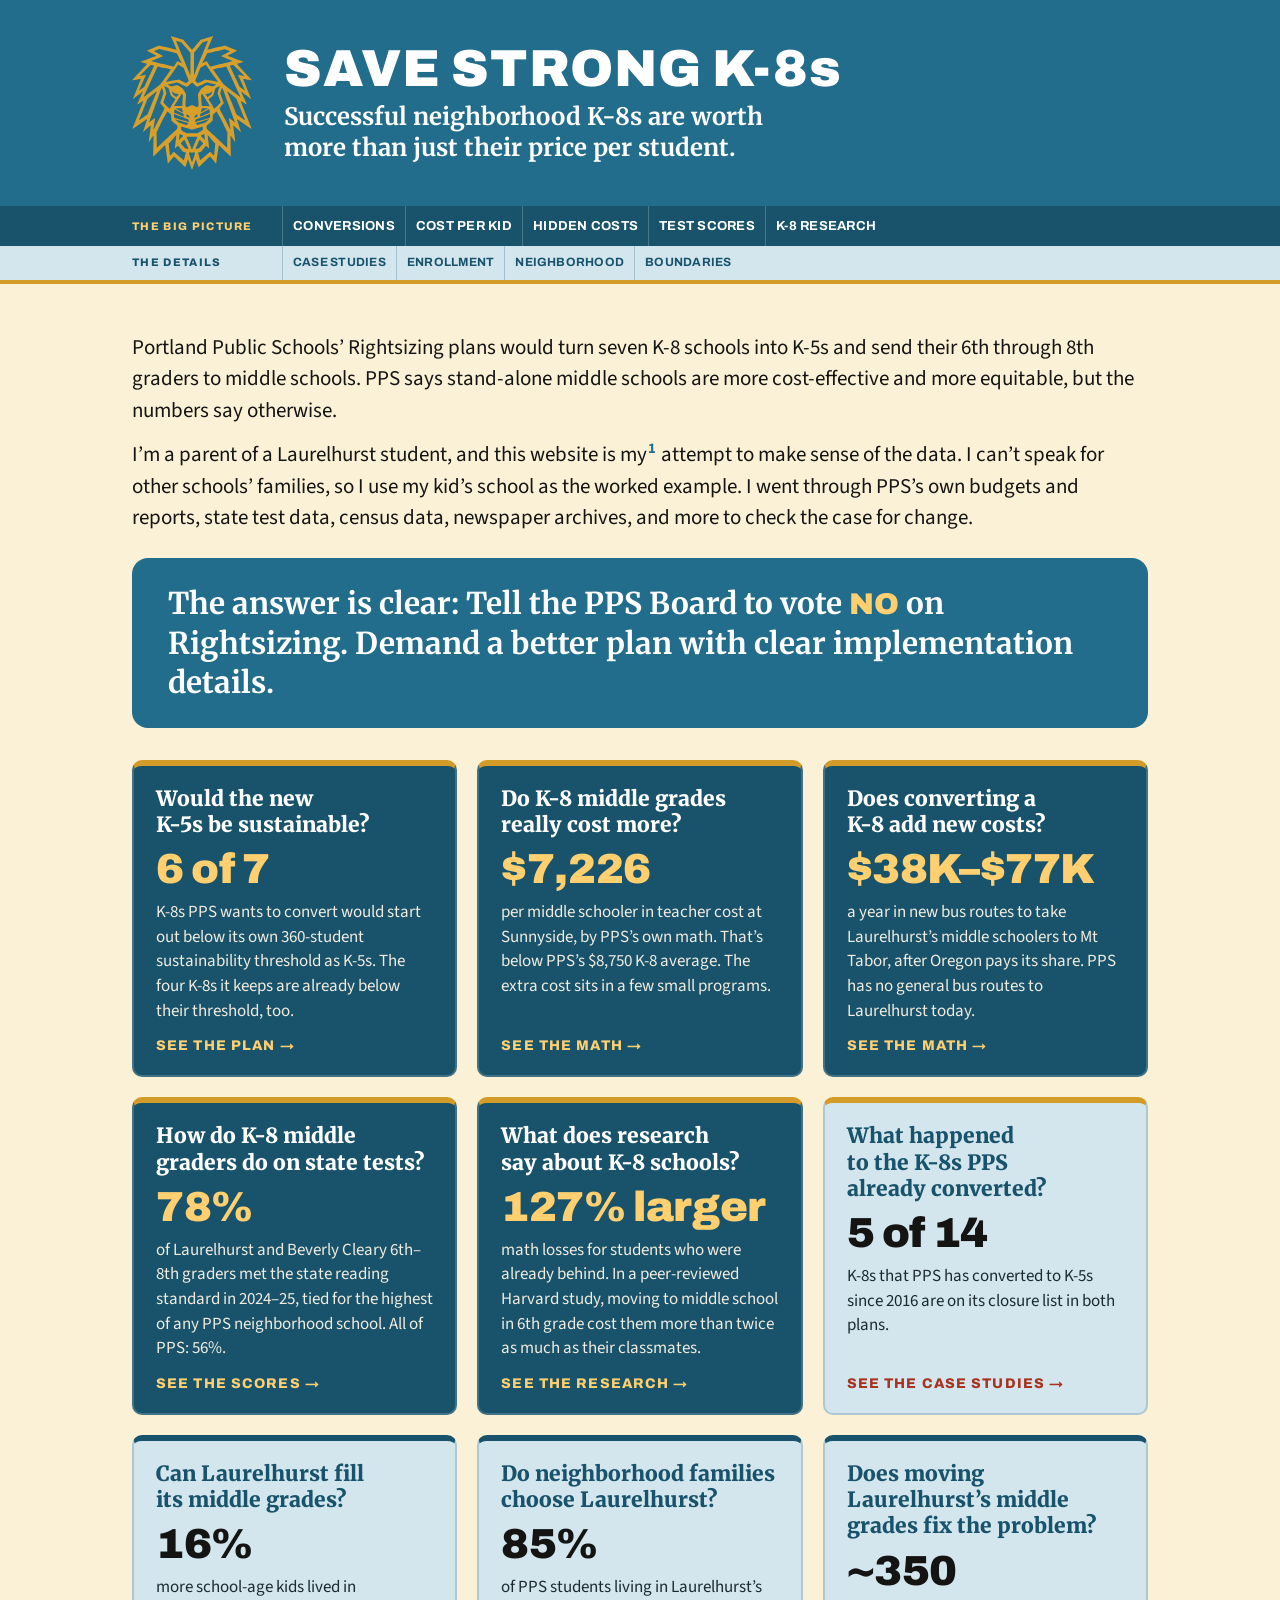
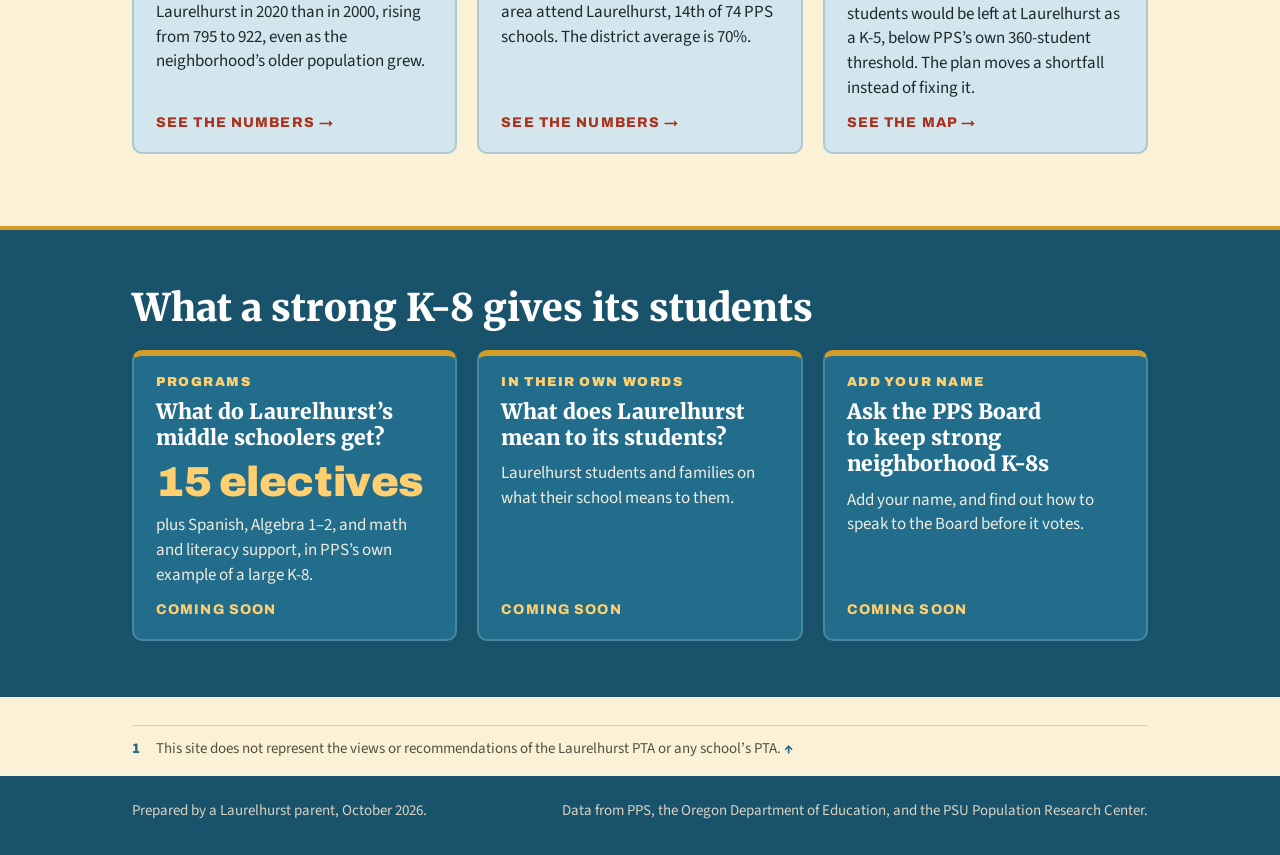
<file: index.html>
<!doctype html>
<html lang="en">
<head>
<meta charset="utf-8">
<meta name="viewport" content="width=device-width, initial-scale=1, viewport-fit=cover">
<title>Strong K-8s Solo Draft</title>
<meta name="claude:viewport-fit-sides" content="cover">
<meta name="description" content="PPS’s Rightsizing plans would turn seven K-8s into K-5s. The data on cost, busing, test scores, and research, with Laurelhurst as a worked example.">
<meta property="og:title" content="Save Strong K-8s">
<meta property="og:description" content="Successful neighborhood K-8s are worth more than just their price per student. See the numbers.">
<meta property="og:type" content="website">
<meta name="theme-color" content="#226d8c">
<link rel="icon" href="assets/lion.svg" type="image/svg+xml">
<link rel="preconnect" href="https://fonts.googleapis.com">
<link rel="preconnect" href="https://fonts.gstatic.com" crossorigin>
<link rel="stylesheet" href="https://fonts.googleapis.com/css2?family=Merriweather:wght@700;900&family=Archivo:wght@700;800;900&family=Source+Sans+3:ital,wght@0,400;0,600;0,700;1,400&display=swap">
<link rel="stylesheet" href="style.css">
</head>
<body>

<header class="masthead">
  <div class="wrap">
    <img class="lion" src="assets/lion.svg" alt="Laurelhurst lion" width="256" height="286">
    <div class="titles">
      <p class="site-name"><a href="index.html">Save Strong <span class="nw">K-8<span class="lc">s</span></span></a></p>
      <p class="tagline">Successful neighborhood K-8s are worth more than just their price per student.</p>
    </div>
  </div>
</header>

<nav class="nav" aria-label="Key issues">
  <div class="nav-bar wrap">
    <button class="nav-toggle" type="button" aria-expanded="false" aria-controls="nav-links">
      <span class="bars" aria-hidden="true"><span></span><span></span><span></span></span>
      Key issues
    </button>
  </div>
  <div class="nav-menu" id="nav-links">
    <div class="nav-row nav-big">
      <div class="wrap">
        <span class="nav-label" id="nav-big-l">The big picture</span>
        <ul aria-labelledby="nav-big-l">
          <li><a href="plan.html">Conversions</a></li>
          <li><a href="cost.html">Cost per kid</a></li>
          <li><a href="hidden.html">Hidden costs</a></li>
          <li><a href="scores.html">Test scores</a></li>
          <li><a href="research.html">K-8 research</a></li>
        </ul>
      </div>
    </div>
    <div class="nav-row nav-details">
      <div class="wrap">
        <span class="nav-label" id="nav-det-l">The details</span>
        <ul aria-labelledby="nav-det-l">
          <li><a href="case_studies.html">Case studies</a></li>
          <li><a href="enrollment.html">Enrollment</a></li>
          <li><a href="neighborhood.html">Neighborhood</a></li>
          <li><a href="boundary.html">Boundaries</a></li>
        </ul>
      </div>
    </div>
    <div class="nav-row nav-more">
      <div class="wrap">
        <ul>
          <li class="nav-extra nav-extra-first"><a href="#programs">Programs</a></li>
          <li class="nav-extra"><a href="#voices">In their own words</a></li>
          <li class="nav-extra"><a href="#sign">Add your name</a></li>
        </ul>
      </div>
    </div>
  </div>
</nav>

<main>
  <section class="intro wrap">
    <p>Portland Public Schools’ Rightsizing plans would turn seven K-8 schools into K-5s and send their 6th through 8th graders to middle schools. PPS says stand-alone middle schools are more cost-effective and more equitable, but the numbers say otherwise.</p>
    <p>I’m a parent of a Laurelhurst student, and this website is my<sup class="fn-ref"><a href="#fn1" id="ref1">1</a></sup> attempt to make sense of the data. I can’t speak for other schools’ families, so I use my kid’s school as the worked example. I went through PPS’s own budgets and reports, state test data, census data, newspaper archives, and more to check the case for change.</p>
    <div class="callout intro-ask">
      <p>The answer is clear: Tell the PPS Board to vote <strong>NO</strong> on Rightsizing. Demand a better plan with clear implementation details.</p>
    </div>
  </section>

  <ul class="cards wrap">
    <li class="card live card-big" id="plan">
      <h2><a href="plan.html">Would the new <span class="nw">K-5s</span> be sustainable?</a></h2>
      <div class="stat">6 of 7</div>
      <p>K-8s PPS wants to convert would start out below its own 360-student sustainability threshold as K-5s. The four K-8s it keeps are already below their threshold, too.</p>
      <span class="more">See the plan →</span>
    </li>

    <li class="card live card-big" id="cost">
      <h2><a href="cost.html">Do <span class="nw">K-8</span> middle grades really cost more?</a></h2>
      <div class="stat">$7,226</div>
      <p>per middle schooler in teacher cost at Sunnyside, by PPS’s own math. That’s below PPS’s $8,750 K-8 average. The extra cost sits in a few small programs.</p>
      <span class="more">See the math →</span>
    </li>

    <li class="card live card-big" id="busing">
      <h2><a href="hidden.html">Does converting a <span class="nw">K-8</span> add new costs?</a></h2>
      <div class="stat">$38K–$77K</div>
      <p>a year in new bus routes to take Laurelhurst’s middle schoolers to Mt Tabor, after Oregon pays its share. PPS has no general bus routes to Laurelhurst today.</p>
      <span class="more">See the math →</span>
    </li>

    <li class="card live card-big" id="scores">
      <h2><a href="scores.html">How do <span class="nw">K-8</span> middle graders do on state tests?</a></h2>
      <div class="stat">78%</div>
      <p>of Laurelhurst and Beverly Cleary 6th–8th graders met the state reading standard in 2024–25, tied for the highest of any PPS neighborhood school. All of PPS: 56%.</p>
      <span class="more">See the scores →</span>
    </li>

    <li class="card live card-big" id="research">
      <h2><a href="research.html">What does research say about <span class="nw">K-8</span> schools?</a></h2>
      <div class="stat">127% larger</div>
      <p>math losses for students who were already behind. In a peer-reviewed Harvard study, moving to middle school in 6th grade cost them more than twice as much as their classmates.</p>
      <span class="more">See the research →</span>
    </li>

    <li class="card live card-detail" id="case-studies">
      <h2><a href="case_studies.html">What happened to the <span class="nw">K-8s</span> PPS already converted?</a></h2>
      <div class="stat">5 of 14</div>
      <p>K-8s that PPS has converted to K-5s since 2016 are on its closure list in both plans.</p>
      <span class="more">See the case studies →</span>
    </li>

    <li class="card live card-detail card-lh" id="enrollment">
      <h2><a href="enrollment.html">Can Laurelhurst fill its middle grades?</a></h2>
      <div class="stat">16%</div>
      <p>more school-age kids lived in Laurelhurst in 2020 than in 2000, rising from 795 to 922, even as the neighborhood’s older population grew.</p>
      <span class="more">See the numbers →</span>
    </li>

    <li class="card live card-detail card-lh" id="neighborhood">
      <h2><a href="neighborhood.html">Do neighborhood families choose Laurelhurst?</a></h2>
      <div class="stat">85%</div>
      <p>of PPS students living in Laurelhurst’s area attend Laurelhurst, 14th of 74 PPS schools. The district average is 70%.</p>
      <span class="more">See the numbers →</span>
    </li>

    <li class="card live card-detail card-lh" id="boundary">
      <h2><a href="boundary.html">Does moving Laurelhurst’s middle grades fix the problem?</a></h2>
      <div class="stat">~350</div>
      <p>students would be left at Laurelhurst as a K-5, below PPS’s own 360-student threshold. The plan moves a shortfall instead of fixing it.</p>
      <span class="more">See the map →</span>
    </li>

  </ul>

  <section class="why" aria-labelledby="why-h">
    <div class="wrap">
      <h2 id="why-h">What a strong <span class="nw">K-8</span> gives its students</h2>
      <ul class="cards why-cards">
        <li class="card why-card" id="programs">
          <span class="why-label">Programs</span>
          <h3>What do Laurelhurst’s middle schoolers get?</h3>
          <div class="stat">15 electives</div>
          <p>plus Spanish, Algebra 1–2, and math and literacy support, in PPS’s own example of a large K-8.</p>
          <span class="more">Coming soon</span>
        </li>
        <li class="card why-card" id="voices">
          <span class="why-label">In their own words</span>
          <h3>What does Laurelhurst mean to its students?</h3>
          <p>Laurelhurst students and families on what their school means to them.</p>
          <span class="more">Coming soon</span>
        </li>
        <li class="card why-card" id="sign">
          <span class="why-label">Add your name</span>
          <h3>Ask the PPS Board to keep strong neighborhood <span class="nw">K-8s</span></h3>
          <p>Add your name, and find out how to speak to the Board before it votes.</p>
          <span class="more">Coming soon</span>
        </li>
      </ul>
    </div>
  </section>
  <section class="page-notes wrap" aria-label="Notes">
    <p class="footnote fn-num" id="fn1"><a class="fn-back" href="#ref1" aria-label="Note 1, back to text">1</a> This site does not represent the views or recommendations of the Laurelhurst PTA or any school’s PTA. <a class="fn-up" href="#ref1" aria-label="Back to text">↑</a></p>
  </section>
</main>

<footer class="site-footer">
  <div class="wrap">
    <span>Prepared by a Laurelhurst parent, October 2026.</span>
    <span>Data from PPS, the Oregon Department of Education, and the PSU Population Research Center.</span>
  </div>
</footer>

<script src="site.js"></script>

</body>
</html>
</file>
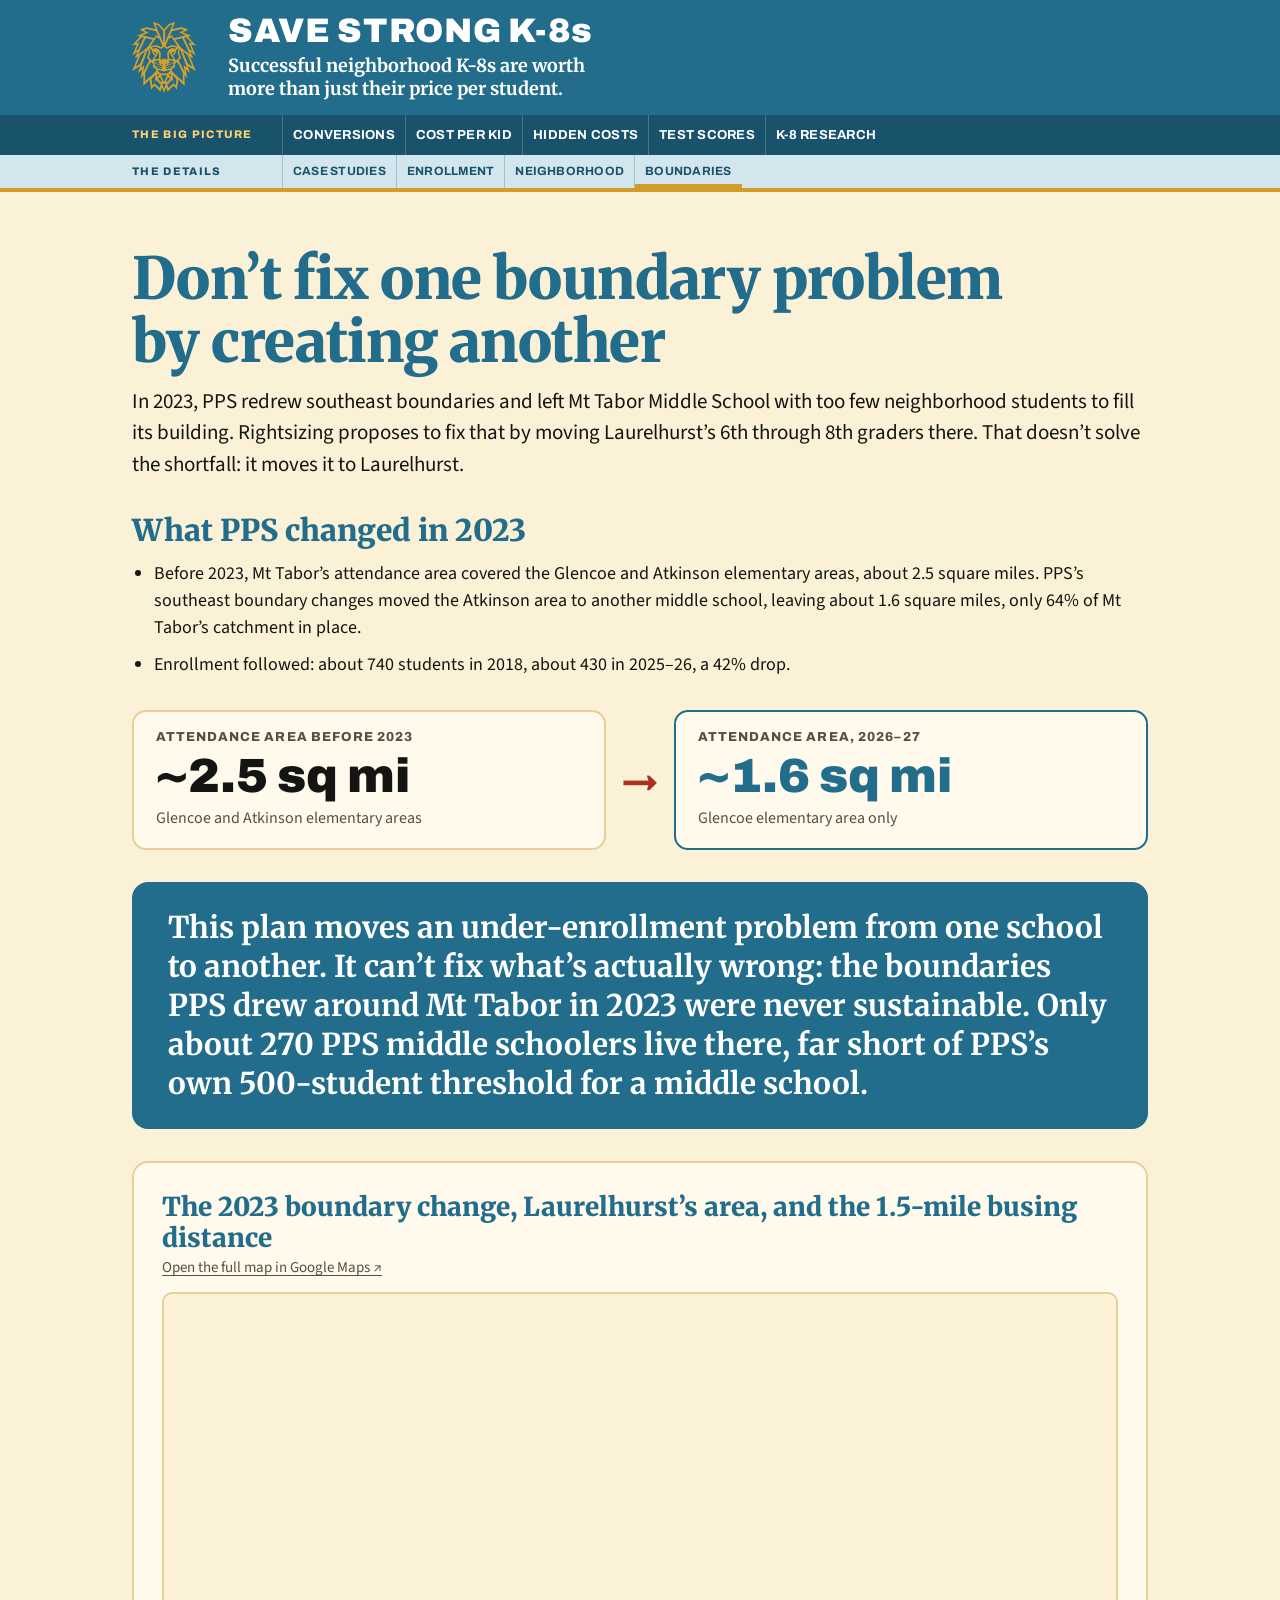
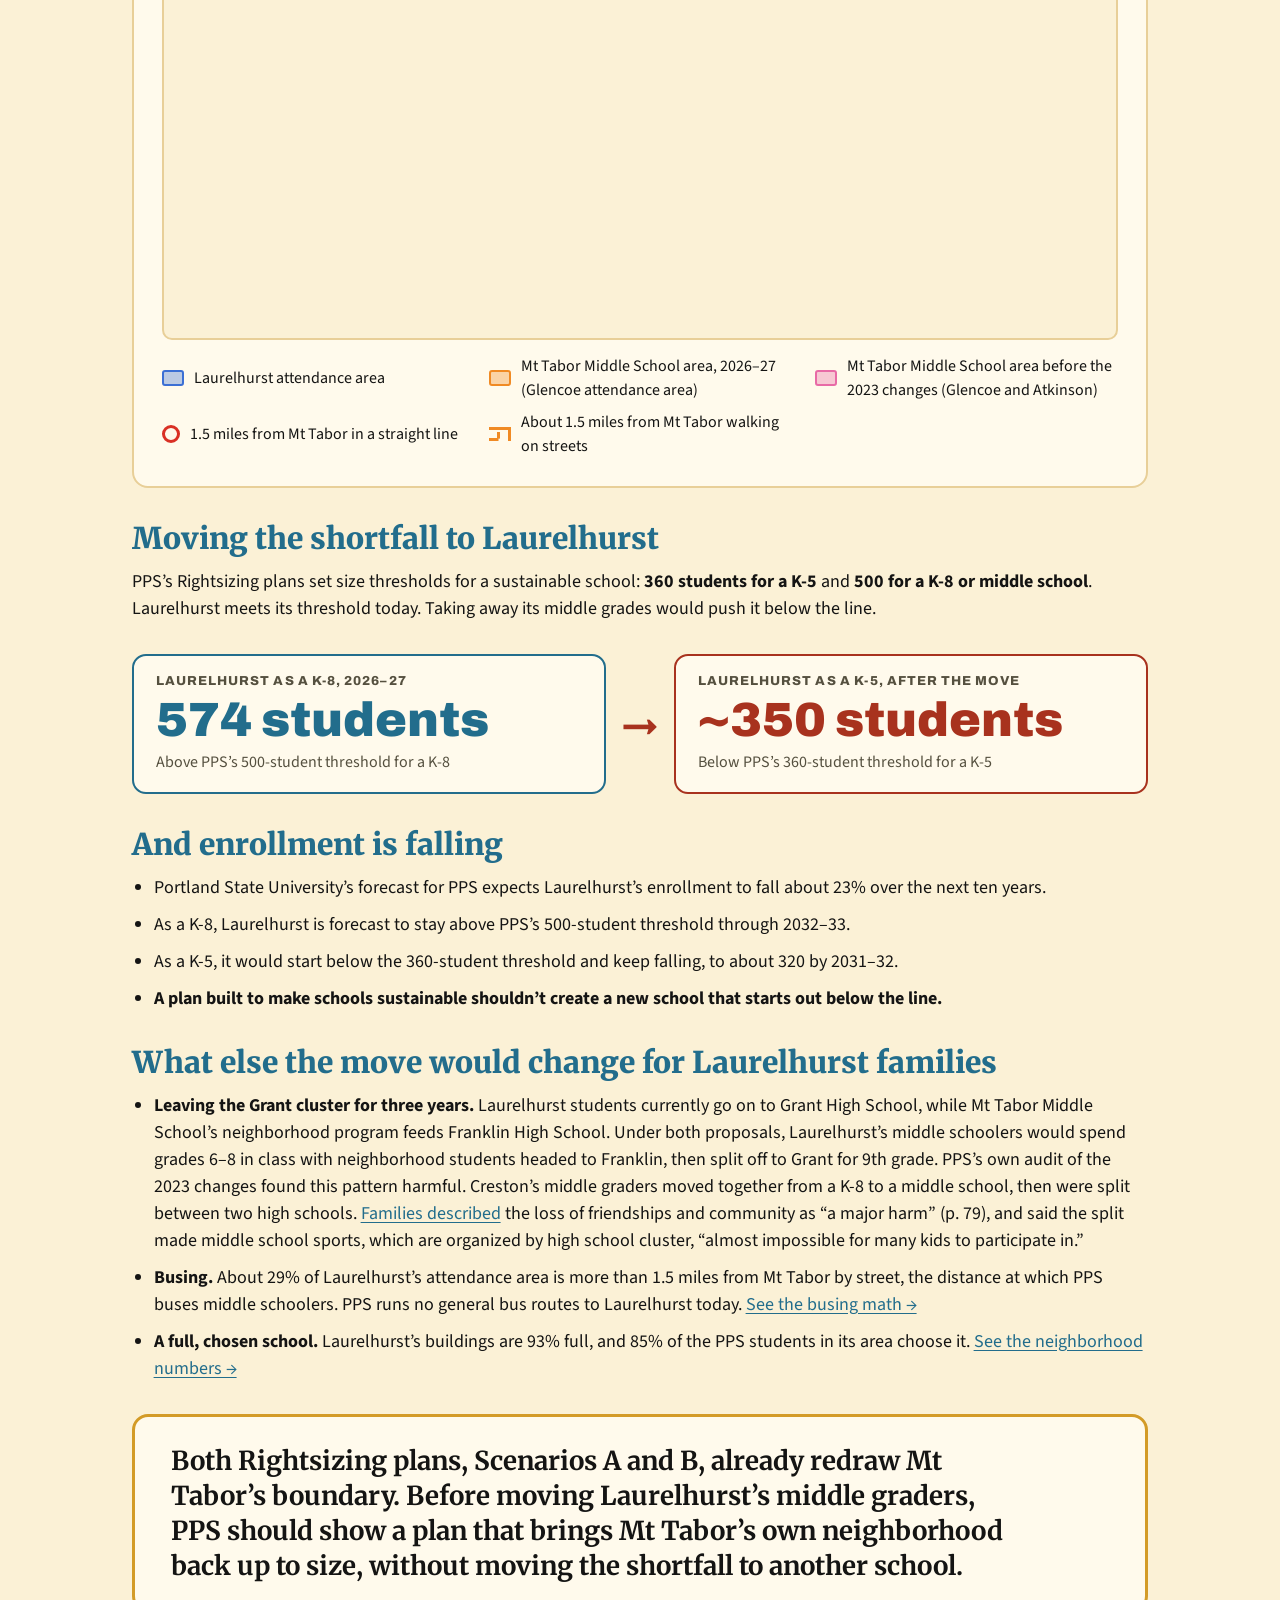
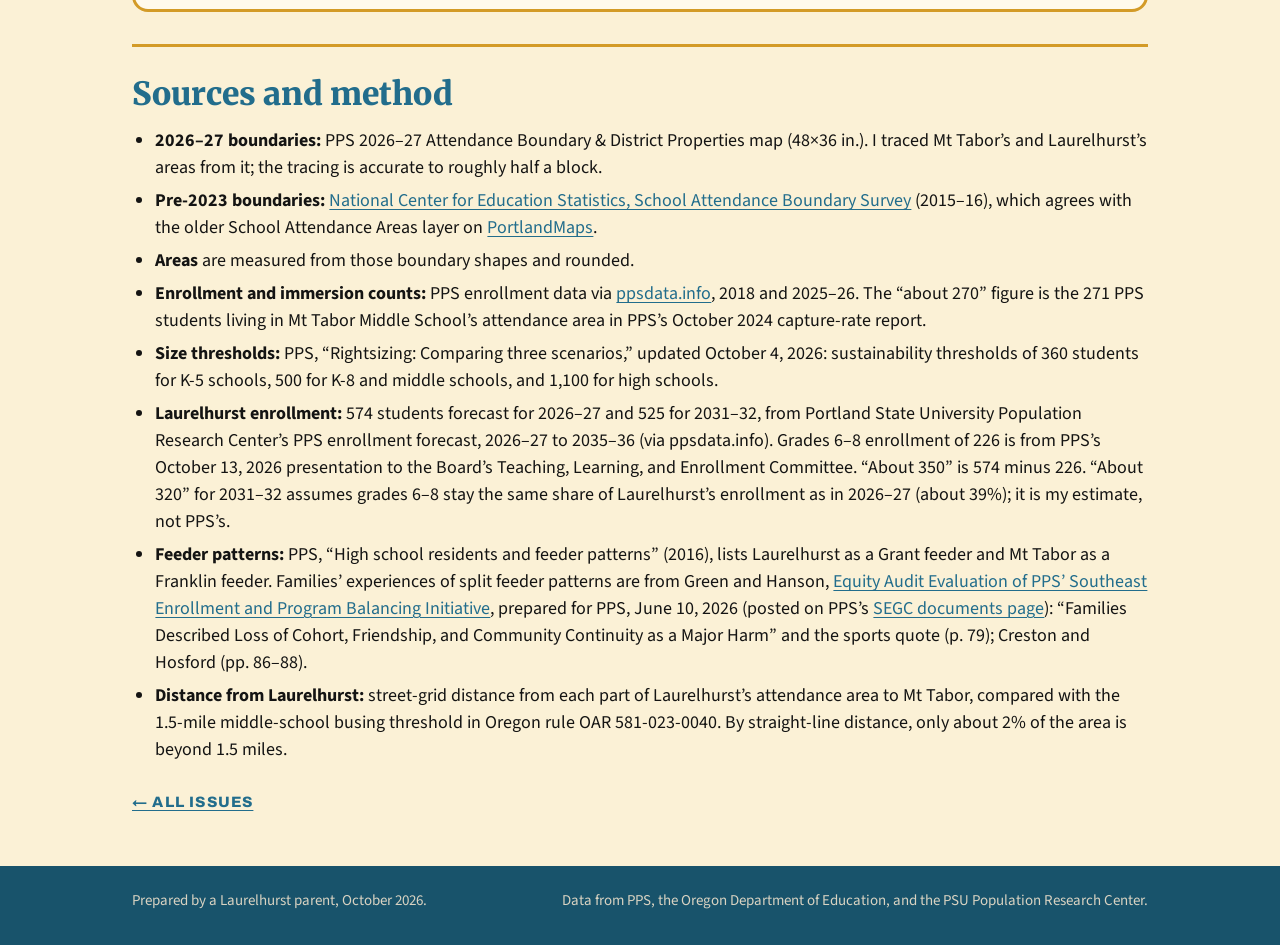
<file: boundary.html>
<!doctype html>
<html lang="en">
<head>
<meta charset="utf-8">
<meta name="viewport" content="width=device-width, initial-scale=1, viewport-fit=cover">
<title>Boundaries | Save Strong K-8s</title>
<meta name="claude:viewport-fit-sides" content="cover">
<meta name="description" content="PPS’s 2023 boundary changes left one middle school too small. Moving Laurelhurst’s middle grades would push Laurelhurst below PPS’s own size threshold instead.">
<meta property="og:title" content="Don’t fix one boundary problem by creating another">
<meta property="og:description" content="As a K-8, Laurelhurst meets PPS’s size threshold. As a K-5, it would fall below it on day one.">
<meta property="og:type" content="article">
<meta name="theme-color" content="#226d8c">
<link rel="icon" href="assets/lion.svg" type="image/svg+xml">
<link rel="preconnect" href="https://fonts.googleapis.com">
<link rel="preconnect" href="https://fonts.gstatic.com" crossorigin>
<link rel="stylesheet" href="https://fonts.googleapis.com/css2?family=Merriweather:wght@700;900&family=Archivo:wght@700;800;900&family=Source+Sans+3:ital,wght@0,400;0,600;0,700;1,400&display=swap">
<link rel="stylesheet" href="style.css">
</head>
<body>

<header class="masthead compact">
  <div class="wrap">
    <a href="./"><img class="lion" src="assets/lion.svg" alt="Laurelhurst lion, back to the home page" width="256" height="286"></a>
    <div class="titles">
      <p class="site-name"><a href="./">Save Strong <span class="nw">K-8<span class="lc">s</span></span></a></p>
      <p class="tagline">Successful neighborhood K-8s are worth more than just their price per student.</p>
    </div>
  </div>
</header>

<nav class="nav" aria-label="Key issues">
  <div class="nav-bar wrap">
    <button class="nav-toggle" type="button" aria-expanded="false" aria-controls="nav-links">
      <span class="bars" aria-hidden="true"><span></span><span></span><span></span></span>
      Key issues
    </button>
  </div>
  <div class="nav-menu" id="nav-links">
    <div class="nav-row nav-big">
      <div class="wrap">
        <span class="nav-label" id="nav-big-l">The big picture</span>
        <ul aria-labelledby="nav-big-l">
          <li><a href="plan.html">Conversions</a></li>
          <li><a href="cost.html">Cost per kid</a></li>
          <li><a href="hidden.html">Hidden costs</a></li>
          <li><a href="scores.html">Test scores</a></li>
          <li><a href="research.html">K-8 research</a></li>
        </ul>
      </div>
    </div>
    <div class="nav-row nav-details">
      <div class="wrap">
        <span class="nav-label" id="nav-det-l">The details</span>
        <ul aria-labelledby="nav-det-l">
          <li><a href="case_studies.html">Case studies</a></li>
          <li><a href="enrollment.html">Enrollment</a></li>
          <li><a href="neighborhood.html">Neighborhood</a></li>
          <li><a href="boundary.html" aria-current="page">Boundaries</a></li>
        </ul>
      </div>
    </div>
    <div class="nav-row nav-more">
      <div class="wrap">
        <ul>
          <li class="nav-extra nav-extra-first"><a href="./#programs">Programs</a></li>
          <li class="nav-extra"><a href="./#voices">In their own words</a></li>
          <li class="nav-extra"><a href="./#sign">Add your name</a></li>
        </ul>
      </div>
    </div>
  </div>
</nav>

<main class="wrap article">
  <div class="lede">
    <h1>Don’t fix one boundary problem by creating another</h1>
    <p>In 2023, PPS redrew southeast boundaries and left Mt Tabor Middle School with too few neighborhood students to fill its building. Rightsizing proposes to fix that by moving Laurelhurst’s 6th through 8th graders there. That doesn’t solve the shortfall: it moves it to Laurelhurst.</p>
  </div>

  <section class="points" aria-labelledby="y2023-h">
    <h2 id="y2023-h">What PPS changed in 2023</h2>
    <ul>
      <li>Before 2023, Mt Tabor’s attendance area covered the Glencoe and Atkinson elementary areas, about 2.5 square miles. PPS’s southeast boundary changes moved the Atkinson area to another middle school, leaving about 1.6 square miles, only 64% of Mt Tabor’s catchment in place.</li>
      <li>Enrollment followed: about 740 students in 2018, about 430 in 2025–26, a 42% drop.</li>
    </ul>
  </section>

  <section class="compare-strip" aria-label="Mt Tabor Middle School’s attendance area before and after the 2023 boundary change">
    <div class="cs-item">
      <span class="cs-label">Attendance area before 2023</span>
      <span class="cs-num">~2.5 sq mi</span>
      <span class="cs-note">Glencoe and Atkinson elementary areas</span>
    </div>
    <div class="cs-arrow" aria-hidden="true">→</div>
    <div class="cs-item now">
      <span class="cs-label">Attendance area, 2026–27</span>
      <span class="cs-num">~1.6 sq mi</span>
      <span class="cs-note">Glencoe elementary area only</span>
    </div>
  </section>

  <section class="callout">
    <p>This plan moves an under-enrollment problem from one school to another. It can’t fix what’s actually wrong: the boundaries PPS drew around Mt Tabor in 2023 were never sustainable. Only about 270 PPS middle schoolers live there, far short of PPS’s own 500-student threshold for a middle school.</p>
  </section>

  <figure class="chart map-figure">
    <figcaption>
      <span class="chart-title">The 2023 boundary change, Laurelhurst’s area, and the 1.5-mile busing distance</span>
      <a class="src" href="https://www.google.com/maps/d/viewer?mid=1nFESiGaha_3EtF3at_b5tqLNyVWnlS8&ll=45.51488490633247%2C-122.61780241483198&z=14">Open the full map in Google Maps ↗</a>
    </figcaption>
    <div class="map-frame" style="height:clamp(420px, 72vh, 760px)">
      <iframe src="https://www.google.com/maps/d/embed?mid=1nFESiGaha_3EtF3at_b5tqLNyVWnlS8&ll=45.51488490633247%2C-122.61780241483198&z=14" width="100%" height="100%" style="border:0;width:100%;height:100%" title="Map of Mt Tabor Middle School’s attendance area before and after 2023, and Laurelhurst’s attendance area" loading="lazy" referrerpolicy="no-referrer-when-downgrade" allowfullscreen></iframe>
    </div>
    <ul class="map-key">
      <li><span class="mk area" style="--c:#3b6fd4"></span>Laurelhurst attendance area</li>
      <li><span class="mk area" style="--c:#f08a24"></span>Mt Tabor Middle School area, 2026–27 (Glencoe attendance area)</li>
      <li><span class="mk area" style="--c:#e86aa6"></span>Mt Tabor Middle School area before the 2023 changes (Glencoe and Atkinson)</li>
      <li><span class="mk ring" style="--c:#d93025"></span>1.5 miles from Mt Tabor in a straight line</li>
      <li><span class="mk steps" style="--c:#f08a24"></span>About 1.5 miles from Mt Tabor walking on streets</li>
    </ul>
  </figure>

  <section class="points" aria-labelledby="pass-h">
    <h2 id="pass-h">Moving the shortfall to Laurelhurst</h2>
    <p class="points-lede">PPS’s Rightsizing plans set size thresholds for a sustainable school: <strong>360 students for a K-5</strong> and <strong>500 for a K-8 or middle school</strong>. Laurelhurst meets its threshold today. Taking away its middle grades would push it below the line.</p>
  </section>

  <section class="compare-strip" aria-label="Laurelhurst’s enrollment against PPS’s size thresholds, as a K-8 and as a K-5">
    <div class="cs-item now">
      <span class="cs-label">Laurelhurst as a K-8, 2026–27</span>
      <span class="cs-num">574 students</span>
      <span class="cs-note">Above PPS’s 500-student threshold for a K-8</span>
    </div>
    <div class="cs-arrow" aria-hidden="true">→</div>
    <div class="cs-item below">
      <span class="cs-label">Laurelhurst as a K-5, after the move</span>
      <span class="cs-num">~350 students</span>
      <span class="cs-note">Below PPS’s 360-student threshold for a K-5</span>
    </div>
  </section>

  <section class="points" aria-labelledby="ahead-h">
    <h2 id="ahead-h">And enrollment is falling</h2>
    <ul>
      <li>Portland State University’s forecast for PPS expects Laurelhurst’s enrollment to fall about 23% over the next ten years.</li>
      <li>As a K-8, Laurelhurst is forecast to stay above PPS’s 500-student threshold through 2032–33.</li>
      <li>As a K-5, it would start below the 360-student threshold and keep falling, to about 320 by 2031–32.</li>
      <li><strong>A plan built to make schools sustainable shouldn’t create a new school that starts out below the line.</strong></li>
    </ul>
  </section>

  <section class="points" aria-labelledby="lh-h">
    <h2 id="lh-h">What else the move would change for Laurelhurst families</h2>
    <ul>
      <li><strong>Leaving the Grant cluster for three years.</strong> Laurelhurst students currently go on to Grant High School, while Mt Tabor Middle School’s neighborhood program feeds Franklin High School. Under both proposals, Laurelhurst’s middle schoolers would spend grades 6–8 in class with neighborhood students headed to Franklin, then split off to Grant for 9th grade. PPS’s own audit of the 2023 changes found this pattern harmful. Creston’s middle graders moved together from a K-8 to a middle school, then were split between two high schools. <a href="https://drive.google.com/file/d/1gcq_2z1sc6yj90PJCsUc9yqrLfAVWxSz/view">Families described</a> the loss of friendships and community as “a major harm” (p. 79), and said the split made middle school sports, which are organized by high school cluster, “almost impossible for many kids to participate in.”</li>
      <li><strong>Busing.</strong> About 29% of Laurelhurst’s attendance area is more than 1.5 miles from Mt Tabor by street, the distance at which PPS buses middle schoolers. PPS runs no general bus routes to Laurelhurst today. <a href="hidden.html">See the busing math →</a></li>
      <li><strong>A full, chosen school.</strong> Laurelhurst’s buildings are 93% full, and 85% of the PPS students in its area choose it. <a href="neighborhood.html">See the neighborhood numbers →</a></li>
    </ul>
  </section>

  <section class="ask" aria-label="What I’m asking">
    <p>Both Rightsizing plans, Scenarios A and B, already redraw Mt Tabor’s boundary. Before moving Laurelhurst’s middle graders, PPS should show a plan that brings Mt Tabor’s own neighborhood back up to size, without moving the shortfall to another school.</p>
  </section>

  <section class="methods" aria-labelledby="methods">
    <h2 id="methods">Sources and method</h2>
    <ul>
      <li><strong>2026–27 boundaries:</strong> PPS 2026–27 Attendance Boundary &amp; District Properties map (48×36 in.). I traced Mt Tabor’s and Laurelhurst’s areas from it; the tracing is accurate to roughly half a block.</li>
      <li><strong>Pre-2023 boundaries:</strong> <a href="https://nces.ed.gov/programs/edge/SABS">National Center for Education Statistics, School Attendance Boundary Survey</a> (2015–16), which agrees with the older School Attendance Areas layer on <a href="https://www.portlandmaps.com">PortlandMaps</a>.</li>
      <li><strong>Areas</strong> are measured from those boundary shapes and rounded.</li>
      <li><strong>Enrollment and immersion counts:</strong> PPS enrollment data via <a href="https://ppsdata.info">ppsdata.info</a>, 2018 and 2025–26. The “about 270” figure is the 271 PPS students living in Mt Tabor Middle School’s attendance area in PPS’s October 2024 capture-rate report.</li>
      <li><strong>Size thresholds:</strong> PPS, “Rightsizing: Comparing three scenarios,” updated October 4, 2026: sustainability thresholds of 360 students for K-5 schools, 500 for K-8 and middle schools, and 1,100 for high schools.</li>
      <li><strong>Laurelhurst enrollment:</strong> 574 students forecast for 2026–27 and 525 for 2031–32, from Portland State University Population Research Center’s PPS enrollment forecast, 2026–27 to 2035–36 (via ppsdata.info). Grades 6–8 enrollment of 226 is from PPS’s October 13, 2026 presentation to the Board’s Teaching, Learning, and Enrollment Committee. “About 350” is 574 minus 226. “About 320” for 2031–32 assumes grades 6–8 stay the same share of Laurelhurst’s enrollment as in 2026–27 (about 39%); it is my estimate, not PPS’s.</li>
      <li><strong>Feeder patterns:</strong> PPS, “High school residents and feeder patterns” (2016), lists Laurelhurst as a Grant feeder and Mt Tabor as a Franklin feeder. Families’ experiences of split feeder patterns are from Green and Hanson, <a href="https://drive.google.com/file/d/1gcq_2z1sc6yj90PJCsUc9yqrLfAVWxSz/view">Equity Audit Evaluation of PPS’ Southeast Enrollment and Program Balancing Initiative</a>, prepared for PPS, June 10, 2026 (posted on PPS’s <a href="https://www.pps.net/about/portland-public-schools-information/rightsize/segc-documents">SEGC documents page</a>): “Families Described Loss of Cohort, Friendship, and Community Continuity as a Major Harm” and the sports quote (p. 79); Creston and Hosford (pp. 86–88).</li>
      <li><strong>Distance from Laurelhurst:</strong> street-grid distance from each part of Laurelhurst’s attendance area to Mt Tabor, compared with the 1.5-mile middle-school busing threshold in Oregon rule OAR 581-023-0040. By straight-line distance, only about 2% of the area is beyond 1.5 miles.</li>
    </ul>
  </section>

  <a class="back" href="./">← All issues</a>
</main>

<footer class="site-footer">
  <div class="wrap">
    <span>Prepared by a Laurelhurst parent, October 2026.</span>
    <span>Data from PPS, the Oregon Department of Education, and the PSU Population Research Center.</span>
  </div>
</footer>

<script src="site.js"></script>
</body>
</html>
</file>
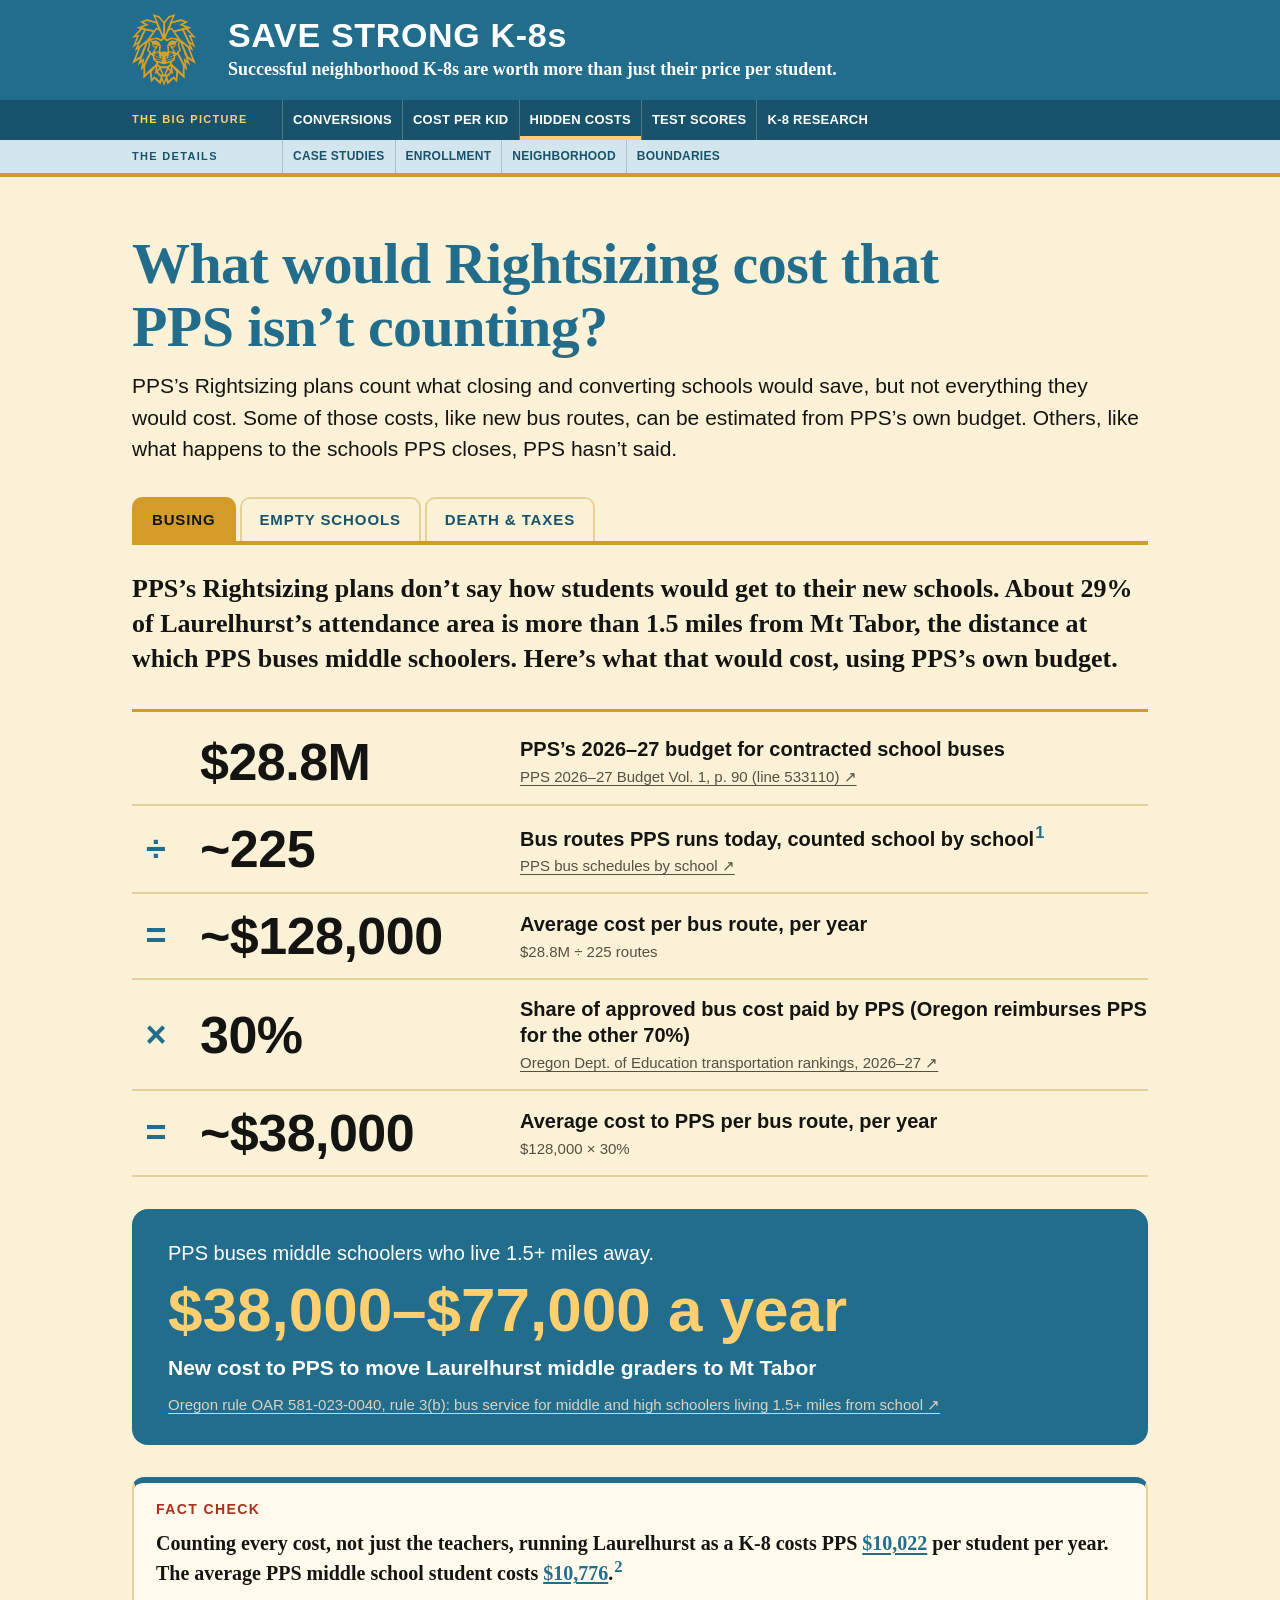
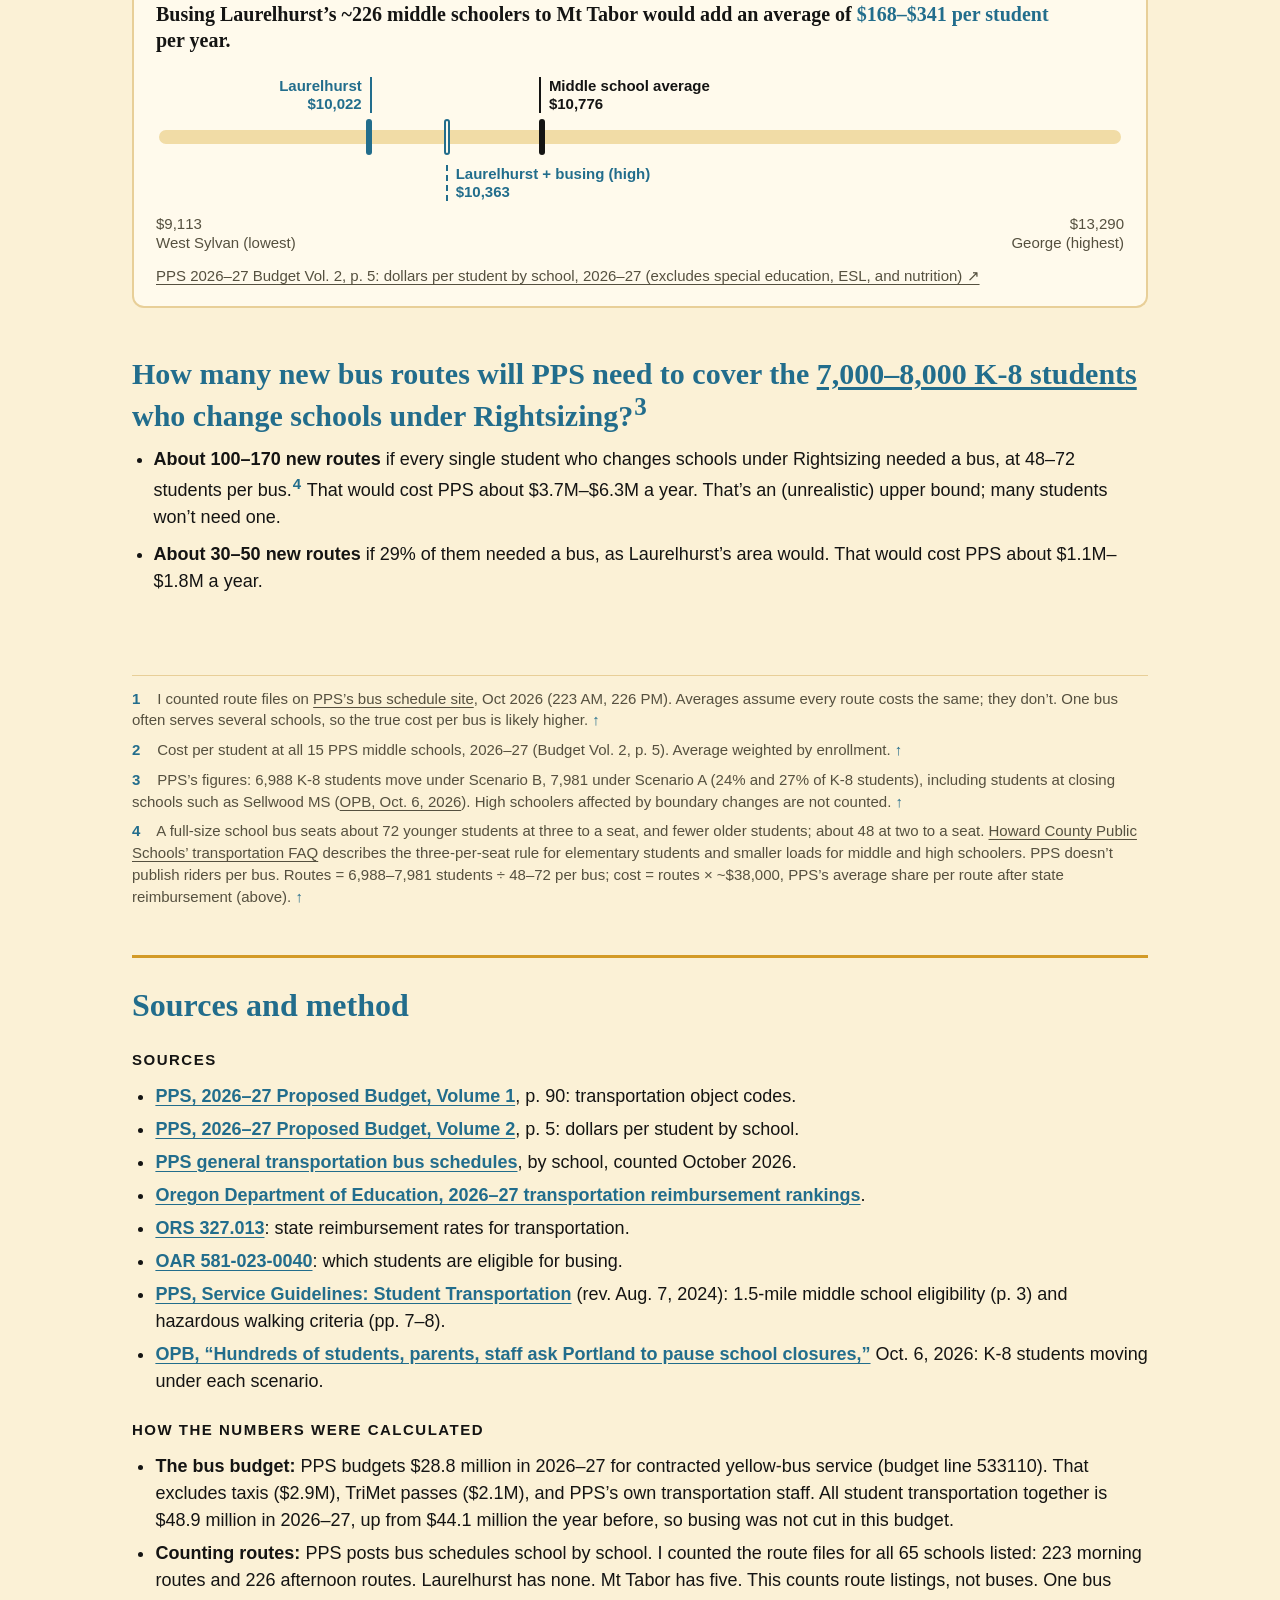
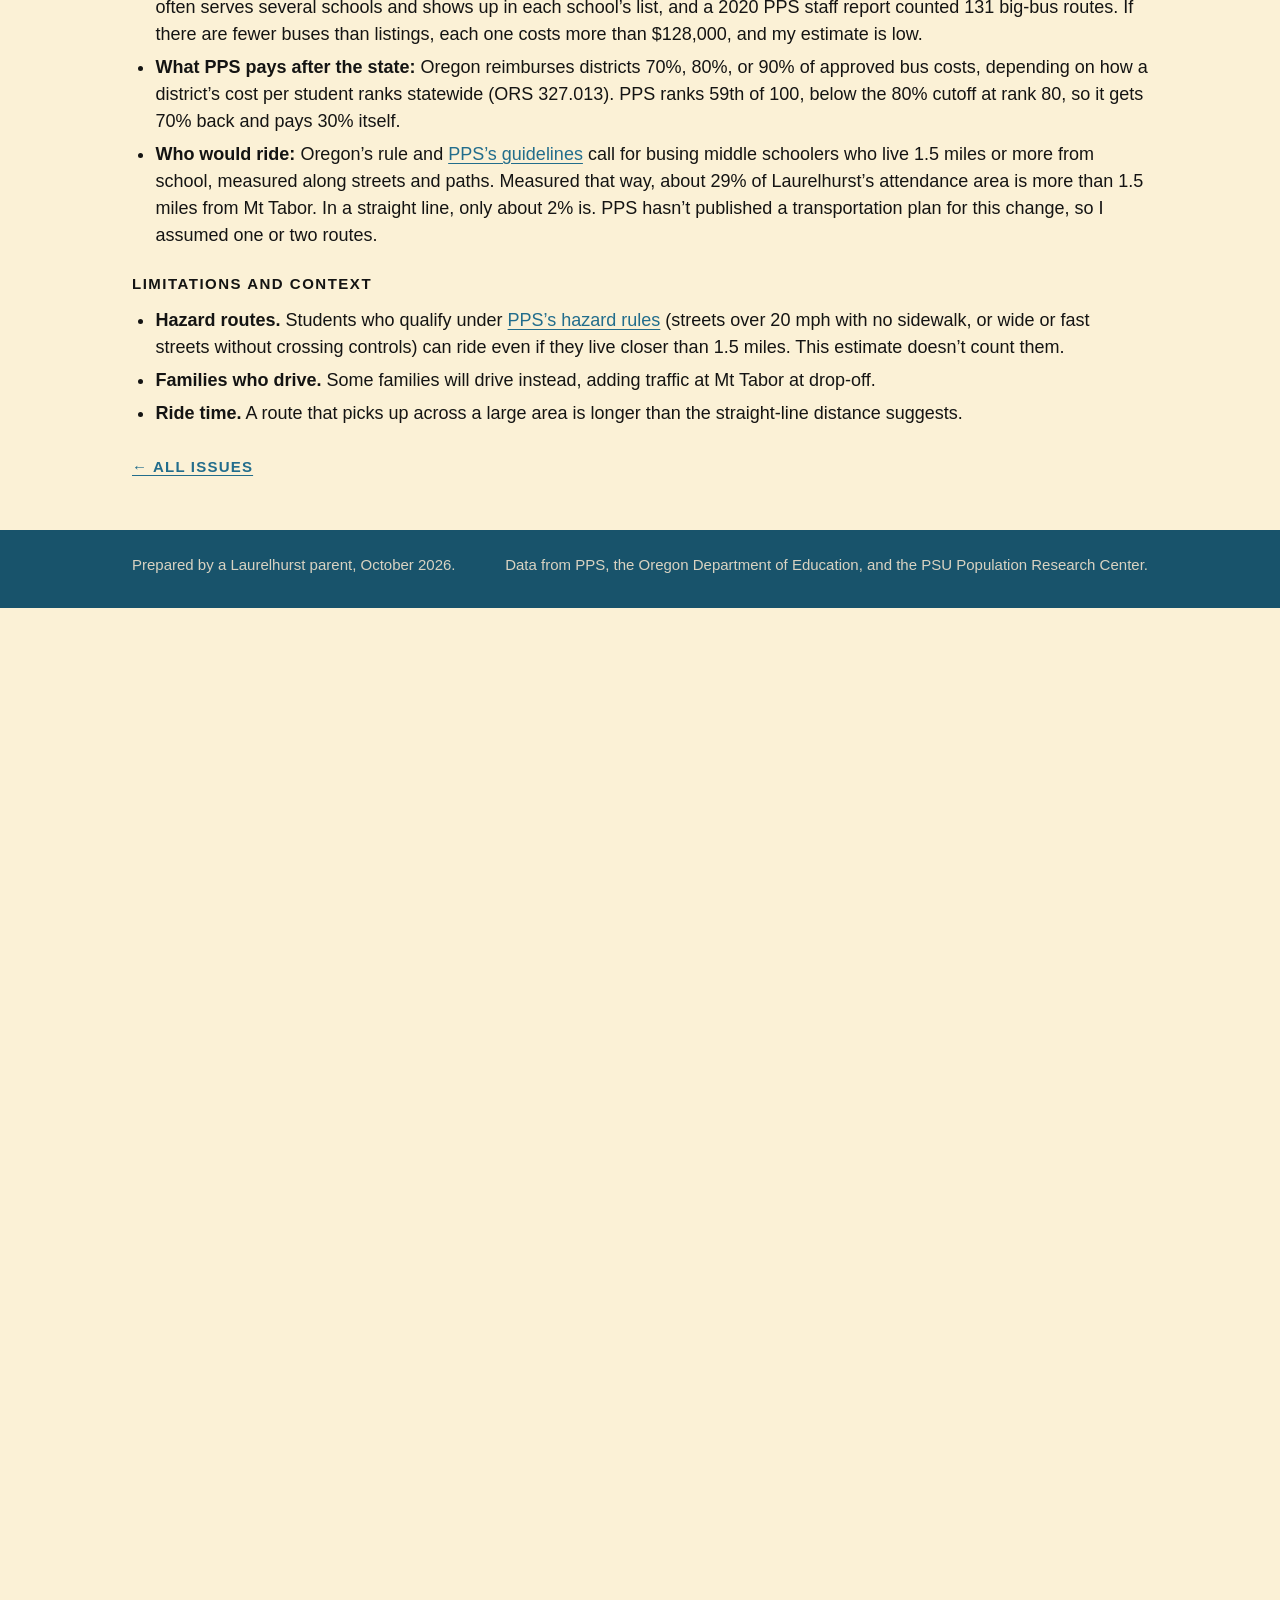
<file: busing.html>
<!doctype html>
<html lang="en">
<head>
<meta charset="utf-8">
<meta name="viewport" content="width=device-width, initial-scale=1">
<title>Hidden Costs | Save Strong K-8s</title>
<meta http-equiv="refresh" content="0; url=hidden.html">
<link rel="canonical" href="hidden.html">
</head>
<body>
<p>This page has moved to <a href="hidden.html">Hidden costs</a>.</p>
</body>
</html>
</file>
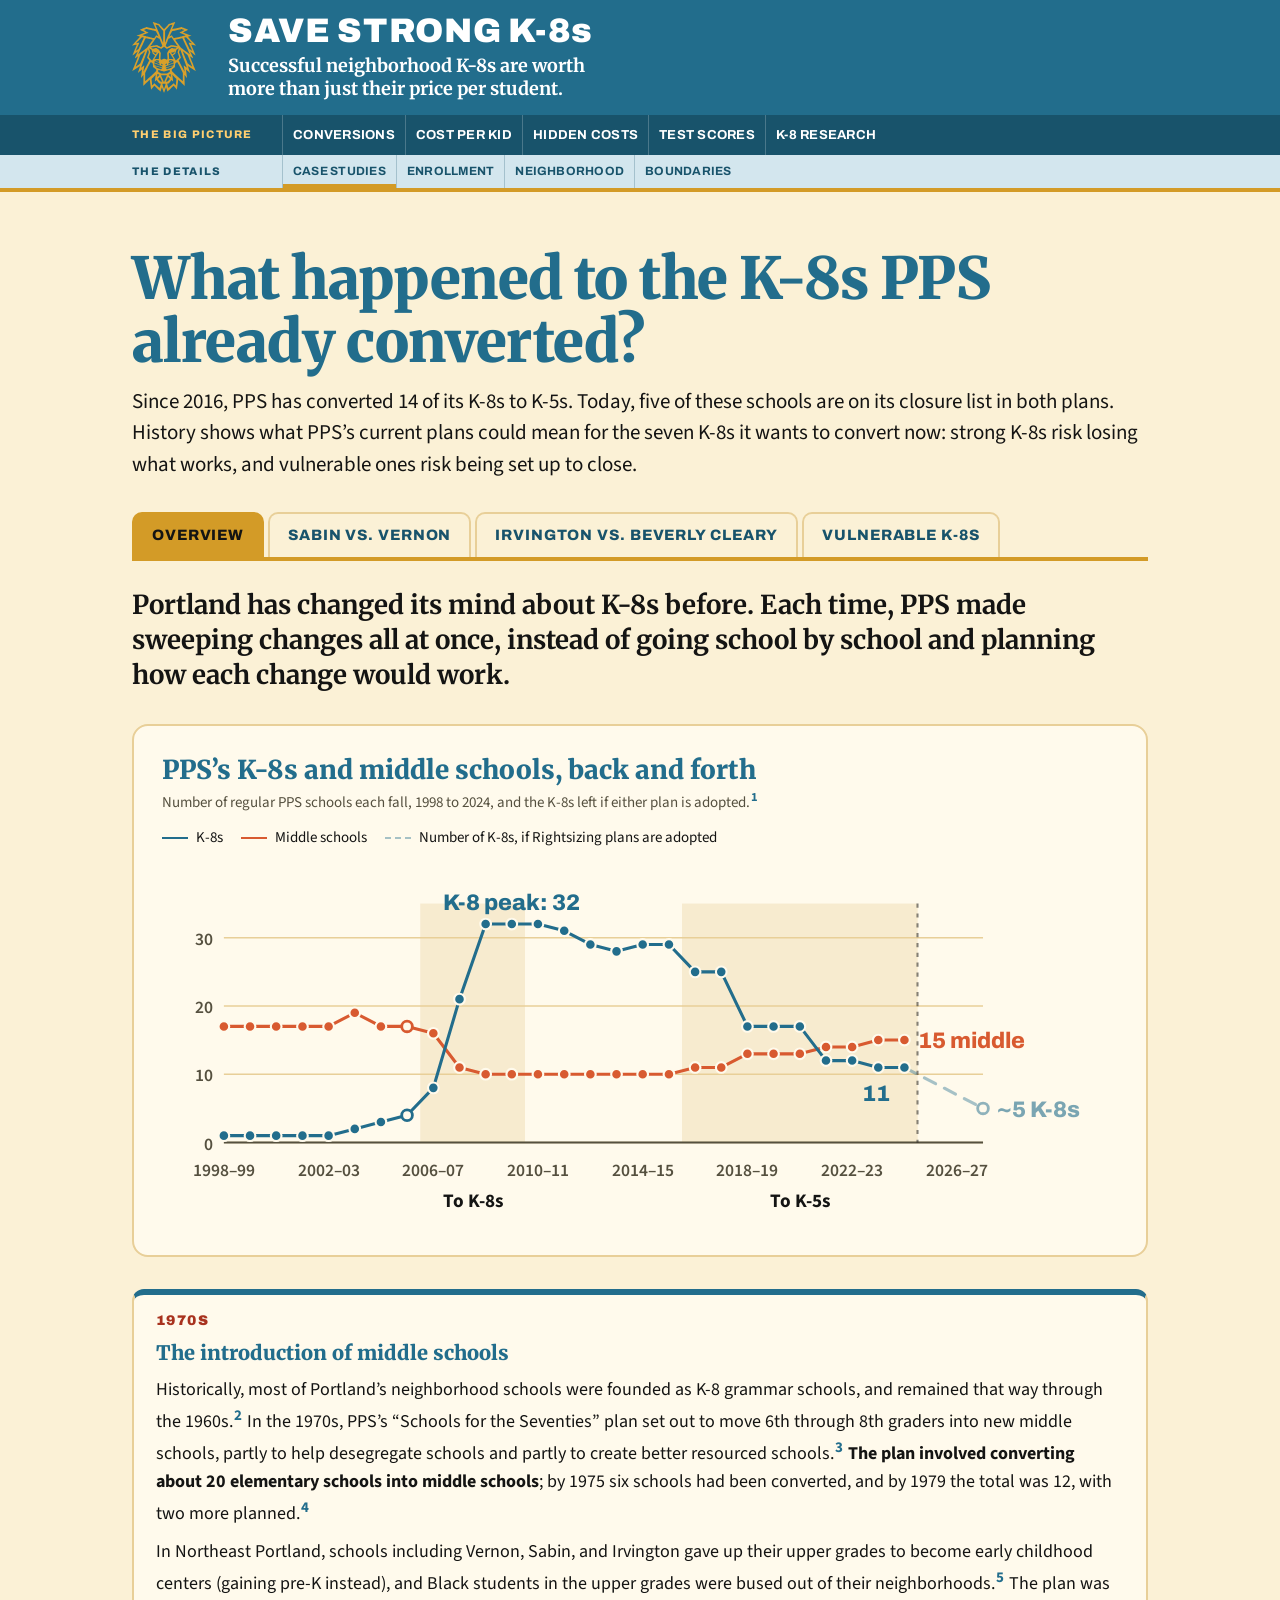
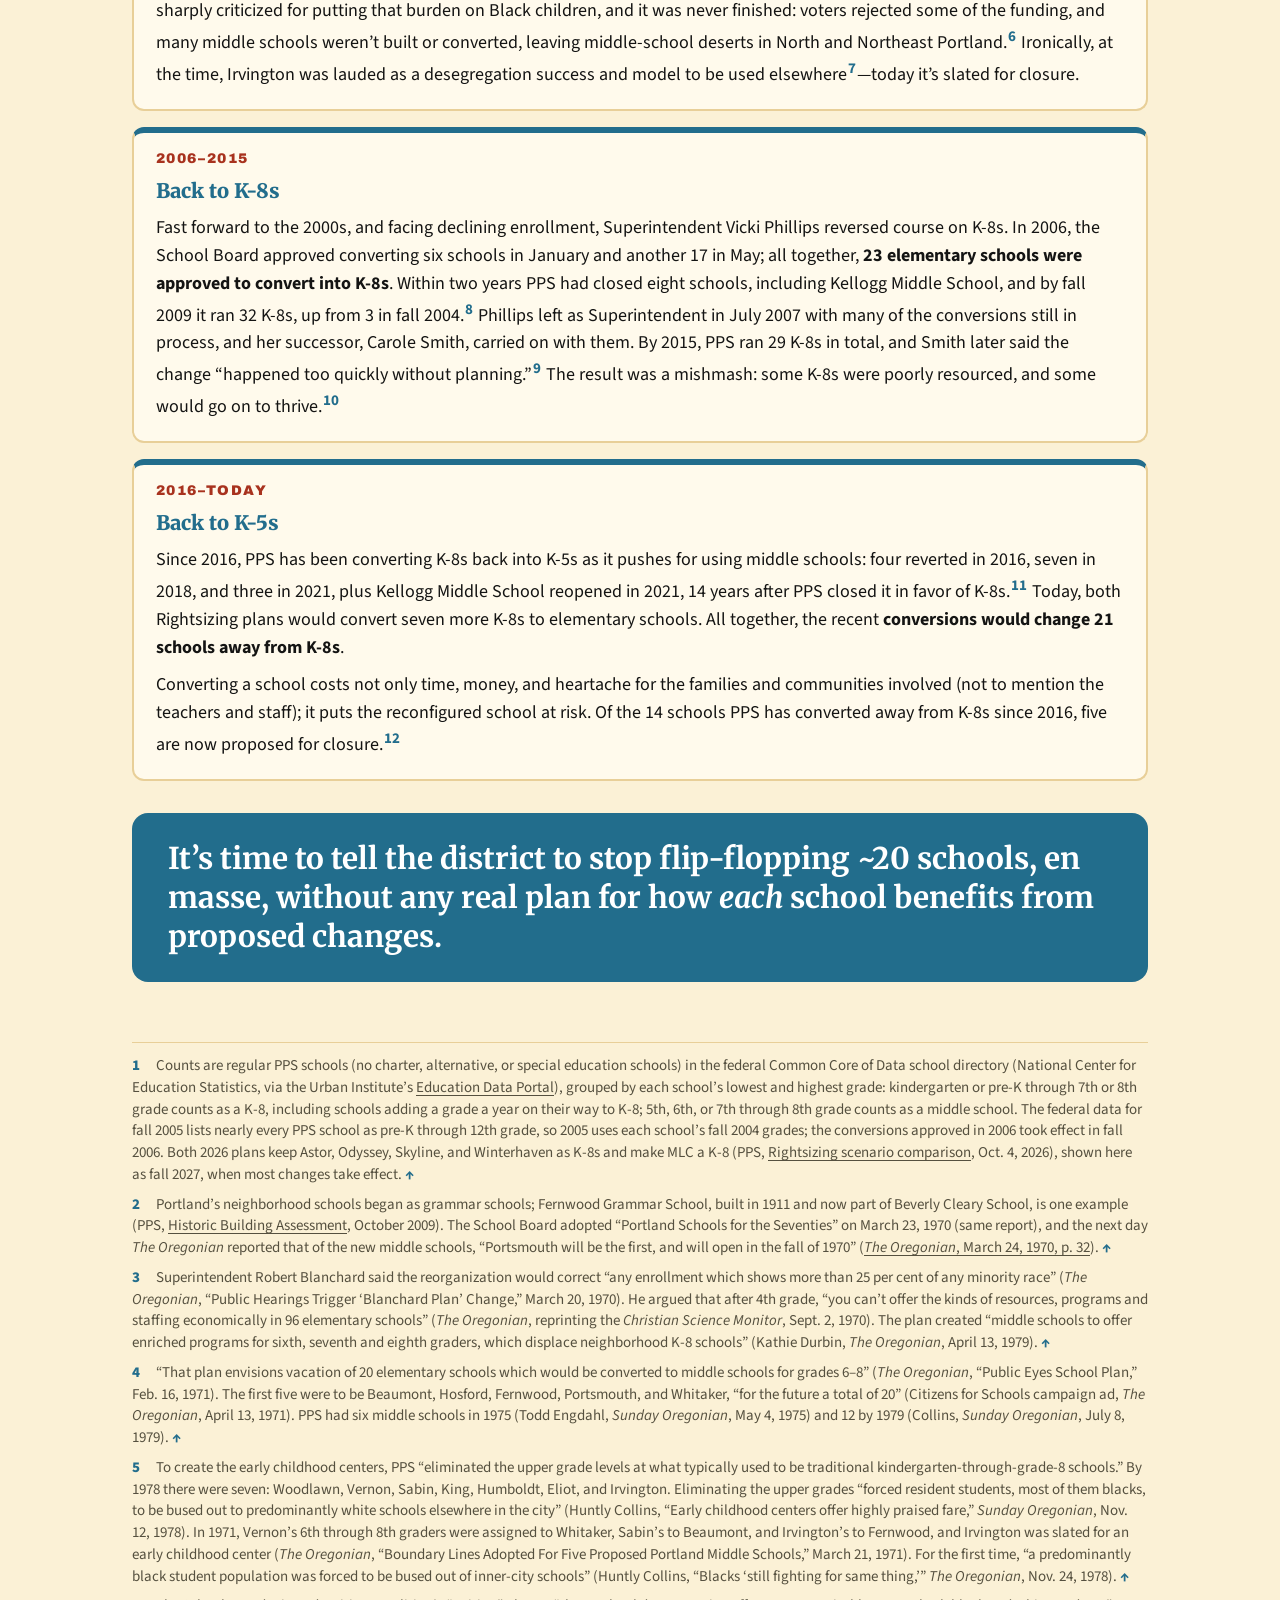
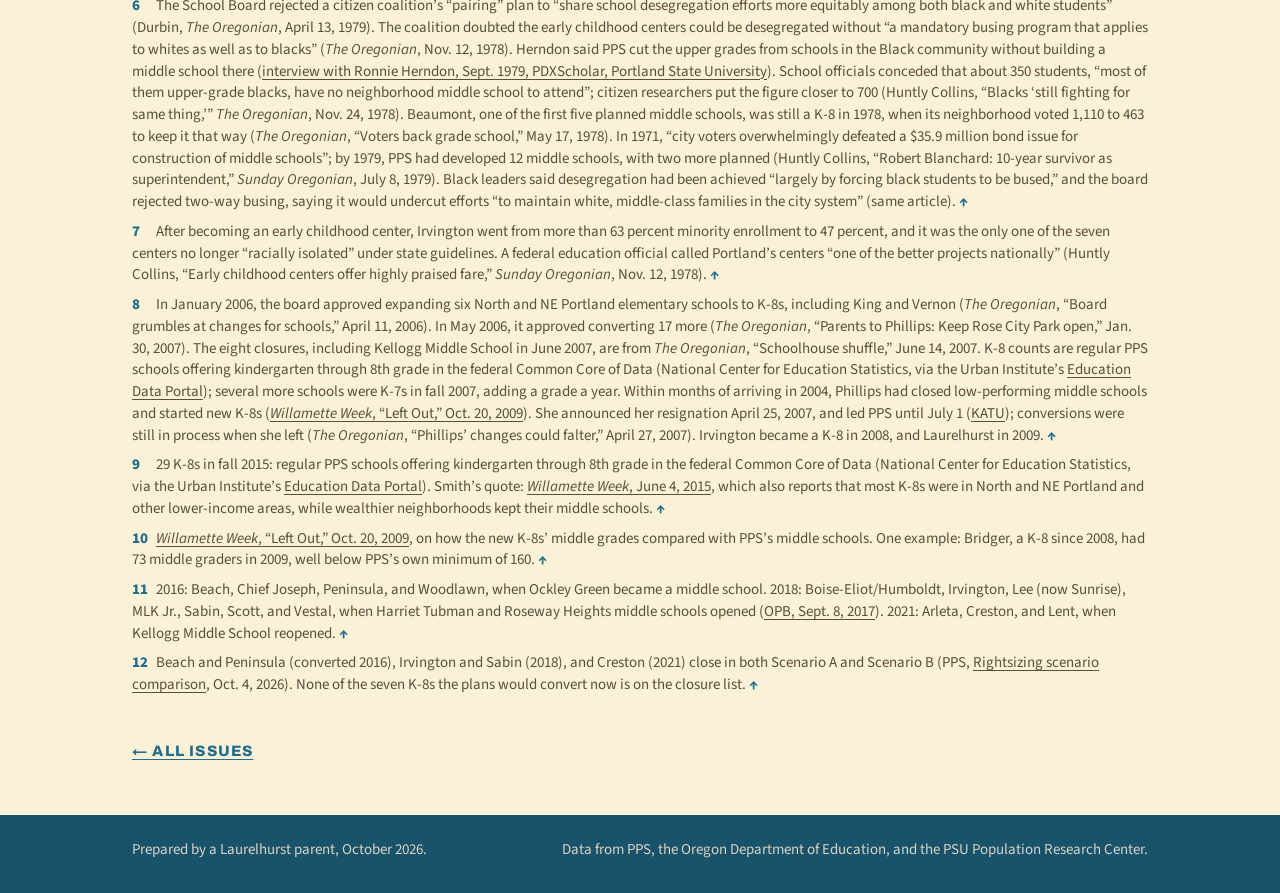
<file: case_studies.html>
<!doctype html>
<html lang="en">
<head>
<meta charset="utf-8">
<meta name="viewport" content="width=device-width, initial-scale=1, viewport-fit=cover">
<title>Case Studies | Save Strong K-8s</title>
<meta name="claude:viewport-fit-sides" content="cover">
<meta name="description" content="What happened to the K-8s PPS already converted to K-5s, and what it means for the seven it plans to convert now.">
<meta property="og:title" content="What happened to the K-8s PPS already converted?">
<meta property="og:description" content="5 of the 14 K-8s PPS has converted since 2016 are on its closure list in both plans.">
<meta property="og:type" content="article">
<meta name="theme-color" content="#226d8c">
<link rel="icon" href="assets/lion.svg" type="image/svg+xml">
<link rel="preconnect" href="https://fonts.googleapis.com">
<link rel="preconnect" href="https://fonts.gstatic.com" crossorigin>
<link rel="stylesheet" href="https://fonts.googleapis.com/css2?family=Merriweather:wght@700;900&family=Archivo:wght@700;800;900&family=Source+Sans+3:ital,wght@0,400;0,600;0,700;1,400&display=swap">
<link rel="stylesheet" href="style.css">
</head>
<body>

<header class="masthead compact">
  <div class="wrap">
    <a href="./"><img class="lion" src="assets/lion.svg" alt="Laurelhurst lion, back to the home page" width="256" height="286"></a>
    <div class="titles">
      <p class="site-name"><a href="./">Save Strong <span class="nw">K-8<span class="lc">s</span></span></a></p>
      <p class="tagline">Successful neighborhood K-8s are worth more than just their price per student.</p>
    </div>
  </div>
</header>

<nav class="nav" aria-label="Key issues">
  <div class="nav-bar wrap">
    <button class="nav-toggle" type="button" aria-expanded="false" aria-controls="nav-links">
      <span class="bars" aria-hidden="true"><span></span><span></span><span></span></span>
      Key issues
    </button>
  </div>
  <div class="nav-menu" id="nav-links">
    <div class="nav-row nav-big">
      <div class="wrap">
        <span class="nav-label" id="nav-big-l">The big picture</span>
        <ul aria-labelledby="nav-big-l">
          <li><a href="plan.html">Conversions</a></li>
          <li><a href="cost.html">Cost per kid</a></li>
          <li><a href="hidden.html">Hidden costs</a></li>
          <li><a href="scores.html">Test scores</a></li>
          <li><a href="research.html">K-8 research</a></li>
        </ul>
      </div>
    </div>
    <div class="nav-row nav-details">
      <div class="wrap">
        <span class="nav-label" id="nav-det-l">The details</span>
        <ul aria-labelledby="nav-det-l">
          <li><a href="case_studies.html" aria-current="page">Case studies</a></li>
          <li><a href="enrollment.html">Enrollment</a></li>
          <li><a href="neighborhood.html">Neighborhood</a></li>
          <li><a href="boundary.html">Boundaries</a></li>
        </ul>
      </div>
    </div>
    <div class="nav-row nav-more">
      <div class="wrap">
        <ul>
          <li class="nav-extra nav-extra-first"><a href="./#programs">Programs</a></li>
          <li class="nav-extra"><a href="./#voices">In their own words</a></li>
          <li class="nav-extra"><a href="./#sign">Add your name</a></li>
        </ul>
      </div>
    </div>
  </div>
</nav>

<main class="wrap article">
  <div class="lede">
    <h1>What happened to the <span class="nw">K-8s</span> PPS already converted?</h1>
    <p>Since 2016, PPS has converted 14 of its K-8s to K-5s. Today, five of these schools are on its closure list in both plans. History shows what PPS’s current plans could mean for the seven K-8s it wants to convert now: strong K-8s risk losing what works, and vulnerable ones risk being set up to close.</p>
  </div>

  <section class="tabs" data-tabs aria-label="Case studies">
    <div class="tab-bar" role="tablist">
      <button role="tab" id="tab-overview" aria-controls="overview" aria-selected="true">Overview</button>
      <button role="tab" id="tab-sabin" aria-controls="sabin" aria-selected="false" tabindex="-1">Sabin vs. Vernon</button>
      <button role="tab" id="tab-irvington" aria-controls="irvington" aria-selected="false" tabindex="-1">Irvington vs. Beverly Cleary</button>
      <button role="tab" id="tab-vulnerable" aria-controls="vulnerable" aria-selected="false" tabindex="-1">Vulnerable K-8s</button>
    </div>

    <div class="tab-panel tab-article" role="tabpanel" id="overview" aria-labelledby="tab-overview">
      <p class="panel-lede">Portland has changed its mind about <span class="nw">K-8s</span> before. Each time, PPS made sweeping changes all at once, instead of going school by school and planning how each change would work.</p>

      <figure class="chart encl-card">
        <figcaption>
          <span class="chart-title">PPS’s K-8s and middle schools, back and forth</span>
          <span class="src">Number of regular PPS schools each fall, 1998 to 2024, and the K-8s left if either plan is adopted.<sup class="fn-ref"><a href="#fn-ov-types" id="ref-ov-types">1</a></sup></span>
        </figcaption>
        <ul class="chart-key" aria-hidden="true">
          <li><span class="sw ln types-k8"></span>K-8s</li>
          <li><span class="sw ln types-ms"></span>Middle schools</li>
          <li><span class="sw ln types-k8 proj ghost"></span>Number of K-8s, if Rightsizing plans are adopted</li>
        </ul>
        <div class="encl-wrap">
<!--TYPES-->
<svg class="encl types" viewBox="0 0 680 256" role="img" aria-labelledby="types-t">
<title id="types-t">Line chart, fall 1998 to fall 2024. PPS had 1 to 4 K-8s and about 17 middle schools through 2005. From 2006 to 2009 K-8s rose to 32 while middle schools fell to 10. From 2016 on, K-8s fell to 11 by 2024 while middle schools rose to 15. Both 2026 plans would leave about 5 K-8s.</title>
<line class="encl-grid" x1="44" x2="584" y1="196.0" y2="196.0"/>
<text class="encl-ax" x="36" y="201.0" text-anchor="end">0</text>
<line class="encl-grid" x1="44" x2="584" y1="147.4" y2="147.4"/>
<text class="encl-ax" x="36" y="152.4" text-anchor="end">10</text>
<line class="encl-grid" x1="44" x2="584" y1="98.9" y2="98.9"/>
<text class="encl-ax" x="36" y="103.9" text-anchor="end">20</text>
<line class="encl-grid" x1="44" x2="584" y1="50.3" y2="50.3"/>
<text class="encl-ax" x="36" y="55.3" text-anchor="end">30</text>
<text class="encl-ax" x="44.0" y="220" text-anchor="middle">1998–99</text>
<text class="encl-ax" x="118.5" y="220" text-anchor="middle">2002–03</text>
<text class="encl-ax" x="193.0" y="220" text-anchor="middle">2006–07</text>
<text class="encl-ax" x="267.4" y="220" text-anchor="middle">2010–11</text>
<text class="encl-ax" x="341.9" y="220" text-anchor="middle">2014–15</text>
<text class="encl-ax" x="416.4" y="220" text-anchor="middle">2018–19</text>
<text class="encl-ax" x="490.9" y="220" text-anchor="middle">2022–23</text>
<text class="encl-ax" x="565.4" y="220" text-anchor="middle">2026–27</text>
<rect class="types-era" x="183.7" y="26" width="74.5" height="170"/>
<text class="encl-mlab" x="220.9" y="242" text-anchor="middle">To K-8<tspan class="lc">s</tspan></text>
<rect class="types-era" x="369.9" y="26" width="167.6" height="170"/>
<text class="encl-mlab" x="453.7" y="242" text-anchor="middle">To K-5<tspan class="lc">s</tspan></text>
<line class="encl-axis" x1="44" x2="584" y1="196.0" y2="196.0"/>
<line class="encl-mark" x1="537.4" x2="537.4" y1="26" y2="196"/>
<path class="encl-line types-ms" d="M44.0,113.4 L62.6,113.4 L81.2,113.4 L99.9,113.4 L118.5,113.4 L137.1,103.7 L155.7,113.4 L174.3,113.4 L193.0,118.3 L211.6,142.6 L230.2,147.4 L248.8,147.4 L267.4,147.4 L286.1,147.4 L304.7,147.4 L323.3,147.4 L341.9,147.4 L360.6,147.4 L379.2,142.6 L397.8,142.6 L416.4,132.9 L435.0,132.9 L453.7,132.9 L472.3,128.0 L490.9,128.0 L509.5,123.1 L528.1,123.1"/>
<path class="encl-line types-k8" d="M44.0,191.1 L62.6,191.1 L81.2,191.1 L99.9,191.1 L118.5,191.1 L137.1,186.3 L155.7,181.4 L174.3,176.6 L193.0,157.1 L211.6,94.0 L230.2,40.6 L248.8,40.6 L267.4,40.6 L286.1,45.4 L304.7,55.1 L323.3,60.0 L341.9,55.1 L360.6,55.1 L379.2,74.6 L397.8,74.6 L416.4,113.4 L435.0,113.4 L453.7,113.4 L472.3,137.7 L490.9,137.7 L509.5,142.6 L528.1,142.6"/>
<path class="encl-line types-k8 proj ghost" d="M528.1,142.6 L584.0,171.7"/>
<circle class="types-dot types-ms" cx="44.0" cy="113.4" r="3.8"><title>Middle schools, fall 1998: 17</title></circle>
<circle class="types-dot types-ms" cx="62.6" cy="113.4" r="3.8"><title>Middle schools, fall 1999: 17</title></circle>
<circle class="types-dot types-ms" cx="81.2" cy="113.4" r="3.8"><title>Middle schools, fall 2000: 17</title></circle>
<circle class="types-dot types-ms" cx="99.9" cy="113.4" r="3.8"><title>Middle schools, fall 2001: 17</title></circle>
<circle class="types-dot types-ms" cx="118.5" cy="113.4" r="3.8"><title>Middle schools, fall 2002: 17</title></circle>
<circle class="types-dot types-ms" cx="137.1" cy="103.7" r="3.8"><title>Middle schools, fall 2003: 19</title></circle>
<circle class="types-dot types-ms" cx="155.7" cy="113.4" r="3.8"><title>Middle schools, fall 2004: 17</title></circle>
<circle class="types-dot types-ms hollow" cx="174.3" cy="113.4" r="3.8"><title>Middle schools, fall 2005: 17 (estimated from fall 2004)</title></circle>
<circle class="types-dot types-ms" cx="193.0" cy="118.3" r="3.8"><title>Middle schools, fall 2006: 16</title></circle>
<circle class="types-dot types-ms" cx="211.6" cy="142.6" r="3.8"><title>Middle schools, fall 2007: 11</title></circle>
<circle class="types-dot types-ms" cx="230.2" cy="147.4" r="3.8"><title>Middle schools, fall 2008: 10</title></circle>
<circle class="types-dot types-ms" cx="248.8" cy="147.4" r="3.8"><title>Middle schools, fall 2009: 10</title></circle>
<circle class="types-dot types-ms" cx="267.4" cy="147.4" r="3.8"><title>Middle schools, fall 2010: 10</title></circle>
<circle class="types-dot types-ms" cx="286.1" cy="147.4" r="3.8"><title>Middle schools, fall 2011: 10</title></circle>
<circle class="types-dot types-ms" cx="304.7" cy="147.4" r="3.8"><title>Middle schools, fall 2012: 10</title></circle>
<circle class="types-dot types-ms" cx="323.3" cy="147.4" r="3.8"><title>Middle schools, fall 2013: 10</title></circle>
<circle class="types-dot types-ms" cx="341.9" cy="147.4" r="3.8"><title>Middle schools, fall 2014: 10</title></circle>
<circle class="types-dot types-ms" cx="360.6" cy="147.4" r="3.8"><title>Middle schools, fall 2015: 10</title></circle>
<circle class="types-dot types-ms" cx="379.2" cy="142.6" r="3.8"><title>Middle schools, fall 2016: 11</title></circle>
<circle class="types-dot types-ms" cx="397.8" cy="142.6" r="3.8"><title>Middle schools, fall 2017: 11</title></circle>
<circle class="types-dot types-ms" cx="416.4" cy="132.9" r="3.8"><title>Middle schools, fall 2018: 13</title></circle>
<circle class="types-dot types-ms" cx="435.0" cy="132.9" r="3.8"><title>Middle schools, fall 2019: 13</title></circle>
<circle class="types-dot types-ms" cx="453.7" cy="132.9" r="3.8"><title>Middle schools, fall 2020: 13</title></circle>
<circle class="types-dot types-ms" cx="472.3" cy="128.0" r="3.8"><title>Middle schools, fall 2021: 14</title></circle>
<circle class="types-dot types-ms" cx="490.9" cy="128.0" r="3.8"><title>Middle schools, fall 2022: 14</title></circle>
<circle class="types-dot types-ms" cx="509.5" cy="123.1" r="3.8"><title>Middle schools, fall 2023: 15</title></circle>
<circle class="types-dot types-ms" cx="528.1" cy="123.1" r="3.8"><title>Middle schools, fall 2024: 15</title></circle>
<circle class="types-dot types-k8" cx="44.0" cy="191.1" r="3.8"><title>K-8s, fall 1998: 1</title></circle>
<circle class="types-dot types-k8" cx="62.6" cy="191.1" r="3.8"><title>K-8s, fall 1999: 1</title></circle>
<circle class="types-dot types-k8" cx="81.2" cy="191.1" r="3.8"><title>K-8s, fall 2000: 1</title></circle>
<circle class="types-dot types-k8" cx="99.9" cy="191.1" r="3.8"><title>K-8s, fall 2001: 1</title></circle>
<circle class="types-dot types-k8" cx="118.5" cy="191.1" r="3.8"><title>K-8s, fall 2002: 1</title></circle>
<circle class="types-dot types-k8" cx="137.1" cy="186.3" r="3.8"><title>K-8s, fall 2003: 2</title></circle>
<circle class="types-dot types-k8" cx="155.7" cy="181.4" r="3.8"><title>K-8s, fall 2004: 3</title></circle>
<circle class="types-dot types-k8 hollow" cx="174.3" cy="176.6" r="3.8"><title>K-8s, fall 2005: 4 (estimated from fall 2004)</title></circle>
<circle class="types-dot types-k8" cx="193.0" cy="157.1" r="3.8"><title>K-8s, fall 2006: 8</title></circle>
<circle class="types-dot types-k8" cx="211.6" cy="94.0" r="3.8"><title>K-8s, fall 2007: 21</title></circle>
<circle class="types-dot types-k8" cx="230.2" cy="40.6" r="3.8"><title>K-8s, fall 2008: 32</title></circle>
<circle class="types-dot types-k8" cx="248.8" cy="40.6" r="3.8"><title>K-8s, fall 2009: 32</title></circle>
<circle class="types-dot types-k8" cx="267.4" cy="40.6" r="3.8"><title>K-8s, fall 2010: 32</title></circle>
<circle class="types-dot types-k8" cx="286.1" cy="45.4" r="3.8"><title>K-8s, fall 2011: 31</title></circle>
<circle class="types-dot types-k8" cx="304.7" cy="55.1" r="3.8"><title>K-8s, fall 2012: 29</title></circle>
<circle class="types-dot types-k8" cx="323.3" cy="60.0" r="3.8"><title>K-8s, fall 2013: 28</title></circle>
<circle class="types-dot types-k8" cx="341.9" cy="55.1" r="3.8"><title>K-8s, fall 2014: 29</title></circle>
<circle class="types-dot types-k8" cx="360.6" cy="55.1" r="3.8"><title>K-8s, fall 2015: 29</title></circle>
<circle class="types-dot types-k8" cx="379.2" cy="74.6" r="3.8"><title>K-8s, fall 2016: 25</title></circle>
<circle class="types-dot types-k8" cx="397.8" cy="74.6" r="3.8"><title>K-8s, fall 2017: 25</title></circle>
<circle class="types-dot types-k8" cx="416.4" cy="113.4" r="3.8"><title>K-8s, fall 2018: 17</title></circle>
<circle class="types-dot types-k8" cx="435.0" cy="113.4" r="3.8"><title>K-8s, fall 2019: 17</title></circle>
<circle class="types-dot types-k8" cx="453.7" cy="113.4" r="3.8"><title>K-8s, fall 2020: 17</title></circle>
<circle class="types-dot types-k8" cx="472.3" cy="137.7" r="3.8"><title>K-8s, fall 2021: 12</title></circle>
<circle class="types-dot types-k8" cx="490.9" cy="137.7" r="3.8"><title>K-8s, fall 2022: 12</title></circle>
<circle class="types-dot types-k8" cx="509.5" cy="142.6" r="3.8"><title>K-8s, fall 2023: 11</title></circle>
<circle class="types-dot types-k8" cx="528.1" cy="142.6" r="3.8"><title>K-8s, fall 2024: 11</title></circle>
<circle class="types-dot types-k8 hollow ghost" cx="584.0" cy="171.7" r="3.8"><title>K-8s under both 2026 plans: about 5</title></circle>
<text class="encl-val types-k8" x="248.8" y="30.6" text-anchor="middle">K-8 peak: 32</text>
<text class="encl-val types-ms" x="538.1" y="129.1" text-anchor="start">15 middle</text>
<text class="encl-val types-k8" x="518.1" y="166.6" text-anchor="end">11</text>
<text class="encl-val types-k8 ghost" x="594.0" y="177.7" text-anchor="start">~5 K-8s</text>
</svg>

<!--/TYPES-->
        </div>
      </figure>

      <div class="eras">
        <article class="study history">
          <div class="study-org">1970s</div>
          <h3>The introduction of middle schools</h3>
          <p>Historically, most of Portland’s neighborhood schools were founded as K-8 grammar schools, and remained that way through the 1960s.<sup class="fn-ref"><a href="#fn-ov-gram" id="ref-ov-gram">2</a></sup> In the 1970s, PPS’s “Schools for the Seventies” plan set out to move 6th through 8th graders into new middle schools, partly to help desegregate schools and partly to create better resourced schools.<sup class="fn-ref"><a href="#fn-ov-goals" id="ref-ov-goals">3</a></sup> <strong>The plan involved converting about 20 elementary schools into middle schools</strong>; by 1975 six schools had been converted, and by 1979 the total was 12, with two more planned.<sup class="fn-ref"><a href="#fn-ov-20" id="ref-ov-20">4</a></sup></p>
          <p>In Northeast Portland, schools including Vernon, Sabin, and Irvington gave up their upper grades to become early childhood centers (gaining pre-K instead), and Black students in the upper grades were bused out of their neighborhoods.<sup class="fn-ref"><a href="#fn-ov-ecc" id="ref-ov-ecc">5</a></sup> The plan was sharply criticized for putting that burden on Black children, and it was never finished: voters rejected some of the funding, and many middle schools weren’t built or converted, leaving middle-school deserts in North and Northeast Portland.<sup class="fn-ref"><a href="#fn-ov-70s" id="ref-ov-70s">6</a></sup> Ironically, at the time, Irvington was lauded as a desegregation success and model to be used elsewhere<sup class="fn-ref"><a href="#fn-ov-irv" id="ref-ov-irv">7</a></sup>—today it’s slated for closure.</p>
        </article>
        <article class="study history">
          <div class="study-org">2006–2015</div>
          <h3>Back to K-8s</h3>
          <p>Fast forward to the 2000s, and facing declining enrollment, Superintendent Vicki Phillips reversed course on K-8s. In 2006, the School Board approved converting six schools in January and another 17 in May; all together, <strong>23 elementary schools were approved to convert into K-8s</strong>. Within two years PPS had closed eight schools, including Kellogg Middle School, and by fall 2009 it ran 32 K-8s, up from 3 in fall 2004.<sup class="fn-ref"><a href="#fn-ov-2006" id="ref-ov-2006">8</a></sup> Phillips left as Superintendent in July 2007 with many of the conversions still in process, and her successor, Carole Smith, carried on with them. By 2015, PPS ran 29 K-8s in total, and Smith later said the change “happened too quickly without planning.”<sup class="fn-ref"><a href="#fn-ov-2015" id="ref-ov-2015">9</a></sup> The result was a mishmash: some K-8s were poorly resourced, and some would go on to thrive.<sup class="fn-ref"><a href="#fn-ov-mix" id="ref-ov-mix">10</a></sup></p>
        </article>
        <article class="study history">
          <div class="study-org">2016–today</div>
          <h3>Back to K-5s</h3>
          <p>Since 2016, PPS has been converting K-8s back into K-5s as it pushes for using middle schools: four reverted in 2016, seven in 2018, and three in 2021, plus Kellogg Middle School reopened in 2021, 14 years after PPS closed it in favor of K-8s.<sup class="fn-ref"><a href="#fn-ov-waves" id="ref-ov-waves">11</a></sup> Today, both Rightsizing plans would convert seven more K-8s to elementary schools. All together, the recent <strong>conversions would change 21 schools away from K-8s</strong>.</p>
          <p>Converting a school costs not only time, money, and heartache for the families and communities involved (not to mention the teachers and staff); it puts the reconfigured school at risk. Of the 14 schools PPS has converted away from K-8s since 2016, five are now proposed for closure.<sup class="fn-ref"><a href="#fn-ov-close" id="ref-ov-close">12</a></sup></p>
        </article>
      </div>


      <section class="callout">
        <p>It’s time to tell the district to stop flip-flopping ~20 schools, en masse, without any real plan for how <i>each</i> school benefits from proposed changes.</p>
      </section>

      <div class="page-notes" aria-label="Notes">
        <p class="footnote fn-num" id="fn-ov-types"><a class="fn-back" href="#ref-ov-types" aria-label="Note 1, back to text">1</a> Counts are regular PPS schools (no charter, alternative, or special education schools) in the federal Common Core of Data school directory (National Center for Education Statistics, via the Urban Institute’s <a href="https://educationdata.urban.org">Education Data Portal</a>), grouped by each school’s lowest and highest grade: kindergarten or pre-K through 7th or 8th grade counts as a K-8, including schools adding a grade a year on their way to K-8; 5th, 6th, or 7th through 8th grade counts as a middle school. The federal data for fall 2005 lists nearly every PPS school as pre-K through 12th grade, so 2005 uses each school’s fall 2004 grades; the conversions approved in 2006 took effect in fall 2006. Both 2026 plans keep Astor, Odyssey, Skyline, and Winterhaven as K-8s and make MLC a K-8 (PPS, <a href="https://www.pps.net/rightsizing">Rightsizing scenario comparison</a>, Oct. 4, 2026), shown here as fall 2027, when most changes take effect. <a class="fn-up" href="#ref-ov-types" aria-label="Back to text">↑</a></p>
        <p class="footnote fn-num" id="fn-ov-gram"><a class="fn-back" href="#ref-ov-gram" aria-label="Note 2, back to text">2</a> Portland’s neighborhood schools began as grammar schools; Fernwood Grammar School, built in 1911 and now part of Beverly Cleary School, is one example (PPS, <a href="https://www.pps.net/fs/resource-manager/view/1c477007-8b6a-428f-9eeb-d0c9a4072af2">Historic Building Assessment</a>, October 2009). The School Board adopted “Portland Schools for the Seventies” on March 23, 1970 (same report), and the next day <i>The Oregonian</i> reported that of the new middle schools, “Portsmouth will be the first, and will open in the fall of 1970” (<a href="https://infoweb-newsbank-com.proxy.multcolib.org/apps/news/document-view?p=AMNEWS&amp;docref=image/v2%3A11A73E5827618330%40EANX-NB-13015B0BC71E1E52%402440670-12FF83DC42977F51%4031-12FF83DC42977F51%40"><i>The Oregonian</i>, March 24, 1970, p. 32</a>). <a class="fn-up" href="#ref-ov-gram" aria-label="Back to text">↑</a></p>
        <p class="footnote fn-num" id="fn-ov-goals"><a class="fn-back" href="#ref-ov-goals" aria-label="Note 3, back to text">3</a> Superintendent Robert Blanchard said the reorganization would correct “any enrollment which shows more than 25 per cent of any minority race” (<i>The Oregonian</i>, “Public Hearings Trigger ‘Blanchard Plan’ Change,” March 20, 1970). He argued that after 4th grade, “you can’t offer the kinds of resources, programs and staffing economically in 96 elementary schools” (<i>The Oregonian</i>, reprinting the <i>Christian Science Monitor</i>, Sept. 2, 1970). The plan created “middle schools to offer enriched programs for sixth, seventh and eighth graders, which displace neighborhood K-8 schools” (Kathie Durbin, <i>The Oregonian</i>, April 13, 1979). <a class="fn-up" href="#ref-ov-goals" aria-label="Back to text">↑</a></p>
        <p class="footnote fn-num" id="fn-ov-20"><a class="fn-back" href="#ref-ov-20" aria-label="Note 4, back to text">4</a> “That plan envisions vacation of 20 elementary schools which would be converted to middle schools for grades 6–8” (<i>The Oregonian</i>, “Public Eyes School Plan,” Feb. 16, 1971). The first five were to be Beaumont, Hosford, Fernwood, Portsmouth, and Whitaker, “for the future a total of 20” (Citizens for Schools campaign ad, <i>The Oregonian</i>, April 13, 1971). PPS had six middle schools in 1975 (Todd Engdahl, <i>Sunday Oregonian</i>, May 4, 1975) and 12 by 1979 (Collins, <i>Sunday Oregonian</i>, July 8, 1979). <a class="fn-up" href="#ref-ov-20" aria-label="Back to text">↑</a></p>
        <p class="footnote fn-num" id="fn-ov-ecc"><a class="fn-back" href="#ref-ov-ecc" aria-label="Note 5, back to text">5</a> To create the early childhood centers, PPS “eliminated the upper grade levels at what typically used to be traditional kindergarten-through-grade-8 schools.” By 1978 there were seven: Woodlawn, Vernon, Sabin, King, Humboldt, Eliot, and Irvington. Eliminating the upper grades “forced resident students, most of them blacks, to be bused out to predominantly white schools elsewhere in the city” (Huntly Collins, “Early childhood centers offer highly praised fare,” <i>Sunday Oregonian</i>, Nov. 12, 1978). In 1971, Vernon’s 6th through 8th graders were assigned to Whitaker, Sabin’s to Beaumont, and Irvington’s to Fernwood, and Irvington was slated for an early childhood center (<i>The Oregonian</i>, “Boundary Lines Adopted For Five Proposed Portland Middle Schools,” March 21, 1971). For the first time, “a predominantly black student population was forced to be bused out of inner-city schools” (Huntly Collins, “Blacks ‘still fighting for same thing,’” <i>The Oregonian</i>, Nov. 24, 1978). <a class="fn-up" href="#ref-ov-ecc" aria-label="Back to text">↑</a></p>
        <p class="footnote fn-num" id="fn-ov-70s"><a class="fn-back" href="#ref-ov-70s" aria-label="Note 6, back to text">6</a> The School Board rejected a citizen coalition’s “pairing” plan to “share school desegregation efforts more equitably among both black and white students” (Durbin, <i>The Oregonian</i>, April 13, 1979). The coalition doubted the early childhood centers could be desegregated without “a mandatory busing program that applies to whites as well as to blacks” (<i>The Oregonian</i>, Nov. 12, 1978). Herndon said PPS cut the upper grades from schools in the Black community without building a middle school there (<a href="https://content.library.pdx.edu/files/PDXScholar/CSQ-Fall1979/14/">interview with Ronnie Herndon, Sept. 1979, PDXScholar, Portland State University</a>). School officials conceded that about 350 students, “most of them upper-grade blacks, have no neighborhood middle school to attend”; citizen researchers put the figure closer to 700 (Huntly Collins, “Blacks ‘still fighting for same thing,’” <i>The Oregonian</i>, Nov. 24, 1978). Beaumont, one of the first five planned middle schools, was still a K-8 in 1978, when its neighborhood voted 1,110 to 463 to keep it that way (<i>The Oregonian</i>, “Voters back grade school,” May 17, 1978). In 1971, “city voters overwhelmingly defeated a $35.9 million bond issue for construction of middle schools”; by 1979, PPS had developed 12 middle schools, with two more planned (Huntly Collins, “Robert Blanchard: 10-year survivor as superintendent,” <i>Sunday Oregonian</i>, July 8, 1979). Black leaders said desegregation had been achieved “largely by forcing black students to be bused,” and the board rejected two-way busing, saying it would undercut efforts “to maintain white, middle-class families in the city system” (same article). <a class="fn-up" href="#ref-ov-70s" aria-label="Back to text">↑</a></p>
        <p class="footnote fn-num" id="fn-ov-irv"><a class="fn-back" href="#ref-ov-irv" aria-label="Note 7, back to text">7</a> After becoming an early childhood center, Irvington went from more than 63 percent minority enrollment to 47 percent, and it was the only one of the seven centers no longer “racially isolated” under state guidelines. A federal education official called Portland’s centers “one of the better projects nationally” (Huntly Collins, “Early childhood centers offer highly praised fare,” <i>Sunday Oregonian</i>, Nov. 12, 1978). <a class="fn-up" href="#ref-ov-irv" aria-label="Back to text">↑</a></p>
        <p class="footnote fn-num" id="fn-ov-2006"><a class="fn-back" href="#ref-ov-2006" aria-label="Note 8, back to text">8</a> In January 2006, the board approved expanding six North and NE Portland elementary schools to K-8s, including King and Vernon (<i>The Oregonian</i>, “Board grumbles at changes for schools,” April 11, 2006). In May 2006, it approved converting 17 more (<i>The Oregonian</i>, “Parents to Phillips: Keep Rose City Park open,” Jan. 30, 2007). The eight closures, including Kellogg Middle School in June 2007, are from <i>The Oregonian</i>, “Schoolhouse shuffle,” June 14, 2007. K-8 counts are regular PPS schools offering kindergarten through 8th grade in the federal Common Core of Data (National Center for Education Statistics, via the Urban Institute’s <a href="https://educationdata.urban.org">Education Data Portal</a>); several more schools were K-7s in fall 2007, adding a grade a year. Within months of arriving in 2004, Phillips had closed low-performing middle schools and started new K-8s (<a href="https://www.wweek.com/portland/article-11193-left-out.html"><i>Willamette Week</i>, “Left Out,” Oct. 20, 2009</a>). She announced her resignation April 25, 2007, and led PPS until July 1 (<a href="https://katu.com/news/local/phillips-resigns-as-portland-schools-superintendent">KATU</a>); conversions were still in process when she left (<i>The Oregonian</i>, “Phillips’ changes could falter,” April 27, 2007). Irvington became a K-8 in 2008, and Laurelhurst in 2009. <a class="fn-up" href="#ref-ov-2006" aria-label="Back to text">↑</a></p>
        <p class="footnote fn-num" id="fn-ov-2015"><a class="fn-back" href="#ref-ov-2015" aria-label="Note 9, back to text">9</a> 29 K-8s in fall 2015: regular PPS schools offering kindergarten through 8th grade in the federal Common Core of Data (National Center for Education Statistics, via the Urban Institute’s <a href="https://educationdata.urban.org">Education Data Portal</a>). Smith’s quote: <a href="https://www.wweek.com/portland/blog-33296-carole-smith-pps-superintendent-signals-shift-away-from-k-8s.html"><i>Willamette Week</i>, June 4, 2015</a>, which also reports that most K-8s were in North and NE Portland and other lower-income areas, while wealthier neighborhoods kept their middle schools. <a class="fn-up" href="#ref-ov-2015" aria-label="Back to text">↑</a></p>
        <p class="footnote fn-num" id="fn-ov-mix"><a class="fn-back" href="#ref-ov-mix" aria-label="Note 10, back to text">10</a> <a href="https://www.wweek.com/portland/article-11193-left-out.html"><i>Willamette Week</i>, “Left Out,” Oct. 20, 2009</a>, on how the new K-8s’ middle grades compared with PPS’s middle schools. One example: Bridger, a K-8 since 2008, had 73 middle graders in 2009, well below PPS’s own minimum of 160. <a class="fn-up" href="#ref-ov-mix" aria-label="Back to text">↑</a></p>
        <p class="footnote fn-num" id="fn-ov-waves"><a class="fn-back" href="#ref-ov-waves" aria-label="Note 11, back to text">11</a> 2016: Beach, Chief Joseph, Peninsula, and Woodlawn, when Ockley Green became a middle school. 2018: Boise-Eliot/Humboldt, Irvington, Lee (now Sunrise), MLK Jr., Sabin, Scott, and Vestal, when Harriet Tubman and Roseway Heights middle schools opened (<a href="https://www.opb.org/news/article/portland-public-schools-middle-boundary-2017/">OPB, Sept. 8, 2017</a>). 2021: Arleta, Creston, and Lent, when Kellogg Middle School reopened. <a class="fn-up" href="#ref-ov-waves" aria-label="Back to text">↑</a></p>
        <p class="footnote fn-num" id="fn-ov-close"><a class="fn-back" href="#ref-ov-close" aria-label="Note 12, back to text">12</a> Beach and Peninsula (converted 2016), Irvington and Sabin (2018), and Creston (2021) close in both Scenario A and Scenario B (PPS, <a href="https://www.pps.net/rightsizing">Rightsizing scenario comparison</a>, Oct. 4, 2026). None of the seven K-8s the plans would convert now is on the closure list. <a class="fn-up" href="#ref-ov-close" aria-label="Back to text">↑</a></p>
      </div>
    </div>

    <div class="tab-panel tab-article" role="tabpanel" id="sabin" aria-labelledby="tab-sabin">
      <p class="panel-lede">In 2018, PPS sent Sabin’s middle graders to Harriet Tubman Middle School; seven years later, Sabin Elementary is on the closure list.</p>
      <p class="panel-lede">Sabin and Vernon are neighbors less than a mile apart, with nearly the same enrollment. Today, both plans would send Vernon’s middle graders to Tubman, too, but Vernon would start out as an even smaller K-5 than Sabin did, putting it at even greater risk for future closure.</p>

      <div class="table-scroll">
        <table class="compare sv-table">
          <thead>
            <tr><th scope="col"><span class="sr-only">Measure</span></th><th scope="col">Sabin <span class="nw">2017–18</span> <small>(last year as K-8)</small></th><th scope="col">Vernon <span class="nw">2025–26<sup class="fn-ref"><a href="#fn-sab-src" id="ref-sab-src">1</a></sup></span> <small>(latest full count)</small></th></tr>
          </thead>
          <tbody>
            <tr><th scope="row">Total students</th><td>551</td><td>539</td></tr>
            <tr><th scope="row">vs. PPS K-8 threshold (500)</th><td class="up">51 above</td><td class="up">39 above</td></tr>
            <tr><th scope="row">Grades 6–8</th><td>117 <small>43 / 45 / 29</small></td><td>195 <small>57 / 66 / 72</small></td></tr>
            <tr><th scope="row">Middle grades’ share of the school</th><td>21%</td><td>36%</td></tr>
            <tr><th scope="row">K-5 students, after conversion</th><td>434</td><td>344</td></tr>
            <tr><th scope="row">vs. PPS K-5 threshold (360)</th><td class="up">74 above</td><td class="down">16 below</td></tr>
            <tr><th scope="row">Receiving middle school</th><td>Tubman</td><td>Tubman</td></tr>
            <tr><th scope="row">Walking distance to Tubman<sup class="fn-ref"><a href="#fn-sab-walk" id="ref-sab-walk">2</a></sup></th><td>2.0 mi</td><td>2.9 mi</td></tr>
            <tr><th scope="row">Students in poverty<sup class="fn-ref"><a href="#fn-sab-pov" id="ref-sab-pov">3</a></sup></th><td>23%</td><td>32%</td></tr>
            <tr><th scope="row">PPS capture rate<sup class="fn-ref"><a href="#fn-sab-cap" id="ref-sab-cap">4</a></sup></th><td>69%</td><td>68%</td></tr>
            <tr><th scope="row">Share of all neighborhood kids<sup class="fn-ref"><a href="#fn-sab-all" id="ref-sab-all">5</a></sup></th><td>54%</td><td>50%</td></tr>
          </tbody>
        </table>
      </div>
      <ul class="panel-notes">
        <li>PPS took its 360 and 500 thresholds from the prototype schools in Oregon’s Quality Education Model, a statewide model for estimating what it costs to run a school. The model doesn’t use them as minimum enrollments, and it has no K-8 prototype; PPS applied the middle school number to K-8s.<sup class="fn-ref"><a href="#fn-sab-qem" id="ref-sab-qem">6</a></sup></li>
      </ul>

      <section class="points" aria-labelledby="sab-next-h">
        <h2 id="sab-next-h">Sabin’s enrollment plummeted. Vernon’s could, too</h2>
      </section>

      <section class="compare-strip" aria-label="Sabin’s enrollment as a K-5 and Vernon’s forecast as a K-8">
        <div class="cs-item below">
          <span class="cs-label">Sabin as a K-5, fall 2018 to 2025–26</span>
          <span class="cs-num">452 → 270</span>
          <span class="cs-note">Down 40% in seven years, while the typical PPS elementary school lost 24%. Sabin closes in both plans.<sup class="fn-ref"><a href="#fn-sab-next" id="ref-sab-next">7</a></sup></span>
        </div>
        <div class="cs-item now">
          <span class="cs-label">Vernon as a K-8, 2025–26 to 2035–36</span>
          <span class="cs-num">539 → 444</span>
          <span class="cs-note">PSU’s forecast, down 18%. Both plans would convert it to a K-5 that starts below PPS’s 360 threshold.</span>
        </div>
      </section>

      <figure class="chart encl-card">
        <figcaption>
          <span class="chart-title">Sabin’s enrollment, and where Vernon could go</span>
          <span class="src">Students each October. Faded lines show what could have happened instead.<sup class="fn-ref"><a href="#fn-sab-chart" id="ref-sab-chart">8</a></sup></span>
        </figcaption>
        <ul class="chart-key" aria-hidden="true">
          <li><span class="sw ln sab"></span>Sabin</li>
          <li><span class="sw ln sab ghost"></span>Sabin, if it had declined like a typical PPS elementary school</li>
          <li><span class="sw ln vn"></span>Vernon</li>
          <li><span class="sw ln vn proj"></span>Vernon as a K-8, PSU forecast</li>
          <li><span class="sw ln vn proj ghost"></span>Vernon as a K-5, if it lost students as Sabin did</li>
        </ul>
        <div class="encl-wrap">
<!--ENCL-->
<svg class="encl" viewBox="0 0 680 440" role="img" aria-labelledby="encl-t">
<title id="encl-t">Line chart of enrollment. Sabin had 551 students as a K-8 in 2017–18 and 452 in its first year as a K-5, then fell to 270 by 2025–26. Had it followed the typical PPS elementary school, it would have had about 342. Vernon had 539 students in 2025–26; PSU forecasts 444 by 2035–36 as a K-8. If Vernon became a K-5 in fall 2027 and lost students as Sabin did, it would fall from about 319 to about 191 by 2034–35.</title>
<line class="encl-grid" x1="58" x2="610" y1="388.0" y2="388.0"/>
<text class="encl-ax" x="48" y="394.0" text-anchor="end">0</text>
<line class="encl-grid" x1="58" x2="610" y1="332.0" y2="332.0"/>
<text class="encl-ax" x="48" y="338.0" text-anchor="end">100</text>
<line class="encl-grid" x1="58" x2="610" y1="276.0" y2="276.0"/>
<text class="encl-ax" x="48" y="282.0" text-anchor="end">200</text>
<line class="encl-grid" x1="58" x2="610" y1="220.0" y2="220.0"/>
<text class="encl-ax" x="48" y="226.0" text-anchor="end">300</text>
<line class="encl-grid" x1="58" x2="610" y1="164.0" y2="164.0"/>
<text class="encl-ax" x="48" y="170.0" text-anchor="end">400</text>
<line class="encl-grid" x1="58" x2="610" y1="108.0" y2="108.0"/>
<text class="encl-ax" x="48" y="114.0" text-anchor="end">500</text>
<line class="encl-grid" x1="58" x2="610" y1="52.0" y2="52.0"/>
<text class="encl-ax" x="48" y="58.0" text-anchor="end">600</text>
<text class="encl-ax" x="58.0" y="414" text-anchor="middle">2014–15</text>
<text class="encl-ax" x="163.1" y="414" text-anchor="middle">2018–19</text>
<text class="encl-ax" x="268.3" y="414" text-anchor="middle">2022–23</text>
<text class="encl-ax" x="373.4" y="414" text-anchor="middle">2026–27</text>
<text class="encl-ax" x="478.6" y="414" text-anchor="middle">2030–31</text>
<text class="encl-ax" x="583.7" y="414" text-anchor="middle">2034–35</text>
<line class="encl-axis" x1="58" x2="610" y1="388.0" y2="388.0"/>
<line class="encl-thr" x1="58" x2="610" y1="108.0" y2="108.0"/>
<text class="encl-thlab" x="441.8" y="101.0">K-8 threshold (500)</text>
<line class="encl-thr" x1="58" x2="610" y1="186.4" y2="186.4"/>
<text class="encl-thlab" x="441.8" y="179.4">K-5 threshold (360)</text>
<line class="encl-mark" x1="150.0" x2="150.0" y1="24" y2="388"/>
<text class="encl-mlab" x="156.0" y="40"><tspan class="sab">Sabin</tspan> becomes a K-5</text>
<line class="encl-mark" x1="386.6" x2="386.6" y1="24" y2="388"/>
<text class="encl-mlab" x="392.6" y="40"><tspan class="vn">Vernon</tspan> would become a K-5</text>
<path class="encl-line sab ghost" d="M163.1,134.9 L189.4,139.9 L215.7,153.4 L242.0,179.1 L268.3,178.6 L294.6,181.9 L320.9,192.6 L347.1,196.5"/>
<path class="encl-line sab" d="M58.0,100.2 L84.3,69.4 L110.6,94.6 L136.9,79.4 L163.1,134.9 L189.4,155.0 L215.7,185.8 L242.0,196.5 L268.3,213.3 L294.6,218.9 L320.9,223.9 L347.1,236.8"/>
<path class="encl-line vn" d="M58.0,171.3 L84.3,160.1 L110.6,124.8 L136.9,95.7 L163.1,82.2 L189.4,47.5 L215.7,68.8 L242.0,98.5 L268.3,77.2 L294.6,63.8 L320.9,72.2 L347.1,86.2"/>
<path class="encl-line vn proj" d="M347.1,86.2 L373.4,99.6 L399.7,112.5 L426.0,114.7 L452.3,120.9 L478.6,128.7 L504.9,134.3 L531.1,137.1 L557.4,139.4 L583.7,137.7 L610.0,139.4"/>
<path class="encl-line vn proj ghost" d="M373.4,99.6 L399.7,209.4 L426.0,223.4 L452.3,245.2 L478.6,253.0 L504.9,264.8 L531.1,268.7 L557.4,272.1 L583.7,281.0"/>
<circle class="encl-pt sab" cx="347.1" cy="236.8" r="6"/>
<text class="encl-val sab" x="357.1" y="256.8" text-anchor="start">270</text>
<circle class="encl-pt sab ghost" cx="347.1" cy="196.5" r="6"/>
<text class="encl-val sab ghost" x="357.1" y="218.5" text-anchor="start">342</text>
<circle class="encl-pt vn" cx="610.0" cy="139.4" r="6"/>
<text class="encl-val vn" x="620.0" y="145.4" text-anchor="start">444</text>
<circle class="encl-pt vn ghost" cx="583.7" cy="281.0" r="6"/>
<text class="encl-val vn ghost" x="593.7" y="287.0" text-anchor="start">191</text>
<line class="encl-brk" x1="150.0" y1="115.2" x2="174.9" y2="254.4"/>
<text class="encl-call" x="144.9" y="284.4">−117 students</text>
<text class="encl-callsub" x="162.9" y="306.4">grades 6–8</text>
</svg>

<!--/ENCL-->
        </div>
      </figure>
      <ul class="panel-notes">
        <li>Enrollment at Sabin went from 551 to 452, a change of only 99 students, because its combined K-5 grades grew by 18 students.</li>
      </ul>

      <section class="points" aria-labelledby="sab-exp-h">
        <h2 id="sab-exp-h">What PPS expected vs. what actually happened</h2>
        <p class="points-lede">The 2021 PPS Long-Range Facility Plan notes that “For the 2021–22 school year, Sabin Elementary is forecast at <strong>60%</strong> utilization. Utilization is projected to remain steady over the next several years, staying at <strong>60%</strong> in 2030–31.”<sup class="fn-ref"><a href="#fn-sab-lrfp" id="ref-sab-lrfp">9</a></sup></p>
        <p class="points-lede">Instead, Sabin’s real utilization has dropped to <strong>48%</strong>: 270 students in a school with room for 559.<sup class="fn-ref"><a href="#fn-sab-util" id="ref-sab-util">10</a></sup></p>
        <p class="points-lede">In both plans, Sabin’s students would be sent to Dr. Martin Luther King Jr. School, which is also under-enrolled: 319 students in 2025–26, below PPS’s 360 K-5 threshold and at half its capacity. MLK Jr. was converted to a K-5 in the same 2018 round as Sabin. Yesterday’s K-8 conversions bring today’s school closures.<sup class="fn-ref"><a href="#fn-sab-mlk" id="ref-sab-mlk">11</a></sup></p>
      </section>

      <section class="callout">
        <p>Converting a strong K-8 can make it a vulnerable K-5. Vernon is one of PPS’s <a href="cost.html#teachers">most cost-effective K-8s</a>, and its middle graders <a href="scores.html#math">beat expectations in math</a> more than any other PPS school. Converting it would start it out below PPS’s own K-5 threshold, the same path that put Sabin on the closure list. Rather than simply converting K-8s, PPS should present well-reasoned, school-by-school plans.</p>
      </section>

      <div class="page-notes" aria-label="Notes">
        <p class="footnote fn-num" id="fn-sab-src"><a class="fn-back" href="#ref-sab-src" aria-label="Note 1, back to text">1</a> Sabin’s 2017–18 enrollment by grade is from PPS’s 2017–18 School Profiles; Vernon’s 2025–26 enrollment by grade is from the Oregon Department of Education’s fall membership report (via <a href="https://ppsdata.info">ppsdata.info</a>). “K-5 students, after conversion” is each school’s enrollment minus its grades 6–8 that year. The 360-student K-5 and 500-student K-8 thresholds are from PPS’s <a href="https://www.pps.net/rightsizing">Rightsizing scenario comparison</a>, Oct. 4, 2026. Sabin’s middle graders were assigned to Tubman by School Board Resolution 5534, Nov. 14, 2017; both 2026 plans move Vernon’s grades 6–8 to Tubman. <a class="fn-up" href="#ref-sab-src" aria-label="Back to text">↑</a></p>
        <p class="footnote fn-num" id="fn-sab-walk"><a class="fn-back" href="#ref-sab-walk" aria-label="Note 2, back to text">2</a> Walking distance by street from each school to Tubman, school to school. Distances from homes in each attendance area vary. <a class="fn-up" href="#ref-sab-walk" aria-label="Back to text">↑</a></p>
        <p class="footnote fn-num" id="fn-sab-pov"><a class="fn-back" href="#ref-sab-pov" aria-label="Note 3, back to text">3</a> Students in poverty is the Oregon Department of Education’s measure, the same one used on the <a href="scores.html">Test scores</a> page: the share of students tested in 2024–25 whose families are identified as experiencing poverty (Sabin 39 of 168; Vernon 121 of 379). It covers only students in tested grades, 3rd through 8th, so Sabin’s figure is for grades 3–5 as a K-5. PPS’s budget uses a narrower count, students directly certified for free meals through SNAP or similar programs: Sabin 14%, Vernon 19%. <a class="fn-up" href="#ref-sab-pov" aria-label="Back to text">↑</a></p>
        <p class="footnote fn-num" id="fn-sab-cap"><a class="fn-back" href="#ref-sab-cap" aria-label="Note 4, back to text">4</a> Capture rate is the share of PPS students living in each school’s attendance area who attend that school, from PPS’s October 2024 capture-rate report, the most recent. Sabin’s figure describes it as a K-5, not as a K-8. <a href="neighborhood.html">More on capture rates</a>. <a class="fn-up" href="#ref-sab-cap" aria-label="Back to text">↑</a></p>
        <p class="footnote fn-num" id="fn-sab-all"><a class="fn-back" href="#ref-sab-all" aria-label="Note 5, back to text">5</a> Share of all neighborhood kids counts private-school students too: each school’s neighborhood students divided by every K-8 student living in its attendance area, public or private. Kids living in the area are from the <a href="https://data.census.gov/table/ACSDT5Y2024.B14002">Census Bureau’s American Community Survey, 2020–2024, table B14002</a>; method on the <a href="neighborhood.html">Neighborhood</a> page. These are survey estimates with wide margins of error, and Sabin’s figure describes it as a K-5. <a class="fn-up" href="#ref-sab-all" aria-label="Back to text">↑</a></p>
        <p class="footnote fn-num" id="fn-sab-qem"><a class="fn-back" href="#ref-sab-qem" aria-label="Note 6, back to text">6</a> PPS’s Rightsizing Update memo to the School Board, Aug. 4, 2026, p. 2: the 360 and 500 thresholds were “guided by the prototype school description in the Quality Education Model,” and PPS “applied the same number for K-8s” (<a href="https://github.com/olivierbouwman/pps-rightsize/blob/main/boardbook/2026-08-04_Regular_Meeting_758088/Rightsizing_Update_08.04.26__Board_Memo_3997426.txt">text of the memo</a>, from PPS’s BoardBook). The equity audit PPS commissioned warns that these prototype sizes are for estimating costs, not planning floors, and “should not be used as automatic closure thresholds” (Green and Hanson, <a href="https://drive.google.com/file/d/1gcq_2z1sc6yj90PJCsUc9yqrLfAVWxSz/view">Equity Audit Evaluation</a>, June 10, 2026, pp. 135–147). <a class="fn-up" href="#ref-sab-qem" aria-label="Back to text">↑</a></p>
        <p class="footnote fn-num" id="fn-sab-next"><a class="fn-back" href="#ref-sab-next" aria-label="Note 7, back to text">7</a> Sabin’s enrollment as a K-5 is from PPS data via <a href="https://ppsdata.info">ppsdata.info</a>; 452 is fall 2018, its first year as a K-5. The 24% is the median change for PPS elementary schools over the same years. Vernon’s forecast is from the Portland State University Population Research Center’s <a href="https://resources.finalsite.net/images/v1785171463/ppsnet/ejdr22voeddvux8qwlob/PPS_Forecast_2026_27.pdf">PPS enrollment forecast, 2026–27 to 2035–36</a>, which assumes Vernon stays a K-8. <a class="fn-up" href="#ref-sab-next" aria-label="Back to text">↑</a></p>
        <p class="footnote fn-num" id="fn-sab-chart"><a class="fn-back" href="#ref-sab-chart" aria-label="Note 8, back to text">8</a> Enrollment from 2014–15 through 2024–25 is from the federal Common Core of Data (National Center for Education Statistics, via the Urban Institute’s <a href="https://educationdata.urban.org">Education Data Portal</a>), which matches PPS’s own counts; 2025–26 is from the Oregon Department of Education’s fall membership report (via <a href="https://ppsdata.info">ppsdata.info</a>); Vernon’s 2026–27 through 2035–36 is PSU’s forecast as a K-8. The two faded lines are my what-ifs, not forecasts. The 360 and 500 lines are PPS’s thresholds (see note 6). “Typical” follows the median PPS elementary school’s year-by-year change from fall 2018 to 2025–26 (down 24% overall), starting from Sabin’s 452. For Vernon as a K-5, most changes in both plans take effect in fall 2027: the line starts at PSU’s 2027–28 forecast times Vernon’s K-5 share in 2026–27 (334 of 515, from PPS’s grades 6–8 count), about 319, then follows Sabin’s year-by-year change from its first year as a K-5. Sabin is on the closure list in both plans, so its lines stop at 2025–26. <a class="fn-up" href="#ref-sab-chart" aria-label="Back to text">↑</a></p>
        <p class="footnote fn-num" id="fn-sab-lrfp"><a class="fn-back" href="#ref-sab-lrfp" aria-label="Note 9, back to text">9</a> PPS, <a href="https://www.pps.net/fs/resource-manager/view/2b1b30e4-1e55-4a5c-9135-d4c08c5bf1b9">Long-Range Facility Plan</a>, 2021, p. 123. <a class="fn-up" href="#ref-sab-lrfp" aria-label="Back to text">↑</a></p>
        <p class="footnote fn-num" id="fn-sab-util"><a class="fn-back" href="#ref-sab-util" aria-label="Note 10, back to text">10</a> Utilization is enrollment divided by functional capacity, using the facility plan’s own capacity for Sabin, 559 students. 48% is Sabin’s 2025–26 enrollment of 270 (Oregon Department of Education fall membership, via <a href="https://ppsdata.info">ppsdata.info</a>). The plan’s 60% for 2021–22 matches Sabin’s actual enrollment that year, 342 of 559. <a class="fn-up" href="#ref-sab-util" aria-label="Back to text">↑</a></p>
        <p class="footnote fn-num" id="fn-sab-mlk"><a class="fn-back" href="#ref-sab-mlk" aria-label="Note 11, back to text">11</a> Both plans consolidate Sabin into Dr. Martin Luther King Jr. School and move MLK Jr.’s Chinese immersion program to Boise-Eliot/Humboldt (PPS, Rightsizing Update: Scenario Release memo and slides, Oct. 6, 2026 board meeting). MLK Jr.’s 319 students are from ODE fall membership (via <a href="https://ppsdata.info">ppsdata.info</a>); “half its capacity” is 319 of the 635-student functional capacity in PPS’s 2021 Long-Range Facility Plan (50%). PSU forecasts 314 for 2026–27. MLK Jr. became a K-5 in fall 2018, when Tubman opened, with Sabin, Irvington, and four other schools (see the Overview tab, note 11). <a class="fn-up" href="#ref-sab-mlk" aria-label="Back to text">↑</a></p>
      </div>
    </div>

    <div class="tab-panel tab-article" role="tabpanel" id="irvington" aria-labelledby="tab-irvington">
      <p class="panel-lede">More coming soon.</p>
    </div>

    <div class="tab-panel tab-article" role="tabpanel" id="vulnerable" aria-labelledby="tab-vulnerable">
      <p class="panel-lede">Three K-8s PPS would convert closely match three past conversions that now close: Bridger and Creston, César Chávez and Peninsula, and Faubion and Beach.</p>
      <p>More coming soon.</p>
    </div>
  </section>

  <a class="back" href="./">← All issues</a>
</main>

<footer class="site-footer">
  <div class="wrap">
    <span>Prepared by a Laurelhurst parent, October 2026.</span>
    <span>Data from PPS, the Oregon Department of Education, and the PSU Population Research Center.</span>
  </div>
</footer>

<script src="site.js"></script>
</body>
</html>
</file>
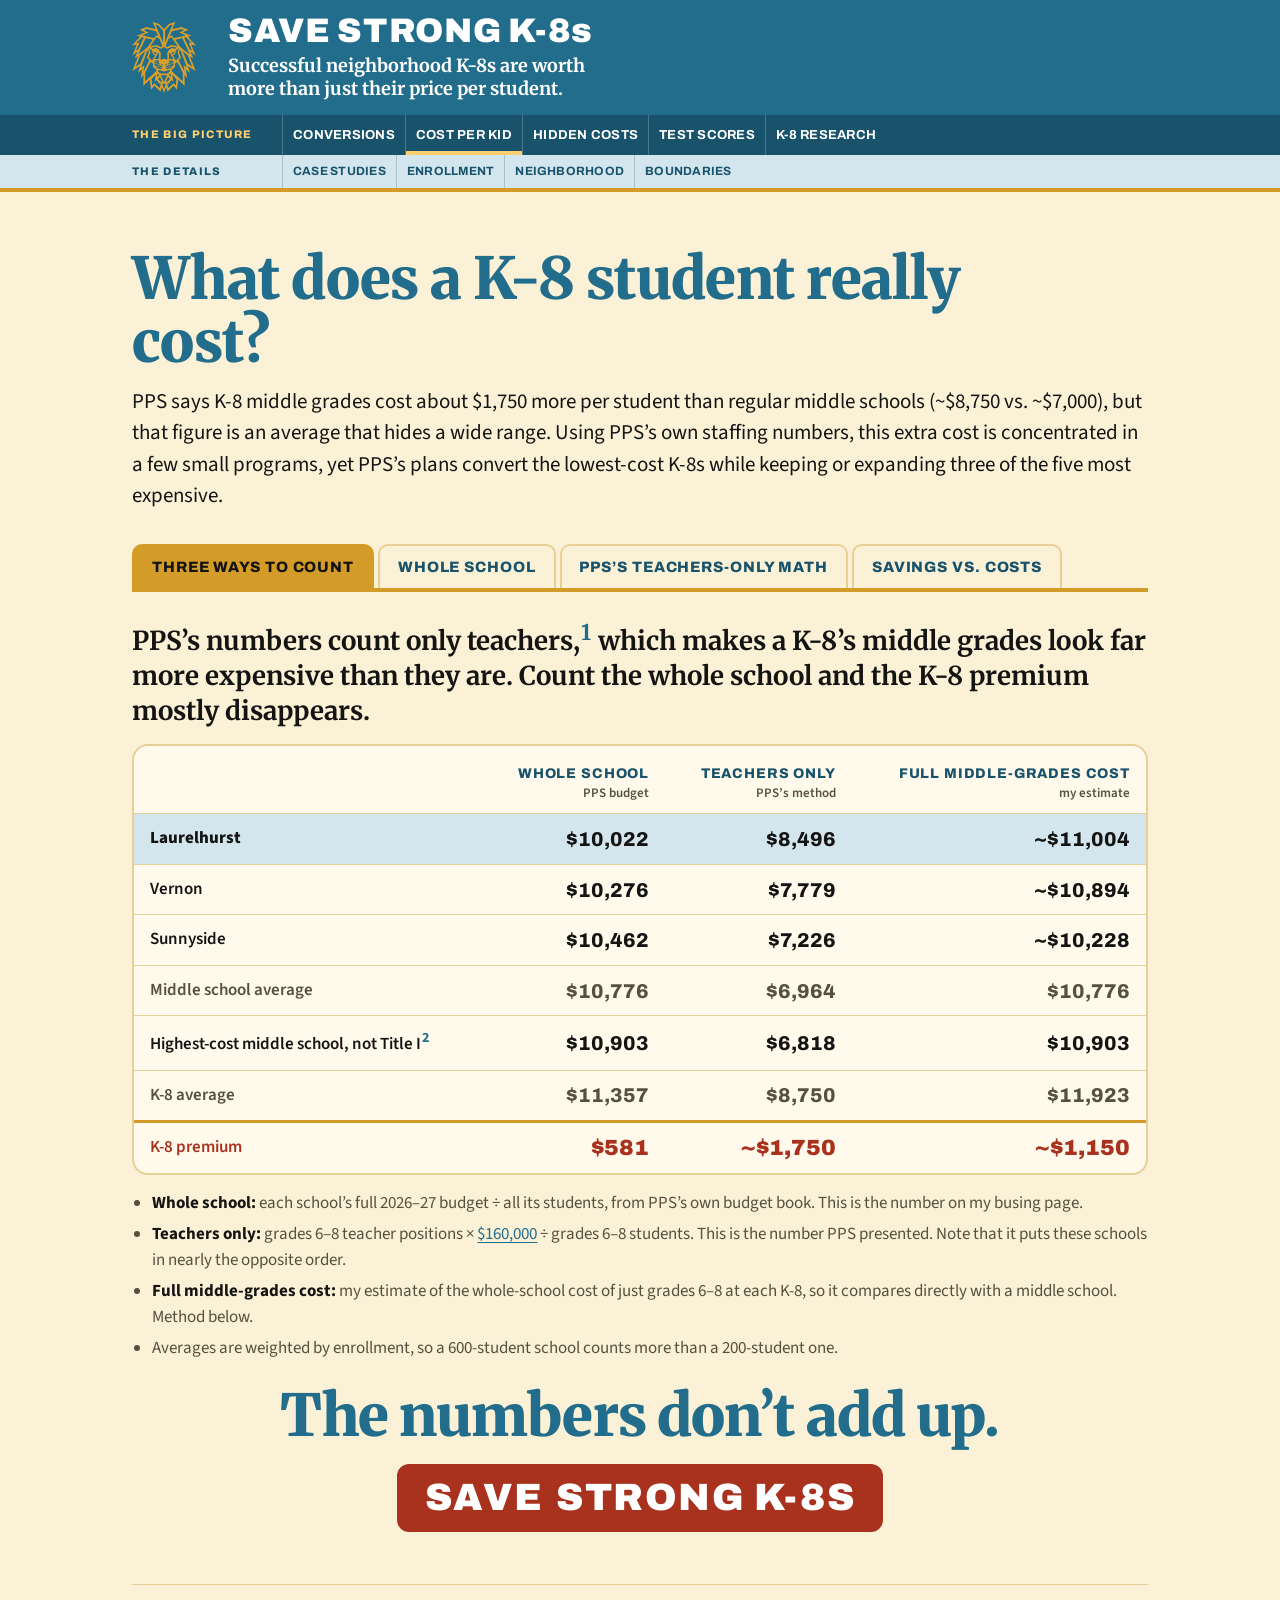
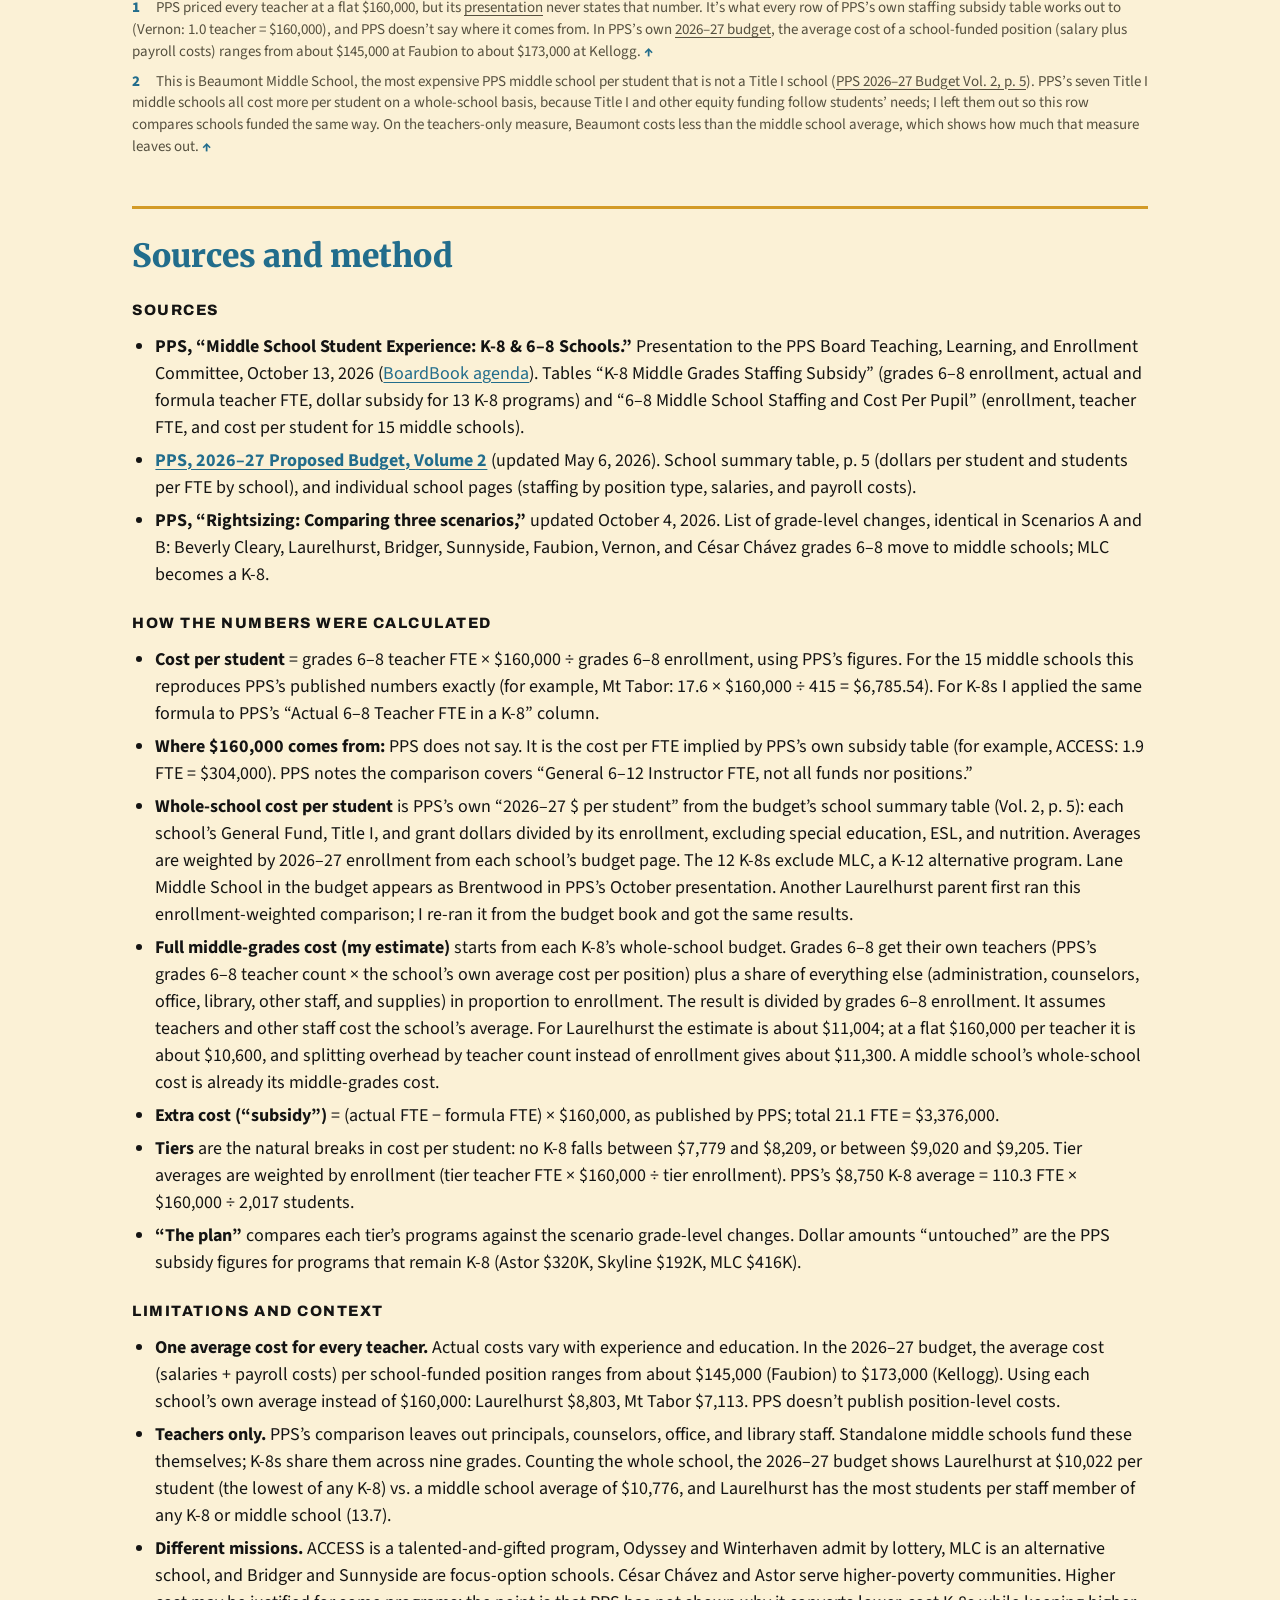
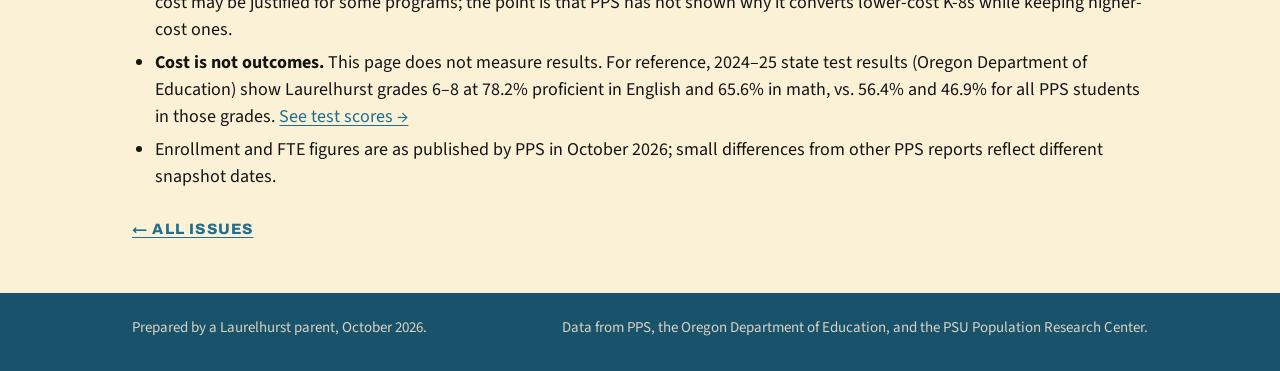
<file: cost.html>
<!doctype html>
<html lang="en">
<head>
<meta charset="utf-8">
<meta name="viewport" content="width=device-width, initial-scale=1, viewport-fit=cover">
<title>Cost per Kid | Save Strong K-8s</title>
<meta name="claude:viewport-fit-sides" content="cover">
<meta name="description" content="Where PPS’s K-8 middle-grades “subsidy” actually is, using PPS’s own staffing numbers, and why Laurelhurst isn’t one of the expensive programs.">
<meta property="og:title" content="What does a K-8 student really cost?">
<meta property="og:description" content="By PPS’s own math, Laurelhurst’s middle grades cost less than PPS’s K-8 average. The extra cost sits in a few small programs.">
<meta property="og:type" content="article">
<meta name="theme-color" content="#226d8c">
<link rel="icon" href="assets/lion.svg" type="image/svg+xml">
<link rel="preconnect" href="https://fonts.googleapis.com">
<link rel="preconnect" href="https://fonts.gstatic.com" crossorigin>
<link rel="stylesheet" href="https://fonts.googleapis.com/css2?family=Merriweather:wght@700;900&family=Archivo:wght@700;800;900&family=Source+Sans+3:ital,wght@0,400;0,600;0,700;1,400&display=swap">
<link rel="stylesheet" href="style.css">
</head>
<body>

<header class="masthead compact">
  <div class="wrap">
    <a href="./"><img class="lion" src="assets/lion.svg" alt="Laurelhurst lion, back to the home page" width="256" height="286"></a>
    <div class="titles">
      <p class="site-name"><a href="./">Save Strong <span class="nw">K-8<span class="lc">s</span></span></a></p>
      <p class="tagline">Successful neighborhood K-8s are worth more than just their price per student.</p>
    </div>
  </div>
</header>

<nav class="nav" aria-label="Key issues">
  <div class="nav-bar wrap">
    <button class="nav-toggle" type="button" aria-expanded="false" aria-controls="nav-links">
      <span class="bars" aria-hidden="true"><span></span><span></span><span></span></span>
      Key issues
    </button>
  </div>
  <div class="nav-menu" id="nav-links">
    <div class="nav-row nav-big">
      <div class="wrap">
        <span class="nav-label" id="nav-big-l">The big picture</span>
        <ul aria-labelledby="nav-big-l">
          <li><a href="plan.html">Conversions</a></li>
          <li><a href="cost.html" aria-current="page">Cost per kid</a></li>
          <li><a href="hidden.html">Hidden costs</a></li>
          <li><a href="scores.html">Test scores</a></li>
          <li><a href="research.html">K-8 research</a></li>
        </ul>
      </div>
    </div>
    <div class="nav-row nav-details">
      <div class="wrap">
        <span class="nav-label" id="nav-det-l">The details</span>
        <ul aria-labelledby="nav-det-l">
          <li><a href="case_studies.html">Case studies</a></li>
          <li><a href="enrollment.html">Enrollment</a></li>
          <li><a href="neighborhood.html">Neighborhood</a></li>
          <li><a href="boundary.html">Boundaries</a></li>
        </ul>
      </div>
    </div>
    <div class="nav-row nav-more">
      <div class="wrap">
        <ul>
          <li class="nav-extra nav-extra-first"><a href="./#programs">Programs</a></li>
          <li class="nav-extra"><a href="./#voices">In their own words</a></li>
          <li class="nav-extra"><a href="./#sign">Add your name</a></li>
        </ul>
      </div>
    </div>
  </div>
</nav>

<main class="wrap article">
  <div class="lede">
    <h1>What does a K-8 student really cost?</h1>
    <p>PPS says K-8 middle grades cost about $1,750 more per student than regular middle schools (~$8,750 vs. ~$7,000), but that figure is an average that hides a wide range. Using PPS’s own staffing numbers, this extra cost is concentrated in a few small programs, yet PPS’s plans convert the lowest-cost K-8s while keeping or expanding three of the five most expensive.</p>
  </div>

  <section class="tabs" data-tabs aria-label="Cost per student and PPS’s projected savings">
    <div class="tab-bar" role="tablist">
      <button role="tab" id="tab-compare" aria-controls="compare" aria-selected="true">Three ways to count</button>
      <button role="tab" id="tab-whole" aria-controls="whole" aria-selected="false" tabindex="-1">Whole school</button>
      <button role="tab" id="tab-teachers" aria-controls="teachers" aria-selected="false" tabindex="-1">PPS’s teachers-only math</button>
      <button role="tab" id="tab-savings" aria-controls="savings" aria-selected="false" tabindex="-1">Savings vs. costs</button>
    </div>

    <div class="tab-panel" role="tabpanel" id="compare" aria-labelledby="tab-compare">
      <p class="panel-lede">PPS’s numbers count only teachers,<sup class="fn-ref"><a href="#fn-160" id="ref-160">1</a></sup> which makes a K-8’s middle grades look far more expensive than they are. Count the whole school and the K-8 premium mostly disappears.</p>
      <div class="table-scroll">
        <table class="compare">
          <thead>
            <tr><th scope="col"><span class="sr-only">Cost per student</span></th><th scope="col">Whole school <small>PPS budget</small></th><th scope="col">Teachers only <small>PPS’s method</small></th><th scope="col">Full middle-grades cost <small>my estimate</small></th></tr>
          </thead>
          <tbody>
            <tr class="lh"><th scope="row">Laurelhurst</th><td>$10,022</td><td>$8,496</td><td>~$11,004</td></tr>
            <tr><th scope="row">Vernon</th><td>$10,276</td><td>$7,779</td><td>~$10,894</td></tr>
            <tr><th scope="row">Sunnyside</th><td>$10,462</td><td>$7,226</td><td>~$10,228</td></tr>
            <tr class="avg"><th scope="row">Middle school average</th><td>$10,776</td><td>$6,964</td><td>$10,776</td></tr>
            <tr><th scope="row">Highest-cost middle school, not Title I<sup class="fn-ref"><a href="#fn-ms" id="ref-ms">2</a></sup></th><td>$10,903</td><td>$6,818</td><td>$10,903</td></tr>
            <tr class="avg"><th scope="row">K-8 average</th><td>$11,357</td><td>$8,750</td><td>$11,923</td></tr>
          </tbody>
          <tfoot>
            <tr><th scope="row">K-8 premium</th><td>$581</td><td>~$1,750</td><td>~$1,150</td></tr>
          </tfoot>
        </table>
      </div>
      <ul class="panel-notes">
        <li><strong>Whole school:</strong> each school’s full 2026–27 budget ÷ all its students, from PPS’s own budget book. This is the number on my busing page.</li>
        <li><strong>Teachers only:</strong> grades 6–8 teacher positions × <a href="https://meetings.boardbook.org/Public/Agenda/915?meeting=771664">$160,000</a> ÷ grades 6–8 students. This is the number PPS presented. Note that it puts these schools in nearly the opposite order.</li>
        <li><strong>Full middle-grades cost:</strong> my estimate of the whole-school cost of just grades 6–8 at each K-8, so it compares directly with a middle school. Method below.</li>
        <li>Averages are weighted by enrollment, so a 600-student school counts more than a 200-student one.</li>
      </ul>
      <div class="closer">
        <div class="line">The numbers don’t add up.</div>
        <div class="badge"><span>Save</span> <span>Strong K-8s</span></div>
      </div>

      <div class="page-notes" aria-label="Notes">
        <p class="footnote fn-num" id="fn-160"><a class="fn-back" href="#ref-160" aria-label="Note 1, back to text">1</a> PPS priced every teacher at a flat $160,000, but its <a href="https://meetings.boardbook.org/Public/Agenda/915?meeting=771664">presentation</a> never states that number. It’s what every row of PPS’s own staffing subsidy table works out to (Vernon: 1.0 teacher = $160,000), and PPS doesn’t say where it comes from. In PPS’s own <a href="https://resources.finalsite.net/images/v1778178861/ppsnet/qkwu0qka1hre112vdb2b/2026-27ProposedBudgetVolume2-Updated20260506.pdf">2026–27 budget</a>, the average cost of a school-funded position (salary plus payroll costs) ranges from about $145,000 at Faubion to about $173,000 at Kellogg. <a class="fn-up" href="#ref-160" aria-label="Back to text">↑</a></p>
        <p class="footnote fn-num" id="fn-ms"><a class="fn-back" href="#ref-ms" aria-label="Note 2, back to text">2</a> This is Beaumont Middle School, the most expensive PPS middle school per student that is not a Title I school (<a href="https://resources.finalsite.net/images/v1778178861/ppsnet/qkwu0qka1hre112vdb2b/2026-27ProposedBudgetVolume2-Updated20260506.pdf#page=5">PPS 2026–27 Budget Vol. 2, p. 5</a>). PPS’s seven Title I middle schools all cost more per student on a whole-school basis, because Title I and other equity funding follow students’ needs; I left them out so this row compares schools funded the same way. On the teachers-only measure, Beaumont costs less than the middle school average, which shows how much that measure leaves out. <a class="fn-up" href="#ref-ms" aria-label="Back to text">↑</a></p>
      </div>
    </div>

    <div class="tab-panel" role="tabpanel" id="whole" aria-labelledby="tab-whole">
      <p class="panel-lede">Counting <em>everything</em> a school spends, Laurelhurst costs less per student than any other K-8 and less than 11 of PPS’s 15 middle schools.</p>
      <figure class="chart">
        <figcaption>
          <span class="chart-title">2026–27 cost per student, whole school</span>
          <a class="src" href="https://resources.finalsite.net/images/v1778178861/ppsnet/qkwu0qka1hre112vdb2b/2026-27ProposedBudgetVolume2-Updated20260506.pdf#page=5">PPS 2026–27 Budget Vol. 2, p. 5 (excludes special education, ESL, and nutrition) ↗</a>
        </figcaption>
        <ul class="chart-key" aria-hidden="true">
          <li><span class="sw lh"></span>Laurelhurst</li>
          <li><span class="sw t2"></span>Other K-8s</li>
          <li><span class="sw ms"></span>Middle schools (6–8)</li>
          <li><span class="sw avg"></span>Middle school average: $10,776</li>
        </ul>
        <div class="bars-scroll">
          <ul class="bar-list" style="--avg: 71.84%">
        <li class="bar-row k8"><span class="bar-name">César Chávez</span><span class="bar-area"><span class="bar-fill" style="width:96.29%"><span class="bar-val">$14,443</span></span></span></li>
        <li class="bar-row ms"><span class="bar-name">George<span class="suffix"> (6–8)</span></span><span class="bar-area"><span class="bar-fill" style="width:88.60%"><span class="bar-val">$13,290</span></span></span></li>
        <li class="bar-row k8"><span class="bar-name">Skyline</span><span class="bar-area"><span class="bar-fill" style="width:86.41%"><span class="bar-val">$12,962</span></span></span></li>
        <li class="bar-row k8"><span class="bar-name">Faubion</span><span class="bar-area"><span class="bar-fill" style="width:85.62%"><span class="bar-val">$12,843</span></span></span></li>
        <li class="bar-row ms"><span class="bar-name">Lane<span class="suffix"> (6–8)</span></span><span class="bar-area"><span class="bar-fill" style="width:81.87%"><span class="bar-val">$12,281</span></span></span></li>
        <li class="bar-row ms"><span class="bar-name">Harrison Park<span class="suffix"> (6–8)</span></span><span class="bar-area"><span class="bar-fill" style="width:80.52%"><span class="bar-val">$12,078</span></span></span></li>
        <li class="bar-row ms"><span class="bar-name">Kellogg<span class="suffix"> (6–8)</span></span><span class="bar-area"><span class="bar-fill" style="width:78.77%"><span class="bar-val">$11,815</span></span></span></li>
        <li class="bar-row ms"><span class="bar-name">Roseway Heights<span class="suffix"> (6–8)</span></span><span class="bar-area"><span class="bar-fill" style="width:77.23%"><span class="bar-val">$11,585</span></span></span></li>
        <li class="bar-row ms"><span class="bar-name">Harriet Tubman<span class="suffix"> (6–8)</span></span><span class="bar-area"><span class="bar-fill" style="width:76.50%"><span class="bar-val">$11,475</span></span></span></li>
        <li class="bar-row k8"><span class="bar-name">Astor</span><span class="bar-area"><span class="bar-fill" style="width:76.25%"><span class="bar-val">$11,438</span></span></span></li>
        <li class="bar-row ms"><span class="bar-name">Ockley Green<span class="suffix"> (6–8)</span></span><span class="bar-area"><span class="bar-fill" style="width:75.45%"><span class="bar-val">$11,318</span></span></span></li>
        <li class="bar-row k8"><span class="bar-name">Odyssey</span><span class="bar-area"><span class="bar-fill" style="width:74.65%"><span class="bar-val">$11,198</span></span></span></li>
        <li class="bar-row k8"><span class="bar-name">Beverly Cleary</span><span class="bar-area"><span class="bar-fill" style="width:73.59%"><span class="bar-val">$11,039</span></span></span></li>
        <li class="bar-row k8"><span class="bar-name">Bridger</span><span class="bar-area"><span class="bar-fill" style="width:72.93%"><span class="bar-val">$10,939</span></span></span></li>
        <li class="bar-row ms"><span class="bar-name">Beaumont<span class="suffix"> (6–8)</span></span><span class="bar-area"><span class="bar-fill" style="width:72.69%"><span class="bar-val">$10,903</span></span></span></li>
        <li class="bar-row k8"><span class="bar-name">ACCESS</span><span class="bar-area"><span class="bar-fill" style="width:71.50%"><span class="bar-val">$10,725</span></span></span></li>
        <li class="bar-row k8"><span class="bar-name">Winterhaven</span><span class="bar-area"><span class="bar-fill" style="width:71.02%"><span class="bar-val">$10,653</span></span></span></li>
        <li class="bar-row k8 hl"><span class="bar-name">Sunnyside</span><span class="bar-area"><span class="bar-fill" style="width:69.75%"><span class="bar-val">$10,462</span></span></span></li>
        <li class="bar-row ms"><span class="bar-name">Mt Tabor<span class="suffix"> (6–8)</span></span><span class="bar-area"><span class="bar-fill" style="width:69.60%"><span class="bar-val">$10,440</span></span></span></li>
        <li class="bar-row k8 hl"><span class="bar-name">Vernon</span><span class="bar-area"><span class="bar-fill" style="width:68.51%"><span class="bar-val">$10,276</span></span></span></li>
        <li class="bar-row ms"><span class="bar-name">Gray<span class="suffix"> (6–8)</span></span><span class="bar-area"><span class="bar-fill" style="width:68.15%"><span class="bar-val">$10,222</span></span></span></li>
        <li class="bar-row ms"><span class="bar-name">da Vinci<span class="suffix"> (6–8)</span></span><span class="bar-area"><span class="bar-fill" style="width:67.73%"><span class="bar-val">$10,159</span></span></span></li>
        <li class="bar-row k8 lh"><span class="bar-name">Laurelhurst</span><span class="bar-area"><span class="bar-fill" style="width:66.81%"><span class="bar-val">$10,022</span></span></span></li>
        <li class="bar-row ms"><span class="bar-name">Hosford<span class="suffix"> (6–8)</span></span><span class="bar-area"><span class="bar-fill" style="width:65.10%"><span class="bar-val">$9,765</span></span></span></li>
        <li class="bar-row ms"><span class="bar-name">Jackson<span class="suffix"> (6–8)</span></span><span class="bar-area"><span class="bar-fill" style="width:63.74%"><span class="bar-val">$9,561</span></span></span></li>
        <li class="bar-row ms"><span class="bar-name">Sellwood<span class="suffix"> (6–8)</span></span><span class="bar-area"><span class="bar-fill" style="width:63.68%"><span class="bar-val">$9,552</span></span></span></li>
        <li class="bar-row ms"><span class="bar-name">West Sylvan<span class="suffix"> (6–8)</span></span><span class="bar-area"><span class="bar-fill" style="width:60.75%"><span class="bar-val">$9,113</span></span></span></li>
          </ul>
        </div>
      </figure>
      <section class="tiers" aria-labelledby="tiers-h-whole">
        <h2 id="tiers-h-whole">Where the K-8 “subsidy” actually is</h2>
        <p class="tiers-lede">Using PPS’s own teacher-only numbers, the extra cost of K-8 middle grades sits mostly in a few small programs. The five largest K-8 programs carry 28% of it; the eight smaller ones carry 72%.</p>
        <ol class="tier-list">
          <li class="tier t1">
            <div class="tier-head">
              <span class="tier-name">1. Highest cost</span>
              <span class="tier-avg">$9,807<small>avg. per student</small></span>
            </div>
            <p class="tier-schools">Bridger ($10,260), César Chávez ($10,014), MLC ($9,882), Skyline ($9,644), Astor ($9,205)</p>
            <dl class="tier-facts">
              <div><dt>Grades 6–8 students</dt><dd>633 (31%)</dd></div>
              <div><dt>Share of $3.4M extra cost</dt><dd><strong>$1.66M (49%)</strong></dd></div>
            </dl>
            <p class="tier-plan"><span>The plan:</span> converts Bridger and Chávez. <strong>Keeps Astor and Skyline as K-8s and makes MLC a K-8.</strong> $928K of this tier’s extra cost is untouched.</p>
          </li>
          <li class="tier t2">
            <div class="tier-head">
              <span class="tier-name">2. Mid-range</span>
              <span class="tier-avg">$8,543<small>avg. per student</small></span>
            </div>
            <p class="tier-schools">Winterhaven ($9,020), ACCESS ($8,845), Odyssey ($8,691), <strong>Laurelhurst ($8,496)</strong>, Faubion ($8,268), Beverly Cleary ($8,209)</p>
            <dl class="tier-facts">
              <div><dt>Grades 6–8 students</dt><dd>1,017 (50%)</dd></div>
              <div><dt>Share of $3.4M extra cost</dt><dd>$1.49M (44%)</dd></div>
            </dl>
            <p class="tier-plan"><span>The plan:</span> converts Laurelhurst, Faubion, and Beverly Cleary. Keeps Winterhaven, ACCESS, and Odyssey.</p>
          </li>
          <li class="tier t3">
            <div class="tier-head">
              <span class="tier-name">3. Most cost-effective</span>
              <span class="tier-avg">$7,499<small>avg. per student</small></span>
            </div>
            <p class="tier-schools">Vernon ($7,779), Sunnyside ($7,226)</p>
            <dl class="tier-facts">
              <div><dt>Grades 6–8 students</dt><dd>367 (18%)</dd></div>
              <div><dt>Share of $3.4M extra cost</dt><dd><strong>$224K (7%)</strong></dd></div>
            </dl>
            <p class="tier-plan"><span>The plan:</span> <strong>converts both.</strong></p>
          </li>
          <li class="tier ms ref">
            <div class="tier-head">
              <span class="tier-name">For reference: 15 regular 6–8 middle schools</span>
              <span class="tier-avg">$6,964<small>avg. per student</small></span>
            </div>
            <dl class="tier-facts">
              <div><dt>Grades 6–8 students</dt><dd>7,283</dd></div>
            </dl>
          </li>
        </ol>
        <p class="tiers-lede">All told, the plan’s conversions cover $1.70M of the $3.38M. The other $1.68M stays in programs that remain K-8.</p>
      </section>
    </div>

    <div class="tab-panel" role="tabpanel" id="teachers" aria-labelledby="tab-teachers">
      <p class="panel-lede">This is how PPS presented it: by counting only teaching costs, with every teacher priced at a flat $160,000. Even by that measure, Sunnyside’s middle grades cost <strong>$7,226</strong> per student, the lowest of any K-8 and in the same range as PPS’s regular middle schools. PPS would convert it anyway.</p>
      <figure class="chart">
        <figcaption>
          <span class="chart-title">Grades 6–8 teacher cost per student</span>
          <span class="src">Teacher positions × $160,000 ÷ grades 6–8 enrollment, from PPS’s October 13 presentation</span>
        </figcaption>
        <ul class="chart-key" aria-hidden="true">
          <li><span class="sw lh"></span>Laurelhurst</li>
          <li><span class="sw t1"></span>Tier 1: highest-cost K-8s</li>
          <li><span class="sw t2"></span>Tier 2: mid-range K-8s</li>
          <li><span class="sw t3"></span>Tier 3: most cost-effective K-8s</li>
          <li><span class="sw ms"></span>Regular 6–8 middle schools</li>
          <li><span class="sw avg"></span>PPS’s “K-8 average”: $8,750</li>
        </ul>
        <div class="bars-scroll">
          <ul class="bar-list" style="--avg: 79.55%">
        <li class="bar-row t1"><span class="bar-name">Bridger</span><span class="bar-area"><span class="bar-fill" style="width:93.27%"><span class="bar-val">$10,260</span></span></span></li>
        <li class="bar-row t1"><span class="bar-name">César Chávez</span><span class="bar-area"><span class="bar-fill" style="width:91.04%"><span class="bar-val">$10,014</span></span></span></li>
        <li class="bar-row t1"><span class="bar-name">MLC</span><span class="bar-area"><span class="bar-fill" style="width:89.84%"><span class="bar-val">$9,882</span></span></span></li>
        <li class="bar-row t1"><span class="bar-name">Skyline</span><span class="bar-area"><span class="bar-fill" style="width:87.67%"><span class="bar-val">$9,644</span></span></span></li>
        <li class="bar-row t1"><span class="bar-name">Astor</span><span class="bar-area"><span class="bar-fill" style="width:83.68%"><span class="bar-val">$9,205</span></span></span></li>
        <li class="bar-row t2"><span class="bar-name">Winterhaven</span><span class="bar-area"><span class="bar-fill" style="width:82.00%"><span class="bar-val">$9,020</span></span></span></li>
        <li class="bar-row t2"><span class="bar-name">ACCESS</span><span class="bar-area"><span class="bar-fill" style="width:80.41%"><span class="bar-val">$8,845</span></span></span></li>
        <li class="bar-row t2"><span class="bar-name">Odyssey</span><span class="bar-area"><span class="bar-fill" style="width:79.01%"><span class="bar-val">$8,691</span></span></span></li>
        <li class="bar-row t2 lh"><span class="bar-name">Laurelhurst</span><span class="bar-area"><span class="bar-fill" style="width:77.24%"><span class="bar-val">$8,496</span></span></span></li>
        <li class="bar-row t2"><span class="bar-name">Faubion</span><span class="bar-area"><span class="bar-fill" style="width:75.16%"><span class="bar-val">$8,268</span></span></span></li>
        <li class="bar-row t2 hl"><span class="bar-name">Beverly Cleary</span><span class="bar-area"><span class="bar-fill" style="width:74.63%"><span class="bar-val">$8,209</span></span></span></li>
        <li class="bar-row t3 hl"><span class="bar-name">Vernon</span><span class="bar-area"><span class="bar-fill" style="width:70.72%"><span class="bar-val">$7,779</span></span></span></li>
        <li class="bar-row ms"><span class="bar-name">George<span class="suffix"> (6–8)</span></span><span class="bar-area"><span class="bar-fill" style="width:66.12%"><span class="bar-val">$7,273</span></span></span></li>
        <li class="bar-row t3 hl"><span class="bar-name">Sunnyside</span><span class="bar-area"><span class="bar-fill" style="width:65.69%"><span class="bar-val">$7,226</span></span></span></li>
        <li class="bar-row ms"><span class="bar-name">Harrison Park<span class="suffix"> (6–8)</span></span><span class="bar-area"><span class="bar-fill" style="width:65.45%"><span class="bar-val">$7,200</span></span></span></li>
        <li class="bar-row ms"><span class="bar-name">Brentwood<span class="suffix"> (6–8)</span></span><span class="bar-area"><span class="bar-fill" style="width:65.40%"><span class="bar-val">$7,194</span></span></span></li>
        <li class="bar-row ms"><span class="bar-name">Ockley Green<span class="suffix"> (6–8)</span></span><span class="bar-area"><span class="bar-fill" style="width:65.39%"><span class="bar-val">$7,193</span></span></span></li>
        <li class="bar-row ms"><span class="bar-name">Harriet Tubman<span class="suffix"> (6–8)</span></span><span class="bar-area"><span class="bar-fill" style="width:65.09%"><span class="bar-val">$7,160</span></span></span></li>
        <li class="bar-row ms"><span class="bar-name">Kellogg<span class="suffix"> (6–8)</span></span><span class="bar-area"><span class="bar-fill" style="width:64.96%"><span class="bar-val">$7,146</span></span></span></li>
        <li class="bar-row ms"><span class="bar-name">Roseway Heights<span class="suffix"> (6–8)</span></span><span class="bar-area"><span class="bar-fill" style="width:64.42%"><span class="bar-val">$7,086</span></span></span></li>
        <li class="bar-row ms"><span class="bar-name">da Vinci<span class="suffix"> (6–8)</span></span><span class="bar-area"><span class="bar-fill" style="width:62.25%"><span class="bar-val">$6,847</span></span></span></li>
        <li class="bar-row ms"><span class="bar-name">Beaumont<span class="suffix"> (6–8)</span></span><span class="bar-area"><span class="bar-fill" style="width:61.98%"><span class="bar-val">$6,818</span></span></span></li>
        <li class="bar-row ms"><span class="bar-name">Gray<span class="suffix"> (6–8)</span></span><span class="bar-area"><span class="bar-fill" style="width:61.95%"><span class="bar-val">$6,815</span></span></span></li>
        <li class="bar-row ms"><span class="bar-name">West Sylvan<span class="suffix"> (6–8)</span></span><span class="bar-area"><span class="bar-fill" style="width:61.83%"><span class="bar-val">$6,801</span></span></span></li>
        <li class="bar-row ms"><span class="bar-name">Sellwood<span class="suffix"> (6–8)</span></span><span class="bar-area"><span class="bar-fill" style="width:61.75%"><span class="bar-val">$6,793</span></span></span></li>
        <li class="bar-row ms"><span class="bar-name">Jackson<span class="suffix"> (6–8)</span></span><span class="bar-area"><span class="bar-fill" style="width:61.71%"><span class="bar-val">$6,788</span></span></span></li>
        <li class="bar-row ms"><span class="bar-name">Mt Tabor<span class="suffix"> (6–8)</span></span><span class="bar-area"><span class="bar-fill" style="width:61.69%"><span class="bar-val">$6,786</span></span></span></li>
        <li class="bar-row ms"><span class="bar-name">Hosford<span class="suffix"> (6–8)</span></span><span class="bar-area"><span class="bar-fill" style="width:61.65%"><span class="bar-val">$6,782</span></span></span></li>
          </ul>
        </div>
      </figure>
      <section class="tiers" aria-labelledby="tiers-h-teachers">
        <h2 id="tiers-h-teachers">Where the K-8 “subsidy” actually is</h2>
        <p class="tiers-lede">Using PPS’s own teacher-only numbers, the extra cost of K-8 middle grades sits mostly in a few small programs. The five largest K-8 programs carry 28% of it; the eight smaller ones carry 72%.</p>
        <ol class="tier-list">
          <li class="tier t1">
            <div class="tier-head">
              <span class="tier-name">1. Highest cost</span>
              <span class="tier-avg">$9,807<small>avg. per student</small></span>
            </div>
            <p class="tier-schools">Bridger ($10,260), César Chávez ($10,014), MLC ($9,882), Skyline ($9,644), Astor ($9,205)</p>
            <dl class="tier-facts">
              <div><dt>Grades 6–8 students</dt><dd>633 (31%)</dd></div>
              <div><dt>Share of $3.4M extra cost</dt><dd><strong>$1.66M (49%)</strong></dd></div>
            </dl>
            <p class="tier-plan"><span>The plan:</span> converts Bridger and Chávez. <strong>Keeps Astor and Skyline as K-8s and makes MLC a K-8.</strong> $928K of this tier’s extra cost is untouched.</p>
          </li>
          <li class="tier t2">
            <div class="tier-head">
              <span class="tier-name">2. Mid-range</span>
              <span class="tier-avg">$8,543<small>avg. per student</small></span>
            </div>
            <p class="tier-schools">Winterhaven ($9,020), ACCESS ($8,845), Odyssey ($8,691), <strong>Laurelhurst ($8,496)</strong>, Faubion ($8,268), Beverly Cleary ($8,209)</p>
            <dl class="tier-facts">
              <div><dt>Grades 6–8 students</dt><dd>1,017 (50%)</dd></div>
              <div><dt>Share of $3.4M extra cost</dt><dd>$1.49M (44%)</dd></div>
            </dl>
            <p class="tier-plan"><span>The plan:</span> converts Laurelhurst, Faubion, and Beverly Cleary. Keeps Winterhaven, ACCESS, and Odyssey.</p>
          </li>
          <li class="tier t3">
            <div class="tier-head">
              <span class="tier-name">3. Most cost-effective</span>
              <span class="tier-avg">$7,499<small>avg. per student</small></span>
            </div>
            <p class="tier-schools">Vernon ($7,779), Sunnyside ($7,226)</p>
            <dl class="tier-facts">
              <div><dt>Grades 6–8 students</dt><dd>367 (18%)</dd></div>
              <div><dt>Share of $3.4M extra cost</dt><dd><strong>$224K (7%)</strong></dd></div>
            </dl>
            <p class="tier-plan"><span>The plan:</span> <strong>converts both.</strong></p>
          </li>
          <li class="tier ms ref">
            <div class="tier-head">
              <span class="tier-name">For reference: 15 regular 6–8 middle schools</span>
              <span class="tier-avg">$6,964<small>avg. per student</small></span>
            </div>
            <dl class="tier-facts">
              <div><dt>Grades 6–8 students</dt><dd>7,283</dd></div>
            </dl>
          </li>
        </ol>
        <p class="tiers-lede">All told, the plan’s conversions cover $1.70M of the $3.38M. The other $1.68M stays in programs that remain K-8.</p>
      </section>
    </div>
    <div class="tab-panel tab-article" role="tabpanel" id="savings" aria-labelledby="tab-savings">
      <p class="panel-lede">PPS’s projected savings are unlikely to hold up for Laurelhurst: once new busing is paid for, the balance is wiped out if <strong>25 to 28 students</strong> leave PPS instead of moving to Mt Tabor.</p>

      <ol class="steps" aria-label="The math, step by step">
        <li>
          <span class="op" aria-hidden="true"></span>
          <span class="num">$160,000</span>
          <div class="what">
            <span class="label">PPS’s cost per teacher: one flat amount for every teacher, whatever their experience or education</span>
            <span class="src">Implied by PPS’s staffing subsidy table (see the Three ways to count tab)</span>
          </div>
        </li>
        <li>
          <span class="op" aria-label="times">×</span>
          <span class="num">2.2</span>
          <div class="what">
            <span class="label">Teaching positions PPS says it saves by converting Laurelhurst to a K-5<sup class="fn-ref"><a href="#fn-sv-pps" id="ref-sv-pps">1</a></sup></span>
            <a class="src" href="https://meetings.boardbook.org/Public/Agenda/915?meeting=771664">PPS TLE Committee, “Middle Grades,” Oct. 13, 2026 ↗</a>
          </div>
        </li>
        <li>
          <span class="op" aria-label="equals">=</span>
          <span class="num">$352,000</span>
          <div class="what">
            <span class="label">PPS’s projected savings, per year</span>
            <span class="src">$160,000 × 2.2</span>
          </div>
        </li>
      </ol>

      <section class="points" aria-label="Two things PPS’s savings leave out">
        <p class="points-lede">PPS’s figure leaves out two things. Busing Laurelhurst’s middle schoolers to Mt Tabor would take one or two new bus routes, at about $38,000 a year each after state reimbursement.<sup class="fn-ref"><a href="#fn-sv-bus" id="ref-sv-bus">2</a></sup> And every student who leaves PPS takes <em>at least</em> $11,127 a year in state funding with them.<sup class="fn-ref"><a href="#fn-sv-ssf" id="ref-sv-ssf">3</a></sup></p>
      </section>

      <section class="compare-strip scenarios" aria-label="How many students leaving PPS would cancel out the savings, with one or two new bus routes">
        <div class="cs-item">
          <span class="cs-label">With one new bus route</span>
          <table class="mini-math">
            <tbody>
              <tr><td class="op"></td><td class="v">$352,000</td><td class="l">PPS’s projected savings</td></tr>
              <tr><td class="op" aria-label="minus">−</td><td class="v">$38,000</td><td class="l">One new bus route, PPS’s share</td></tr>
              <tr><td class="op" aria-label="equals">=</td><td class="v">$314,000</td><td class="l">Savings left</td></tr>
              <tr><td class="op" aria-label="divided by">÷</td><td class="v">$11,127</td><td class="l">State funding per student</td></tr>
              <tr class="total"><td class="op" aria-label="equals">=</td><td class="v">28</td><td class="l">Students leaving PPS would cancel out the savings</td></tr>
            </tbody>
          </table>
        </div>
        <div class="cs-item">
          <span class="cs-label">With two new bus routes</span>
          <table class="mini-math">
            <tbody>
              <tr><td class="op"></td><td class="v">$352,000</td><td class="l">PPS’s projected savings</td></tr>
              <tr><td class="op" aria-label="minus">−</td><td class="v">$77,000</td><td class="l">Two new bus routes, PPS’s share</td></tr>
              <tr><td class="op" aria-label="equals">=</td><td class="v">$275,000</td><td class="l">Savings left</td></tr>
              <tr><td class="op" aria-label="divided by">÷</td><td class="v">$11,127</td><td class="l">State funding per student</td></tr>
              <tr class="total"><td class="op" aria-label="equals">=</td><td class="v">25</td><td class="l">Students leaving PPS would cancel out the savings</td></tr>
            </tbody>
          </table>
        </div>
      </section>

      <section class="answer" aria-label="The answer">
        <p>PPS’s savings disappear if Laurelhurst families leave PPS instead of moving to Mt Tabor.</p>
        <span class="big">25–28 students</span>
        <strong>Leaving PPS would wipe out what PPS saves by converting Laurelhurst</strong>
        <span class="src">That’s 11–12% of Laurelhurst’s 226 middle graders. Fewer families would need to leave if younger brothers and sisters go with them.</span>
      </section>

      <section class="factcheck" aria-labelledby="sv-fc-label">
        <div class="eyebrow" id="sv-fc-label">Fact check</div>
        <p class="claim">Affluent neighborhoods tend to send <span class="hl">22%</span> of their kids to private schools. At Laurelhurst, it’s only <span class="hl">18%</span>.</p>
        <p class="claim">If Laurelhurst’s neighborhood sent their kids to private schools at the average for its income, <span class="hl">11 to 28 fewer students</span> would be in PPS. That’s <span class="hl">$122,000–$311,000 a year</span> in state funding lost.<sup class="fn-ref"><a href="#fn-sv-kf" id="ref-sv-kf">4</a></sup></p>
        <a class="src" href="neighborhood.html#families">Learn more on the Neighborhood page, Keeping families tab →</a>
      </section>

      <section class="compare-strip" aria-label="PPS’s projected savings compared with new busing costs and funding at risk">
        <div class="cs-item now">
          <span class="cs-label">PPS’s projected savings, per year</span>
          <span class="cs-num">$352,000</span>
          <span class="cs-note">2.2 teaching positions at $160,000 each</span>
        </div>
        <div class="cs-arrow" aria-hidden="true" style="transform: none; font-size: 26px; margin: 0 auto;">vs.</div>
        <div class="cs-item below">
          <span class="cs-label">New costs and risks, per year</span>
          <span class="cs-num">$160,000–<wbr>$388,000</span>
          <span class="cs-note">Busing ($38,000–$77,000) plus funding PPS risks losing ($122,000–$311,000)</span>
        </div>
      </section>

      <section class="points" aria-label="What the comparison means">
        <p class="points-lede">At the low end, PPS keeps a little over half of what it expects to save. At the high end, converting Laurelhurst <em>costs</em> PPS money. And because Oregon funds districts on the higher of this or last year’s enrollment numbers, a loss wouldn’t show up in PPS’s budget until a year <em>after</em> families leave.</p>
      </section>

      <section class="points" aria-labelledby="sv-oh-h">
        <h2 id="sv-oh-h">K-5 conversions don’t save on overhead</h2>
        <p class="points-lede">Teachers’ salaries aren’t a school’s only staffing cost. PPS also pays for principals, office staff, counselors, and librarians. Converting a K-8 to a K-5 moves students between two campuses that both stay open, so PPS still pays to run both.</p>
      </section>

      <section class="compare-strip" aria-label="Non-teaching staff at Laurelhurst and Mt Tabor, today and after conversion">
        <div class="cs-item now">
          <span class="cs-label">Non-teaching staff today</span>
          <span class="cs-num">14.4</span>
          <span class="cs-note">Positions at Laurelhurst (7.3) and Mt Tabor (7.1) combined, 2026–27 budget</span>
        </div>
        <div class="cs-arrow" aria-hidden="true">→</div>
        <div class="cs-item below">
          <span class="cs-label">After conversion, my estimate</span>
          <span class="cs-num">~15.3</span>
          <span class="cs-note">About the same, or a little more: Laurelhurst as a K-5 (6.5) and a larger Mt Tabor (8.8)<sup class="fn-ref"><a href="#fn-sv-oh" id="ref-sv-oh">5</a></sup></span>
        </div>
      </section>

      <section class="points" aria-label="Why conversion saves no overhead">
        <ul>
          <li><strong>Laurelhurst keeps its staffing overhead.</strong> As a K-5 it still needs a principal, an office, and the rest of a school’s staff.</li>
          <li><strong>Mt Tabor adds to its own teaching costs.</strong> It would grow from about 415 students to about 641, and its staff grows with enrollment.</li>
          <li><strong>Overhead follows the number of students, not the number of grades.</strong> In PPS’s budget, K-5s, K-8s, and middle schools of similar size require about the same amount of non-teaching staff. Moving the students between the two campuses doesn’t shrink this overhead.</li>
          <li><strong>Laurelhurst would get less efficient.</strong> Today it has the leanest non-teaching staffing of any PPS K-8, at about $2,100 per student. As a K-5 of 348 students, I estimate it’s closer to $3,000 per student.</li>
        </ul>
      </section>

      <section class="callout">
        <p>Regardless of how you count the costs, PPS’s projected savings are too small and too uncertain to justify converting strong neighborhood <span class="nw">K-8s</span>.</p>
      </section>

      <div class="page-notes" aria-label="Notes">
        <p class="footnote fn-num" id="fn-sv-pps"><a class="fn-back" href="#ref-sv-pps" aria-label="Note 1, back to text">1</a> PPS’s staffing subsidy table lists 2.2 more grades 6–8 teaching positions at Laurelhurst than PPS’s middle school staffing formula would assign the same students, priced at $160,000 each. PPS presents this as the K-8 “subsidy” that converting would remove. It is an estimate of teacher cost only; PPS hasn’t published what it expects to save at Laurelhurst on any other line. <a class="fn-up" href="#ref-sv-pps" aria-label="Back to text">↑</a></p>
        <p class="footnote fn-num" id="fn-sv-bus"><a class="fn-back" href="#ref-sv-bus" aria-label="Note 2, back to text">2</a> One or two new routes at about $38,000 each, PPS’s average share of a bus route after Oregon reimburses 70% of approved costs. About 29% of Laurelhurst’s attendance area is more than 1.5 miles from Mt Tabor, the distance at which PPS buses middle schoolers. The estimate doesn’t count students who would qualify under PPS’s hazard rules. Details on the <a href="hidden.html#busing">Busing</a> tab of the Hidden costs page. <a class="fn-up" href="#ref-sv-bus" aria-label="Back to text">↑</a></p>
        <p class="footnote fn-num" id="fn-sv-ssf"><a class="fn-back" href="#ref-sv-ssf" aria-label="Note 3, back to text">3</a> PPS’s 2025–26 State School Fund grant per weighted student (<a href="https://www.oregon.gov/ode/schools-and-districts/grants/Documents/2025-26%20State%20School%20Fund/25-26%20ADMw%20Breakout%20as%20of%203.1.25%20VC%20edits.pdf">Oregon Department of Education</a>). Students with extra needs carry extra weight, so this is a floor: with PPS’s mix of students, the average student brings in about $13,500, and at that rate 20 to 23 students would cancel out the savings. State funding follows enrolled students (<a href="https://www.oregonlaws.org/ors/ors_327.013">ORS 327.013</a>). This is revenue, not spending. The Oregon Department of Education’s <a href="https://www.oregon.gov/ode/schools-and-districts/grants/Pages/School-Level-Expenditure-Report.aspx">School Level Expenditure Report</a> shows $21,918 spent per Laurelhurst student in 2024–25 (and $22,306 per Mt Tabor student), because it counts every fund source plus district-wide and education service district costs. Only about $9,700 of Laurelhurst’s figure is spent at the school itself, close to the $10,022 per student in PPS’s own 2026–27 budget that this site uses for whole-school comparisons. <a class="fn-up" href="#ref-sv-ssf" aria-label="Back to text">↑</a></p>
        <p class="footnote fn-num" id="fn-sv-kf"><a class="fn-back" href="#ref-sv-kf" aria-label="Note 4, back to text">4</a> This is a “what if,” not a prediction: about 11 of Laurelhurst’s 226 middle graders, or about 28 students if younger brothers and sisters in grades K-5 leave, too, at $11,127 each. The method and margins of error are on the Neighborhood page, <a href="neighborhood.html#families">Keeping families</a> tab. <a class="fn-up" href="#ref-sv-kf" aria-label="Back to text">↑</a></p>
        <p class="footnote fn-num" id="fn-sv-oh"><a class="fn-back" href="#ref-sv-oh" aria-label="Note 5, back to text">5</a> Non-teaching staff are each school’s budgeted positions minus its teachers: administration, office, counseling, library, coaches, educational assistants, and other staff. They exclude custodial, nutrition, special education, and ESL positions, which are budgeted separately (<a href="https://resources.finalsite.net/images/v1778178861/ppsnet/qkwu0qka1hre112vdb2b/2026-27ProposedBudgetVolume2-Updated20260506.pdf">PPS 2026–27 Budget Vol. 2</a>, school pages). Across PPS’s K-5s, K-8s, and middle schools (that are not Title I schools), non-teaching staff run about 3.9 positions per school plus about 0.76 for every 100 students, with little difference for the different grade ranges. This estimate applies this formula to Laurelhurst as a K-5 with 348 students, and Mt Tabor with 641 students (415 today plus 226 students from Laurelhurst): about 6.5 and 8.8 positions. Because the same number of students stay in the two different schools, the formula should yield the same total before and after the move. In reality, Laurelhurst and Mt Tabor run a little leaner than the formula predicts (at only 14.4 positions in the 2026–27 budget). Cost per student uses each school’s average cost per position. This is an estimate, not a staffing plan; PPS hasn’t published one. <a class="fn-up" href="#ref-sv-oh" aria-label="Back to text">↑</a></p>
      </div>
    </div>
  </section>

  <section class="methods" aria-labelledby="methods">
    <h2 id="methods">Sources and method</h2>

    <h3>Sources</h3>
    <ul>
      <li><strong>PPS, “Middle School Student Experience: K-8 &amp; 6–8 Schools.”</strong> Presentation to the PPS Board Teaching, Learning, and Enrollment Committee, October 13, 2026 (<a href="https://meetings.boardbook.org/Public/Agenda/915?meeting=771664">BoardBook agenda</a>). Tables “K-8 Middle Grades Staffing Subsidy” (grades 6–8 enrollment, actual and formula teacher FTE, dollar subsidy for 13 K-8 programs) and “6–8 Middle School Staffing and Cost Per Pupil” (enrollment, teacher FTE, and cost per student for 15 middle schools).</li>
      <li><strong><a href="https://resources.finalsite.net/images/v1778178861/ppsnet/qkwu0qka1hre112vdb2b/2026-27ProposedBudgetVolume2-Updated20260506.pdf#page=5">PPS, 2026–27 Proposed Budget, Volume 2</a></strong> (updated May 6, 2026). School summary table, p. 5 (dollars per student and students per FTE by school), and individual school pages (staffing by position type, salaries, and payroll costs).</li>
      <li><strong>PPS, “Rightsizing: Comparing three scenarios,”</strong> updated October 4, 2026. List of grade-level changes, identical in Scenarios A and B: Beverly Cleary, Laurelhurst, Bridger, Sunnyside, Faubion, Vernon, and César Chávez grades 6–8 move to middle schools; MLC becomes a K-8.</li>
    </ul>

    <h3>How the numbers were calculated</h3>
    <ul>
      <li><strong>Cost per student</strong> = grades 6–8 teacher FTE × $160,000 ÷ grades 6–8 enrollment, using PPS’s figures. For the 15 middle schools this reproduces PPS’s published numbers exactly (for example, Mt Tabor: 17.6 × $160,000 ÷ 415 = $6,785.54). For K-8s I applied the same formula to PPS’s “Actual 6–8 Teacher FTE in a K-8” column.</li>
      <li><strong>Where $160,000 comes from:</strong> PPS does not say. It is the cost per FTE implied by PPS’s own subsidy table (for example, ACCESS: 1.9 FTE = $304,000). PPS notes the comparison covers “General 6–12 Instructor FTE, not all funds nor positions.”</li>
      <li><strong>Whole-school cost per student</strong> is PPS’s own “2026–27 $ per student” from the budget’s school summary table (Vol. 2, p. 5): each school’s General Fund, Title I, and grant dollars divided by its enrollment, excluding special education, ESL, and nutrition. Averages are weighted by 2026–27 enrollment from each school’s budget page. The 12 K-8s exclude MLC, a K-12 alternative program. Lane Middle School in the budget appears as Brentwood in PPS’s October presentation. Another Laurelhurst parent first ran this enrollment-weighted comparison; I re-ran it from the budget book and got the same results.</li>
      <li><strong>Full middle-grades cost (my estimate)</strong> starts from each K-8’s whole-school budget. Grades 6–8 get their own teachers (PPS’s grades 6–8 teacher count × the school’s own average cost per position) plus a share of everything else (administration, counselors, office, library, other staff, and supplies) in proportion to enrollment. The result is divided by grades 6–8 enrollment. It assumes teachers and other staff cost the school’s average. For Laurelhurst the estimate is about $11,004; at a flat $160,000 per teacher it is about $10,600, and splitting overhead by teacher count instead of enrollment gives about $11,300. A middle school’s whole-school cost is already its middle-grades cost.</li>
      <li><strong>Extra cost (“subsidy”)</strong> = (actual FTE − formula FTE) × $160,000, as published by PPS; total 21.1 FTE = $3,376,000.</li>
      <li><strong>Tiers</strong> are the natural breaks in cost per student: no K-8 falls between $7,779 and $8,209, or between $9,020 and $9,205. Tier averages are weighted by enrollment (tier teacher FTE × $160,000 ÷ tier enrollment). PPS’s $8,750 K-8 average = 110.3 FTE × $160,000 ÷ 2,017 students.</li>
      <li><strong>“The plan”</strong> compares each tier’s programs against the scenario grade-level changes. Dollar amounts “untouched” are the PPS subsidy figures for programs that remain K-8 (Astor $320K, Skyline $192K, MLC $416K).</li>
    </ul>

    <h3>Limitations and context</h3>
    <ul>
      <li><strong>One average cost for every teacher.</strong> Actual costs vary with experience and education. In the 2026–27 budget, the average cost (salaries + payroll costs) per school-funded position ranges from about $145,000 (Faubion) to $173,000 (Kellogg). Using each school’s own average instead of $160,000: Laurelhurst $8,803, Mt Tabor $7,113. PPS doesn’t publish position-level costs.</li>
      <li><strong>Teachers only.</strong> PPS’s comparison leaves out principals, counselors, office, and library staff. Standalone middle schools fund these themselves; K-8s share them across nine grades. Counting the whole school, the 2026–27 budget shows Laurelhurst at $10,022 per student (the lowest of any K-8) vs. a middle school average of $10,776, and Laurelhurst has the most students per staff member of any K-8 or middle school (13.7).</li>
      <li><strong>Different missions.</strong> ACCESS is a talented-and-gifted program, Odyssey and Winterhaven admit by lottery, MLC is an alternative school, and Bridger and Sunnyside are focus-option schools. César Chávez and Astor serve higher-poverty communities. Higher cost may be justified for some programs; the point is that PPS has not shown why it converts lower-cost K-8s while keeping higher-cost ones.</li>
      <li><strong>Cost is not outcomes.</strong> This page does not measure results. For reference, 2024–25 state test results (Oregon Department of Education) show Laurelhurst grades 6–8 at 78.2% proficient in English and 65.6% in math, vs. 56.4% and 46.9% for all PPS students in those grades. <a href="scores.html">See test scores →</a></li>
      <li>Enrollment and FTE figures are as published by PPS in October 2026; small differences from other PPS reports reflect different snapshot dates.</li>
    </ul>
  </section>

  <a class="back" href="./">← All issues</a>
</main>

<footer class="site-footer">
  <div class="wrap">
    <span>Prepared by a Laurelhurst parent, October 2026.</span>
    <span>Data from PPS, the Oregon Department of Education, and the PSU Population Research Center.</span>
  </div>
</footer>

<script src="site.js"></script>
</body>
</html>
</file>
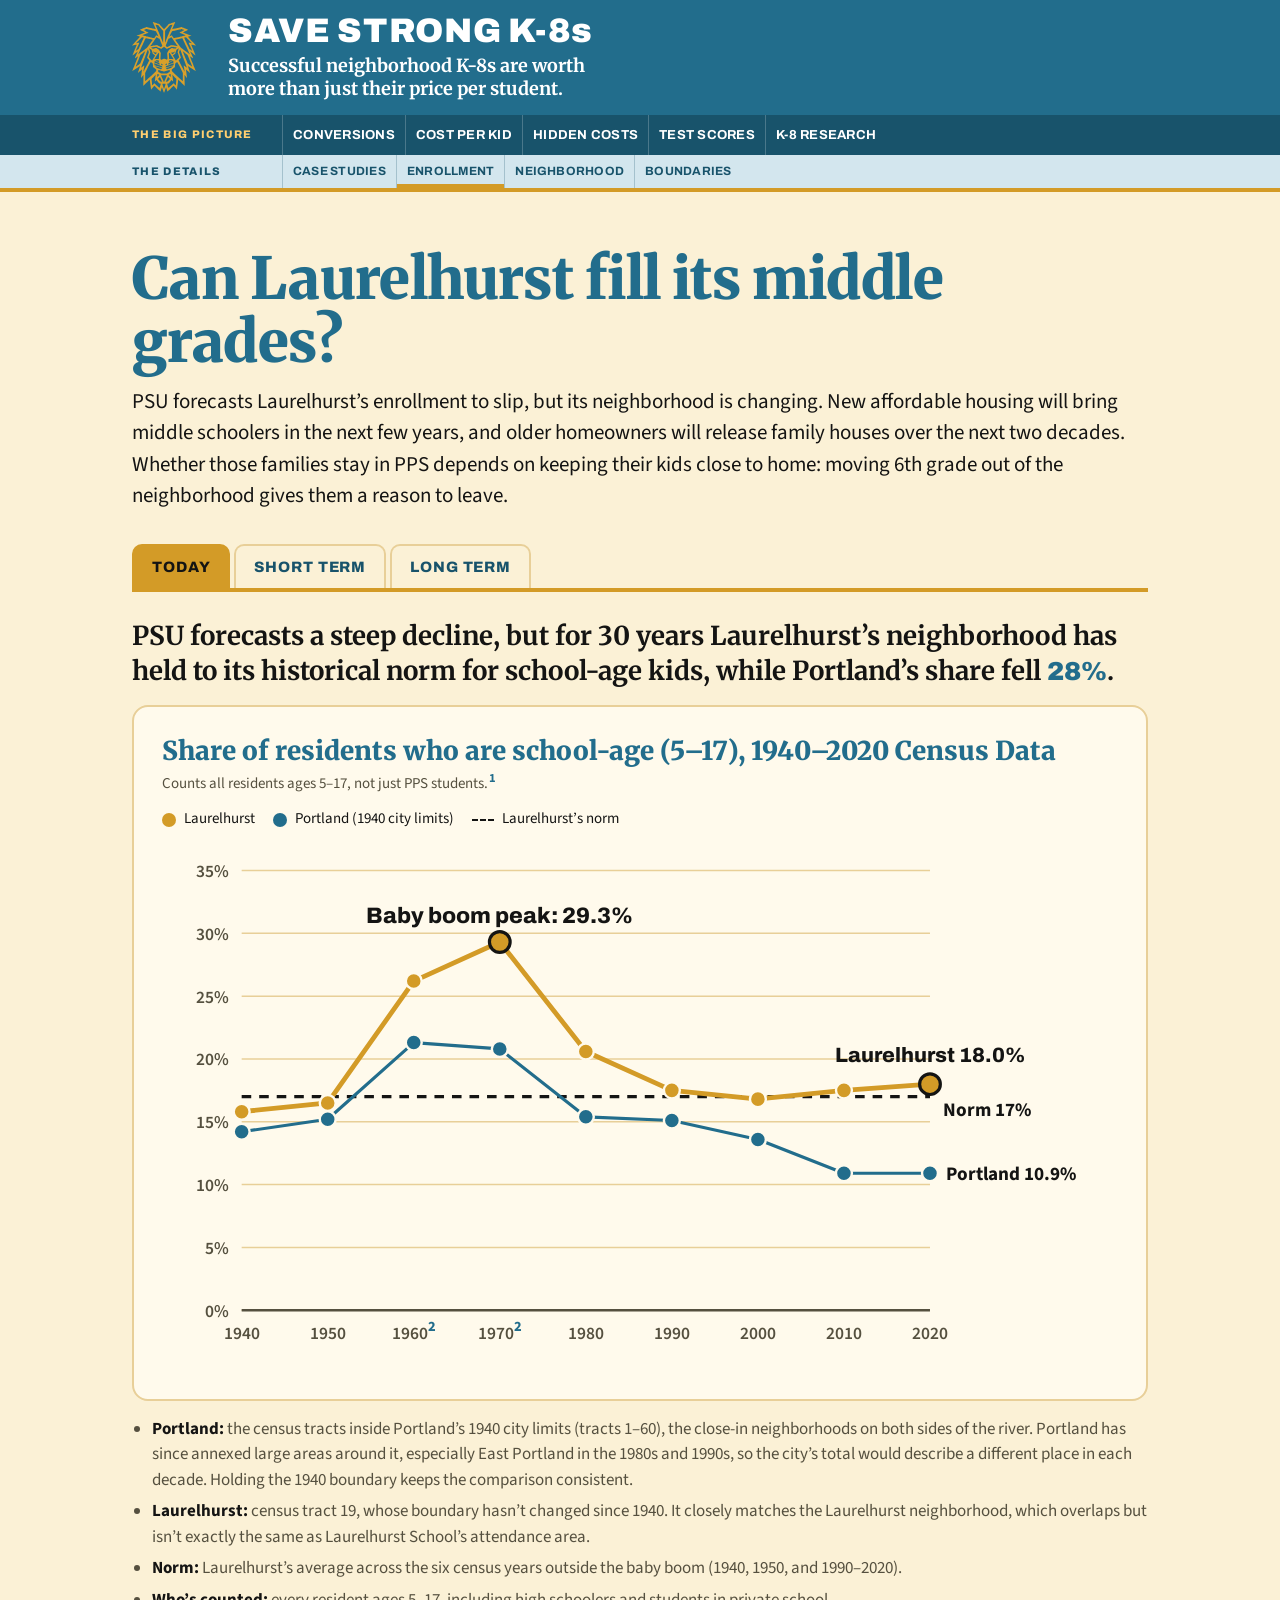
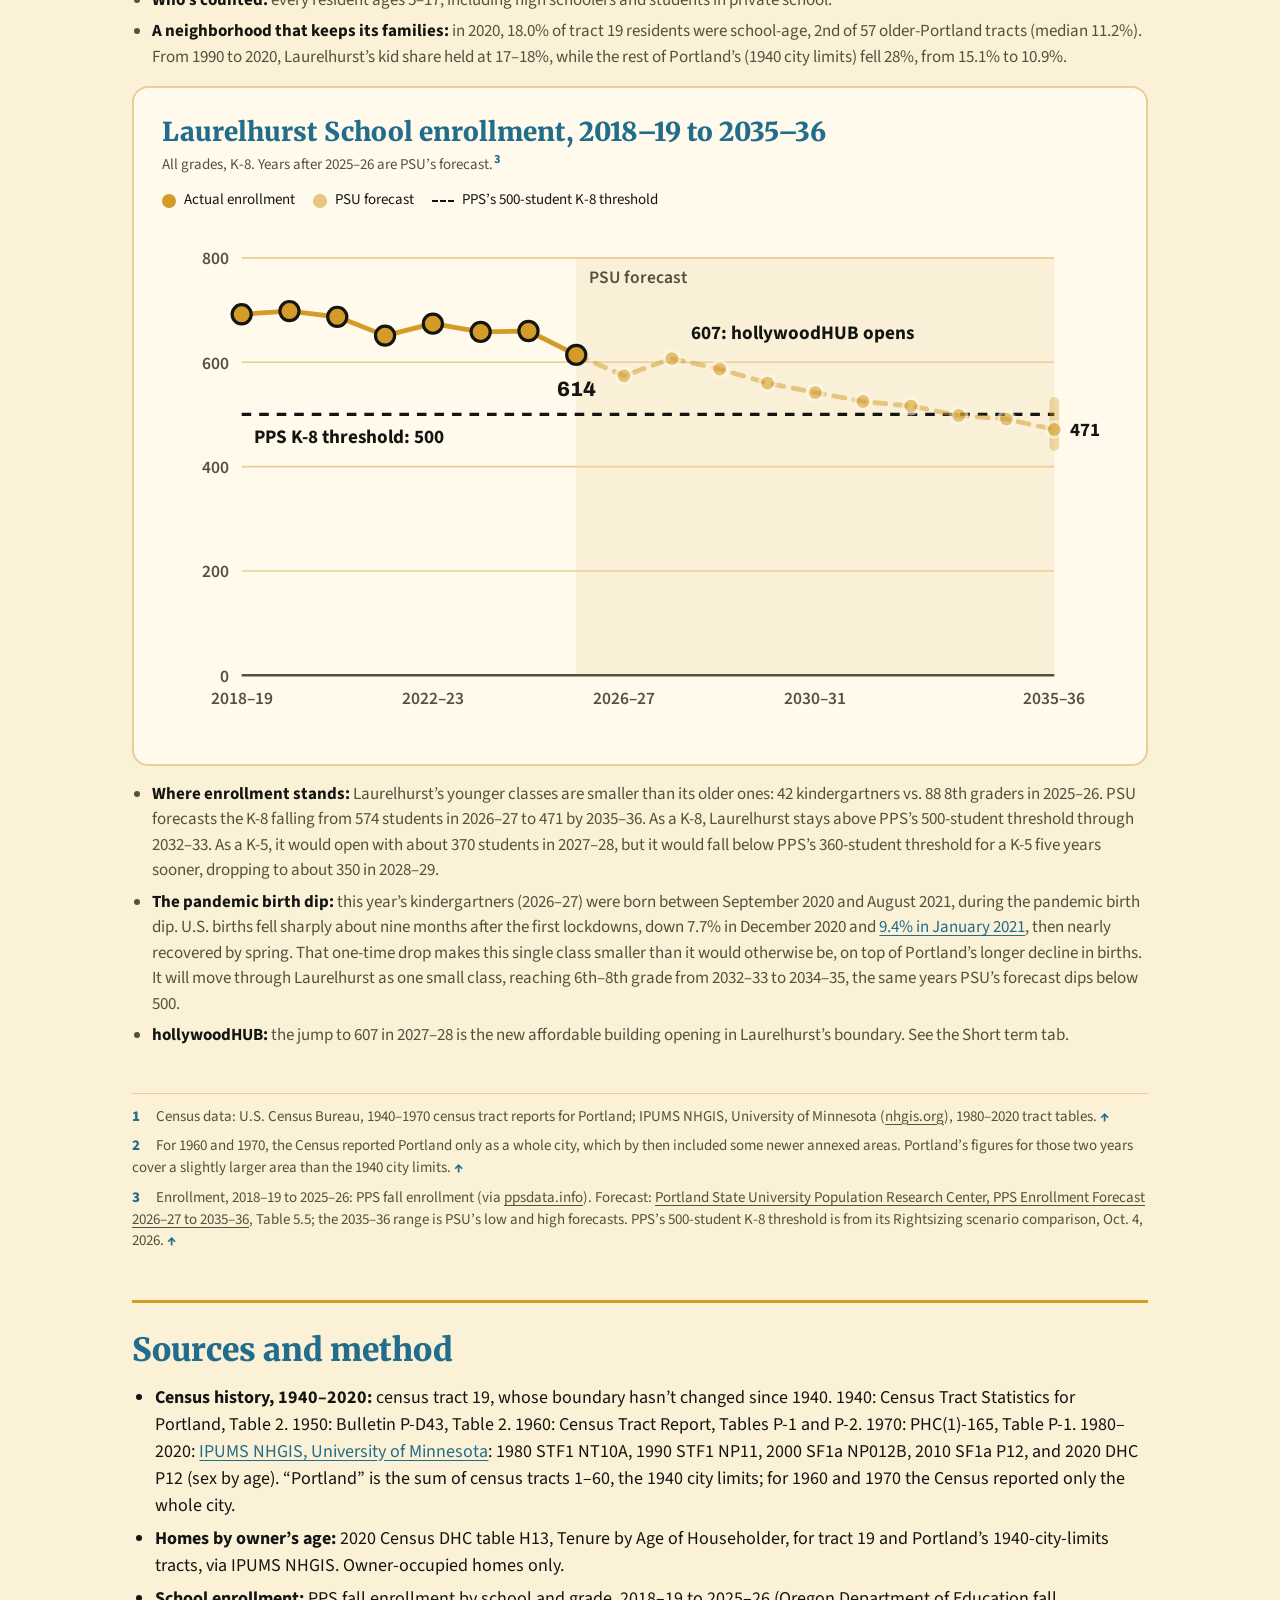
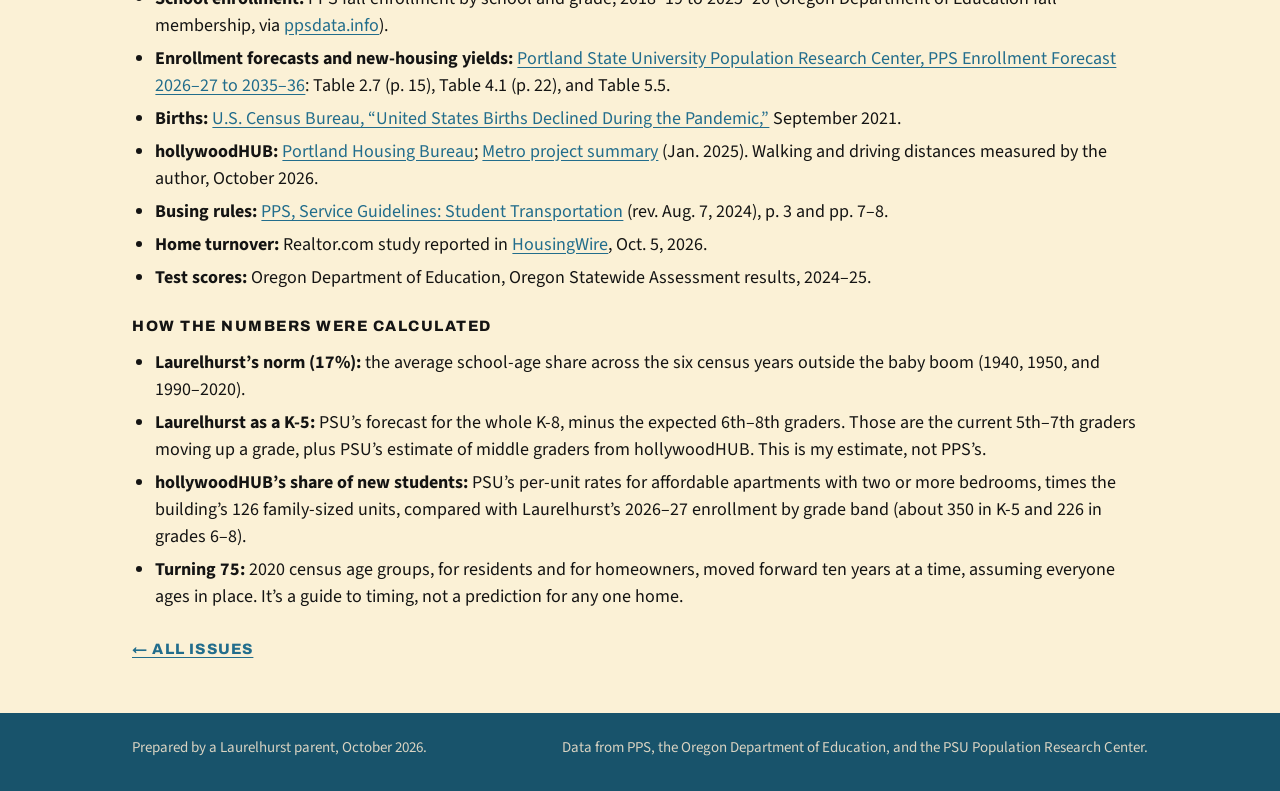
<file: enrollment.html>
<!doctype html>
<html lang="en">
<head>
<meta charset="utf-8">
<meta name="viewport" content="width=device-width, initial-scale=1, viewport-fit=cover">
<title>Enrollment | Save Strong K-8s</title>
<meta name="claude:viewport-fit-sides" content="cover">
<meta name="description" content="Laurelhurst’s neighborhood is changing. New housing and generational turnover will bring families, and keeping their kids close to home through 8th grade is how PPS keeps them.">
<meta property="og:title" content="Can Laurelhurst fill its middle grades?">
<meta property="og:description" content="New families are coming to Laurelhurst. Whether they stay in PPS depends on keeping their kids close to home.">
<meta property="og:type" content="article">
<meta name="theme-color" content="#226d8c">
<link rel="icon" href="assets/lion.svg" type="image/svg+xml">
<link rel="preconnect" href="https://fonts.googleapis.com">
<link rel="preconnect" href="https://fonts.gstatic.com" crossorigin>
<link rel="stylesheet" href="https://fonts.googleapis.com/css2?family=Merriweather:wght@700;900&family=Archivo:wght@700;800;900&family=Source+Sans+3:ital,wght@0,400;0,600;0,700;1,400&display=swap">
<link rel="stylesheet" href="style.css">
</head>
<body>

<header class="masthead compact">
  <div class="wrap">
    <a href="./"><img class="lion" src="assets/lion.svg" alt="Laurelhurst lion, back to the home page" width="256" height="286"></a>
    <div class="titles">
      <p class="site-name"><a href="./">Save Strong <span class="nw">K-8<span class="lc">s</span></span></a></p>
      <p class="tagline">Successful neighborhood K-8s are worth more than just their price per student.</p>
    </div>
  </div>
</header>

<nav class="nav" aria-label="Key issues">
  <div class="nav-bar wrap">
    <button class="nav-toggle" type="button" aria-expanded="false" aria-controls="nav-links">
      <span class="bars" aria-hidden="true"><span></span><span></span><span></span></span>
      Key issues
    </button>
  </div>
  <div class="nav-menu" id="nav-links">
    <div class="nav-row nav-big">
      <div class="wrap">
        <span class="nav-label" id="nav-big-l">The big picture</span>
        <ul aria-labelledby="nav-big-l">
          <li><a href="plan.html">Conversions</a></li>
          <li><a href="cost.html">Cost per kid</a></li>
          <li><a href="hidden.html">Hidden costs</a></li>
          <li><a href="scores.html">Test scores</a></li>
          <li><a href="research.html">K-8 research</a></li>
        </ul>
      </div>
    </div>
    <div class="nav-row nav-details">
      <div class="wrap">
        <span class="nav-label" id="nav-det-l">The details</span>
        <ul aria-labelledby="nav-det-l">
          <li><a href="case_studies.html">Case studies</a></li>
          <li><a href="enrollment.html" aria-current="page">Enrollment</a></li>
          <li><a href="neighborhood.html">Neighborhood</a></li>
          <li><a href="boundary.html">Boundaries</a></li>
        </ul>
      </div>
    </div>
    <div class="nav-row nav-more">
      <div class="wrap">
        <ul>
          <li class="nav-extra nav-extra-first"><a href="./#programs">Programs</a></li>
          <li class="nav-extra"><a href="./#voices">In their own words</a></li>
          <li class="nav-extra"><a href="./#sign">Add your name</a></li>
        </ul>
      </div>
    </div>
  </div>
</nav>

<main class="wrap article">
  <div class="lede">
    <h1>Can Laurelhurst fill its middle grades?</h1>
    <p>PSU forecasts Laurelhurst’s enrollment to slip, but its neighborhood is changing. New affordable housing will bring middle schoolers in the next few years, and older homeowners will release family houses over the next two decades. Whether those families stay in PPS depends on keeping their kids close to home: moving 6th grade out of the neighborhood gives them a reason to leave.</p>
  </div>

  <section class="tabs" data-tabs aria-label="Laurelhurst’s enrollment today, in the short term, and in the long term">
    <div class="tab-bar" role="tablist">
      <button role="tab" id="tab-today" aria-controls="today" aria-selected="true">Today</button>
      <button role="tab" id="tab-short" aria-controls="short" aria-selected="false" tabindex="-1">Short term</button>
      <button role="tab" id="tab-long" aria-controls="long" aria-selected="false" tabindex="-1">Long term</button>
    </div>

    <div class="tab-panel" role="tabpanel" id="today" aria-labelledby="tab-today">
      <p class="panel-lede">PSU forecasts a steep decline, but for 30 years Laurelhurst’s neighborhood has held to its historical norm for school-age kids, while Portland’s share fell <strong>28%</strong>.</p>
      <figure class="chart">
        <figcaption>
          <span class="chart-title">Share of residents who are school-age (5–17), 1940–2020 Census Data</span>
          <span class="src">Counts all residents ages 5–17, not just PPS students.<sup class="fn-ref"><a href="#fn-census" id="ref-census">1</a></sup></span>
        </figcaption>
        <ul class="chart-key" aria-hidden="true">
          <li><span class="sw lh dot"></span>Laurelhurst</li>
          <li><span class="sw t2 dot"></span>Portland (1940 city limits)</li>
          <li><span class="sw fitline"></span>Laurelhurst’s norm</li>
        </ul>
        <div class="sc-wrap sc-wide">
          <svg class="scatter" viewBox="0 0 600 330" role="img" aria-label="Line chart: share of residents ages 5 to 17, 1940 to 2020. Laurelhurst rose from 16% in 1940 to a baby-boom peak of 29.3% in 1970, then returned to 17 to 18% from 1990 to 2020, at its 17% norm. Portland, within its 1940 city limits, fell to 10.9% by 2010 and stayed there.">
            <line class="sc-grid" x1="50" x2="482" y1="292.0" y2="292.0"/><text class="sc-tick" x="42" y="296.0" text-anchor="end">0%</text>
            <line class="sc-grid" x1="50" x2="482" y1="252.6" y2="252.6"/><text class="sc-tick" x="42" y="256.6" text-anchor="end">5%</text>
            <line class="sc-grid" x1="50" x2="482" y1="213.1" y2="213.1"/><text class="sc-tick" x="42" y="217.1" text-anchor="end">10%</text>
            <line class="sc-grid" x1="50" x2="482" y1="173.7" y2="173.7"/><text class="sc-tick" x="42" y="177.7" text-anchor="end">15%</text>
            <line class="sc-grid" x1="50" x2="482" y1="134.3" y2="134.3"/><text class="sc-tick" x="42" y="138.3" text-anchor="end">20%</text>
            <line class="sc-grid" x1="50" x2="482" y1="94.9" y2="94.9"/><text class="sc-tick" x="42" y="98.9" text-anchor="end">25%</text>
            <line class="sc-grid" x1="50" x2="482" y1="55.4" y2="55.4"/><text class="sc-tick" x="42" y="59.4" text-anchor="end">30%</text>
            <line class="sc-grid" x1="50" x2="482" y1="16.0" y2="16.0"/><text class="sc-tick" x="42" y="20.0" text-anchor="end">35%</text>
            <line class="sc-axis" x1="50" x2="482" y1="292.0" y2="292.0"/>
            <text class="sc-tick" x="50.0" y="310" text-anchor="middle">1940</text>
            <text class="sc-tick" x="104.0" y="310" text-anchor="middle">1950</text>
            <text class="sc-tick" x="158.0" y="310" text-anchor="middle">1960<a href="#fn-pdx" id="ref-pdx"><tspan class="sc-fn" dy="-5">2</tspan></a></text>
            <text class="sc-tick" x="212.0" y="310" text-anchor="middle">1970<a href="#fn-pdx"><tspan class="sc-fn" dy="-5">2</tspan></a></text>
            <text class="sc-tick" x="266.0" y="310" text-anchor="middle">1980</text>
            <text class="sc-tick" x="320.0" y="310" text-anchor="middle">1990</text>
            <text class="sc-tick" x="374.0" y="310" text-anchor="middle">2000</text>
            <text class="sc-tick" x="428.0" y="310" text-anchor="middle">2010</text>
            <text class="sc-tick" x="482.0" y="310" text-anchor="middle">2020</text>
            <line class="sc-fit" x1="50" x2="482" y1="157.9" y2="157.9"/>
            <text class="sc-fitlab" x="490" y="169.9">Norm 17%</text>
            <polyline class="ln pdx" points="50.0,180.0 104.0,172.1 158.0,124.0 212.0,128.0 266.0,170.6 320.0,172.9 374.0,184.8 428.0,206.0 482.0,206.0"/>
            <polyline class="ln lh" points="50.0,167.4 104.0,161.9 158.0,85.4 212.0,60.9 266.0,129.6 320.0,154.0 374.0,159.5 428.0,154.0 482.0,150.1"/>
            <circle class="sc-dot k8" cx="50.0" cy="180.0" r="5"><title>Portland (1940 city limits), 1940: 14.2%</title></circle>
            <circle class="sc-dot k8" cx="104.0" cy="172.1" r="5"><title>Portland (1940 city limits), 1950: 15.2%</title></circle>
            <circle class="sc-dot k8" cx="158.0" cy="124.0" r="5"><title>Portland (1940 city limits), 1960: 21.3%</title></circle>
            <circle class="sc-dot k8" cx="212.0" cy="128.0" r="5"><title>Portland (1940 city limits), 1970: 20.8%</title></circle>
            <circle class="sc-dot k8" cx="266.0" cy="170.6" r="5"><title>Portland (1940 city limits), 1980: 15.4%</title></circle>
            <circle class="sc-dot k8" cx="320.0" cy="172.9" r="5"><title>Portland (1940 city limits), 1990: 15.1%</title></circle>
            <circle class="sc-dot k8" cx="374.0" cy="184.8" r="5"><title>Portland (1940 city limits), 2000: 13.6%</title></circle>
            <circle class="sc-dot k8" cx="428.0" cy="206.0" r="5"><title>Portland (1940 city limits), 2010: 10.9%</title></circle>
            <circle class="sc-dot k8" cx="482.0" cy="206.0" r="5"><title>Portland (1940 city limits), 2020: 10.9%</title></circle>
            <circle class="sc-dot lhs" cx="50.0" cy="167.4" r="5"><title>Laurelhurst, 1940: 15.8%</title></circle>
            <circle class="sc-dot lhs" cx="104.0" cy="161.9" r="5"><title>Laurelhurst, 1950: 16.5%</title></circle>
            <circle class="sc-dot lhs" cx="158.0" cy="85.4" r="5"><title>Laurelhurst, 1960: 26.2%</title></circle>
            <circle class="sc-dot lh" cx="212.0" cy="60.9" r="6.5"><title>Laurelhurst, 1970: 29.3%</title></circle>
            <circle class="sc-dot lhs" cx="266.0" cy="129.6" r="5"><title>Laurelhurst, 1980: 20.6%</title></circle>
            <circle class="sc-dot lhs" cx="320.0" cy="154.0" r="5"><title>Laurelhurst, 1990: 17.5%</title></circle>
            <circle class="sc-dot lhs" cx="374.0" cy="159.5" r="5"><title>Laurelhurst, 2000: 16.8%</title></circle>
            <circle class="sc-dot lhs" cx="428.0" cy="154.0" r="5"><title>Laurelhurst, 2010: 17.5%</title></circle>
            <circle class="sc-dot lh" cx="482.0" cy="150.1" r="6.5"><title>Laurelhurst, 2020: 18.0%</title></circle>
            <text class="sc-lhlab" x="212.0" y="48.9" text-anchor="middle">Baby boom peak: 29.3%</text>
            <text class="sc-lhlab sc-end" x="482.0" y="136.1" text-anchor="middle">Laurelhurst 18.0%</text>
            <text class="sc-fitlab" x="492.0" y="210.0">Portland 10.9%</text>
            </svg>
        </div>
      </figure>
      <ul class="panel-notes">
        <li><strong>Portland:</strong> the census tracts inside Portland’s 1940 city limits (tracts 1–60), the close-in neighborhoods on both sides of the river. Portland has since annexed large areas around it, especially East Portland in the 1980s and 1990s, so the city’s total would describe a different place in each decade. Holding the 1940 boundary keeps the comparison consistent.</li>
        <li><strong>Laurelhurst:</strong> census tract 19, whose boundary hasn’t changed since 1940. It closely matches the Laurelhurst neighborhood, which overlaps but isn’t exactly the same as Laurelhurst School’s attendance area.</li>
        <li><strong>Norm:</strong> Laurelhurst’s average across the six census years outside the baby boom (1940, 1950, and 1990–2020).</li>
        <li><strong>Who’s counted:</strong> every resident ages 5–17, including high schoolers and students in private school.</li>
        <li><strong>A neighborhood that keeps its families:</strong> in 2020, 18.0% of tract 19 residents were school-age, 2nd of 57 older-Portland tracts (median 11.2%). From 1990 to 2020, Laurelhurst’s kid share held at 17–18%, while the rest of Portland’s (1940 city limits) fell 28%, from 15.1% to 10.9%.</li>
      </ul>
      <figure class="chart">
        <figcaption>
          <span class="chart-title">Laurelhurst School enrollment, 2018–19 to 2035–36</span>
          <span class="src">All grades, K-8. Years after 2025–26 are PSU’s forecast.<sup class="fn-ref"><a href="#fn-enroll" id="ref-enroll">3</a></sup></span>
        </figcaption>
        <ul class="chart-key" aria-hidden="true">
          <li><span class="sw lh dot"></span>Actual enrollment</li>
          <li><span class="sw lh dot fc"></span>PSU forecast</li>
          <li><span class="sw fitline"></span>PPS’s 500-student K-8 threshold</li>
        </ul>
        <div class="sc-wrap sc-wide">
          <svg class="scatter" viewBox="0 0 600 320" role="img" aria-label="Line chart: Laurelhurst School enrollment. About 690 students from 2018-19 to 2020-21, 660 in 2024-25, and 614 in 2025-26. PSU forecasts 574 in 2026-27, 607 in 2027-28 when hollywoodHUB opens, then a decline to 471 in 2035-36, with a range of 439 to 524. The forecast falls below PPS’s 500-student K-8 threshold in 2033-34.">
            <rect class="fc-zone" x="260.0" y="20" width="300.0" height="262.0"/>
            <text class="sc-tick" x="268.0" y="36">PSU forecast</text>
            <line class="sc-grid" x1="50" x2="560" y1="282.0" y2="282.0"/><text class="sc-tick" x="42" y="286.0" text-anchor="end">0</text>
            <line class="sc-grid" x1="50" x2="560" y1="216.5" y2="216.5"/><text class="sc-tick" x="42" y="220.5" text-anchor="end">200</text>
            <line class="sc-grid" x1="50" x2="560" y1="151.0" y2="151.0"/><text class="sc-tick" x="42" y="155.0" text-anchor="end">400</text>
            <line class="sc-grid" x1="50" x2="560" y1="85.5" y2="85.5"/><text class="sc-tick" x="42" y="89.5" text-anchor="end">600</text>
            <line class="sc-grid" x1="50" x2="560" y1="20.0" y2="20.0"/><text class="sc-tick" x="42" y="24.0" text-anchor="end">800</text>
            <line class="sc-axis" x1="50" x2="560" y1="282.0" y2="282.0"/>
            <text class="sc-tick" x="50.0" y="300" text-anchor="middle">2018–19</text>
            <text class="sc-tick" x="170.0" y="300" text-anchor="middle">2022–23</text>
            <text class="sc-tick" x="290.0" y="300" text-anchor="middle">2026–27</text>
            <text class="sc-tick" x="410.0" y="300" text-anchor="middle">2030–31</text>
            <text class="sc-tick" x="560.0" y="300" text-anchor="middle">2035–36</text>
            <line class="sc-fit" x1="50" x2="560" y1="118.2" y2="118.2"/>
            <text class="sc-fitlab" x="58" y="136.2">PPS K-8 threshold: 500</text>
            <line class="fc-range" x1="560.0" x2="560.0" y1="110.4" y2="138.2"><title>PSU’s range for 2035–36: 439–524</title></line>
            <polyline class="ln lh fc" points="260.0,80.9 290.0,94.0 320.0,83.2 350.0,89.8 380.0,98.6 410.0,104.5 440.0,110.1 470.0,113.0 500.0,118.9 530.0,121.2 560.0,127.7"/>
            <polyline class="ln lh" points="50.0,55.4 80.0,53.4 110.0,57.0 140.0,68.8 170.0,61.3 200.0,66.5 230.0,65.9 260.0,80.9"/>
            <circle class="sc-dot lh fc" cx="290.0" cy="94.0" r="5"><title>PSU forecast, 2026–27: 574 students</title></circle>
            <circle class="sc-dot lh fc" cx="320.0" cy="83.2" r="5"><title>PSU forecast, 2027–28: 607 students</title></circle>
            <circle class="sc-dot lh fc" cx="350.0" cy="89.8" r="5"><title>PSU forecast, 2028–29: 587 students</title></circle>
            <circle class="sc-dot lh fc" cx="380.0" cy="98.6" r="5"><title>PSU forecast, 2029–30: 560 students</title></circle>
            <circle class="sc-dot lh fc" cx="410.0" cy="104.5" r="5"><title>PSU forecast, 2030–31: 542 students</title></circle>
            <circle class="sc-dot lh fc" cx="440.0" cy="110.1" r="5"><title>PSU forecast, 2031–32: 525 students</title></circle>
            <circle class="sc-dot lh fc" cx="470.0" cy="113.0" r="5"><title>PSU forecast, 2032–33: 516 students</title></circle>
            <circle class="sc-dot lh fc" cx="500.0" cy="118.9" r="5"><title>PSU forecast, 2033–34: 498 students</title></circle>
            <circle class="sc-dot lh fc" cx="530.0" cy="121.2" r="5"><title>PSU forecast, 2034–35: 491 students</title></circle>
            <circle class="sc-dot lh fc" cx="560.0" cy="127.7" r="5"><title>PSU forecast, 2035–36: 471 students</title></circle>
            <circle class="sc-dot lh" cx="50.0" cy="55.4" r="6"><title>Actual, 2018–19: 692 students</title></circle>
            <circle class="sc-dot lh" cx="80.0" cy="53.4" r="6"><title>Actual, 2019–20: 698 students</title></circle>
            <circle class="sc-dot lh" cx="110.0" cy="57.0" r="6"><title>Actual, 2020–21: 687 students</title></circle>
            <circle class="sc-dot lh" cx="140.0" cy="68.8" r="6"><title>Actual, 2021–22: 651 students</title></circle>
            <circle class="sc-dot lh" cx="170.0" cy="61.3" r="6"><title>Actual, 2022–23: 674 students</title></circle>
            <circle class="sc-dot lh" cx="200.0" cy="66.5" r="6"><title>Actual, 2023–24: 658 students</title></circle>
            <circle class="sc-dot lh" cx="230.0" cy="65.9" r="6"><title>Actual, 2024–25: 660 students</title></circle>
            <circle class="sc-dot lh" cx="260.0" cy="80.9" r="6"><title>Actual, 2025–26: 614 students</title></circle>
            <text class="sc-lhlab sc-end" x="260.0" y="106.9" text-anchor="middle">614</text>
            <text class="sc-fitlab" x="332.0" y="71.2">607: hollywoodHUB opens</text>
            <text class="sc-fitlab" x="570.0" y="131.7">471</text>
            </svg>
        </div>
      </figure>
      <ul class="panel-notes">
        <li><strong>Where enrollment stands:</strong> Laurelhurst’s younger classes are smaller than its older ones: 42 kindergartners vs. 88 8th graders in 2025–26. PSU forecasts the K-8 falling from 574 students in 2026–27 to 471 by 2035–36. As a K-8, Laurelhurst stays above PPS’s 500-student threshold through 2032–33. As a K-5, it would open with about 370 students in 2027–28, but it would fall below PPS’s 360-student threshold for a K-5 five years sooner, dropping to about 350 in 2028–29.</li>
        <li><strong>The pandemic birth dip:</strong> this year’s kindergartners (2026–27) were born between September 2020 and August 2021, during the pandemic birth dip. U.S. births fell sharply about nine months after the first lockdowns, down 7.7% in December 2020 and <a href="https://census.gov/library/stories/2021/09/united-states-births-declined-during-the-pandemic.html">9.4% in January 2021</a>, then nearly recovered by spring. That one-time drop makes this single class smaller than it would otherwise be, on top of Portland’s longer decline in births. It will move through Laurelhurst as one small class, reaching 6th–8th grade from 2032–33 to 2034–35, the same years PSU’s forecast dips below 500.</li>
        <li><strong>hollywoodHUB:</strong> the jump to 607 in 2027–28 is the new affordable building opening in Laurelhurst’s boundary. See the Short term tab.</li>
      </ul>
      <div class="page-notes" aria-label="Notes">
        <p class="footnote fn-num" id="fn-census"><a class="fn-back" href="#ref-census" aria-label="Note 1, back to text">1</a> Census data: U.S. Census Bureau, 1940–1970 census tract reports for Portland; IPUMS NHGIS, University of Minnesota (<a href="https://www.nhgis.org">nhgis.org</a>), 1980–2020 tract tables. <a class="fn-up" href="#ref-census" aria-label="Back to text">↑</a></p>
        <p class="footnote fn-num" id="fn-pdx"><a class="fn-back" href="#ref-pdx" aria-label="Note 2, back to text">2</a> For 1960 and 1970, the Census reported Portland only as a whole city, which by then included some newer annexed areas. Portland’s figures for those two years cover a slightly larger area than the 1940 city limits. <a class="fn-up" href="#ref-pdx" aria-label="Back to text">↑</a></p>
        <p class="footnote fn-num" id="fn-enroll"><a class="fn-back" href="#ref-enroll" aria-label="Note 3, back to text">3</a> Enrollment, 2018–19 to 2025–26: PPS fall enrollment (via <a href="https://ppsdata.info">ppsdata.info</a>). Forecast: <a href="https://resources.finalsite.net/images/v1785171463/ppsnet/ejdr22voeddvux8qwlob/PPS_Forecast_2026_27.pdf">Portland State University Population Research Center, PPS Enrollment Forecast 2026–27 to 2035–36</a>, Table 5.5; the 2035–36 range is PSU’s low and high forecasts. PPS’s 500-student K-8 threshold is from its Rightsizing scenario comparison, Oct. 4, 2026. <a class="fn-up" href="#ref-enroll" aria-label="Back to text">↑</a></p>
      </div>
    </div>

    <div class="tab-panel tab-article" role="tabpanel" id="short" aria-labelledby="tab-short">
      <p class="panel-lede">hollywoodHUB opens in spring 2027 with 126 family-sized affordable apartments inside Laurelhurst’s boundary. Its children are the students most <a href="research.html">harmed</a> by a move to middle school, but who tend to <a href="scores.html#groups">thrive</a> at Laurelhurst.</p>

      <section class="points" aria-labelledby="hub-what-h">
        <h2 id="hub-what-h">What’s coming</h2>
        <ul>
          <li>hollywoodHUB, at 4110 NE Halsey St., has 222 affordable apartments: 94 with two bedrooms and 32 with three. 71 are for households earning up to 30% of area median income, and 151 for those earning up to 60%.<sup class="fn-ref"><a href="#fn-hub" id="ref-hub">1</a></sup></li>
          <li>PSU expects the building to add about 30–39 K-5 students and 12–16 middle graders in its first four years. Laurelhurst has about 350 K-5 students and 226 middle graders in 2026–27.</li>
          <li>PSU’s enrollment forecast already counts the building. That’s why Laurelhurst’s forecast rises from 574 in 2026–27 to 607 in 2027–28, the building’s first school year.</li>
        </ul>
      </section>

      <section class="compare-strip" aria-label="How much hollywoodHUB would add, by grade band">
        <div class="cs-item now">
          <span class="cs-label">More K-5 students</span>
          <span class="cs-num">+9–11%</span>
          <span class="cs-note">Compared with Laurelhurst’s K-5 grades in 2026–27</span>
        </div>
        <div class="cs-item below">
          <span class="cs-label">More 6th–8th graders</span>
          <span class="cs-num">+5–7%</span>
          <span class="cs-note">Would leave the neighborhood for 6th grade under both plans</span>
        </div>
      </section>

      <section class="points" aria-labelledby="hub-who-h">
        <h2 id="hub-who-h">Who these families are</h2>
        <ul>
          <li>Nearly every family in the building will earn <strong>60% of area median income or less</strong>, so many of their children are likely to be counted as students experiencing poverty.</li>
          <li><strong>Laurelhurst already serves those students well.</strong> Its students in poverty meet the state reading standard at nearly twice the PPS rate (47.1% vs. 24.4%, grades 3–8, 2024–25). <a href="scores.html">See test scores →</a></li>
          <li><strong>A walk along the freeway:</strong> hollywoodHUB is a 0.3-mile walk to Laurelhurst, across a protected pedestrian bridge over I-84. Mt Tabor Middle School is a 1.4-mile walk, nearly half of it alongside I-84 on NE Irving St., or a 1.6-mile drive.<sup class="fn-ref"><a href="#fn-walk" id="ref-walk">2</a></sup> That walk falls just inside PPS’s 1.5-mile limit for middle-school busing, so these students may not get a school bus unless PPS rules the route hazardous. Their fallback is a TriMet ride or a car, and families earning 60% of area median income or less may not have a car or the work flexibility to drive.</li>
          <li>Research finds the move to a separate middle school in 6th grade hurts students who are already behind the most. In a Harvard study, their <strong>math losses were more than twice as large</strong> as their classmates’. <a href="research.html">See the research →</a></li>
        </ul>
      </section>

      <section class="callout">
        <p>Converting Laurelhurst to a <span class="nw">K-5</span> would send the neighborhood’s newest, lower-income families through a move to middle school just as they arrive, the transition research says hurts their children most.</p>
      </section>

      <div class="page-notes" aria-label="Notes">
        <p class="footnote fn-num" id="fn-hub"><a class="fn-back" href="#ref-hub" aria-label="Note 1, back to text">1</a> <a href="https://www.portland.gov/phb/construction/hollywoodhub">Portland Housing Bureau, hollywoodHUB</a>; <a href="https://oregonmetro.gov/sites/default/files/2025/01/16/affordable-housing-project-summary-hollywood-hub-20250113.pdf">Metro project summary</a> (Jan. 2025). Student estimates apply PSU’s rates for affordable apartments with two or more bedrooms to hollywoodHUB’s 126 family-sized units (<a href="https://resources.finalsite.net/images/v1785171463/ppsnet/ejdr22voeddvux8qwlob/PPS_Forecast_2026_27.pdf">PSU, PPS Enrollment Forecast 2026–27 to 2035–36</a>, Table 2.7, p. 15, and Table 4.1, p. 22). <a class="fn-up" href="#ref-hub" aria-label="Back to text">↑</a></p>
        <p class="footnote fn-num" id="fn-walk"><a class="fn-back" href="#ref-walk" aria-label="Note 2, back to text">2</a> Walking and driving distances from 4110 NE Halsey St., measured by the author, October 2026. Busing distance and hazard rules: <a href="https://resources.finalsite.net/images/v1751562292/ppsnet/thzskadliar1v7qds4yc/Service_Guidelines_Student_Transportation_2024.pdf">PPS, Service Guidelines: Student Transportation</a> (rev. Aug. 7, 2024), p. 3 and pp. 7–8. <a class="fn-up" href="#ref-walk" aria-label="Back to text">↑</a></p>
      </div>
    </div>

    <div class="tab-panel tab-article" role="tabpanel" id="long" aria-labelledby="tab-long">
      <p class="panel-lede">Laurelhurst has more boomers than school-age kids; its share of residents 65+ is <strong>42%</strong> higher than Portland’s. As empty nesters’ homes turn over, new families move in.</p>

      <figure class="chart">
        <figcaption>
          <span class="chart-title">School-age kids vs. residents 65 and older, 1960–2020 Census Data</span>
          <span class="src">Share of all residents, Laurelhurst and Portland.<sup class="fn-ref"><a href="#fn-lt-census" id="ref-lt-census">1</a></sup></span>
        </figcaption>
        <ul class="chart-key db-key" aria-hidden="true">
          <li><svg width="16" height="16"><circle cx="8" cy="8" r="5" fill="#D85A30"/></svg>Laurelhurst kids (5–17)</li>
          <li><svg width="16" height="16"><rect x="4.5" y="4.5" width="7" height="7" fill="none" stroke="#EF9F27" stroke-width="1.5"/></svg>Portland kids (5–17)</li>
          <li><svg width="26" height="16"><line x1="1" y1="8" x2="25" y2="8" stroke="#888780" stroke-width="1.5" stroke-dasharray="6 4"/></svg>Laurelhurst kids’ norm</li>
          <li><svg width="16" height="16"><circle cx="8" cy="8" r="5" fill="#378ADD"/></svg>Laurelhurst 65+</li>
          <li><svg width="16" height="16"><rect x="4.5" y="4.5" width="7" height="7" fill="none" stroke="#5DCAA5" stroke-width="1.5"/></svg>Portland 65+</li>
        </ul>
        <div class="sc-wrap sc-wide">
          <svg class="scatter" viewBox="0 0 600 440" role="img" aria-label="Line chart, 1960 to 2020: share of residents who are school-age and who are 65 and older, in Laurelhurst and in Portland. Laurelhurst kids peaked at 29.3% in 1970 and have stayed near their 17% norm since 1990. In 2020, Laurelhurst’s 65-and-older share, 18.5%, passed its kids’ share, 18.0%, and was well above Portland’s 13.0%. Portland kids fell to 10.9%.">
            <line class="sc-grid" x1="50" x2="540" y1="402.0" y2="402.0"/><text class="sc-tick" x="42" y="406.0" text-anchor="end">0%</text>
            <line class="sc-grid" x1="50" x2="540" y1="343.6" y2="343.6"/><text class="sc-tick" x="42" y="347.6" text-anchor="end">5%</text>
            <line class="sc-grid" x1="50" x2="540" y1="285.1" y2="285.1"/><text class="sc-tick" x="42" y="289.1" text-anchor="end">10%</text>
            <line class="sc-grid" x1="50" x2="540" y1="226.7" y2="226.7"/><text class="sc-tick" x="42" y="230.7" text-anchor="end">15%</text>
            <line class="sc-grid" x1="50" x2="540" y1="168.2" y2="168.2"/><text class="sc-tick" x="42" y="172.2" text-anchor="end">20%</text>
            <line class="sc-grid" x1="50" x2="540" y1="109.8" y2="109.8"/><text class="sc-tick" x="42" y="113.8" text-anchor="end">25%</text>
            <line class="sc-grid" x1="50" x2="540" y1="51.4" y2="51.4"/><text class="sc-tick" x="42" y="55.4" text-anchor="end">30%</text>
            <line class="sc-axis" x1="50" x2="540" y1="402.0" y2="402.0"/>
            <text class="sc-tick" x="50.0" y="420" text-anchor="middle">1960<a href="#fn-lt-pdx" id="ref-lt-pdx"><tspan class="sc-fn" dy="-5">2</tspan></a></text>
            <text class="sc-tick" x="131.7" y="420" text-anchor="middle">1970<a href="#fn-lt-pdx"><tspan class="sc-fn" dy="-5">2</tspan></a></text>
            <text class="sc-tick" x="213.3" y="420" text-anchor="middle">1980</text>
            <text class="sc-tick" x="295.0" y="420" text-anchor="middle">1990</text>
            <text class="sc-tick" x="376.7" y="420" text-anchor="middle">2000</text>
            <text class="sc-tick" x="458.3" y="420" text-anchor="middle">2010</text>
            <text class="sc-tick" x="540.0" y="420" text-anchor="middle">2020</text>
            <line x1="131.7" y1="59.6" x2="131.7" y2="402.0" stroke="#D85A30" stroke-width="1" stroke-dasharray="2 3" opacity="0.7"/>
            <line x1="50" y1="203.3" x2="540" y2="203.3" stroke="#888780" stroke-width="1.5" stroke-dasharray="6 4"/>
            <text class="sc-tick" x="546" y="207.3">17.0%</text>
            <polyline points="50.0,236.0 131.7,229.0 213.3,218.5 295.0,233.7 376.7,275.8 458.3,291.0 540.0,250.1" fill="none" stroke="#5DCAA5" stroke-width="1.5" stroke-linejoin="round" opacity="0.6"/>
            <polyline points="50.0,153.1 131.7,158.9 213.3,222.0 295.0,225.5 376.7,243.0 458.3,274.6 540.0,274.6" fill="none" stroke="#EF9F27" stroke-width="1.5" stroke-linejoin="round" opacity="0.6"/>
            <polyline points="50.0,209.2 131.7,237.2 213.3,234.9 295.0,244.2 376.7,272.3 458.3,267.6 540.0,185.8" fill="none" stroke="#378ADD" stroke-width="2.5" stroke-linejoin="round" stroke-linecap="round"/>
            <polyline points="50.0,95.8 131.7,59.6 213.3,161.2 295.0,197.5 376.7,205.7 458.3,197.5 540.0,191.6" fill="none" stroke="#D85A30" stroke-width="2.5" stroke-linejoin="round" stroke-linecap="round"/>
            <rect x="46.5" y="232.5" width="7" height="7" fill="var(--paper)" stroke="#5DCAA5" stroke-width="1.5" opacity="0.75"><title>Portland 65+, 1960: 14.2%</title></rect>
            <rect x="128.2" y="225.5" width="7" height="7" fill="var(--paper)" stroke="#5DCAA5" stroke-width="1.5" opacity="0.75"><title>Portland 65+, 1970: 14.8%</title></rect>
            <rect x="209.8" y="215.0" width="7" height="7" fill="var(--paper)" stroke="#5DCAA5" stroke-width="1.5" opacity="0.75"><title>Portland 65+, 1980: 15.7%</title></rect>
            <rect x="291.5" y="230.2" width="7" height="7" fill="var(--paper)" stroke="#5DCAA5" stroke-width="1.5" opacity="0.75"><title>Portland 65+, 1990: 14.4%</title></rect>
            <rect x="373.2" y="272.3" width="7" height="7" fill="var(--paper)" stroke="#5DCAA5" stroke-width="1.5" opacity="0.75"><title>Portland 65+, 2000: 10.8%</title></rect>
            <rect x="454.8" y="287.5" width="7" height="7" fill="var(--paper)" stroke="#5DCAA5" stroke-width="1.5" opacity="0.75"><title>Portland 65+, 2010: 9.5%</title></rect>
            <rect x="536.5" y="246.6" width="7" height="7" fill="var(--paper)" stroke="#5DCAA5" stroke-width="1.5" opacity="0.75"><title>Portland 65+, 2020: 13.0%</title></rect>
            <rect x="46.5" y="149.6" width="7" height="7" fill="var(--paper)" stroke="#EF9F27" stroke-width="1.5" opacity="0.75"><title>Portland kids (5–17), 1960: 21.3%</title></rect>
            <rect x="128.2" y="155.4" width="7" height="7" fill="var(--paper)" stroke="#EF9F27" stroke-width="1.5" opacity="0.75"><title>Portland kids (5–17), 1970: 20.8%</title></rect>
            <rect x="209.8" y="218.5" width="7" height="7" fill="var(--paper)" stroke="#EF9F27" stroke-width="1.5" opacity="0.75"><title>Portland kids (5–17), 1980: 15.4%</title></rect>
            <rect x="291.5" y="222.0" width="7" height="7" fill="var(--paper)" stroke="#EF9F27" stroke-width="1.5" opacity="0.75"><title>Portland kids (5–17), 1990: 15.1%</title></rect>
            <rect x="373.2" y="239.5" width="7" height="7" fill="var(--paper)" stroke="#EF9F27" stroke-width="1.5" opacity="0.75"><title>Portland kids (5–17), 2000: 13.6%</title></rect>
            <rect x="454.8" y="271.1" width="7" height="7" fill="var(--paper)" stroke="#EF9F27" stroke-width="1.5" opacity="0.75"><title>Portland kids (5–17), 2010: 10.9%</title></rect>
            <rect x="536.5" y="271.1" width="7" height="7" fill="var(--paper)" stroke="#EF9F27" stroke-width="1.5" opacity="0.75"><title>Portland kids (5–17), 2020: 10.9%</title></rect>
            <circle cx="50.0" cy="209.2" r="5" fill="#378ADD" stroke="var(--paper)" stroke-width="2"><title>Laurelhurst 65+, 1960: 16.5%</title></circle>
            <circle cx="131.7" cy="237.2" r="5" fill="#378ADD" stroke="var(--paper)" stroke-width="2"><title>Laurelhurst 65+, 1970: 14.1%</title></circle>
            <circle cx="213.3" cy="234.9" r="5" fill="#378ADD" stroke="var(--paper)" stroke-width="2"><title>Laurelhurst 65+, 1980: 14.3%</title></circle>
            <circle cx="295.0" cy="244.2" r="5" fill="#378ADD" stroke="var(--paper)" stroke-width="2"><title>Laurelhurst 65+, 1990: 13.5%</title></circle>
            <circle cx="376.7" cy="272.3" r="5" fill="#378ADD" stroke="var(--paper)" stroke-width="2"><title>Laurelhurst 65+, 2000: 11.1%</title></circle>
            <circle cx="458.3" cy="267.6" r="5" fill="#378ADD" stroke="var(--paper)" stroke-width="2"><title>Laurelhurst 65+, 2010: 11.5%</title></circle>
            <circle cx="540.0" cy="185.8" r="5" fill="#378ADD" stroke="var(--paper)" stroke-width="2"><title>Laurelhurst 65+, 2020: 18.5%</title></circle>
            <circle cx="50.0" cy="95.8" r="5" fill="#D85A30" stroke="var(--paper)" stroke-width="2"><title>Laurelhurst kids (5–17), 1960: 26.2%</title></circle>
            <circle cx="131.7" cy="59.6" r="6" fill="#D85A30" stroke="var(--paper)" stroke-width="2"><title>Laurelhurst kids (5–17), 1970: 29.3%</title></circle>
            <circle cx="213.3" cy="161.2" r="5" fill="#D85A30" stroke="var(--paper)" stroke-width="2"><title>Laurelhurst kids (5–17), 1980: 20.6%</title></circle>
            <circle cx="295.0" cy="197.5" r="5" fill="#D85A30" stroke="var(--paper)" stroke-width="2"><title>Laurelhurst kids (5–17), 1990: 17.5%</title></circle>
            <circle cx="376.7" cy="205.7" r="5" fill="#D85A30" stroke="var(--paper)" stroke-width="2"><title>Laurelhurst kids (5–17), 2000: 16.8%</title></circle>
            <circle cx="458.3" cy="197.5" r="5" fill="#D85A30" stroke="var(--paper)" stroke-width="2"><title>Laurelhurst kids (5–17), 2010: 17.5%</title></circle>
            <circle cx="540.0" cy="191.6" r="5" fill="#D85A30" stroke="var(--paper)" stroke-width="2"><title>Laurelhurst kids (5–17), 2020: 18.0%</title></circle>
            <text class="sc-lhlab" x="131.7" y="47.6" text-anchor="middle">Peak: 29.3% in 1970</text>
            </svg>
        </div>
      </figure>

      <section class="points" aria-labelledby="lt-wave-h">
        <h2 id="lt-wave-h">A generation reaching retirement</h2>
        <ul>
          <li>In 2020, for the first time, Laurelhurst’s residents 65 and older outnumbered its school-age kids, 949 to 922. That group nearly doubled in ten years, from 559 in 2010.</li>
          <li><strong>18.5%</strong> of Laurelhurst’s residents were 65 or older in 2020, compared with <strong>13.0%</strong> across Portland (1940 city limits).</li>
          <li>About 1,270 baby boomers, ages 55 to 74, lived in the neighborhood in 2020.</li>
        </ul>
      </section>

      <section class="points" aria-labelledby="lt-turn-h">
        <h2 id="lt-turn-h">When those homes turn over</h2>
        <ul>
          <li>In 2020, 318 Laurelhurst residents were already 75 or older. Another 631 (aged 65–74 in 2020) will turn 75 by 2030 and 636 more people (aged 55–64 in 2020) will turn 75 by 2040, <em>after</em> PSU’s forecast ends.</li>
          <li>Nationally, Realtor.com projects older owners will free up 13.9 million homes from 2026 to 2036, <strong>about 74% more than in the decade before</strong>. Baby boomers become the largest source around 2029, as the oldest of them reach their 80s.<sup class="fn-ref"><a href="#fn-lt-homes" id="ref-lt-homes">3</a></sup></li>
          <li>In Laurelhurst, that wave builds through the 2030s and peaks in the 2040s. Most of it falls after PSU’s enrollment forecast ends in 2035–36, so <strong>the forecast doesn’t capture it.</strong></li>
        </ul>
      </section>

      <section class="compare-strip cs-three" aria-label="Laurelhurst homeowners reaching 75, 2020 to 2040">
        <div class="cs-item">
          <span class="cs-label">Homeowners 75+ in 2020</span>
          <span class="cs-num nw">173 <span class="cs-unit">homes</span></span>
          <span class="cs-note">11% of Laurelhurst’s owned homes</span>
        </div>
        <div class="cs-arrow" aria-hidden="true">→</div>
        <div class="cs-item now">
          <span class="cs-label">Turning 75 by 2030</span>
          <span class="cs-num nw">+336 <span class="cs-unit">homes</span></span>
          <span class="cs-note">31% of owned homes (up 20%)</span>
        </div>
        <div class="cs-arrow" aria-hidden="true">→</div>
        <div class="cs-item now">
          <span class="cs-label">Turning 75 by 2040</span>
          <span class="cs-num nw">+328 <span class="cs-unit">homes</span></span>
          <span class="cs-note">51% of owned homes, after PSU’s forecast ends</span>
        </div>
      </section>

      <section class="points" aria-label="Homes with older owners">
        <ul>
        <li><strong>About half of Laurelhurst’s owned homes:</strong> together that’s 837 of the neighborhood’s 1,634 owner-occupied homes (51%) with a homeowner 55 or older in 2020, compared with 45% across Portland (1940 city limits).<sup class="fn-ref"><a href="#fn-lt-h13" id="ref-lt-h13">4</a></sup></li>
        </ul>
      </section>

      <section class="points" aria-labelledby="lt-fam-h">
        <h2 id="lt-fam-h">Families are already moving in</h2>
        <ul>
          <li>The number of school-age kids living in Laurelhurst rose from 795 in 2000 to 922 in 2020, <strong>up 16%</strong>, even as the neighborhood’s older population grew.</li>
          <li>My family bought our house in Laurelhurst five years ago, as part of this wave of new families. Since then, families with children have bought nearly every house that has come up for sale in the neighborhood. Laurelhurst is getting younger.</li>
        </ul>
      </section>

      <section class="callout">
        <p>Laurelhurst’s biggest wave of home turnover is just beginning, and most of it comes <em>after</em> PSU’s forecast ends. Converting the <span class="nw">K-8</span> now would plan for today’s dip, not for the families who will buy those homes.</p>
      </section>

      <div class="page-notes" aria-label="Notes">
        <p class="footnote fn-num" id="fn-lt-census"><a class="fn-back" href="#ref-lt-census" aria-label="Note 1, back to text">1</a> U.S. Census Bureau, 1940–1970 census tract reports for Portland; IPUMS NHGIS, University of Minnesota (<a href="https://www.nhgis.org">nhgis.org</a>), 1980–2020 tract tables. Laurelhurst is census tract 19, whose boundary hasn’t changed since 1940. Portland is the census tracts inside the 1940 city limits (tracts 1–60), the close-in neighborhoods on both sides of the river, not the whole city as it is today. The 2030 and 2040 figures assume everyone ages in place; they’re a guide to timing, not a prediction. <a class="fn-up" href="#ref-lt-census" aria-label="Back to text">↑</a></p>
        <p class="footnote fn-num" id="fn-lt-pdx"><a class="fn-back" href="#ref-lt-pdx" aria-label="Note 2, back to text">2</a> For 1960 and 1970, the Census reported Portland only as a whole city, which by then included some newer annexed areas. <a class="fn-up" href="#ref-lt-pdx" aria-label="Back to text">↑</a></p>
        <p class="footnote fn-num" id="fn-lt-homes"><a class="fn-back" href="#ref-lt-homes" aria-label="Note 3, back to text">3</a> Realtor.com study reported in <a href="https://www.housingwire.com/articles/aging-owners-to-release-13-9-million-homes-over-next-decade/">HousingWire, “Aging owners to release 13.9 million homes over next decade,”</a> Oct. 5, 2026. <a class="fn-up" href="#ref-lt-homes" aria-label="Back to text">↑</a></p>
        <p class="footnote fn-num" id="fn-lt-h13"><a class="fn-back" href="#ref-lt-h13" aria-label="Note 4, back to text">4</a> 2020 Census, Demographic and Housing Characteristics, table H13 (Tenure by Age of Householder), via <a href="https://www.nhgis.org">IPUMS NHGIS</a>. Counts owner-occupied homes by the age of the householder; rentals aren’t included. “Turning 75” moves each 2020 age group forward ten years at a time and is a guide to timing, not a prediction for any one home. <a class="fn-up" href="#ref-lt-h13" aria-label="Back to text">↑</a></p>
      </div>
    </div>
  </section>

  <section class="methods" aria-labelledby="methods">
    <h2 id="methods">Sources and method</h2>
    <ul>
      <li><strong>Census history, 1940–2020:</strong> census tract 19, whose boundary hasn’t changed since 1940. 1940: Census Tract Statistics for Portland, Table 2. 1950: Bulletin P-D43, Table 2. 1960: Census Tract Report, Tables P-1 and P-2. 1970: PHC(1)-165, Table P-1. 1980–2020: <a href="https://www.nhgis.org">IPUMS NHGIS, University of Minnesota</a>: 1980 STF1 NT10A, 1990 STF1 NP11, 2000 SF1a NP012B, 2010 SF1a P12, and 2020 DHC P12 (sex by age). “Portland” is the sum of census tracts 1–60, the 1940 city limits; for 1960 and 1970 the Census reported only the whole city.</li>
      <li><strong>Homes by owner’s age:</strong> 2020 Census DHC table H13, Tenure by Age of Householder, for tract 19 and Portland’s 1940-city-limits tracts, via IPUMS NHGIS. Owner-occupied homes only.</li>
      <li><strong>School enrollment:</strong> PPS fall enrollment by school and grade, 2018–19 to 2025–26 (Oregon Department of Education fall membership, via <a href="https://ppsdata.info">ppsdata.info</a>).</li>
      <li><strong>Enrollment forecasts and new-housing yields:</strong> <a href="https://resources.finalsite.net/images/v1785171463/ppsnet/ejdr22voeddvux8qwlob/PPS_Forecast_2026_27.pdf">Portland State University Population Research Center, PPS Enrollment Forecast 2026–27 to 2035–36</a>: Table 2.7 (p. 15), Table 4.1 (p. 22), and Table 5.5.</li>
      <li><strong>Births:</strong> <a href="https://census.gov/library/stories/2021/09/united-states-births-declined-during-the-pandemic.html">U.S. Census Bureau, “United States Births Declined During the Pandemic,”</a> September 2021.</li>
      <li><strong>hollywoodHUB:</strong> <a href="https://www.portland.gov/phb/construction/hollywoodhub">Portland Housing Bureau</a>; <a href="https://oregonmetro.gov/sites/default/files/2025/01/16/affordable-housing-project-summary-hollywood-hub-20250113.pdf">Metro project summary</a> (Jan. 2025). Walking and driving distances measured by the author, October 2026.</li>
      <li><strong>Busing rules:</strong> <a href="https://resources.finalsite.net/images/v1751562292/ppsnet/thzskadliar1v7qds4yc/Service_Guidelines_Student_Transportation_2024.pdf">PPS, Service Guidelines: Student Transportation</a> (rev. Aug. 7, 2024), p. 3 and pp. 7–8.</li>
      <li><strong>Home turnover:</strong> Realtor.com study reported in <a href="https://www.housingwire.com/articles/aging-owners-to-release-13-9-million-homes-over-next-decade/">HousingWire</a>, Oct. 5, 2026.</li>
      <li><strong>Test scores:</strong> Oregon Department of Education, Oregon Statewide Assessment results, 2024–25.</li>
    </ul>
    <h3>How the numbers were calculated</h3>
    <ul>
      <li><strong>Laurelhurst’s norm (17%):</strong> the average school-age share across the six census years outside the baby boom (1940, 1950, and 1990–2020).</li>
      <li><strong>Laurelhurst as a <span class="nw">K-5</span>:</strong> PSU’s forecast for the whole <span class="nw">K-8</span>, minus the expected 6th–8th graders. Those are the current 5th–7th graders moving up a grade, plus PSU’s estimate of middle graders from hollywoodHUB. This is my estimate, not PPS’s.</li>
      <li><strong>hollywoodHUB’s share of new students:</strong> PSU’s per-unit rates for affordable apartments with two or more bedrooms, times the building’s 126 family-sized units, compared with Laurelhurst’s 2026–27 enrollment by grade band (about 350 in K-5 and 226 in grades 6–8).</li>
      <li><strong>Turning 75:</strong> 2020 census age groups, for residents and for homeowners, moved forward ten years at a time, assuming everyone ages in place. It’s a guide to timing, not a prediction for any one home.</li>
    </ul>
  </section>

  <a class="back" href="./">← All issues</a>
</main>

<footer class="site-footer">
  <div class="wrap">
    <span>Prepared by a Laurelhurst parent, October 2026.</span>
    <span>Data from PPS, the Oregon Department of Education, and the PSU Population Research Center.</span>
  </div>
</footer>

<script src="site.js"></script>
</body>
</html>
</file>
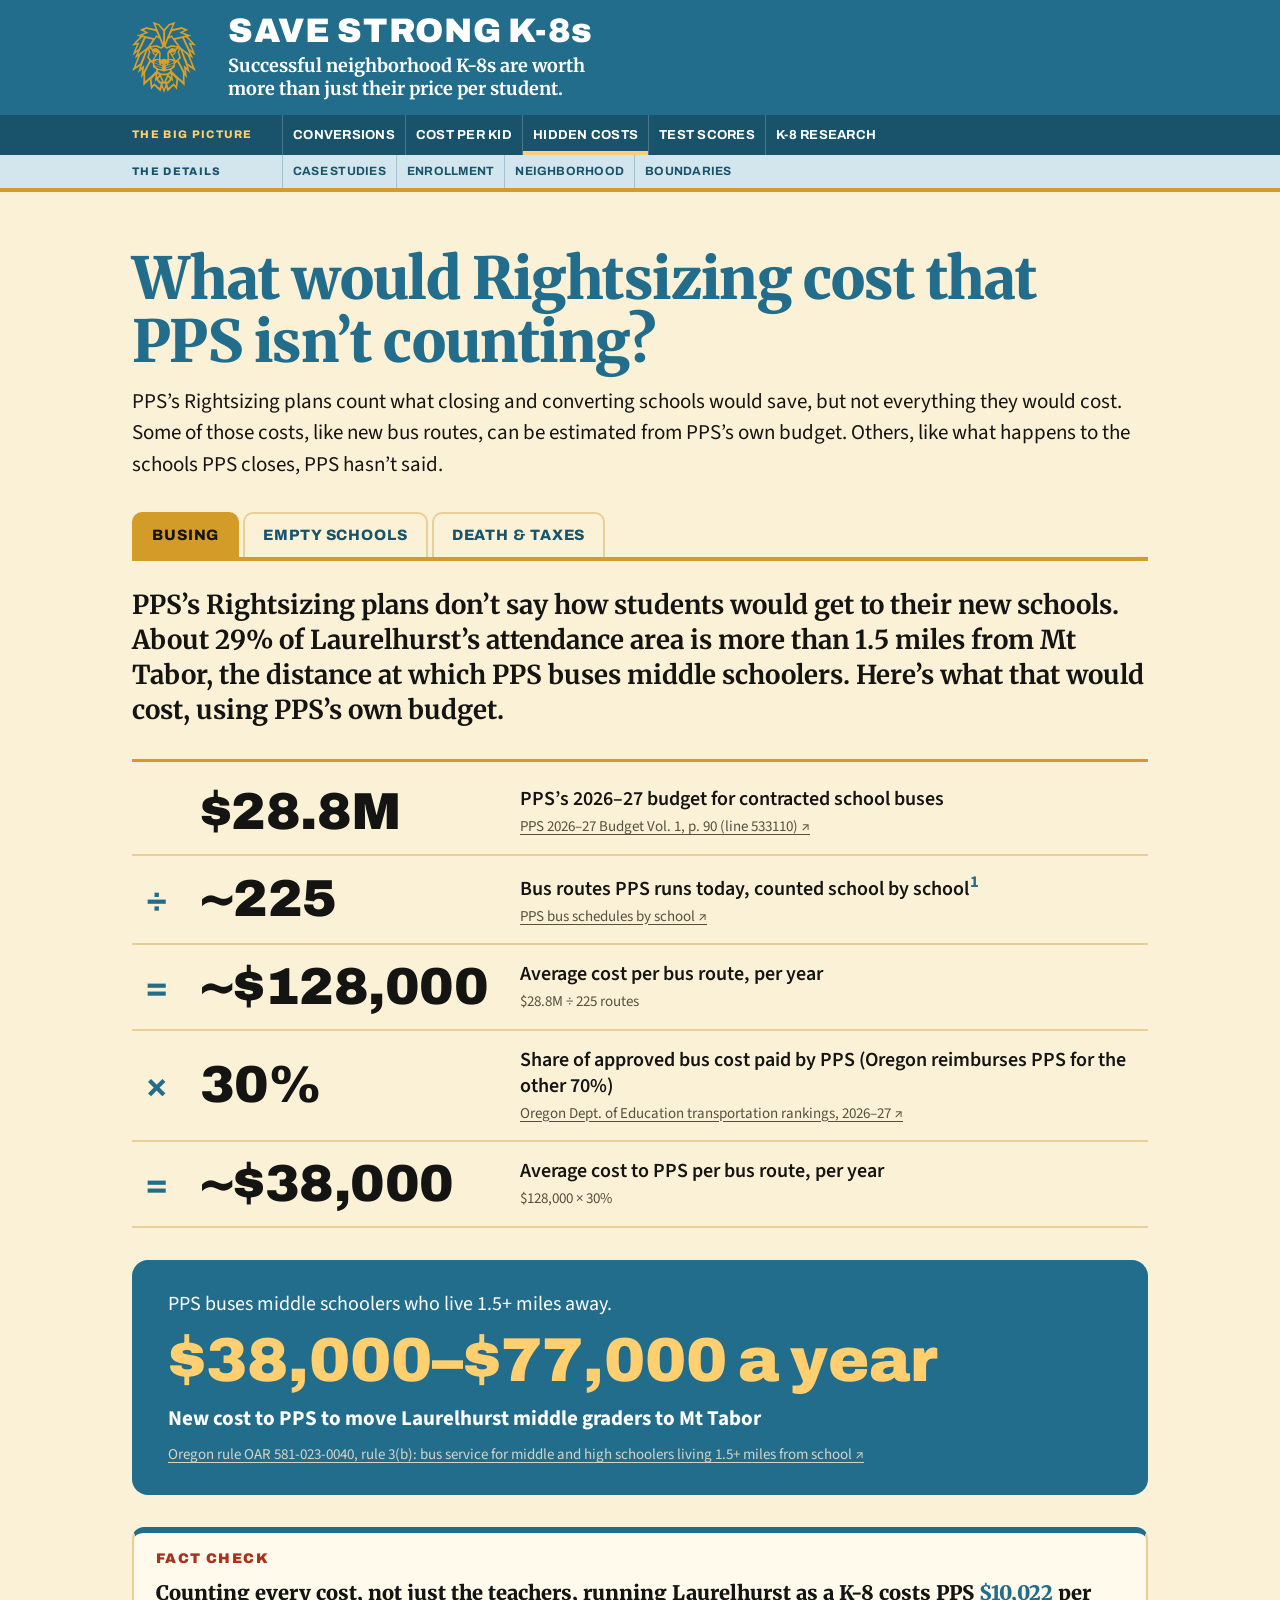
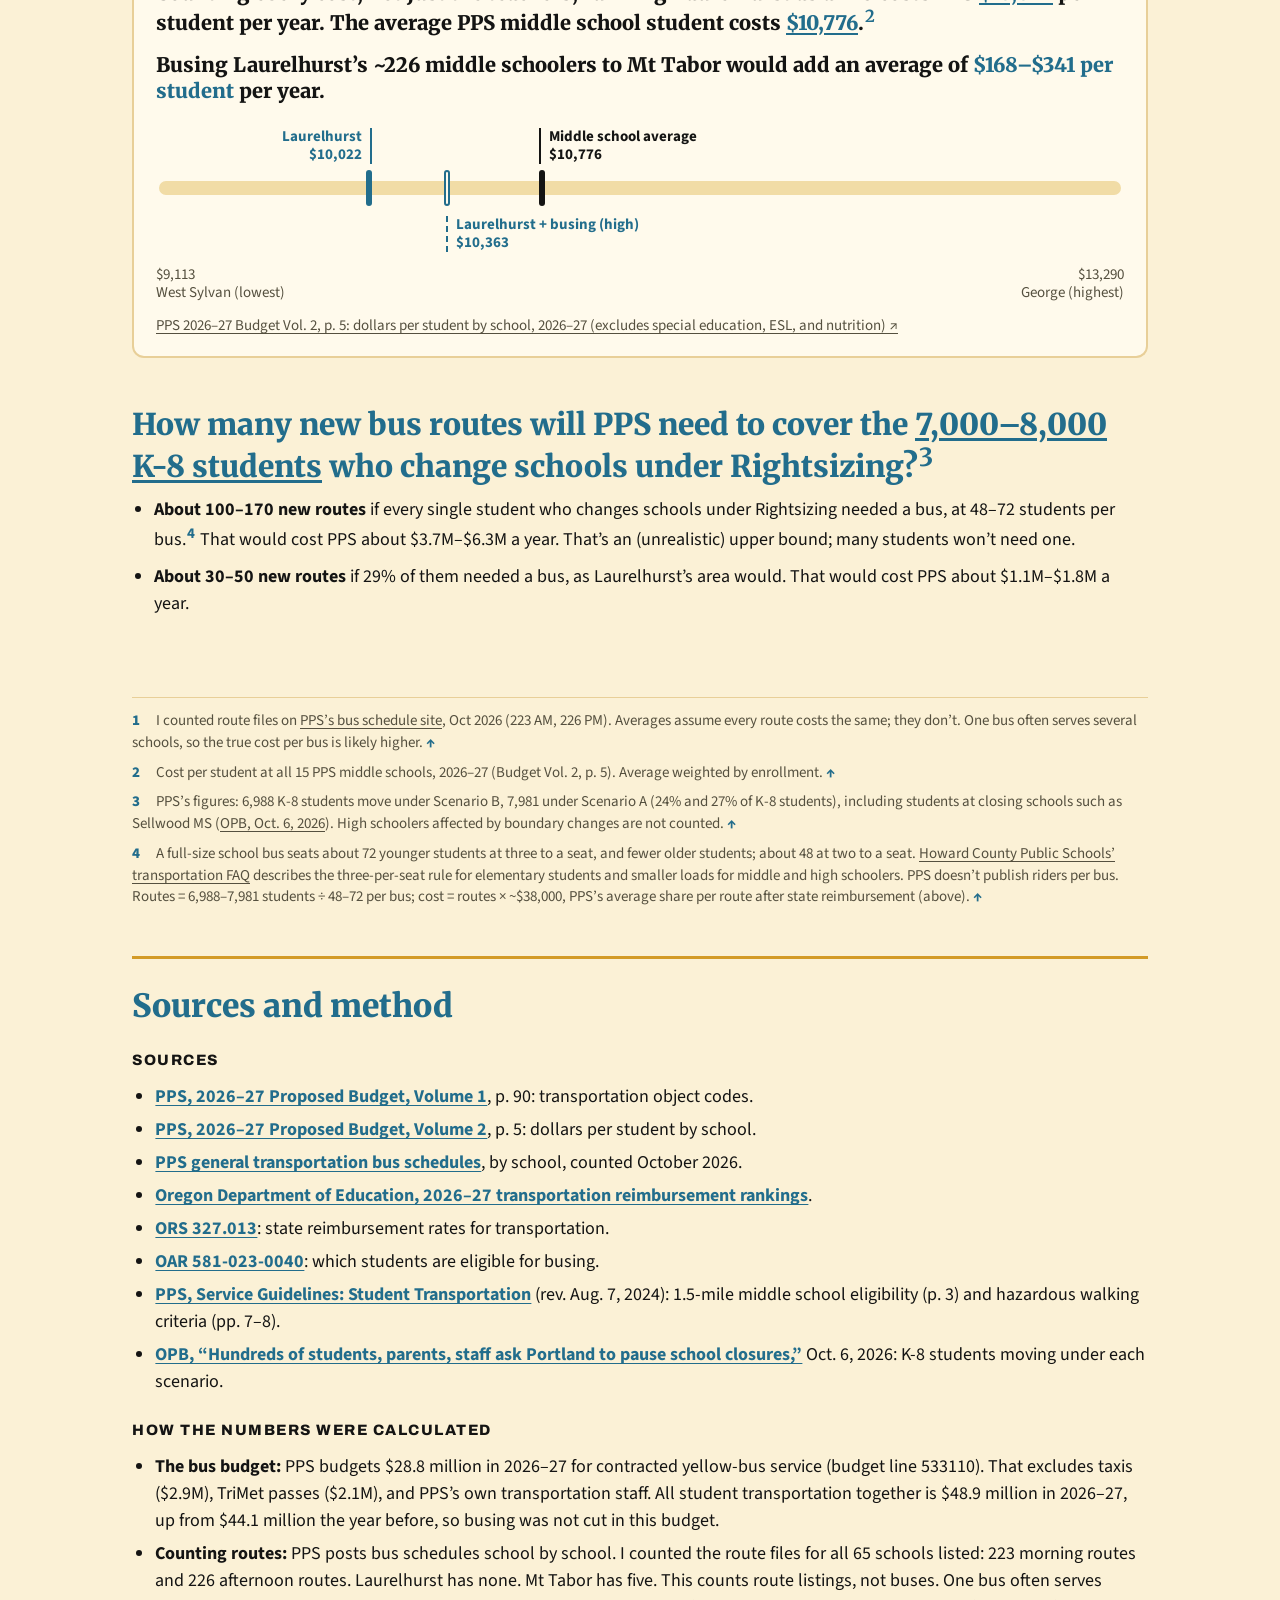
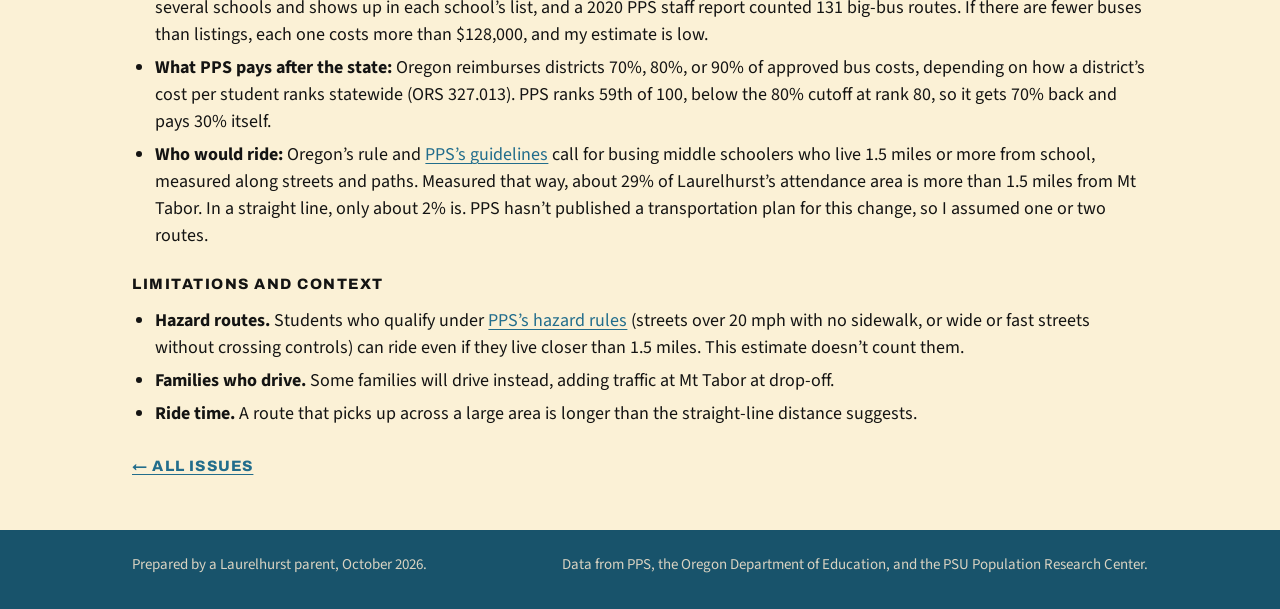
<file: hidden.html>
<!doctype html>
<html lang="en">
<head>
<meta charset="utf-8">
<meta name="viewport" content="width=device-width, initial-scale=1, viewport-fit=cover">
<title>Hidden Costs | Save Strong K-8s</title>
<meta name="claude:viewport-fit-sides" content="cover">
<meta name="description" content="Costs PPS’s Rightsizing plans leave out: new bus routes, empty schools, and why closing a school doesn’t lower anyone’s taxes.">
<meta property="og:title" content="What would Rightsizing cost that PPS isn’t counting?">
<meta property="og:description" content="About $38,000–$77,000 a year in new bus routes. The math, with every source linked.">
<meta property="og:type" content="article">
<meta name="theme-color" content="#226d8c">
<link rel="icon" href="assets/lion.svg" type="image/svg+xml">
<link rel="preconnect" href="https://fonts.googleapis.com">
<link rel="preconnect" href="https://fonts.gstatic.com" crossorigin>
<link rel="stylesheet" href="https://fonts.googleapis.com/css2?family=Merriweather:wght@700;900&family=Archivo:wght@700;800;900&family=Source+Sans+3:ital,wght@0,400;0,600;0,700;1,400&display=swap">
<link rel="stylesheet" href="style.css">
</head>
<body>

<header class="masthead compact">
  <div class="wrap">
    <a href="./"><img class="lion" src="assets/lion.svg" alt="Laurelhurst lion, back to the home page" width="256" height="286"></a>
    <div class="titles">
      <p class="site-name"><a href="./">Save Strong <span class="nw">K-8<span class="lc">s</span></span></a></p>
      <p class="tagline">Successful neighborhood K-8s are worth more than just their price per student.</p>
    </div>
  </div>
</header>

<nav class="nav" aria-label="Key issues">
  <div class="nav-bar wrap">
    <button class="nav-toggle" type="button" aria-expanded="false" aria-controls="nav-links">
      <span class="bars" aria-hidden="true"><span></span><span></span><span></span></span>
      Key issues
    </button>
  </div>
  <div class="nav-menu" id="nav-links">
    <div class="nav-row nav-big">
      <div class="wrap">
        <span class="nav-label" id="nav-big-l">The big picture</span>
        <ul aria-labelledby="nav-big-l">
          <li><a href="plan.html">Conversions</a></li>
          <li><a href="cost.html">Cost per kid</a></li>
          <li><a href="hidden.html" aria-current="page">Hidden costs</a></li>
          <li><a href="scores.html">Test scores</a></li>
          <li><a href="research.html">K-8 research</a></li>
        </ul>
      </div>
    </div>
    <div class="nav-row nav-details">
      <div class="wrap">
        <span class="nav-label" id="nav-det-l">The details</span>
        <ul aria-labelledby="nav-det-l">
          <li><a href="case_studies.html">Case studies</a></li>
          <li><a href="enrollment.html">Enrollment</a></li>
          <li><a href="neighborhood.html">Neighborhood</a></li>
          <li><a href="boundary.html">Boundaries</a></li>
        </ul>
      </div>
    </div>
    <div class="nav-row nav-more">
      <div class="wrap">
        <ul>
          <li class="nav-extra nav-extra-first"><a href="./#programs">Programs</a></li>
          <li class="nav-extra"><a href="./#voices">In their own words</a></li>
          <li class="nav-extra"><a href="./#sign">Add your name</a></li>
        </ul>
      </div>
    </div>
  </div>
</nav>

<main class="wrap article">
  <div class="lede">
    <h1>What would Rightsizing cost that PPS isn’t counting?</h1>
    <p>PPS’s Rightsizing plans count what closing and converting schools would save, but not everything they would cost. Some of those costs, like new bus routes, can be estimated from PPS’s own budget. Others, like what happens to the schools PPS closes, PPS hasn’t said.</p>
  </div>

  <section class="tabs" data-tabs aria-label="Hidden costs">
    <div class="tab-bar" role="tablist">
      <button role="tab" id="tab-busing" aria-controls="busing" aria-selected="true">Busing</button>
      <button role="tab" id="tab-empty" aria-controls="empty" aria-selected="false" tabindex="-1">Empty schools</button>
      <button role="tab" id="tab-taxes" aria-controls="taxes" aria-selected="false" tabindex="-1">Death &amp; taxes</button>
    </div>

    <div class="tab-panel tab-article" role="tabpanel" id="busing" aria-labelledby="tab-busing">
      <p class="panel-lede">PPS’s Rightsizing plans don’t say how students would get to their new schools. About 29% of Laurelhurst’s attendance area is more than 1.5 miles from Mt Tabor, the distance at which PPS buses middle schoolers. Here’s what that would cost, using PPS’s own budget.</p>

      <ol class="steps" aria-label="The math, step by step">
        <li>
          <span class="op" aria-hidden="true"></span>
          <span class="num">$28.8M</span>
          <div class="what">
            <span class="label">PPS’s 2026–27 budget for contracted school buses</span>
            <a class="src" href="https://resources.finalsite.net/images/v1777476167/ppsnet/cjslvvkzotwvwencttvx/2026-27ProposedBudget-Volume1.pdf#page=90">PPS 2026–27 Budget Vol. 1, p. 90 (line 533110) ↗</a>
          </div>
        </li>
        <li>
          <span class="op" aria-label="divided by">÷</span>
          <span class="num">~225</span>
          <div class="what">
            <span class="label">Bus routes PPS runs today, counted school by school<sup class="fn-ref"><a href="#fn-bus-routes" id="ref-bus-routes">1</a></sup></span>
            <a class="src" href="https://sites.google.com/pps.net/gt-bus-schedule/GT-Bus-Schedules">PPS bus schedules by school ↗</a>
          </div>
        </li>
        <li>
          <span class="op" aria-label="equals">=</span>
          <span class="num">~$128,000</span>
          <div class="what">
            <span class="label">Average cost per bus route, per year</span>
            <span class="src">$28.8M ÷ 225 routes</span>
          </div>
        </li>
        <li>
          <span class="op" aria-label="times">×</span>
          <span class="num">30%</span>
          <div class="what">
            <span class="label">Share of approved bus cost paid by PPS (Oregon reimburses PPS for the other 70%)</span>
            <a class="src" href="https://www.oregon.gov/ode/schools-and-districts/grants/Documents/2026-27%20State%20School%20Fund/26-27%20Transp%20Reimbursement%20Rankings%206-15-26.pdf">Oregon Dept. of Education transportation rankings, 2026–27 ↗</a>
          </div>
        </li>
        <li>
          <span class="op" aria-label="equals">=</span>
          <span class="num">~$38,000</span>
          <div class="what">
            <span class="label">Average cost to PPS per bus route, per year</span>
            <span class="src">$128,000 × 30%</span>
          </div>
        </li>
      </ol>

      <section class="answer" aria-label="The answer">
        <p>PPS buses middle schoolers who live 1.5+ miles away.</p>
        <span class="big">$38,000–$77,000 a year</span>
        <strong>New cost to PPS to move Laurelhurst middle graders to Mt Tabor</strong>
        <a class="src" href="https://oregon.public.law/rules/oar_581-023-0040">Oregon rule OAR 581-023-0040, rule 3(b): bus service for middle and high schoolers living 1.5+ miles from school ↗</a>
      </section>

      <section class="factcheck" aria-labelledby="fc-label">
        <div class="eyebrow" id="fc-label">Fact check</div>
        <p class="claim">Counting every cost, not just the teachers, running Laurelhurst as a K-8 costs PPS <a href="https://resources.finalsite.net/images/v1778178861/ppsnet/qkwu0qka1hre112vdb2b/2026-27ProposedBudgetVolume2-Updated20260506.pdf#page=102">$10,022</a> per student per year. The average PPS middle school student costs <a href="https://resources.finalsite.net/images/v1778178861/ppsnet/qkwu0qka1hre112vdb2b/2026-27ProposedBudgetVolume2-Updated20260506.pdf#page=10">$10,776</a>.<sup class="fn-ref"><a href="#fn-bus-ms" id="ref-bus-ms">2</a></sup></p>
        <p class="claim">Busing Laurelhurst’s ~226 middle schoolers to Mt Tabor would add an average of <span class="hl">$168–$341 per student</span> per year.</p>

        <div class="range" role="img" aria-label="Cost per student at PPS middle schools ranges from $9,113 at West Sylvan to $13,290 at George. Laurelhurst is $10,022, about $10,363 with the high estimate of new busing added, and the middle school average is $10,776.">
          <div class="range-labels" aria-hidden="true">
            <span class="rl lh" style="right: calc(78.2% - 3px)">Laurelhurst <br>$10,022</span>
            <span class="rl avg" style="left: calc(39.8% - 3px)">Middle school average<br>$10,776</span>
          </div>
          <!-- positions = (cost − 9,113) ÷ (13,290 − 9,113) -->
          <div class="track" aria-hidden="true">
            <div class="bar"></div>
            <div class="mark c-avg" style="left: 39.8%"></div>
            <div class="mark c-lh" style="left: 21.8%"></div>
            <div class="mark c-bus" style="left: 29.9%"></div>
          </div>
          <div class="range-below" aria-hidden="true">
            <span class="rl bus" style="left: calc(29.9% - 1px)">Laurelhurst + busing (high)<br>$10,363</span>
          </div>
          <div class="ends" aria-hidden="true">
            <span>$9,113<br>West Sylvan (lowest)</span>
            <span>$13,290<br>George (highest)</span>
          </div>
        </div>

        <a class="src" href="https://resources.finalsite.net/images/v1778178861/ppsnet/qkwu0qka1hre112vdb2b/2026-27ProposedBudgetVolume2-Updated20260506.pdf#page=5">PPS 2026–27 Budget Vol. 2, p. 5: dollars per student by school, 2026–27 (excludes special education, ESL, and nutrition) ↗</a>
      </section>

      <section class="points bigq" aria-labelledby="bigq-h">
        <h2 id="bigq-h">How many new bus routes will PPS need to cover the <a href="https://opb.org/article/2026/10/06/portland-public-schools-closure-proposals-rightsizing">7,000–8,000 K-8 students</a> who change schools under Rightsizing?<sup class="fn-ref"><a href="#fn-bus-opb" id="ref-bus-opb">3</a></sup></h2>
        <ul>
          <li><strong>About 100–170 new routes</strong> if every single student who changes schools under Rightsizing needed a bus, at 48–72 students per bus.<sup class="fn-ref"><a href="#fn-bus-seats" id="ref-bus-seats">4</a></sup> That would cost PPS about $3.7M–$6.3M a year. That’s an (unrealistic) upper bound; many students won’t need one.</li>
          <li><strong>About 30–50 new routes</strong> if 29% of them needed a bus, as Laurelhurst’s area would. That would cost PPS about $1.1M–$1.8M a year.</li>
        </ul>
      </section>


      <div class="page-notes" aria-label="Notes">
        <p class="footnote fn-num" id="fn-bus-routes"><a class="fn-back" href="#ref-bus-routes" aria-label="Note 1, back to text">1</a> I counted route files on <a href="https://sites.google.com/pps.net/gt-bus-schedule/GT-Bus-Schedules">PPS’s bus schedule site</a>, Oct 2026 (223 AM, 226 PM). Averages assume every route costs the same; they don’t. One bus often serves several schools, so the true cost per bus is likely higher. <a class="fn-up" href="#ref-bus-routes" aria-label="Back to text">↑</a></p>
        <p class="footnote fn-num" id="fn-bus-ms"><a class="fn-back" href="#ref-bus-ms" aria-label="Note 2, back to text">2</a> Cost per student at all 15 PPS middle schools, 2026–27 (Budget Vol. 2, p. 5). Average weighted by enrollment. <a class="fn-up" href="#ref-bus-ms" aria-label="Back to text">↑</a></p>
        <p class="footnote fn-num" id="fn-bus-opb"><a class="fn-back" href="#ref-bus-opb" aria-label="Note 3, back to text">3</a> PPS’s figures: 6,988 K-8 students move under Scenario B, 7,981 under Scenario A (24% and 27% of K-8 students), including students at closing schools such as Sellwood MS (<a href="https://opb.org/article/2026/10/06/portland-public-schools-closure-proposals-rightsizing">OPB, Oct. 6, 2026</a>). High schoolers affected by boundary changes are not counted. <a class="fn-up" href="#ref-bus-opb" aria-label="Back to text">↑</a></p>
        <p class="footnote fn-num" id="fn-bus-seats"><a class="fn-back" href="#ref-bus-seats" aria-label="Note 4, back to text">4</a> A full-size school bus seats about 72 younger students at three to a seat, and fewer older students; about 48 at two to a seat. <a href="https://www.hcpss.org/schools/transportation/safety-faq/">Howard County Public Schools’ transportation FAQ</a> describes the three-per-seat rule for elementary students and smaller loads for middle and high schoolers. PPS doesn’t publish riders per bus. Routes = 6,988–7,981 students ÷ 48–72 per bus; cost = routes × ~$38,000, PPS’s average share per route after state reimbursement (above). <a class="fn-up" href="#ref-bus-seats" aria-label="Back to text">↑</a></p>
      </div>

      <section class="methods" aria-labelledby="methods">
        <h2 id="methods">Sources and method</h2>

        <h3>Sources</h3>
        <ul>
          <li><strong><a href="https://resources.finalsite.net/images/v1777476167/ppsnet/cjslvvkzotwvwencttvx/2026-27ProposedBudget-Volume1.pdf#page=90">PPS, 2026–27 Proposed Budget, Volume 1</a></strong>, p. 90: transportation object codes.</li>
          <li><strong><a href="https://resources.finalsite.net/images/v1778178861/ppsnet/qkwu0qka1hre112vdb2b/2026-27ProposedBudgetVolume2-Updated20260506.pdf#page=5">PPS, 2026–27 Proposed Budget, Volume 2</a></strong>, p. 5: dollars per student by school.</li>
          <li><strong><a href="https://sites.google.com/pps.net/gt-bus-schedule/GT-Bus-Schedules">PPS general transportation bus schedules</a></strong>, by school, counted October 2026.</li>
          <li><strong><a href="https://www.oregon.gov/ode/schools-and-districts/grants/Documents/2026-27%20State%20School%20Fund/26-27%20Transp%20Reimbursement%20Rankings%206-15-26.pdf">Oregon Department of Education, 2026–27 transportation reimbursement rankings</a></strong>.</li>
          <li><strong><a href="https://oregon.public.law/statutes/ors_327.013">ORS 327.013</a></strong>: state reimbursement rates for transportation.</li>
          <li><strong><a href="https://oregon.public.law/rules/oar_581-023-0040">OAR 581-023-0040</a></strong>: which students are eligible for busing.</li>
          <li><strong><a href="https://resources.finalsite.net/images/v1751562292/ppsnet/thzskadliar1v7qds4yc/Service_Guidelines_Student_Transportation_2024.pdf">PPS, Service Guidelines: Student Transportation</a></strong> (rev. Aug. 7, 2024): 1.5-mile middle school eligibility (p. 3) and hazardous walking criteria (pp. 7–8).</li>
          <li><strong><a href="https://opb.org/article/2026/10/06/portland-public-schools-closure-proposals-rightsizing">OPB, “Hundreds of students, parents, staff ask Portland to pause school closures,”</a></strong> Oct. 6, 2026: K-8 students moving under each scenario.</li>
        </ul>

        <h3>How the numbers were calculated</h3>
        <ul>
          <li><strong>The bus budget:</strong> PPS budgets $28.8 million in 2026–27 for contracted yellow-bus service (budget line 533110). That excludes taxis ($2.9M), TriMet passes ($2.1M), and PPS’s own transportation staff. All student transportation together is $48.9 million in 2026–27, up from $44.1 million the year before, so busing was not cut in this budget.</li>
          <li><strong>Counting routes:</strong> PPS posts bus schedules school by school. I counted the route files for all 65 schools listed: 223 morning routes and 226 afternoon routes. Laurelhurst has none. Mt Tabor has five. This counts route listings, not buses. One bus often serves several schools and shows up in each school’s list, and a 2020 PPS staff report counted 131 big-bus routes. If there are fewer buses than listings, each one costs more than $128,000, and my estimate is low.</li>
          <li><strong>What PPS pays after the state:</strong> Oregon reimburses districts 70%, 80%, or 90% of approved bus costs, depending on how a district’s cost per student ranks statewide (ORS 327.013). PPS ranks 59th of 100, below the 80% cutoff at rank 80, so it gets 70% back and pays 30% itself.</li>
          <li><strong>Who would ride:</strong> Oregon’s rule and <a href="https://resources.finalsite.net/images/v1751562292/ppsnet/thzskadliar1v7qds4yc/Service_Guidelines_Student_Transportation_2024.pdf">PPS’s guidelines</a> call for busing middle schoolers who live 1.5 miles or more from school, measured along streets and paths. Measured that way, about 29% of Laurelhurst’s attendance area is more than 1.5 miles from Mt Tabor. In a straight line, only about 2% is. PPS hasn’t published a transportation plan for this change, so I assumed one or two routes.</li>
        </ul>

        <h3>Limitations and context</h3>
        <ul>
          <li><strong>Hazard routes.</strong> Students who qualify under <a href="https://resources.finalsite.net/images/v1751562292/ppsnet/thzskadliar1v7qds4yc/Service_Guidelines_Student_Transportation_2024.pdf#page=7">PPS’s hazard rules</a> (streets over 20 mph with no sidewalk, or wide or fast streets without crossing controls) can ride even if they live closer than 1.5 miles. This estimate doesn’t count them.</li>
          <li><strong>Families who drive.</strong> Some families will drive instead, adding traffic at Mt Tabor at drop-off.</li>
          <li><strong>Ride time.</strong> A route that picks up across a large area is longer than the straight-line distance suggests.</li>
        </ul>
      </section>
    </div>

    <div class="tab-panel tab-article" role="tabpanel" id="empty" aria-labelledby="tab-empty">
      <p class="panel-lede">In the last 25 years, PPS has never closed more than four schools in a single year.<sup class="fn-ref"><a href="#fn-emp-years" id="ref-emp-years">1</a></sup> Now it wants to close 11 to 14 at once, most by fall 2027. When PPS hasn’t found a new use for a closed school, it has sat empty for an average of <span class="hl-blue">17.2 years</span> (and counting).<sup class="fn-ref"><a href="#fn-emp-avg" id="ref-emp-avg">2</a></sup></p>

      <div class="table-scroll">
        <table class="compare closed-table">
          <thead>
            <tr class="table-title"><th scope="colgroup" colspan="4">What happened to the schools PPS closed most recently<sup class="fn-ref"><a href="#fn-emp-src" id="ref-emp-src">3</a></sup></th></tr>
            <tr><th scope="col">Campus</th><th scope="col">Closed</th><th scope="col">Years unused</th><th scope="col">Since then</th></tr>
          </thead>
          <tbody class="unused">
            <tr class="section"><th scope="colgroup" colspan="4">Sat unused for five years or more</th></tr>
            <tr><th scope="row">Kennedy Elementary</th><td class="yr">1975</td><td class="yrs">~17</td><td class="since">A temporary site for other PPS schools until 1980, then unused until McMenamins opened a hotel there in 1997.</td></tr>
            <tr><th scope="row">Washington High</th><td class="yr">1981</td><td class="yrs">~12</td><td class="since">A children’s services center and PPS offices until about 2003, then mostly vacant until Revolution Hall and offices opened in 2015.</td></tr>
            <tr><th scope="row">Whitaker Middle</th><td class="yr">2001</td><td class="yrs"><strong>25 and counting</strong></td><td class="since">Closed over radon and mold, demolished in 2007, and still an empty lot.</td></tr>
            <tr><th scope="row">George Smith Elementary</th><td class="yr">2005</td><td class="yrs"><strong>21 and counting</strong></td><td class="since">Vacant. Police logged at least five break-ins or trespassing incidents from May 2025 to March 2026.</td></tr>
            <tr><th scope="row">Kellogg Middle</th><td class="yr">2007</td><td class="yrs">~11</td><td class="since">District storage and staff training until it was torn down in 2018. A new Kellogg Middle School opened in 2021.</td></tr>
          </tbody>
          <tbody class="reused">
            <tr class="section"><th scope="colgroup" colspan="4">Repurposed</th></tr>
            <tr><th scope="row">Applegate Elementary</th><td class="yr">2005</td><td class="yrs"><span class="nf">Not found</span></td><td class="since">PPS early learning center (Head Start).</td></tr>
            <tr><th scope="row">Kenton Elementary</th><td class="yr">2005</td><td class="yrs">~2</td><td class="since">Leased to De La Salle North Catholic High School, 2007–2021, then to Portland Village School until 2024. Now leased short-term; PPS is considering it as a temporary home for students during seismic retrofits.</td></tr>
            <tr><th scope="row">Rose City Park</th><td class="yr">2007</td><td class="yrs"><span class="nf">Not found</span></td><td class="since">Housed two Beverly Cleary grades and ACCESS Academy, 2014–2018. Reopened as a neighborhood school in 2018.</td></tr>
            <tr><th scope="row">Clarendon Elementary</th><td class="yr">2007</td><td class="yrs"><span class="nf">Not found</span></td><td class="since">PPS early learning center.</td></tr>
            <tr><th scope="row">Marshall High</th><td class="yr">2011</td><td class="yrs">~4</td><td class="since">Swing campus since 2015 for high schools under renovation. Cleveland is there through 2029.</td></tr>
          </tbody>
        </table>
      </div>

      <section class="points" aria-labelledby="emp-cost-h">
        <h2 id="emp-cost-h">Empty schools don’t stop costing PPS money</h2>
        <p class="points-lede">In September 2026, a School Board member asked district staff how many empty buildings PPS owns and what they cost to maintain each year. Staff answered that PPS has only two vacant buildings, Kenton and Smith. Kenton is leased short-term and is being considered as a temporary home for students during seismic retrofits. Smith, however, costs <strong>about $70,000 a year</strong>, including maintenance and insurance.<sup class="fn-ref"><a href="#fn-emp-qa" id="ref-emp-qa">4</a></sup> If Smith’s costs have held roughly steady, its <strong>21 empty years have cost PPS about $1.5 million</strong> in today’s dollars.<sup class="fn-ref"><a href="#fn-emp-smith" id="ref-emp-smith">5</a></sup></p>
        <p class="points-lede">But that isn’t even the full picture: PPS’s own audited financial report lists 1,156,926 square feet of “other or vacant facilities,” <strong>about 11% of the district’s 10.3 million square feet</strong>.<sup class="fn-ref"><a href="#fn-emp-acfr" id="ref-emp-acfr">6</a></sup> And PPS has already said it has no plan yet for any school Rightsizing would close.<sup class="fn-ref"><a href="#fn-emp-qa" id="ref-emp-qa2">4</a></sup></p>
        <p class="points-lede">If the 11 to 14 schools Rightsizing closes sat empty like Smith, vacant buildings could cost PPS <strong>about $840,000 to $1.05 million a year</strong>, for the next decade or two.<sup class="fn-ref"><a href="#fn-emp-proj" id="ref-emp-proj">7</a></sup></p>
      </section>

      <section class="callout">
        <p>PPS’s closed schools have sat empty for years, sometimes decades. Closing 11 to 14 more without a plan could leave PPS paying up to $1 million a year for <i>nothing</i>, money that belongs in classrooms.</p>
      </section>

      <div class="page-notes" aria-label="Notes">
        <p class="footnote fn-num" id="fn-emp-years"><a class="fn-back" href="#ref-emp-years" aria-label="Note 1, back to text">1</a> The largest round was in 2005, when Applegate, Edwards, Kenton, and Smith elementary schools closed (federal Common Core of Data via the Urban Institute’s <a href="https://educationdata.urban.org">Education Data Portal</a>, which shows 2004–05 as each school’s last year; <i>The Oregonian</i>, March 9, 2005). In June 2007, Rose City Park, Clarendon, and Kellogg closed the same week (<i>The Oregonian</i>, “Schoolhouse shuffle,” June 14, 2007). Scenario A closes 14 schools and Scenario B 11 (PPS, <a href="https://www.pps.net/rightsizing">Rightsizing scenario comparison</a>, Oct. 4, 2026). <a class="fn-up" href="#ref-emp-years" aria-label="Back to text">↑</a></p>
        <p class="footnote fn-num" id="fn-emp-avg"><a class="fn-back" href="#ref-emp-avg" aria-label="Note 2, back to text">2</a> The average of the five schools in the table’s first section, as of October 2026. <a class="fn-up" href="#ref-emp-avg" aria-label="Back to text">↑</a></p>
        <p class="footnote fn-num" id="fn-emp-src"><a class="fn-back" href="#ref-emp-src" aria-label="Note 3, back to text">3</a> Kennedy: <a href="https://archive.seattletimes.com/archive/19980802/2764215/kennedy-school-from-school-to-inn"><i>Seattle Times</i>, Aug. 2, 1998</a>. Washington High: <a href="https://en.wikipedia.org/wiki/Washington_High_School_(Oregon)">Wikipedia</a>. Whitaker: <a href="https://www.wweek.com/news/2021/11/03/whitaker-middle-school-was-torn-down-for-containing-radon-can-it-safely-host-a-homeless-rest-village/"><i>Willamette Week</i>, Nov. 3, 2021</a>; <a href="https://portlandobserver.com/post/adams-whitaker-site-rejected"><i>Portland Observer</i></a>; <a href="https://www.wweek.com/news/schools/2026/09/16/what-will-happen-to-the-school-buildings-the-district-closes/"><i>Willamette Week</i>, Sept. 16, 2026</a>. Smith: <a href="https://www.kptv.com/2026/03/11/tiktok-may-have-prompted-break-ins-vacant-southwest-portland-school-police-say">KPTV, March 11, 2026</a>. Kellogg: <i>The Oregonian</i>, June 14, 2007; <a href="https://thebeenews.com/?p=9108"><i>The Bee</i>, Aug. 2018</a>; <a href="https://portlandtribune.com/?p=145163"><i>Portland Tribune</i>, Sept. 2021</a>. Applegate and Clarendon: PPS, <a href="https://www.pps.net/cms/lib/OR01913224/Centricity/Domain/58/2021%20LRFP%20-%20VOL%202.pdf">Long-Range Facility Plan, Vol. 2</a>, 2021 (as early learning centers); when they took on that use is not stated. Kenton: <a href="https://www.opb.org/news/article/de-la-salle-north-high-school-portland-building-pps/">OPB, 2018</a>; <a href="https://www.portlandvillageschool.org/apps/pages/index.jsp?uREC_ID=1048840&amp;type=d&amp;pREC_ID=2285430">Portland Village School</a>; PPS’s answer to a board question dated Sept. 1, 2026, in the <a href="https://github.com/olivierbouwman/pps-rightsize/tree/main/boardbook/2026-10-06_Regular_Meeting_769955">Oct. 6, 2026 board packet</a>. Rose City Park: <a href="https://opb.org/news/article/portland-public-schools-pps-students-2018-changes">OPB, Aug. 2018</a>; <a href="https://en.wikipedia.org/wiki/Beverly_Cleary_School">Wikipedia</a>; its use from 2007 to 2014 is not found. Marshall: <a href="https://en.wikipedia.org/wiki/Marshall_High_School_(Portland,_Oregon)">Wikipedia</a>. Not every closed school is listed. <a class="fn-up" href="#ref-emp-src" aria-label="Back to text">↑</a></p>
        <p class="footnote fn-num" id="fn-emp-qa"><a class="fn-back" href="#ref-emp-qa" aria-label="Note 4, back to text">4</a> School Board Q&amp;A Tracker, Oct. 1, 2026, in the board packet for the Oct. 6, 2026 meeting (<a href="https://github.com/olivierbouwman/pps-rightsize/blob/main/boardbook/2026-10-06_Regular_Meeting_769955/SUPP_26-10-01_QA_14493920.txt">text of the tracker</a>, from PPS’s BoardBook). The tracker records board members’ questions and district staff’s answers without naming who asked; this question and answer are dated Sept. 1, 2026. Staff gave Smith’s “annual cost” as “approximately $70,000, including insurance costs,” in answer to a question about what empty buildings cost to maintain. On closed schools, staff wrote that future use “is still to be determined” and that a building repurposing plan will be developed during implementation. <a class="fn-up" href="#ref-emp-qa" aria-label="Back to text">↑</a></p>
        <p class="footnote fn-num" id="fn-emp-smith"><a class="fn-back" href="#ref-emp-smith" aria-label="Note 5, back to text">5</a> My estimate: about $70,000 a year × 21 school years since Smith closed in 2005 = about $1,470,000. It assumes the recent annual cost held for every year, in today’s dollars; PPS hasn’t published Smith’s actual costs year by year. It doesn’t include the cost of responding to break-ins. <a class="fn-up" href="#ref-emp-smith" aria-label="Back to text">↑</a></p>
        <p class="footnote fn-num" id="fn-emp-acfr"><a class="fn-back" href="#ref-emp-acfr" aria-label="Note 6, back to text">6</a> PPS, Annual Comprehensive Financial Report for fiscal year 2025, statistical section, “Enrollment and Square Footage Summary by Category,” presented to the board’s Audit Committee Feb. 5, 2026 (<a href="https://github.com/olivierbouwman/pps-rightsize/blob/main/boardbook/2026-02-05_Audit_Committee_Meeting_730080/FY25_PPS_FINAL_ACFR_1.28.26_3996892.txt">text of the report</a>, from PPS’s BoardBook). The district total of 10,265,083 square feet includes the 1,156,926 square feet of other or vacant facilities. The report doesn’t break that category down; it almost certainly mixes vacant buildings with offices and other space that isn’t a school, so it isn’t possible to tell from it how much space is unused or what it costs. It also doesn’t include Marshall High’s 283,343 square feet, which the report lists with the high schools and no students of its own, since Marshall hosts other high schools while they’re renovated. <a class="fn-up" href="#ref-emp-acfr" aria-label="Back to text">↑</a></p>
        <p class="footnote fn-num" id="fn-emp-proj"><a class="fn-back" href="#ref-emp-proj" aria-label="Note 7, back to text">7</a> My estimate: about $70,000 a year (Smith’s cost, note 4) × 12 to 15 vacant buildings: the 11 schools Scenario B closes or the 14 Scenario A closes, plus Smith = about $840,000 to $1,050,000 a year. It’s a what-if, not a prediction: some closed schools have found new uses (see the table), and larger buildings, like a middle school, likely cost more than Smith to keep up. <a class="fn-up" href="#ref-emp-proj" aria-label="Back to text">↑</a></p>
      </div>
    </div>

    <div class="tab-panel tab-article" role="tabpanel" id="taxes" aria-labelledby="tab-taxes">
      <p class="panel-lede">Only two things are certain: death and taxes. Unfortunately, closing a neighborhood school doesn’t change either.</p>

      <div class="table-scroll">
        <table class="compare tax-table">
          <thead>
            <tr class="table-title"><th scope="colgroup" colspan="4">Where PPS’s tax money comes from<sup class="fn-ref"><a href="#fn-tax-src" id="ref-tax-src">1</a></sup></th></tr>
            <tr><th scope="col">Source</th><th scope="col">Who sets it</th><th scope="col">Who pays it</th><th scope="col">Does closing a school change it?</th></tr>
          </thead>
          <tbody>
            <tr><th scope="row">Permanent property tax <small>$5.28 per $1,000 of assessed value</small></th><td>Oregon constitution; PPS can’t raise it</td><td>Property owners in PPS’s district</td><td class="chg"><span class="no">No.</span> The rate is fixed.</td></tr>
            <tr><th scope="row">State School Fund <small>$305 million to PPS in 2026–27</small></th><td>Oregon Legislature</td><td>Everyone in Oregon, mostly through state income taxes</td><td class="chg"><span class="no">No.</span> It’s paid per student, not per building.</td></tr>
            <tr><th scope="row">Local option levy <small>$1.99 per $1,000, about $104 million a year</small></th><td>PPS voters, most recently in May 2024</td><td>Property owners in PPS’s district</td><td class="chg"><span class="no">No.</span> Voters set the rate for the levy’s term.</td></tr>
            <tr><th scope="row">Construction bonds <small>2012, 2017, 2020, and 2025; up to $2.50 per $1,000</small></th><td>PPS voters; the rate covers what PPS owes each year</td><td>Property owners in PPS’s district</td><td class="chg"><span class="no">No.</span> The debt is owed either way.</td></tr>
            <tr><th scope="row">Construction excise tax</th><td>PPS School Board, 2008</td><td>Builders of new construction in PPS’s district</td><td class="chg"><span class="no">No.</span> It pays only for building projects.</td></tr>
            <tr><th scope="row">Arts Tax <small>$35 a year</small></th><td>Portland voters, 2012</td><td>Adult Portland residents above the poverty line</td><td class="chg"><span class="no">No.</span> It pays for K-5 arts teachers by enrollment.</td></tr>
            <tr><th scope="row">Student Investment Account</th><td>Oregon Legislature (Student Success Act, 2019)</td><td>Businesses with $1 million or more in Oregon sales (corporate activity tax)</td><td class="chg"><span class="no">No.</span> It’s paid per student.</td></tr>
            <tr><th scope="row">High School Success <small>Measure 98</small></th><td>Oregon voters, 2016</td><td>Everyone in Oregon, through the state budget</td><td class="chg"><span class="no">No.</span> It’s paid per student.</td></tr>
            <tr><th scope="row">Federal grants <small>Title I, special education</small></th><td>Congress</td><td>Everyone in the U.S., through federal taxes</td><td class="chg"><span class="no">No.</span> They’re paid per qualifying student.</td></tr>
          </tbody>
        </table>
      </div>
      <ul class="panel-notes">
        <li>State money follows students, so closures can cost PPS money: every student who leaves PPS takes <em>at least</em> $11,127 a year in state funding with them. The state’s “extended” enrollment count softens the drop for only one year.<sup class="fn-ref"><a href="#fn-tax-ssf" id="ref-tax-ssf">2</a></sup> A few other taxes touch PPS without changing the picture.<sup class="fn-ref"><a href="#fn-tax-more" id="ref-tax-more">3</a></sup></li>
      </ul>

      <section class="callout">
        <p>Every tax rate PPS collects is fixed by the constitution, set by voters, or set by debt PPS already owes. State money follows <i>students</i>, not buildings, which means <span class="hl-gold">closures can cost PPS money</span>.</p>
      </section>

      <div class="page-notes" aria-label="Notes">
        <p class="footnote fn-num" id="fn-tax-src"><a class="fn-back" href="#ref-tax-src" aria-label="Note 1, back to text">1</a> PPS, <a href="https://resources.finalsite.net/images/v1777476167/ppsnet/cjslvvkzotwvwencttvx/2026-27ProposedBudget-Volume1.pdf">2026–27 Proposed Budget, Volume 1</a>: revenue sources, permanent rate, local option levy, and bonds (pp. 13, 18, 32); construction excise tax (p. 155). Total property tax rate for 2026–27: $9.77 per $1,000 of assessed value ($5.28 + $1.99 + $2.50). PPS’s district includes parts of Lake Oswego, Milwaukie, and unincorporated Multnomah, Clackamas, and Washington counties, so it isn’t the same area as the City of Portland, where the Arts Tax applies. Arts Tax: <a href="https://www.southeastexaminer.com/2025/02/arts-tax-due-by-april-15/"><i>Southeast Examiner</i>, Feb. 2025</a> (at least one arts teacher for every 500 K-5 students). Student Investment Account: <a href="https://www.oregonlegislature.gov/lpro/Publications/House%20Bill%203427%20Issue%20Brief%20-%20final.pdf">Legislative Policy and Research Office, House Bill 3427 issue brief</a>. <a class="fn-up" href="#ref-tax-src" aria-label="Back to text">↑</a></p>
        <p class="footnote fn-num" id="fn-tax-ssf"><a class="fn-back" href="#ref-tax-ssf" aria-label="Note 2, back to text">2</a> PPS’s 2025–26 State School Fund grant per weighted student (<a href="https://www.oregon.gov/ode/schools-and-districts/grants/Documents/2025-26%20State%20School%20Fund/25-26%20ADMw%20Breakout%20as%20of%203.1.25%20VC%20edits.pdf">Oregon Department of Education</a>); see <a href="cost.html#savings">Cost per kid</a>. The state pays districts on the higher of this year’s or last year’s weighted enrollment (“Extended ADMw”), which PPS’s budget says a multi-year decline “ultimately outpaces” (Vol. 1, p. 15). <a class="fn-up" href="#ref-tax-ssf" aria-label="Back to text">↑</a></p>
        <p class="footnote fn-num" id="fn-tax-more"><a class="fn-back" href="#ref-tax-more" aria-label="Note 3, back to text">3</a> <b>The state formula:</b> Oregon sets a total amount per weighted student; what PPS collects at its permanent rate counts toward it, and the State School Fund pays the rest. The local option levy and the gap tax are left out of the formula, so they’re true extras (Vol. 1, p. 32). <b>Gap tax:</b> $0.5038 of the $5.28 permanent rate, re-authorized by the Legislature in 2009 (Vol. 1, p. 13). <b>Preschool for All:</b> Multnomah County’s income tax on higher earners pays for preschool seats at PPS and at private providers, so it isn’t in the table; it funds 273 of PPS’s 901 pre-K seats in 2026–27 (School Board Q&amp;A Tracker, Oct. 1, 2026). <b>Measure 5 limit:</b> Oregon caps school property taxes at $5 per $1,000 of a property’s market value, and PPS loses about $53 million a year to that cap (Vol. 1, p. 18). Closing schools changes none of these. <a class="fn-up" href="#ref-tax-more" aria-label="Back to text">↑</a></p>
      </div>
    </div>
  </section>

  <a class="back" href="./">← All issues</a>
</main>

<footer class="site-footer">
  <div class="wrap">
    <span>Prepared by a Laurelhurst parent, October 2026.</span>
    <span>Data from PPS, the Oregon Department of Education, and the PSU Population Research Center.</span>
  </div>
</footer>

<script src="site.js"></script>
</body>
</html>
</file>
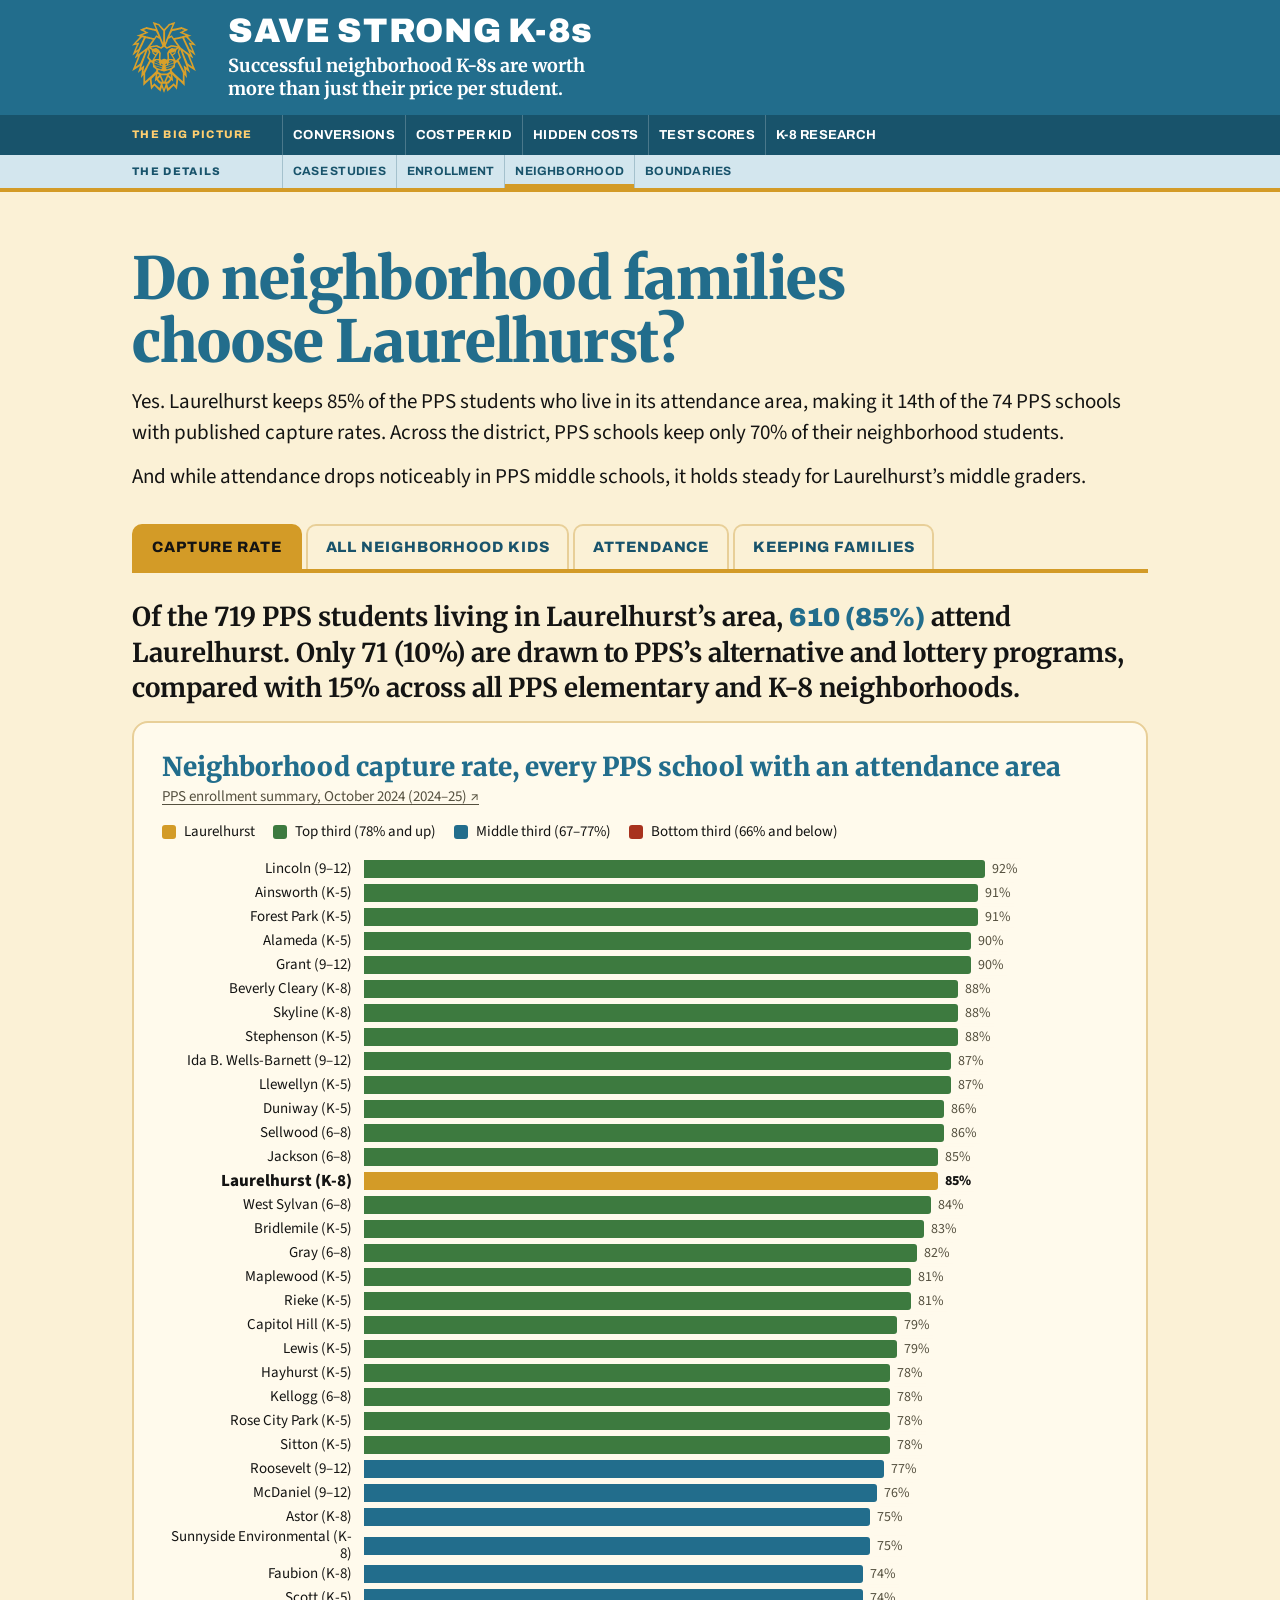
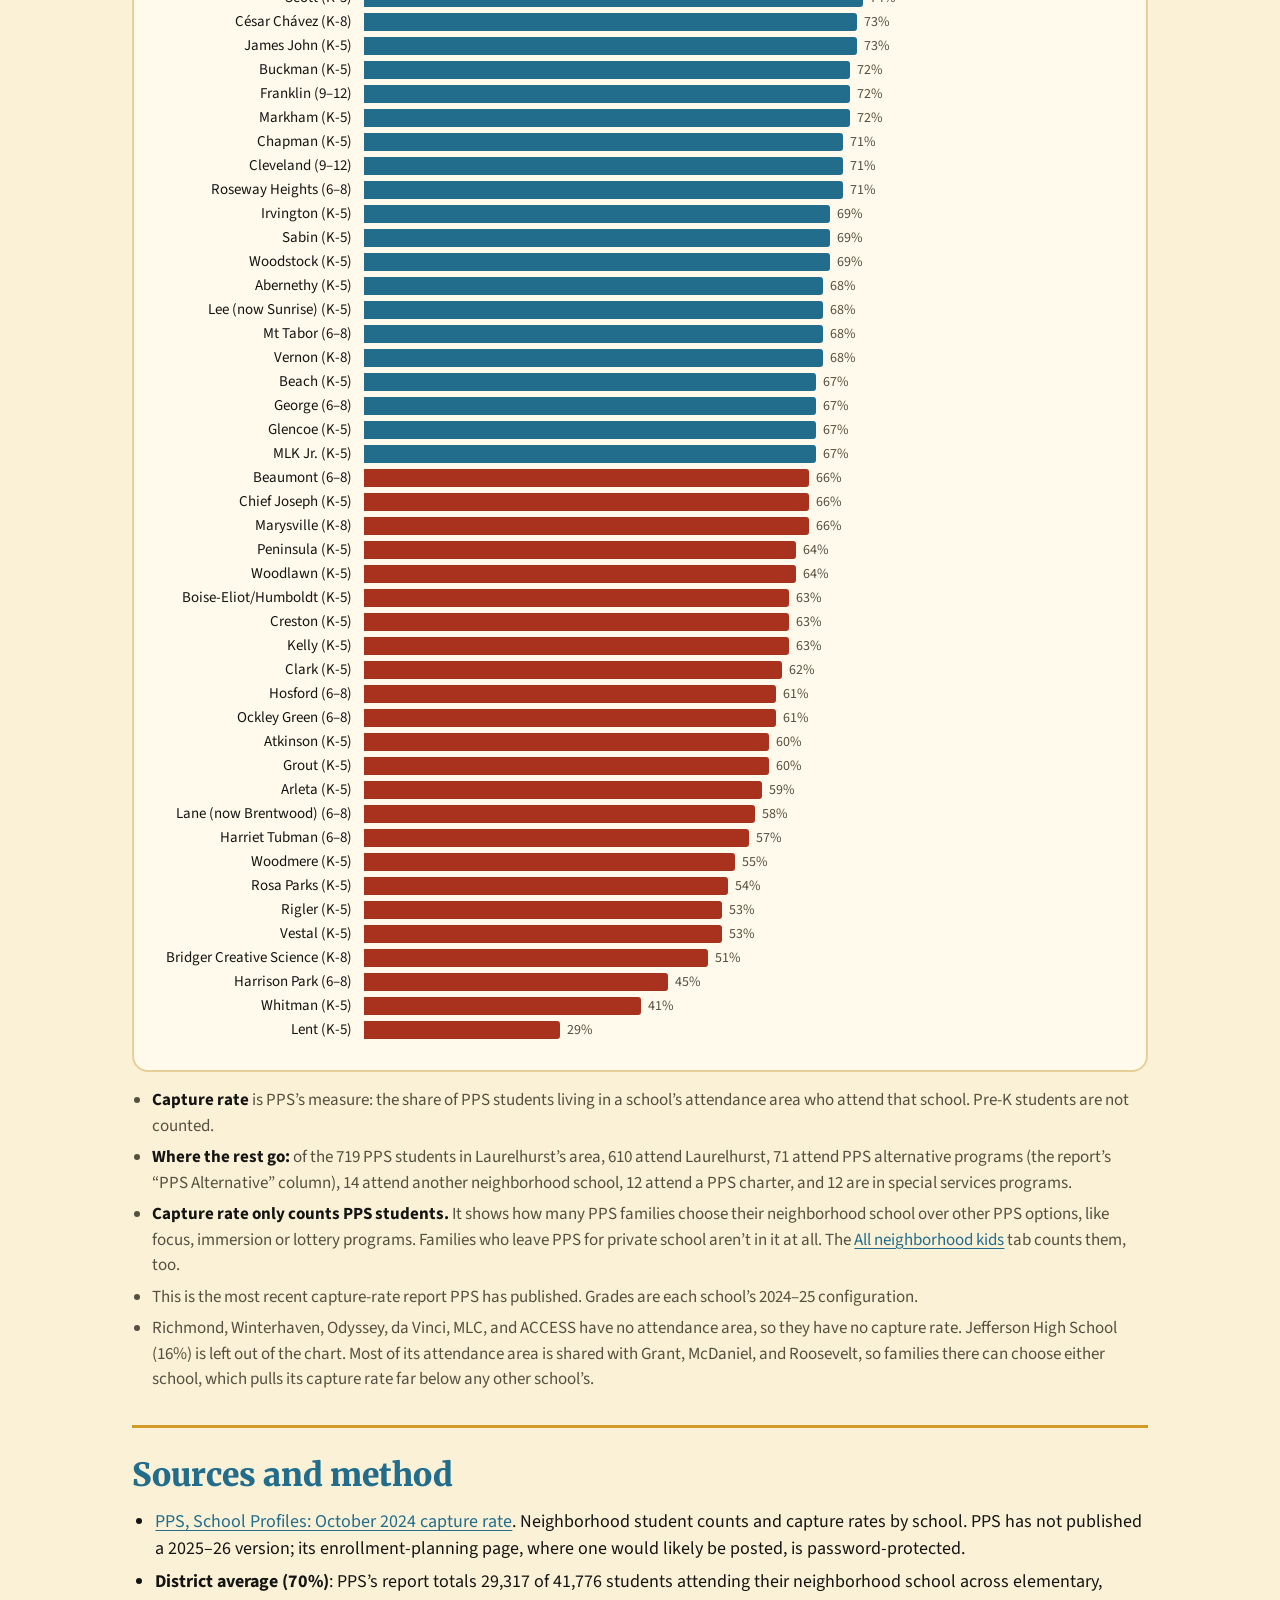
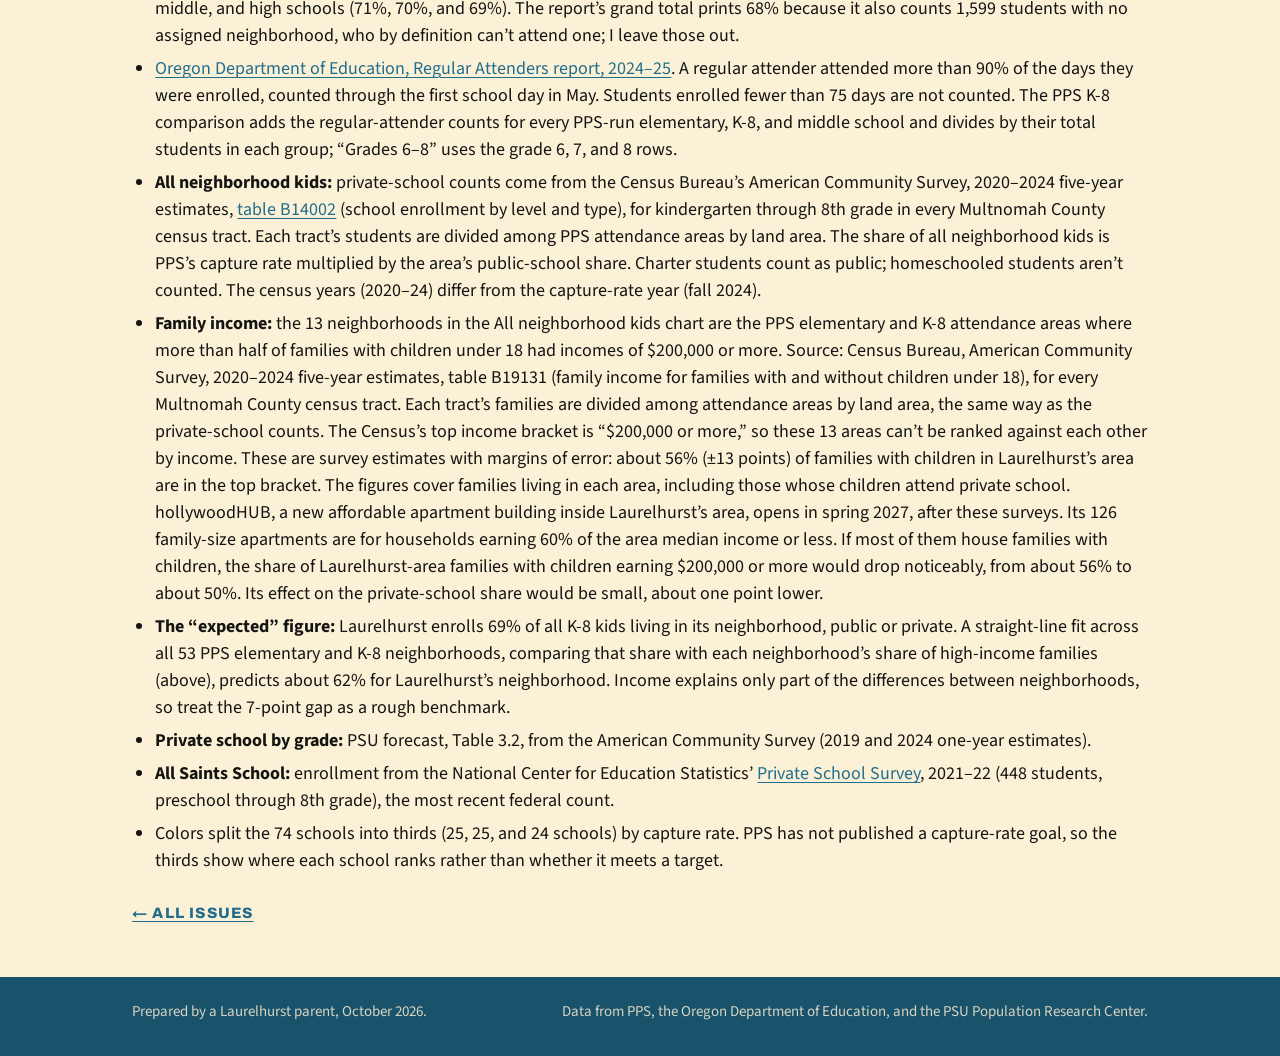
<file: neighborhood.html>
<!doctype html>
<html lang="en">
<head>
<meta charset="utf-8">
<meta name="viewport" content="width=device-width, initial-scale=1, viewport-fit=cover">
<title>Neighborhood | Save Strong K-8s</title>
<meta name="claude:viewport-fit-sides" content="cover">
<meta name="description" content="Laurelhurst keeps 85% of the PPS students in its neighborhood, 14th of 74 PPS schools. The district average is 70%.">
<meta property="og:title" content="Do neighborhood families choose Laurelhurst?">
<meta property="og:description" content="85% of PPS students living in Laurelhurst’s area attend Laurelhurst, 14th of 74 PPS schools.">
<meta property="og:type" content="article">
<meta name="theme-color" content="#226d8c">
<link rel="icon" href="assets/lion.svg" type="image/svg+xml">
<link rel="preconnect" href="https://fonts.googleapis.com">
<link rel="preconnect" href="https://fonts.gstatic.com" crossorigin>
<link rel="stylesheet" href="https://fonts.googleapis.com/css2?family=Merriweather:wght@700;900&family=Archivo:wght@700;800;900&family=Source+Sans+3:ital,wght@0,400;0,600;0,700;1,400&display=swap">
<link rel="stylesheet" href="style.css">
</head>
<body>

<header class="masthead compact">
  <div class="wrap">
    <a href="./"><img class="lion" src="assets/lion.svg" alt="Laurelhurst lion, back to the home page" width="256" height="286"></a>
    <div class="titles">
      <p class="site-name"><a href="./">Save Strong <span class="nw">K-8<span class="lc">s</span></span></a></p>
      <p class="tagline">Successful neighborhood K-8s are worth more than just their price per student.</p>
    </div>
  </div>
</header>

<nav class="nav" aria-label="Key issues">
  <div class="nav-bar wrap">
    <button class="nav-toggle" type="button" aria-expanded="false" aria-controls="nav-links">
      <span class="bars" aria-hidden="true"><span></span><span></span><span></span></span>
      Key issues
    </button>
  </div>
  <div class="nav-menu" id="nav-links">
    <div class="nav-row nav-big">
      <div class="wrap">
        <span class="nav-label" id="nav-big-l">The big picture</span>
        <ul aria-labelledby="nav-big-l">
          <li><a href="plan.html">Conversions</a></li>
          <li><a href="cost.html">Cost per kid</a></li>
          <li><a href="hidden.html">Hidden costs</a></li>
          <li><a href="scores.html">Test scores</a></li>
          <li><a href="research.html">K-8 research</a></li>
        </ul>
      </div>
    </div>
    <div class="nav-row nav-details">
      <div class="wrap">
        <span class="nav-label" id="nav-det-l">The details</span>
        <ul aria-labelledby="nav-det-l">
          <li><a href="case_studies.html">Case studies</a></li>
          <li><a href="enrollment.html">Enrollment</a></li>
          <li><a href="neighborhood.html" aria-current="page">Neighborhood</a></li>
          <li><a href="boundary.html">Boundaries</a></li>
        </ul>
      </div>
    </div>
    <div class="nav-row nav-more">
      <div class="wrap">
        <ul>
          <li class="nav-extra nav-extra-first"><a href="./#programs">Programs</a></li>
          <li class="nav-extra"><a href="./#voices">In their own words</a></li>
          <li class="nav-extra"><a href="./#sign">Add your name</a></li>
        </ul>
      </div>
    </div>
  </div>
</nav>

<main class="wrap article">
  <div class="lede">
    <h1>Do neighborhood families choose Laurelhurst?</h1>
    <p>Yes. Laurelhurst keeps 85% of the PPS students who live in its attendance area, making it 14th of the 74 PPS schools with published capture rates. Across the district, PPS schools keep only 70% of their neighborhood students.</p>
    <p>And while attendance drops noticeably in PPS middle schools, it holds steady for Laurelhurst’s middle graders.</p>
  </div>

  <section class="tabs" data-tabs aria-label="Neighborhood measures">
    <div class="tab-bar" role="tablist">
      <button role="tab" id="tab-capture" aria-controls="capture" aria-selected="true">Capture rate</button>
      <button role="tab" id="tab-allkids" aria-controls="allkids" aria-selected="false" tabindex="-1">All neighborhood kids</button>
      <button role="tab" id="tab-attendance" aria-controls="attendance" aria-selected="false" tabindex="-1">Attendance</button>
      <button role="tab" id="tab-families" aria-controls="families" aria-selected="false" tabindex="-1">Keeping families</button>
    </div>

    <div class="tab-panel" role="tabpanel" id="capture" aria-labelledby="tab-capture">
      <p class="panel-lede">Of the 719 PPS students living in Laurelhurst’s area, <strong>610 (85%)</strong> attend Laurelhurst. Only 71 (10%) are drawn to PPS’s alternative and lottery programs, compared with 15% across all PPS elementary and K-8 neighborhoods.</p>
      <figure class="chart">
        <figcaption>
          <span class="chart-title">Neighborhood capture rate, every PPS school with an attendance area</span>
          <a class="src" href="https://www.pps.net/cms/lib/OR01913224/Centricity/Domain/207/School%20Profiles%20-%20October_2024_capture_rate.pdf">PPS enrollment summary, October 2024 (2024–25) ↗</a>
        </figcaption>
        <ul class="chart-key" aria-hidden="true">
          <li><span class="sw lh"></span>Laurelhurst</li>
          <li><span class="sw hi"></span>Top third (78% and up)</li>
          <li><span class="sw mid"></span>Middle third (67–77%)</li>
          <li><span class="sw lo"></span>Bottom third (66% and below)</li>
        </ul>
        <div class="bars-scroll">
          <ul class="bar-list no-avg">
          <li class="bar-row hi"><span class="bar-name">Lincoln<span class="suffix"> (9–12)</span></span><span class="bar-area"><span class="bar-fill" style="width:92%"><span class="bar-val">92%</span></span></span></li>
          <li class="bar-row hi"><span class="bar-name">Ainsworth<span class="suffix"> (K-5)</span></span><span class="bar-area"><span class="bar-fill" style="width:91%"><span class="bar-val">91%</span></span></span></li>
          <li class="bar-row hi"><span class="bar-name">Forest Park<span class="suffix"> (K-5)</span></span><span class="bar-area"><span class="bar-fill" style="width:91%"><span class="bar-val">91%</span></span></span></li>
          <li class="bar-row hi"><span class="bar-name">Alameda<span class="suffix"> (K-5)</span></span><span class="bar-area"><span class="bar-fill" style="width:90%"><span class="bar-val">90%</span></span></span></li>
          <li class="bar-row hi"><span class="bar-name">Grant<span class="suffix"> (9–12)</span></span><span class="bar-area"><span class="bar-fill" style="width:90%"><span class="bar-val">90%</span></span></span></li>
          <li class="bar-row hi"><span class="bar-name">Beverly Cleary<span class="suffix"> (K-8)</span></span><span class="bar-area"><span class="bar-fill" style="width:88%"><span class="bar-val">88%</span></span></span></li>
          <li class="bar-row hi"><span class="bar-name">Skyline<span class="suffix"> (K-8)</span></span><span class="bar-area"><span class="bar-fill" style="width:88%"><span class="bar-val">88%</span></span></span></li>
          <li class="bar-row hi"><span class="bar-name">Stephenson<span class="suffix"> (K-5)</span></span><span class="bar-area"><span class="bar-fill" style="width:88%"><span class="bar-val">88%</span></span></span></li>
          <li class="bar-row hi"><span class="bar-name">Ida B. Wells-Barnett<span class="suffix"> (9–12)</span></span><span class="bar-area"><span class="bar-fill" style="width:87%"><span class="bar-val">87%</span></span></span></li>
          <li class="bar-row hi"><span class="bar-name">Llewellyn<span class="suffix"> (K-5)</span></span><span class="bar-area"><span class="bar-fill" style="width:87%"><span class="bar-val">87%</span></span></span></li>
          <li class="bar-row hi"><span class="bar-name">Duniway<span class="suffix"> (K-5)</span></span><span class="bar-area"><span class="bar-fill" style="width:86%"><span class="bar-val">86%</span></span></span></li>
          <li class="bar-row hi"><span class="bar-name">Sellwood<span class="suffix"> (6–8)</span></span><span class="bar-area"><span class="bar-fill" style="width:86%"><span class="bar-val">86%</span></span></span></li>
          <li class="bar-row hi"><span class="bar-name">Jackson<span class="suffix"> (6–8)</span></span><span class="bar-area"><span class="bar-fill" style="width:85%"><span class="bar-val">85%</span></span></span></li>
          <li class="bar-row hi lh"><span class="bar-name">Laurelhurst<span class="suffix"> (K-8)</span></span><span class="bar-area"><span class="bar-fill" style="width:85%"><span class="bar-val">85%</span></span></span></li>
          <li class="bar-row hi"><span class="bar-name">West Sylvan<span class="suffix"> (6–8)</span></span><span class="bar-area"><span class="bar-fill" style="width:84%"><span class="bar-val">84%</span></span></span></li>
          <li class="bar-row hi"><span class="bar-name">Bridlemile<span class="suffix"> (K-5)</span></span><span class="bar-area"><span class="bar-fill" style="width:83%"><span class="bar-val">83%</span></span></span></li>
          <li class="bar-row hi"><span class="bar-name">Gray<span class="suffix"> (6–8)</span></span><span class="bar-area"><span class="bar-fill" style="width:82%"><span class="bar-val">82%</span></span></span></li>
          <li class="bar-row hi"><span class="bar-name">Maplewood<span class="suffix"> (K-5)</span></span><span class="bar-area"><span class="bar-fill" style="width:81%"><span class="bar-val">81%</span></span></span></li>
          <li class="bar-row hi"><span class="bar-name">Rieke<span class="suffix"> (K-5)</span></span><span class="bar-area"><span class="bar-fill" style="width:81%"><span class="bar-val">81%</span></span></span></li>
          <li class="bar-row hi"><span class="bar-name">Capitol Hill<span class="suffix"> (K-5)</span></span><span class="bar-area"><span class="bar-fill" style="width:79%"><span class="bar-val">79%</span></span></span></li>
          <li class="bar-row hi"><span class="bar-name">Lewis<span class="suffix"> (K-5)</span></span><span class="bar-area"><span class="bar-fill" style="width:79%"><span class="bar-val">79%</span></span></span></li>
          <li class="bar-row hi"><span class="bar-name">Hayhurst<span class="suffix"> (K-5)</span></span><span class="bar-area"><span class="bar-fill" style="width:78%"><span class="bar-val">78%</span></span></span></li>
          <li class="bar-row hi"><span class="bar-name">Kellogg<span class="suffix"> (6–8)</span></span><span class="bar-area"><span class="bar-fill" style="width:78%"><span class="bar-val">78%</span></span></span></li>
          <li class="bar-row hi"><span class="bar-name">Rose City Park<span class="suffix"> (K-5)</span></span><span class="bar-area"><span class="bar-fill" style="width:78%"><span class="bar-val">78%</span></span></span></li>
          <li class="bar-row hi"><span class="bar-name">Sitton<span class="suffix"> (K-5)</span></span><span class="bar-area"><span class="bar-fill" style="width:78%"><span class="bar-val">78%</span></span></span></li>
          <li class="bar-row mid"><span class="bar-name">Roosevelt<span class="suffix"> (9–12)</span></span><span class="bar-area"><span class="bar-fill" style="width:77%"><span class="bar-val">77%</span></span></span></li>
          <li class="bar-row mid"><span class="bar-name">McDaniel<span class="suffix"> (9–12)</span></span><span class="bar-area"><span class="bar-fill" style="width:76%"><span class="bar-val">76%</span></span></span></li>
          <li class="bar-row mid"><span class="bar-name">Astor<span class="suffix"> (K-8)</span></span><span class="bar-area"><span class="bar-fill" style="width:75%"><span class="bar-val">75%</span></span></span></li>
          <li class="bar-row mid"><span class="bar-name">Sunnyside Environmental<span class="suffix"> (K-8)</span></span><span class="bar-area"><span class="bar-fill" style="width:75%"><span class="bar-val">75%</span></span></span></li>
          <li class="bar-row mid"><span class="bar-name">Faubion<span class="suffix"> (K-8)</span></span><span class="bar-area"><span class="bar-fill" style="width:74%"><span class="bar-val">74%</span></span></span></li>
          <li class="bar-row mid"><span class="bar-name">Scott<span class="suffix"> (K-5)</span></span><span class="bar-area"><span class="bar-fill" style="width:74%"><span class="bar-val">74%</span></span></span></li>
          <li class="bar-row mid"><span class="bar-name">César Chávez<span class="suffix"> (K-8)</span></span><span class="bar-area"><span class="bar-fill" style="width:73%"><span class="bar-val">73%</span></span></span></li>
          <li class="bar-row mid"><span class="bar-name">James John<span class="suffix"> (K-5)</span></span><span class="bar-area"><span class="bar-fill" style="width:73%"><span class="bar-val">73%</span></span></span></li>
          <li class="bar-row mid"><span class="bar-name">Buckman<span class="suffix"> (K-5)</span></span><span class="bar-area"><span class="bar-fill" style="width:72%"><span class="bar-val">72%</span></span></span></li>
          <li class="bar-row mid"><span class="bar-name">Franklin<span class="suffix"> (9–12)</span></span><span class="bar-area"><span class="bar-fill" style="width:72%"><span class="bar-val">72%</span></span></span></li>
          <li class="bar-row mid"><span class="bar-name">Markham<span class="suffix"> (K-5)</span></span><span class="bar-area"><span class="bar-fill" style="width:72%"><span class="bar-val">72%</span></span></span></li>
          <li class="bar-row mid"><span class="bar-name">Chapman<span class="suffix"> (K-5)</span></span><span class="bar-area"><span class="bar-fill" style="width:71%"><span class="bar-val">71%</span></span></span></li>
          <li class="bar-row mid"><span class="bar-name">Cleveland<span class="suffix"> (9–12)</span></span><span class="bar-area"><span class="bar-fill" style="width:71%"><span class="bar-val">71%</span></span></span></li>
          <li class="bar-row mid"><span class="bar-name">Roseway Heights<span class="suffix"> (6–8)</span></span><span class="bar-area"><span class="bar-fill" style="width:71%"><span class="bar-val">71%</span></span></span></li>
          <li class="bar-row mid"><span class="bar-name">Irvington<span class="suffix"> (K-5)</span></span><span class="bar-area"><span class="bar-fill" style="width:69%"><span class="bar-val">69%</span></span></span></li>
          <li class="bar-row mid"><span class="bar-name">Sabin<span class="suffix"> (K-5)</span></span><span class="bar-area"><span class="bar-fill" style="width:69%"><span class="bar-val">69%</span></span></span></li>
          <li class="bar-row mid"><span class="bar-name">Woodstock<span class="suffix"> (K-5)</span></span><span class="bar-area"><span class="bar-fill" style="width:69%"><span class="bar-val">69%</span></span></span></li>
          <li class="bar-row mid"><span class="bar-name">Abernethy<span class="suffix"> (K-5)</span></span><span class="bar-area"><span class="bar-fill" style="width:68%"><span class="bar-val">68%</span></span></span></li>
          <li class="bar-row mid"><span class="bar-name">Lee (now Sunrise)<span class="suffix"> (K-5)</span></span><span class="bar-area"><span class="bar-fill" style="width:68%"><span class="bar-val">68%</span></span></span></li>
          <li class="bar-row mid"><span class="bar-name">Mt Tabor<span class="suffix"> (6–8)</span></span><span class="bar-area"><span class="bar-fill" style="width:68%"><span class="bar-val">68%</span></span></span></li>
          <li class="bar-row mid"><span class="bar-name">Vernon<span class="suffix"> (K-8)</span></span><span class="bar-area"><span class="bar-fill" style="width:68%"><span class="bar-val">68%</span></span></span></li>
          <li class="bar-row mid"><span class="bar-name">Beach<span class="suffix"> (K-5)</span></span><span class="bar-area"><span class="bar-fill" style="width:67%"><span class="bar-val">67%</span></span></span></li>
          <li class="bar-row mid"><span class="bar-name">George<span class="suffix"> (6–8)</span></span><span class="bar-area"><span class="bar-fill" style="width:67%"><span class="bar-val">67%</span></span></span></li>
          <li class="bar-row mid"><span class="bar-name">Glencoe<span class="suffix"> (K-5)</span></span><span class="bar-area"><span class="bar-fill" style="width:67%"><span class="bar-val">67%</span></span></span></li>
          <li class="bar-row mid"><span class="bar-name">MLK Jr.<span class="suffix"> (K-5)</span></span><span class="bar-area"><span class="bar-fill" style="width:67%"><span class="bar-val">67%</span></span></span></li>
          <li class="bar-row lo"><span class="bar-name">Beaumont<span class="suffix"> (6–8)</span></span><span class="bar-area"><span class="bar-fill" style="width:66%"><span class="bar-val">66%</span></span></span></li>
          <li class="bar-row lo"><span class="bar-name">Chief Joseph<span class="suffix"> (K-5)</span></span><span class="bar-area"><span class="bar-fill" style="width:66%"><span class="bar-val">66%</span></span></span></li>
          <li class="bar-row lo"><span class="bar-name">Marysville<span class="suffix"> (K-8)</span></span><span class="bar-area"><span class="bar-fill" style="width:66%"><span class="bar-val">66%</span></span></span></li>
          <li class="bar-row lo"><span class="bar-name">Peninsula<span class="suffix"> (K-5)</span></span><span class="bar-area"><span class="bar-fill" style="width:64%"><span class="bar-val">64%</span></span></span></li>
          <li class="bar-row lo"><span class="bar-name">Woodlawn<span class="suffix"> (K-5)</span></span><span class="bar-area"><span class="bar-fill" style="width:64%"><span class="bar-val">64%</span></span></span></li>
          <li class="bar-row lo"><span class="bar-name">Boise-Eliot/Humboldt<span class="suffix"> (K-5)</span></span><span class="bar-area"><span class="bar-fill" style="width:63%"><span class="bar-val">63%</span></span></span></li>
          <li class="bar-row lo"><span class="bar-name">Creston<span class="suffix"> (K-5)</span></span><span class="bar-area"><span class="bar-fill" style="width:63%"><span class="bar-val">63%</span></span></span></li>
          <li class="bar-row lo"><span class="bar-name">Kelly<span class="suffix"> (K-5)</span></span><span class="bar-area"><span class="bar-fill" style="width:63%"><span class="bar-val">63%</span></span></span></li>
          <li class="bar-row lo"><span class="bar-name">Clark<span class="suffix"> (K-5)</span></span><span class="bar-area"><span class="bar-fill" style="width:62%"><span class="bar-val">62%</span></span></span></li>
          <li class="bar-row lo"><span class="bar-name">Hosford<span class="suffix"> (6–8)</span></span><span class="bar-area"><span class="bar-fill" style="width:61%"><span class="bar-val">61%</span></span></span></li>
          <li class="bar-row lo"><span class="bar-name">Ockley Green<span class="suffix"> (6–8)</span></span><span class="bar-area"><span class="bar-fill" style="width:61%"><span class="bar-val">61%</span></span></span></li>
          <li class="bar-row lo"><span class="bar-name">Atkinson<span class="suffix"> (K-5)</span></span><span class="bar-area"><span class="bar-fill" style="width:60%"><span class="bar-val">60%</span></span></span></li>
          <li class="bar-row lo"><span class="bar-name">Grout<span class="suffix"> (K-5)</span></span><span class="bar-area"><span class="bar-fill" style="width:60%"><span class="bar-val">60%</span></span></span></li>
          <li class="bar-row lo"><span class="bar-name">Arleta<span class="suffix"> (K-5)</span></span><span class="bar-area"><span class="bar-fill" style="width:59%"><span class="bar-val">59%</span></span></span></li>
          <li class="bar-row lo"><span class="bar-name">Lane (now Brentwood)<span class="suffix"> (6–8)</span></span><span class="bar-area"><span class="bar-fill" style="width:58%"><span class="bar-val">58%</span></span></span></li>
          <li class="bar-row lo"><span class="bar-name">Harriet Tubman<span class="suffix"> (6–8)</span></span><span class="bar-area"><span class="bar-fill" style="width:57%"><span class="bar-val">57%</span></span></span></li>
          <li class="bar-row lo"><span class="bar-name">Woodmere<span class="suffix"> (K-5)</span></span><span class="bar-area"><span class="bar-fill" style="width:55%"><span class="bar-val">55%</span></span></span></li>
          <li class="bar-row lo"><span class="bar-name">Rosa Parks<span class="suffix"> (K-5)</span></span><span class="bar-area"><span class="bar-fill" style="width:54%"><span class="bar-val">54%</span></span></span></li>
          <li class="bar-row lo"><span class="bar-name">Rigler<span class="suffix"> (K-5)</span></span><span class="bar-area"><span class="bar-fill" style="width:53%"><span class="bar-val">53%</span></span></span></li>
          <li class="bar-row lo"><span class="bar-name">Vestal<span class="suffix"> (K-5)</span></span><span class="bar-area"><span class="bar-fill" style="width:53%"><span class="bar-val">53%</span></span></span></li>
          <li class="bar-row lo"><span class="bar-name">Bridger Creative Science<span class="suffix"> (K-8)</span></span><span class="bar-area"><span class="bar-fill" style="width:51%"><span class="bar-val">51%</span></span></span></li>
          <li class="bar-row lo"><span class="bar-name">Harrison Park<span class="suffix"> (6–8)</span></span><span class="bar-area"><span class="bar-fill" style="width:45%"><span class="bar-val">45%</span></span></span></li>
          <li class="bar-row lo"><span class="bar-name">Whitman<span class="suffix"> (K-5)</span></span><span class="bar-area"><span class="bar-fill" style="width:41%"><span class="bar-val">41%</span></span></span></li>
          <li class="bar-row lo"><span class="bar-name">Lent<span class="suffix"> (K-5)</span></span><span class="bar-area"><span class="bar-fill" style="width:29%"><span class="bar-val">29%</span></span></span></li>
          </ul>
        </div>
      </figure>
      <ul class="panel-notes">
        <li><strong>Capture rate</strong> is PPS’s measure: the share of PPS students living in a school’s attendance area who attend that school. Pre-K students are not counted.</li>
        <li><strong>Where the rest go:</strong> of the 719 PPS students in Laurelhurst’s area, 610 attend Laurelhurst, 71 attend PPS alternative programs (the report’s “PPS Alternative” column), 14 attend another neighborhood school, 12 attend a PPS charter, and 12 are in special services programs.</li>
        <li><strong>Capture rate only counts PPS students.</strong> It shows how many PPS families choose their neighborhood school over other PPS options, like focus, immersion or lottery programs. Families who leave PPS for private school aren’t in it at all. The <a href="#allkids">All neighborhood kids</a> tab counts them, too.</li>
        <li>This is the most recent capture-rate report PPS has published. Grades are each school’s 2024–25 configuration.</li>
        <li>Richmond, Winterhaven, Odyssey, da Vinci, MLC, and ACCESS have no attendance area, so they have no capture rate. Jefferson High School (16%) is left out of the chart. Most of its attendance area is shared with Grant, McDaniel, and Roosevelt, so families there can choose either school, which pulls its capture rate far below any other school’s.</li>
      </ul>
    </div>
    <div class="tab-panel" role="tabpanel" id="allkids" aria-labelledby="tab-allkids">
      <p class="panel-lede">For the neighborhood as a whole, families choose Laurelhurst K-8 over other PPS options and private schools for about <strong>69%</strong> of K-8 kids. That’s about 7 points more than a neighborhood with its income would be expected to keep.</p>
      <figure class="chart">
        <figcaption>
          <span class="chart-title">Neighborhoods with incomes similar to Laurelhurst’s: PPS’s capture rate vs. share of all neighborhood kids</span>
          <span class="src">The 13 PPS elementary and K-8 attendance areas with the highest family incomes, where more than half of families with children under 18 earn $200,000 or more. Sorted by share of all neighborhood kids. Laurelhurst ranks 9th of the 53 PPS elementary and K-8 neighborhoods on this measure.</span>
        </figcaption>
        <ul class="chart-key db-key" aria-hidden="true">
          <li><svg width="16" height="16"><circle cx="8" cy="8" r="5.5" style="fill:var(--paper);stroke:var(--ring)" stroke-width="2"/></svg>PPS capture rate (PPS students only)</li>
          <li><svg width="34" height="16"><line x1="9" y1="8" x2="31" y2="8" style="stroke:var(--blue)" stroke-width="3"/><circle cx="8" cy="8" r="6" style="fill:var(--blue)"/></svg>Share of all neighborhood K-8 kids, including private school</li>
        </ul>
        <div class="db-wrap"><svg id="ak" role="img" aria-labelledby="ak-t" width="100%"></svg></div>
      </figure>
      <ul class="panel-notes">
        <li><strong>Why two numbers:</strong> PPS’s capture rate leaves out families who choose private school. The second number divides the same neighborhood-school students by every K-8 student living in the area, public or private. In Laurelhurst’s neighborhood, about 1 in 5 kids in grades K-8 attends a private school, a little below most neighborhoods with similar family incomes.</li>
        <li><strong>Treat differences of a few points as ties.</strong> The private-school figures come from Census survey estimates with wide margins of error: about ±5 points for Laurelhurst’s area, and up to ±25 for some others.</li>
        <li>In some higher-income west-side neighborhoods, 26% to 47% of K-8 kids attend private school, so a high PPS capture rate there covers a much smaller share of the neighborhood.</li>
      </ul>
      <section class="callout">
        <p>In one of PPS’s most affluent neighborhoods, where private school is within reach for many families, Laurelhurst still enrolls more of its neighborhood’s kids than most of its peers. A strong neighborhood <span class="nw">K-8</span> is how PPS keeps them.</p>
      </section>
    </div>

    <div class="tab-panel" role="tabpanel" id="attendance" aria-labelledby="tab-attendance">
      <p class="panel-lede">Laurelhurst students come to school more regularly than students across PPS’s elementary, K-8, and middle schools, by <strong>7 to 10 points</strong> in every large student group, including students in poverty and students with disabilities.</p>
      <figure class="chart">
        <figcaption>
          <span class="chart-title">Attendance drops when PPS students move to middle school. Not at Laurelhurst.</span>
          <span class="src">Regular attenders, 2024–25: grades K-5 vs. grades 6–8</span>
        </figcaption>
        <div class="slope-wrap">
          <svg class="slope" viewBox="0 0 470 290" role="img" aria-label="Laurelhurst: 80.8% of K-5 students and 80.2% of grade 6–8 students are regular attenders. PPS: 74.6% in grades K-5 at all PPS schools, 69.1% at PPS middle schools.">
            <line class="slope-axis" x1="112" y1="20" x2="112" y2="258"/>
            <line class="slope-axis" x1="322" y1="20" x2="322" y2="258"/>
            <text class="slope-head" x="112" y="282" text-anchor="middle">Grades K-5</text>
            <text class="slope-head" x="322" y="282" text-anchor="middle">Grades 6–8</text>
            <line class="slope-line pps" x1="112" y1="121.5" x2="322" y2="169.9"/>
            <circle class="slope-dot pps" cx="112" cy="121.5" r="7"/>
            <circle class="slope-dot pps" cx="322" cy="169.9" r="7"/>
            <text class="slope-val" x="98" y="127.5" text-anchor="end">74.6%</text>
            <text class="slope-lab" x="98" y="147.5" text-anchor="end">All PPS</text>
            <text class="slope-val" x="336" y="175.9">69.1%</text>
            <text class="slope-lab" x="336" y="195.9">PPS middle</text>
            <text class="slope-lab" x="336" y="213.9">schools</text>
            <line class="slope-line lh" x1="112" y1="67.0" x2="322" y2="72.2"/>
            <circle class="slope-dot lh" cx="112" cy="67.0" r="8"/>
            <circle class="slope-dot lh" cx="322" cy="72.2" r="8"/>
            <text class="slope-val lhv" x="98" y="74.0" text-anchor="end">80.8%</text>
            <text class="slope-val lhv" x="336" y="79.2">80.2%</text>
            <text class="slope-lab lhl" x="336" y="56.2">Laurelhurst</text>
          </svg>
        </div>
      </figure>
      <figure class="chart">
        <figcaption>
          <span class="chart-title">Regular attenders, 2024–25: share of students who attended more than 90% of school days</span>
          <a class="src" href="https://www.oregon.gov/ode/reports-and-data/students/Documents/regularattenders_report_2425.xlsx">Oregon Department of Education, Regular Attenders report 2024–25 ↗</a>
        </figcaption>
        <ul class="chart-key" aria-hidden="true">
          <li><span class="sw lh"></span>Laurelhurst (grades K-8)</li>
          <li><span class="sw pk8"></span>PPS K-8: all PPS elementary, K-8, and middle schools</li>
          <li><span class="sw msch"></span>PPS middle schools (grades 6–8 only)</li>
        </ul>
        <ul class="pair-list">
          <li class="pair">
            <span class="pair-name">All students <small>644 at Laurelhurst</small></span>
            <span class="pair-bars">
              <span class="pair-row lh"><span class="pair-who">Laurelhurst</span><span class="bar-area"><span class="bar-fill" style="width:80.6%"><span class="bar-val">80.6%</span></span></span></span>
              <span class="pair-row pps"><span class="pair-who">PPS K-8</span><span class="bar-area"><span class="bar-fill" style="width:73.1%"><span class="bar-val">73.1%</span></span></span></span>
              <span class="pair-row msch"><span class="pair-who">PPS middle</span><span class="bar-area"><span class="bar-fill" style="width:69.1%"><span class="bar-val">69.1%</span></span></span></span>
            </span>
          </li>
          <li class="pair">
            <span class="pair-name">Grades 6–8 <small>242 at Laurelhurst</small></span>
            <span class="pair-bars">
              <span class="pair-row lh"><span class="pair-who">Laurelhurst</span><span class="bar-area"><span class="bar-fill" style="width:80.2%"><span class="bar-val">80.2%</span></span></span></span>
              <span class="pair-row pps"><span class="pair-who">PPS K-8</span><span class="bar-area"><span class="bar-fill" style="width:69.8%"><span class="bar-val">69.8%</span></span></span></span>
              <span class="pair-row msch"><span class="pair-who">PPS middle</span><span class="bar-area"><span class="bar-fill" style="width:69.1%"><span class="bar-val">69.1%</span></span></span></span>
            </span>
          </li>
          <li class="pair">
            <span class="pair-name">Multiracial students <small>83 at Laurelhurst</small></span>
            <span class="pair-bars">
              <span class="pair-row lh"><span class="pair-who">Laurelhurst</span><span class="bar-area"><span class="bar-fill" style="width:79.5%"><span class="bar-val">79.5%</span></span></span></span>
              <span class="pair-row pps"><span class="pair-who">PPS K-8</span><span class="bar-area"><span class="bar-fill" style="width:72.0%"><span class="bar-val">72.0%</span></span></span></span>
              <span class="pair-row msch"><span class="pair-who">PPS middle</span><span class="bar-area"><span class="bar-fill" style="width:68.6%"><span class="bar-val">68.6%</span></span></span></span>
            </span>
          </li>
          <li class="pair">
            <span class="pair-name">Students with disabilities <small>108 at Laurelhurst</small></span>
            <span class="pair-bars">
              <span class="pair-row lh"><span class="pair-who">Laurelhurst</span><span class="bar-area"><span class="bar-fill" style="width:75.0%"><span class="bar-val">75.0%</span></span></span></span>
              <span class="pair-row pps"><span class="pair-who">PPS K-8</span><span class="bar-area"><span class="bar-fill" style="width:64.8%"><span class="bar-val">64.8%</span></span></span></span>
              <span class="pair-row msch"><span class="pair-who">PPS middle</span><span class="bar-area"><span class="bar-fill" style="width:56.3%"><span class="bar-val">56.3%</span></span></span></span>
            </span>
          </li>
          <li class="pair">
            <span class="pair-name">Hispanic/Latino students <small>42 at Laurelhurst</small></span>
            <span class="pair-bars">
              <span class="pair-row lh"><span class="pair-who">Laurelhurst</span><span class="bar-area"><span class="bar-fill" style="width:69.0%"><span class="bar-val">69.0%</span></span></span></span>
              <span class="pair-row pps"><span class="pair-who">PPS K-8</span><span class="bar-area"><span class="bar-fill" style="width:59.9%"><span class="bar-val">59.9%</span></span></span></span>
              <span class="pair-row msch"><span class="pair-who">PPS middle</span><span class="bar-area"><span class="bar-fill" style="width:56.5%"><span class="bar-val">56.5%</span></span></span></span>
            </span>
          </li>
          <li class="pair">
            <span class="pair-name">Students experiencing poverty <small>73 at Laurelhurst</small></span>
            <span class="pair-bars">
              <span class="pair-row lh"><span class="pair-who">Laurelhurst</span><span class="bar-area"><span class="bar-fill" style="width:56.2%"><span class="bar-val">56.2%</span></span></span></span>
              <span class="pair-row pps"><span class="pair-who">PPS K-8</span><span class="bar-area"><span class="bar-fill" style="width:48.5%"><span class="bar-val">48.5%</span></span></span></span>
              <span class="pair-row msch"><span class="pair-who">PPS middle</span><span class="bar-area"><span class="bar-fill" style="width:44.7%"><span class="bar-val">44.7%</span></span></span></span>
            </span>
          </li>
        </ul>
      </figure>
      <ul class="panel-notes">
        <li><strong>Why compare with PPS K-8 schools, not all of PPS:</strong> attendance drops sharply in high school (PPS 12th graders: 38%), so the district-wide rate of 67.5% would make any K-8 look good. My comparison adds up all 70 PPS-run schools serving kindergarten through 8th grade (26,056 students), leaving out charter schools.</li>
        <li><strong>PPS middle schools</strong> are the 15 PPS schools serving only grades 6–8 (7,065 students). They serve older students than a K-8 does, so they aren’t a like-for-like comparison for Laurelhurst as a whole; they show how attendance changes once students reach middle school. Across PPS, 74.6% of K-5 students are regular attenders, compared with 69.1% at middle schools. At Laurelhurst it’s 80.8% in K-5 and 80.2% in grades 6–8.</li>
        <li><strong>By grade at Laurelhurst:</strong> 84.0% in 6th grade, 83.0% in 7th, and 73.4% in 8th, vs. 74.3%, 69.5%, and 65.5% across all PPS-run schools. Laurelhurst’s 8th grade dips but stays well above PPS.</li>
        <li><strong>Laurelhurst’s overall rate partly reflects its low poverty rate</strong> (11% of students). The group comparisons above compare similar students with similar students, which is the fairer test.</li>
        <li>Two smaller groups are below the chart’s size cutoff: Black students attend at 52.9% at Laurelhurst (17 students) vs. 52.0% at PPS K-8 schools, and English learners at 30.0% (10 students) vs. 58.5%. With groups this small, one or two students change the rate a lot.</li>
      </ul>
    </div>

    <div class="tab-panel tab-article" role="tabpanel" id="families" aria-labelledby="tab-families">
      <p class="panel-lede">PPS stands to lose <em>at least</em> <span style="color: var(--blue);">$11,127</span> in state funding for every student who leaves. Neighborhood families here have options, and many already use them. A neighborhood <span class="nw">K-8</span> is one of PPS’s best tools for keeping them in the system.</p>

      <figure class="chart">
        <figcaption>
          <span class="chart-title">Portland students in private school, by grade, 2019 and 2024</span>
          <span class="src">Share of students living in PPS’s boundaries who attend private school. Census survey estimates.<sup class="fn-ref"><a href="#fn-kf-psu" id="ref-kf-psu">1</a></sup></span>
        </figcaption>
        <ul class="chart-key" aria-hidden="true">
          <li><span class="sw kf19"></span>2019</li>
          <li><span class="sw kf24"></span>2024</li>
        </ul>
        <ul class="pair-list">
          <li class="pair">
            <span class="pair-name">Kindergarten</span>
            <span class="pair-bars">
              <span class="pair-row y19"><span class="pair-who">2019</span><span class="bar-area"><span class="bar-fill" style="width:79.8%"><span class="bar-val">31.9%</span></span></span></span>
              <span class="pair-row y24"><span class="pair-who">2024</span><span class="bar-area"><span class="bar-fill" style="width:79.5%"><span class="bar-val">31.8%</span></span></span></span>
            </span>
          </li>
          <li class="pair">
            <span class="pair-name">Grades 1–4</span>
            <span class="pair-bars">
              <span class="pair-row y19"><span class="pair-who">2019</span><span class="bar-area"><span class="bar-fill" style="width:37.0%"><span class="bar-val">14.8%</span></span></span></span>
              <span class="pair-row y24"><span class="pair-who">2024</span><span class="bar-area"><span class="bar-fill" style="width:42.2%"><span class="bar-val">16.9%</span></span></span></span>
            </span>
          </li>
          <li class="pair hl">
            <span class="pair-name">Grades 5–8</span>
            <span class="pair-bars">
              <span class="pair-row y19"><span class="pair-who">2019</span><span class="bar-area"><span class="bar-fill" style="width:37.2%"><span class="bar-val">14.9%</span></span></span></span>
              <span class="pair-row y24"><span class="pair-who">2024</span><span class="bar-area"><span class="bar-fill" style="width:56.5%"><span class="bar-val">22.6%</span></span></span></span>
            </span>
          </li>
          <li class="pair">
            <span class="pair-name">Grades 9–12</span>
            <span class="pair-bars">
              <span class="pair-row y19"><span class="pair-who">2019</span><span class="bar-area"><span class="bar-fill" style="width:41.2%"><span class="bar-val">16.5%</span></span></span></span>
              <span class="pair-row y24"><span class="pair-who">2024</span><span class="bar-area"><span class="bar-fill" style="width:41.8%"><span class="bar-val">16.7%</span></span></span></span>
            </span>
          </li>
        </ul>
      </figure>

      <section class="points" aria-labelledby="kf-when-h">
        <h2 id="kf-when-h">Middle school is where families are leaving</h2>
        <ul>
          <li>PSU’s enrollment forecast finds that the share of Portland students in grades 5–8 attending private school rose from <strong>14.9% to 22.6%</strong> between 2019 and 2024. No other grade group changed as much. Kindergarten’s share was high but steady, at about 32%, and high school’s held at about 16.5%.<sup class="fn-ref"><a href="#fn-kf-moe" id="ref-kf-moe">2</a></sup></li>
        </ul>
      </section>

      <section class="compare-strip" aria-label="PPS enrollment in grades 5–8, 2019 and 2024">
        <div class="cs-item">
          <span class="cs-label">PPS students in grades 5–8, 2019</span>
          <span class="cs-num">17,008</span>
          <span class="cs-note">Before the shift to private school</span>
        </div>
        <div class="cs-arrow" aria-hidden="true">→</div>
        <div class="cs-item below">
          <span class="cs-label">PPS students in grades 5–8, 2024</span>
          <span class="cs-num">15,018</span>
          <span class="cs-note">About 2,000 fewer, while private enrollment rose by about 1,400</span>
        </div>
      </section>

      <section class="points" aria-label="Laurelhurst’s neighborhood">
        <ul>
          <li><strong>Laurelhurst’s neighborhood held steady.</strong> Census survey data for 2015–19 and 2020–24 suggest that its private-school share for grades 5–8 held steady or dipped slightly, from 16.6% to 15.4% (±11 points).<sup class="fn-ref"><a href="#fn-kf-acs" id="ref-kf-acs">3</a></sup></li>
        </ul>
      </section>

      <section class="points" aria-labelledby="kf-lh-h">
        <h2 id="kf-lh-h">Laurelhurst keeps its families at 6th grade</h2>
      </section>

      <figure class="chart">
        <figcaption>
          <span class="chart-title">For every 100 5th graders, how many are enrolled in 6th grade the next fall?</span>
          <span class="src">Fall enrollment, 5th graders in 2022–23 through 2024–25 and the same classes a year later. Net counts.<sup class="fn-ref"><a href="#fn-kf-g56" id="ref-kf-g56b">4</a></sup></span>
        </figcaption>
        <div class="slope-wrap">
          <svg class="slope" viewBox="0 0 470 290" role="img" aria-label="For every 100 5th graders, Laurelhurst had about 102 6th graders the next fall (234 became 238). Across PPS, about 96 (10,229 became 9,780, about 150 fewer students a year).">
            <line class="slope-axis" x1="112" y1="20" x2="112" y2="258"/>
            <line class="slope-axis" x1="322" y1="20" x2="322" y2="258"/>
            <text class="slope-head" x="112" y="282" text-anchor="middle">5th grade</text>
            <text class="slope-head" x="322" y="282" text-anchor="middle">6th grade</text>
            <g class="slope-hover">
              <title>Across PPS: 10,229 5th graders became 9,780 6th graders over three years, about 150 fewer students a year.</title>
              <line class="slope-line pps" x1="112" y1="99.3" x2="322" y2="215.7"/>
              <circle class="slope-dot pps" cx="112" cy="99.3" r="7"/>
              <circle class="slope-dot pps" cx="322" cy="215.7" r="7"/>
            </g>
            <text class="slope-val" x="98" y="105.3" text-anchor="end">100</text>
            <text class="slope-lab" x="98" y="125.3" text-anchor="end">5th graders</text>
            <text class="slope-val" x="336" y="221.7">96</text>
            <text class="slope-lab" x="336" y="241.7">All PPS</text>
            <line class="slope-line lh" x1="112" y1="99.3" x2="322" y2="54.4"/>
            <circle class="slope-dot lh" cx="112" cy="99.3" r="8"><title>Laurelhurst: 234 5th graders, 2022–23 through 2024–25</title></circle>
            <circle class="slope-dot lh" cx="322" cy="54.4" r="8"><title>Laurelhurst: 238 6th graders the following fall, 4 more than were in 5th grade</title></circle>
            <text class="slope-val lhv" x="336" y="61.4">102</text>
            <text class="slope-lab lhl" x="336" y="38.4">Laurelhurst</text>
          </svg>
        </div>
      </figure>

      <section class="points" aria-label="Laurelhurst at 6th grade">
        <ul>
          <li>Over the last three years, <strong>234 Laurelhurst 5th graders became 238 6th graders</strong>. Across PPS, about 4 of every 100 students were gone between 5th and 6th grade, roughly 150 students a year.<sup class="fn-ref"><a href="#fn-kf-g56" id="ref-kf-g56">4</a></sup></li>
          <li>Converting Laurelhurst would create a transition point at 6th grade, moving kids out of the neighborhood at the exact moment when PSU finds Portland families leave for private school the fastest.</li>
        </ul>
      </section>

      <section class="points" aria-labelledby="kf-opt-h">
        <h2 id="kf-opt-h">Laurelhurst’s families have options</h2>
        <ul>
          <li>About 1 in 5 of the K-8 kids in Laurelhurst’s neighborhood <em>already</em> attend private school (see the All neighborhood kids tab).</li>
          <li>Oregon funds school districts per enrolled student, so every family that leaves takes that funding with it.<sup class="fn-ref"><a href="#fn-kf-ors" id="ref-kf-ors">5</a></sup></li>
        </ul>
      </section>

      <section class="factcheck" aria-labelledby="kf-cost-label">
        <div class="eyebrow" id="kf-cost-label">What PPS stands to lose</div>
        <ol class="steps" aria-label="The math, step by step">
          <li>
            <span class="op" aria-hidden="true"></span>
            <span class="num">$11,127</span>
            <div class="what">
              <span class="label">State school funding PPS receives per student each year, at minimum</span>
              <a class="src" href="https://www.oregon.gov/ode/schools-and-districts/grants/Documents/2025-26%20State%20School%20Fund/25-26%20ADMw%20Breakout%20as%20of%203.1.25%20VC%20edits.pdf">Oregon State School Fund, Portland SD 1J, 2025–26 ↗</a>
            </div>
          </li>
          <li>
            <span class="op" aria-label="times">×</span>
            <span class="num">~11</span>
            <div class="what">
              <span class="label">Laurelhurst middle graders who would leave PPS if the neighborhood went to private school at its expected rate, about 22% instead of 18%<sup class="fn-ref"><a href="#fn-kf-cost" id="ref-kf-cost">6</a></sup></span>
              <span class="src">226 students in grades 6–8 (PSU forecast, 2026–27)</span>
            </div>
          </li>
          <li style="border-bottom: 3px solid var(--gold);">
            <span class="op" aria-label="equals">=</span>
            <span class="num">~$122,000</span>
            <div class="what">
              <span class="label">Funding PPS would lose each year if those families left public school</span>
              <span class="src">$11,127 × 11 students</span>
            </div>
          </li>
          <li>
            <span class="op" aria-label="times">×</span>
            <span class="num">~17</span>
            <div class="what">
              <span class="label">Laurelhurst K-5 students who would leave if their families left at the same expected rate<sup class="fn-ref"><a href="#fn-kf-k5" id="ref-kf-k5">7</a></sup></span>
              <span class="src">348 students in grades K-5 (PSU forecast, 2026–27), at $11,127 each</span>
            </div>
          </li>
          <li style="border-bottom: none;">
            <span class="op" aria-label="equals">=</span>
            <span class="num">~$189,000</span>
            <div class="what">
              <span class="label">Funding PPS would lose each year if younger brothers and sisters left too</span>
              <span class="src">$11,127 × 17 students</span>
            </div>
          </li>
        </ol>
      </section>

      <section class="answer" aria-label="The total">
        <p>If Laurelhurst families left PPS at the expected rate:</p>
        <span class="big">$122,000–$311,000 a year</span>
        <strong>Funding PPS could lose, depending on whether younger brothers and sisters leave too</strong>
        <span class="src">11 middle graders, or 28 students including grades K-5, at $11,127 each</span>
      </section>

      <section class="compare-strip" aria-label="PPS’s claimed savings compared with new busing costs and funding at risk">
        <div class="cs-item now">
          <span class="cs-label">PPS’s claimed savings, per year</span>
          <span class="cs-num">$352,000</span>
          <span class="cs-note">Amount PPS claims it will save by converting Laurelhurst to a K-5<sup class="fn-ref"><a href="#fn-kf-save" id="ref-kf-save">8</a></sup></span>
        </div>
        <div class="cs-arrow" aria-hidden="true" style="transform: none; font-size: 26px; margin: 0 auto;">vs.</div>
        <div class="cs-item below">
          <span class="cs-label">New costs and risks, per year</span>
          <span class="cs-num">$160,000–$388,000</span>
          <span class="cs-note">Busing costs ($38,000–$77,000) plus funding PPS risks losing ($122,000–$311,000)</span>
        </div>
      </section>

      <section class="points" aria-label="Where families could go">
        <p class="points-lede"><strong>They wouldn’t have to go far.</strong> All Saints, a private Catholic preschool–8th grade school with about 450 students, is inside the Laurelhurst neighborhood at 601 NE César Chávez Blvd. Families who want one school through 8th grade would still have a K-8 nearby. It just wouldn’t be a PPS school.<sup class="fn-ref"><a href="#fn-kf-opt" id="ref-kf-opt">9</a></sup></p>
      </section>

      <div class="closer">
        <div class="line">The numbers don’t add up.</div>
        <div class="badge"><span>Save</span> <span>Strong K-8s</span></div>
      </div>

      <div class="page-notes" aria-label="Notes">
        <p class="footnote fn-num" id="fn-kf-psu"><a class="fn-back" href="#ref-kf-psu" aria-label="Note 1, back to text">1</a> <a href="https://resources.finalsite.net/images/v1785171463/ppsnet/ejdr22voeddvux8qwlob/PPS_Forecast_2026_27.pdf">PSU Population Research Center, PPS Enrollment Forecast 2026–27 to 2035–36</a>, Table 3.2 (p. 18), from the Census Bureau’s American Community Survey. Margins of error: kindergarten ±11 to ±13 points; grades 1–4 ±5 to ±6; grades 5–8 ±4.5 (2019) and ±7.7 (2024); grades 9–12 ±3 to ±5. <a class="fn-up" href="#ref-kf-psu" aria-label="Back to text">↑</a></p>
        <p class="footnote fn-num" id="fn-kf-moe"><a class="fn-back" href="#ref-kf-moe" aria-label="Note 2, back to text">2</a> These are census survey estimates with wide margins of error, about ±5 to ±8 points for grades 5–8. The direction is consistent, but the exact size of the shift is uncertain. <a class="fn-up" href="#ref-kf-moe" aria-label="Back to text">↑</a></p>
        <p class="footnote fn-num" id="fn-kf-acs"><a class="fn-back" href="#ref-kf-acs" aria-label="Note 3, back to text">3</a> Census Bureau, American Community Survey five-year estimates, 2015–2019 and 2020–2024, table B14002 (school enrollment by grade and public or private school), for the census tracts in Laurelhurst’s attendance area, divided by land area. Five-year estimates pool five years of surveys, so they don’t match PSU’s one-year figures above. Measured the same way, the private-school share for grades 5–8 across all PPS neighborhoods rose from 15.0% to 17.9% (±2.8 points). ±11 points is the margin of error on Laurelhurst’s change. <a class="fn-up" href="#ref-kf-acs" aria-label="Back to text">↑</a></p>
        <p class="footnote fn-num" id="fn-kf-g56"><a class="fn-back" href="#ref-kf-g56" aria-label="Note 4, back to text">4</a> Laurelhurst: Oregon Department of Education fall enrollment by grade, 5th grade in 2022–23 to 2024–25 and 6th grade the following year (79 to 83, 77 to 80, 78 to 75). PPS: PSU forecast, Table 3.1, grades 5 and 6, 2022 to 2025 (10,229 5th graders became 9,780 6th graders). These are net counts: students who leave and students who move in cancel out. <a class="fn-up" href="#ref-kf-g56" aria-label="Back to text">↑</a></p>
        <p class="footnote fn-num" id="fn-kf-ors"><a class="fn-back" href="#ref-kf-ors" aria-label="Note 5, back to text">5</a> State school funding follows enrolled students under <a href="https://www.oregonlaws.org/ors/ors_327.013">ORS 327.013</a>. <a class="fn-up" href="#ref-kf-ors" aria-label="Back to text">↑</a></p>
        <p class="footnote fn-num" id="fn-kf-cost"><a class="fn-back" href="#ref-kf-cost" aria-label="Note 6, back to text">6</a> This is a “what if,” not a prediction. About 18% (±5 points) of K-8 kids in Laurelhurst’s neighborhood attend private school. A neighborhood with its share of high-income families would be expected to send about 22% (see the All neighborhood kids tab and Sources and method). If Laurelhurst’s 226 middle graders came from a neighborhood at that rate, about 11 fewer would be enrolled in PPS: 226 × (1 − 78 ÷ 82). Funding per student is PPS’s 2025–26 State School Fund grant per weighted student, $11,127 (<a href="https://www.oregon.gov/ode/schools-and-districts/grants/Documents/2025-26%20State%20School%20Fund/25-26%20ADMw%20Breakout%20as%20of%203.1.25%20VC%20edits.pdf">Oregon Department of Education</a>). Students with extra needs carry extra weight, so this is a floor: with PPS’s mix of students, the average student brings in about $13,500. Oregon funds districts on the higher of the current or prior year’s weighted enrollment, so the loss shows up in funding a year after students leave. <a class="fn-up" href="#ref-kf-cost" aria-label="Back to text">↑</a></p>
        <p class="footnote fn-num" id="fn-kf-k5"><a class="fn-back" href="#ref-kf-k5" aria-label="Note 7, back to text">7</a> Families often have more than one child at Laurelhurst, and a family that leaves PPS for middle school may move younger children at the same time. Same method as note 6, applied to Laurelhurst’s 348 K-5 students: 348 × (1 − 78 ÷ 82), about 17 students. Also a “what if,” not a prediction. <a class="fn-up" href="#ref-kf-k5" aria-label="Back to text">↑</a></p>
        <p class="footnote fn-num" id="fn-kf-save"><a class="fn-back" href="#ref-kf-save" aria-label="Note 8, back to text">8</a> PPS’s figure: converting Laurelhurst saves 2.2 teaching positions at about $160,000 each (TLE Committee, “Middle Grades,” Oct. 13, 2026). Busing costs are from the <a href="hidden.html#busing">Busing</a> tab of the Hidden costs page. Funding at risk is the range above, a “what if” rather than a prediction, and Oregon’s funding formula delays the loss by a year. <a class="fn-up" href="#ref-kf-save" aria-label="Back to text">↑</a></p>
        <p class="footnote fn-num" id="fn-kf-opt"><a class="fn-back" href="#ref-kf-opt" aria-label="Note 9, back to text">9</a> All Saints School enrollment: National Center for Education Statistics, Private School Survey, 2021–22 (<a href="https://projects.propublica.org/private-school-demographics/schools/all-saints-chool-01160788">via ProPublica</a>). <a class="fn-up" href="#ref-kf-opt" aria-label="Back to text">↑</a></p>
      </div>
    </div>
  </section>

  <section class="methods" aria-labelledby="methods">
    <h2 id="methods">Sources and method</h2>
    <ul>
      <li><a href="https://www.pps.net/cms/lib/OR01913224/Centricity/Domain/207/School%20Profiles%20-%20October_2024_capture_rate.pdf">PPS, School Profiles: October 2024 capture rate</a>. Neighborhood student counts and capture rates by school. PPS has not published a 2025–26 version; its enrollment-planning page, where one would likely be posted, is password-protected.</li>
      <li><strong>District average (70%)</strong>: PPS’s report totals 29,317 of 41,776 students attending their neighborhood school across elementary, middle, and high schools (71%, 70%, and 69%). The report’s grand total prints 68% because it also counts 1,599 students with no assigned neighborhood, who by definition can’t attend one; I leave those out.</li>
      <li><a href="https://www.oregon.gov/ode/reports-and-data/students/Documents/regularattenders_report_2425.xlsx">Oregon Department of Education, Regular Attenders report, 2024–25</a>. A regular attender attended more than 90% of the days they were enrolled, counted through the first school day in May. Students enrolled fewer than 75 days are not counted. The PPS K-8 comparison adds the regular-attender counts for every PPS-run elementary, K-8, and middle school and divides by their total students in each group; “Grades 6–8” uses the grade 6, 7, and 8 rows.</li>
      <li><strong>All neighborhood kids:</strong> private-school counts come from the Census Bureau’s American Community Survey, 2020–2024 five-year estimates, <a href="https://data.census.gov/table?q=B14002">table B14002</a> (school enrollment by level and type), for kindergarten through 8th grade in every Multnomah County census tract. Each tract’s students are divided among PPS attendance areas by land area. The share of all neighborhood kids is PPS’s capture rate multiplied by the area’s public-school share. Charter students count as public; homeschooled students aren’t counted. The census years (2020–24) differ from the capture-rate year (fall 2024).</li>
      <li><strong>Family income:</strong> the 13 neighborhoods in the All neighborhood kids chart are the PPS elementary and K-8 attendance areas where more than half of families with children under 18 had incomes of $200,000 or more. Source: Census Bureau, American Community Survey, 2020–2024 five-year estimates, table B19131 (family income for families with and without children under 18), for every Multnomah County census tract. Each tract’s families are divided among attendance areas by land area, the same way as the private-school counts. The Census’s top income bracket is “$200,000 or more,” so these 13 areas can’t be ranked against each other by income. These are survey estimates with margins of error: about 56% (±13 points) of families with children in Laurelhurst’s area are in the top bracket. The figures cover families living in each area, including those whose children attend private school. hollywoodHUB, a new affordable apartment building inside Laurelhurst’s area, opens in spring 2027, after these surveys. Its 126 family-size apartments are for households earning 60% of the area median income or less. If most of them house families with children, the share of Laurelhurst-area families with children earning $200,000 or more would drop noticeably, from about 56% to about 50%. Its effect on the private-school share would be small, about one point lower.</li>
      <li><strong>The “expected” figure:</strong> Laurelhurst enrolls 69% of all K-8 kids living in its neighborhood, public or private. A straight-line fit across all 53 PPS elementary and K-8 neighborhoods, comparing that share with each neighborhood’s share of high-income families (above), predicts about 62% for Laurelhurst’s neighborhood. Income explains only part of the differences between neighborhoods, so treat the 7-point gap as a rough benchmark.</li>
      <li><strong>Private school by grade:</strong> PSU forecast, Table 3.2, from the American Community Survey (2019 and 2024 one-year estimates).</li>
      <li><strong>All Saints School:</strong> enrollment from the National Center for Education Statistics’ <a href="https://projects.propublica.org/private-school-demographics/schools/all-saints-chool-01160788">Private School Survey</a>, 2021–22 (448 students, preschool through 8th grade), the most recent federal count.</li>
      <li>Colors split the 74 schools into thirds (25, 25, and 24 schools) by capture rate. PPS has not published a capture-rate goal, so the thirds show where each school ranks rather than whether it meets a target.</li>
    </ul>
  </section>

  <a class="back" href="./">← All issues</a>
</main>

<footer class="site-footer">
  <div class="wrap">
    <span>Prepared by a Laurelhurst parent, October 2026.</span>
    <span>Data from PPS, the Oregon Department of Education, and the PSU Population Research Center.</span>
  </div>
</footer>

<script src="site.js"></script>
<script>
(function () {
  var D = [["Alameda","K-5",90,78],["Duniway","K-5",86,75],["Skyline","K-8",88,73],["Laurelhurst","K-8",85,69,1],["Rieke","K-5",81,65],["Ainsworth","K-5",91,65],["Forest Park","K-5",91,64],["Bridlemile","K-5",83,62],["Abernethy","K-5",68,56],["Sabin","K-5",69,54],["Irvington","K-5",69,50],["Stephenson","K-5",88,47],["Bridger","K-8",51,36]].map(function (r) { return { n: r[0], g: r[1], c: r[2], a: r[3], me: r[4] }; });
  var NS = "http://www.w3.org/2000/svg", STYLE = { fill: 1, stroke: 1, "font-family": 1 };
  function el(t, a, p) { var e = document.createElementNS(NS, t); for (var k in a) { if (STYLE[k]) e.style.setProperty(k, a[k]); else e.setAttribute(k, a[k]); } if (p) p.appendChild(e); return e; }
  var svg = document.getElementById("ak"), lastW = 0;
  function draw() {
    var W = svg.parentNode.clientWidth; if (!W || W === lastW) return; lastW = W; W = Math.max(300, W);
    while (svg.firstChild) svg.removeChild(svg.firstChild);
    var narrow = W < 560, x0 = 0, x1 = 100, T = 30;
    var RH = narrow ? 50 : 34, H = T + D.length * RH + 6;
    svg.setAttribute("viewBox", "0 0 " + W + " " + H); svg.setAttribute("height", H);
    el("title", { id: "ak-t" }, svg).textContent = "PPS capture rate and share of all neighborhood K-8 kids attending the neighborhood school, 13 PPS neighborhoods with the highest family incomes";
    var L = narrow ? 14 : 190, R = narrow ? 14 : 140;
    function sx(v) { return L + (v - x0) / (x1 - x0) * (W - L - R); }
    for (var v = x0; v <= x1; v += narrow ? 20 : 10) {
      el("line", { x1: sx(v), x2: sx(v), y1: T - 6, y2: H - 4, stroke: "var(--gold-soft)", "stroke-width": 1 }, svg);
      el("text", { x: sx(v), y: T - 12, "text-anchor": narrow && v === x0 ? "start" : narrow && v === x1 ? "end" : "middle", "font-size": 12.5, fill: "var(--muted)", "font-family": "var(--body)" }, svg).textContent = v + "%";
    }
    D.forEach(function (d, i) {
      var top = T + i * RH, g = el("g", { "class": "db-row" + (d.me ? " me" : "") }, svg);
      el("rect", { "class": "bgr", x: 0, y: top + 1, width: W, height: RH - 2, rx: 6, fill: d.me ? "var(--blue-soft)" : "transparent" }, g);
      var ly = narrow ? top + 18 : top + RH / 2 + 5, dy = narrow ? top + 36 : top + RH / 2;
      var t = el("text", { x: narrow ? 6 : L - 14, y: ly, "text-anchor": narrow ? "start" : "end", "font-size": narrow ? 14 : 15.5, "font-weight": d.me ? 700 : 400, fill: "var(--ink)", "font-family": "var(--body)" }, g);
      t.textContent = d.n;
      var gs = el("tspan", { fill: "var(--muted)", "font-weight": 400 }, t); gs.textContent = " (" + d.g + ")";
      var vt = el("text", { x: W - 6, y: ly, "text-anchor": "end", "font-size": narrow ? 14 : 15, "font-family": "var(--label)", "font-weight": d.me ? 800 : 700, fill: "var(--ink)" }, g);
      vt.textContent = d.a + "% ";
      var s2 = el("tspan", { fill: "var(--muted)", "font-weight": 600 }, vt); s2.textContent = "· PPS " + d.c + "%";
      el("line", { x1: sx(d.a), x2: sx(d.c), y1: dy, y2: dy, stroke: "var(--blue)", "stroke-width": 3, "stroke-linecap": "round", opacity: 0.55 }, g);
      el("circle", { cx: sx(d.c), cy: dy, r: 5, fill: "var(--paper)", stroke: "var(--ring)", "stroke-width": 2 }, g);
      el("circle", { cx: sx(d.a), cy: dy, r: d.me ? 7.5 : 6, fill: "var(--blue)", stroke: "var(--paper)", "stroke-width": 2 }, g);
      el("title", {}, g).textContent = d.n + " (" + d.g + "): PPS capture rate " + d.c + "%; about " + d.a + "% of all neighborhood K-8 kids, including private school.";
    });
  }
  if (window.ResizeObserver) new ResizeObserver(draw).observe(svg.parentNode);
  window.addEventListener("resize", draw); draw();
})();
</script>

</body>
</html>
</file>
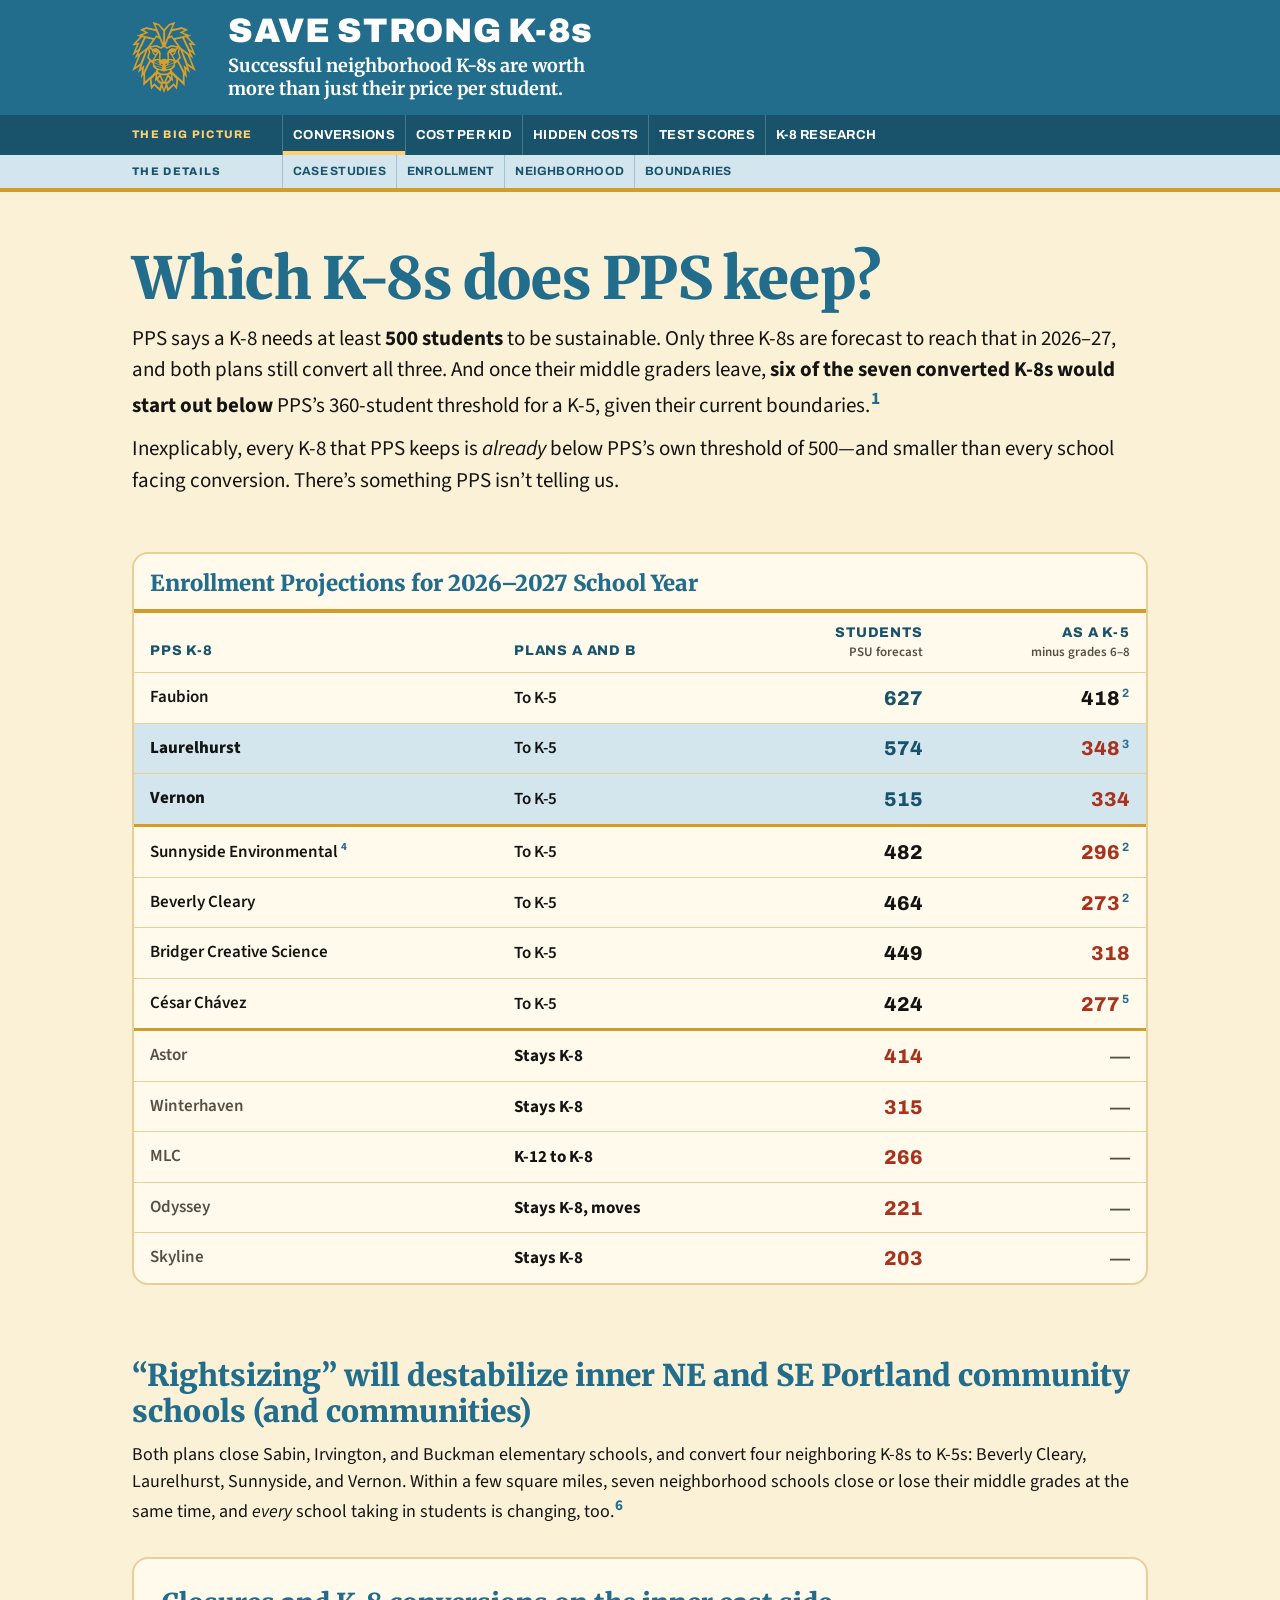
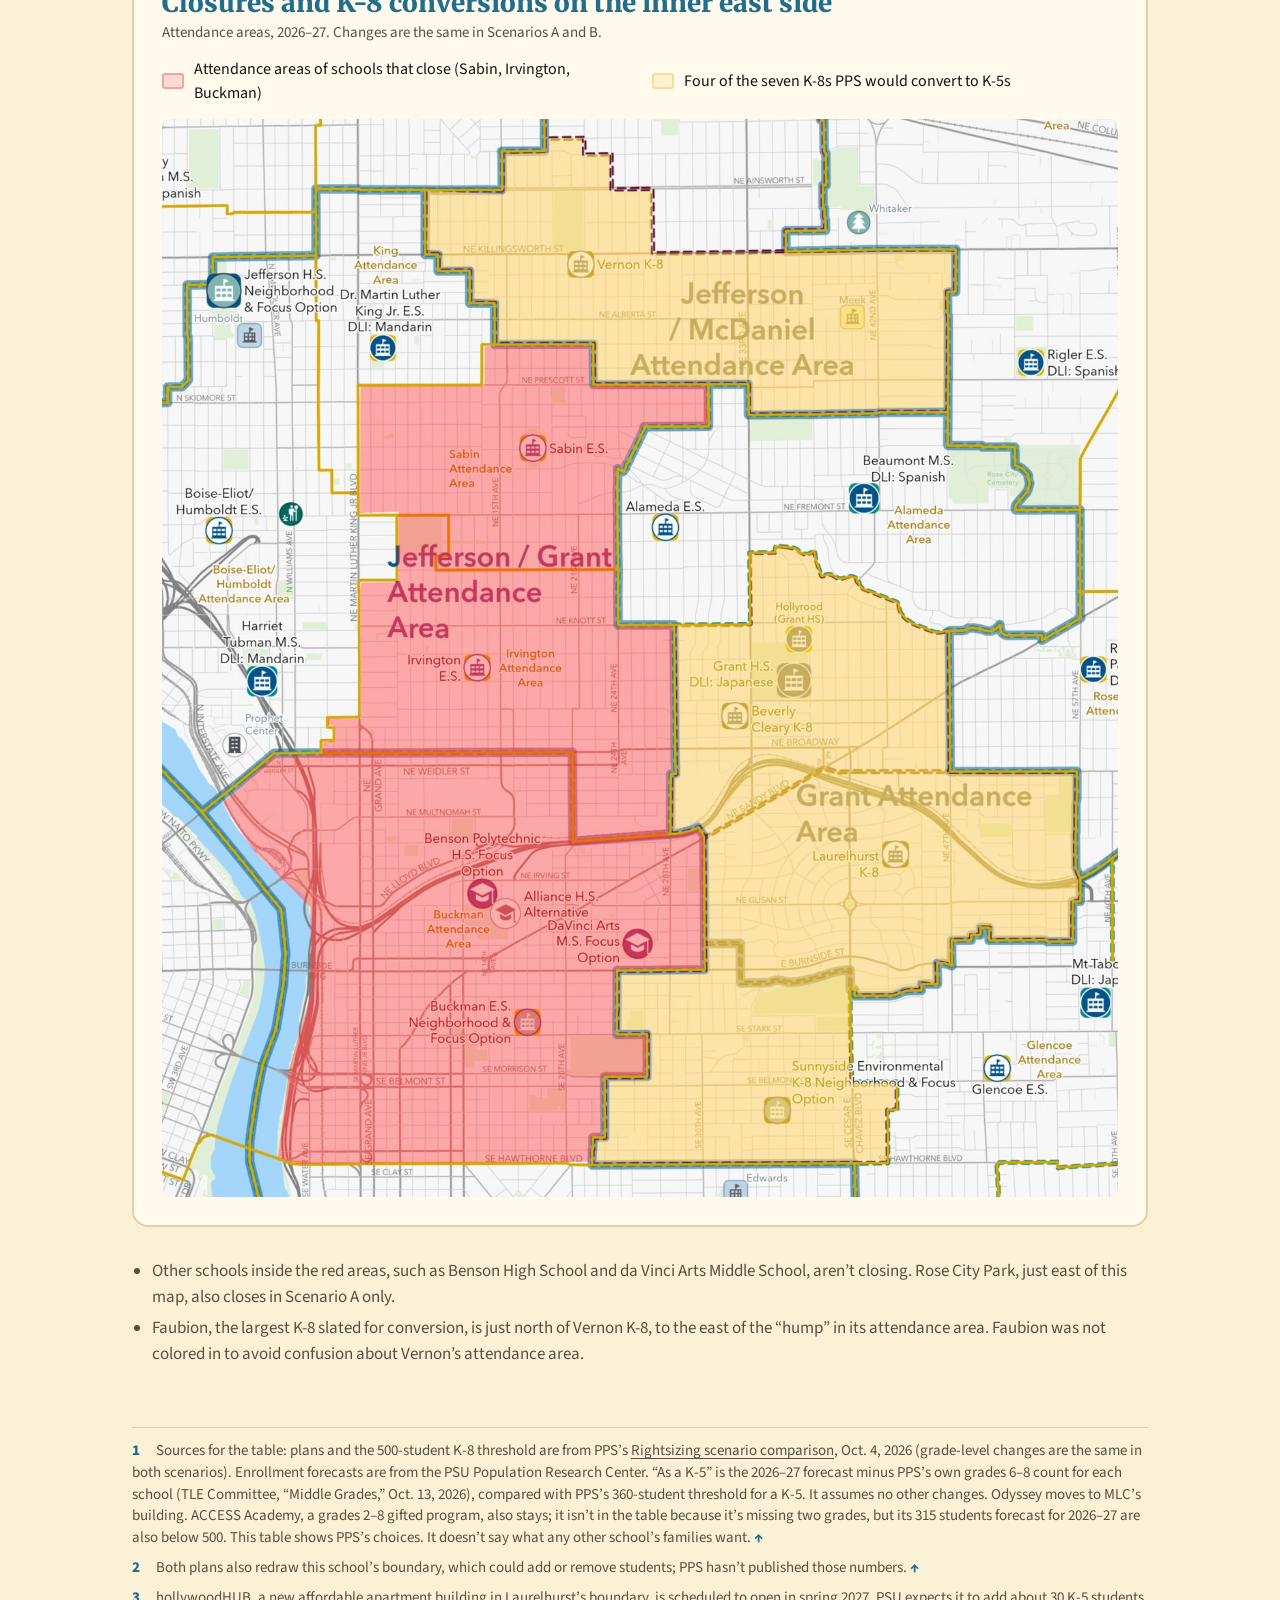
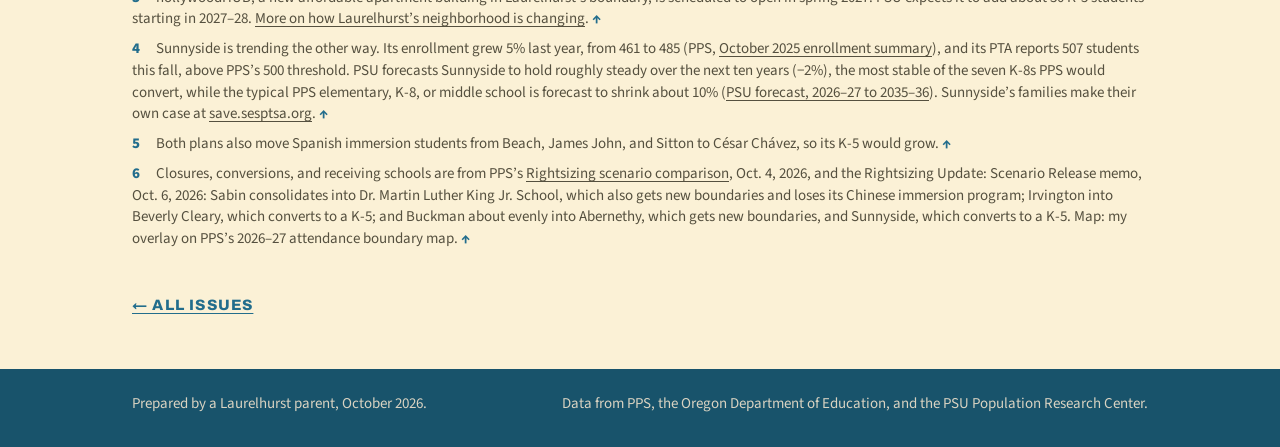
<file: plan.html>
<!doctype html>
<html lang="en">
<head>
<meta charset="utf-8">
<meta name="viewport" content="width=device-width, initial-scale=1, viewport-fit=cover">
<title>Conversions | Save Strong K-8s</title>
<meta name="claude:viewport-fit-sides" content="cover">
<meta name="description" content="Which K-8s PPS’s Rightsizing plans keep and convert, and what both plans do to inner NE and SE Portland.">
<meta property="og:title" content="Which K-8s does PPS keep?">
<meta property="og:description" content="Six of the seven K-8s PPS would convert start out below its own K-5 threshold.">
<meta property="og:type" content="article">
<meta name="theme-color" content="#226d8c">
<link rel="icon" href="assets/lion.svg" type="image/svg+xml">
<link rel="preconnect" href="https://fonts.googleapis.com">
<link rel="preconnect" href="https://fonts.gstatic.com" crossorigin>
<link rel="stylesheet" href="https://fonts.googleapis.com/css2?family=Merriweather:wght@700;900&family=Archivo:wght@700;800;900&family=Source+Sans+3:ital,wght@0,400;0,600;0,700;1,400&display=swap">
<link rel="stylesheet" href="style.css">
</head>
<body>

<header class="masthead compact">
  <div class="wrap">
    <a href="./"><img class="lion" src="assets/lion.svg" alt="Laurelhurst lion, back to the home page" width="256" height="286"></a>
    <div class="titles">
      <p class="site-name"><a href="./">Save Strong <span class="nw">K-8<span class="lc">s</span></span></a></p>
      <p class="tagline">Successful neighborhood K-8s are worth more than just their price per student.</p>
    </div>
  </div>
</header>

<nav class="nav" aria-label="Key issues">
  <div class="nav-bar wrap">
    <button class="nav-toggle" type="button" aria-expanded="false" aria-controls="nav-links">
      <span class="bars" aria-hidden="true"><span></span><span></span><span></span></span>
      Key issues
    </button>
  </div>
  <div class="nav-menu" id="nav-links">
    <div class="nav-row nav-big">
      <div class="wrap">
        <span class="nav-label" id="nav-big-l">The big picture</span>
        <ul aria-labelledby="nav-big-l">
          <li><a href="plan.html" aria-current="page">Conversions</a></li>
          <li><a href="cost.html">Cost per kid</a></li>
          <li><a href="hidden.html">Hidden costs</a></li>
          <li><a href="scores.html">Test scores</a></li>
          <li><a href="research.html">K-8 research</a></li>
        </ul>
      </div>
    </div>
    <div class="nav-row nav-details">
      <div class="wrap">
        <span class="nav-label" id="nav-det-l">The details</span>
        <ul aria-labelledby="nav-det-l">
          <li><a href="case_studies.html">Case studies</a></li>
          <li><a href="enrollment.html">Enrollment</a></li>
          <li><a href="neighborhood.html">Neighborhood</a></li>
          <li><a href="boundary.html">Boundaries</a></li>
        </ul>
      </div>
    </div>
    <div class="nav-row nav-more">
      <div class="wrap">
        <ul>
          <li class="nav-extra nav-extra-first"><a href="./#programs">Programs</a></li>
          <li class="nav-extra"><a href="./#voices">In their own words</a></li>
          <li class="nav-extra"><a href="./#sign">Add your name</a></li>
        </ul>
      </div>
    </div>
  </div>
</nav>

<main class="wrap article">
  <div class="lede">
    <h1>Which <span class="nw">K-8s</span> does PPS keep?</h1>
    <p>PPS says a <span class="nw">K-8</span> needs at least <strong>500 students</strong> to be sustainable. Only three <span class="nw">K-8s</span> are forecast to reach that in 2026–27, and both plans still convert all three. And once their middle graders leave, <strong>six of the seven converted <span class="nw">K-8s</span> would start out below</strong> PPS’s 360-student threshold for a <span class="nw">K-5</span>, given their current boundaries.<sup class="fn-ref"><a href="#fn1" id="ref1">1</a></sup></p>
    <p>Inexplicably, every <span class="nw">K-8</span> that PPS keeps is <i>already</i> below PPS’s own threshold of 500—and smaller than every school facing conversion. There’s something PPS isn’t telling us.</p>
  </div>

  <section class="k8-plan" aria-label="Enrollment projections for PPS K-8s">
    <div class="table-scroll">
      <table class="compare k8-table">
        <thead>
          <tr class="table-title"><th scope="colgroup" colspan="4">Enrollment Projections for 2026–2027 School Year</th></tr>
          <tr><th scope="col" class="plan">PPS <span class="nw">K-8</span></th><th scope="col" class="plan">Plans A and B</th><th scope="col">Students <small>PSU forecast</small></th><th scope="col">As a K-5 <small>minus grades 6–8</small></th></tr>
        </thead>
        <tbody>
          <tr class="meets"><th scope="row">Faubion</th><td class="plan">To K-5</td><td>627</td><td class="k5">418<sup class="fn-ref"><a href="#fn2" id="ref2">2</a></sup></td></tr>
          <tr class="meets lh"><th scope="row">Laurelhurst</th><td class="plan">To K-5</td><td>574</td><td class="k5 below">348<sup class="fn-ref"><a href="#fn3" id="ref3">3</a></sup></td></tr>
          <tr class="meets lh"><th scope="row">Vernon</th><td class="plan">To K-5</td><td>515</td><td class="k5 below">334</td></tr>
          <tr><th scope="row">Sunnyside Environmental<sup class="fn-ref"><a href="#fn4" id="ref4">4</a></sup></th><td class="plan">To K-5</td><td>482</td><td class="k5 below">296<sup class="fn-ref"><a href="#fn2" id="ref2b">2</a></sup></td></tr>
          <tr><th scope="row">Beverly Cleary</th><td class="plan">To K-5</td><td>464</td><td class="k5 below">273<sup class="fn-ref"><a href="#fn2" id="ref2c">2</a></sup></td></tr>
          <tr><th scope="row">Bridger Creative Science</th><td class="plan">To K-5</td><td>449</td><td class="k5 below">318</td></tr>
          <tr><th scope="row">César Chávez</th><td class="plan">To K-5</td><td>424</td><td class="k5 below">277<sup class="fn-ref"><a href="#fn5" id="ref5">5</a></sup></td></tr>
          <tr class="kept"><th scope="row">Astor</th><td class="plan">Stays K-8</td><td>414</td><td class="k5 na">—</td></tr>
          <tr class="kept"><th scope="row">Winterhaven</th><td class="plan">Stays K-8</td><td>315</td><td class="k5 na">—</td></tr>
          <tr class="kept"><th scope="row">MLC</th><td class="plan"><span class="nw">K-12</span> to <span class="nw">K-8</span></td><td>266</td><td class="k5 na">—</td></tr>
          <tr class="kept"><th scope="row">Odyssey</th><td class="plan">Stays K-8, moves</td><td>221</td><td class="k5 na">—</td></tr>
          <tr class="kept"><th scope="row">Skyline</th><td class="plan">Stays K-8</td><td>203</td><td class="k5 na">—</td></tr>
        </tbody>
      </table>
    </div>
  </section>

  <section class="points" aria-labelledby="map-h">
    <h2 id="map-h">“Rightsizing” will destabilize inner NE and SE Portland community schools (and communities)</h2>
    <p class="points-lede">Both plans close Sabin, Irvington, and Buckman elementary schools, and convert four neighboring K-8s to K-5s: Beverly Cleary, Laurelhurst, Sunnyside, and Vernon. Within a few square miles, seven neighborhood schools close or lose their middle grades at the same time, and <i>every</i> school taking in students is changing, too.<sup class="fn-ref"><a href="#fn6" id="ref6">6</a></sup></p>
  </section>

  <figure class="chart map-figure">
    <figcaption>
      <span class="chart-title">Closures and K-8 conversions on the inner east side</span>
      <span class="src">Attendance areas, 2026–27. Changes are the same in Scenarios A and B.</span>
    </figcaption>
    <ul class="map-key">
      <li><span class="mk area" style="--c:#f5a3a3"></span>Attendance areas of schools that close (Sabin, Irvington, Buckman)</li>
      <li><span class="mk area" style="--c:#f7dd9a"></span>Four of the seven K-8s PPS would convert to K-5s</li>
    </ul>
    <a class="map-img" href="assets/inner-east-map.jpg"><img src="assets/inner-east-map.jpg" width="1400" height="1579" loading="lazy" alt="Map of inner Northeast and Southeast Portland. The attendance areas of Sabin, Irvington, and Buckman, which close in both plans, are shaded red and cover the area from the Willamette River to about NE 33rd and SE 28th, from Prescott Street to Hawthorne Boulevard. The attendance areas of Vernon, Beverly Cleary, Laurelhurst, and Sunnyside, which both plans convert to K-5s, are shaded yellow to their east and north."></a>
  </figure>
  <ul class="panel-notes">
    <li>Other schools inside the red areas, such as Benson High School and da Vinci Arts Middle School, aren’t closing. Rose City Park, just east of this map, also closes in Scenario A only.</li>
    <li>Faubion, the largest K-8 slated for conversion, is just north of Vernon K-8, to the east of the “hump” in its attendance area. Faubion was not colored in to avoid confusion about Vernon’s attendance area.</li>
  </ul>

  <div class="page-notes" aria-label="Notes">
    <p class="footnote fn-num" id="fn1"><a class="fn-back" href="#ref1" aria-label="Note 1, back to text">1</a> Sources for the table: plans and the 500-student K-8 threshold are from PPS’s <a href="https://www.pps.net/rightsizing">Rightsizing scenario comparison</a>, Oct. 4, 2026 (grade-level changes are the same in both scenarios). Enrollment forecasts are from the PSU Population Research Center. “As a K-5” is the 2026–27 forecast minus PPS’s own grades 6–8 count for each school (TLE Committee, “Middle Grades,” Oct. 13, 2026), compared with PPS’s 360-student threshold for a K-5. It assumes no other changes. Odyssey moves to MLC’s building. ACCESS Academy, a grades 2–8 gifted program, also stays; it isn’t in the table because it’s missing two grades, but its 315 students forecast for 2026–27 are also below 500. This table shows PPS’s choices. It doesn’t say what any other school’s families want. <a class="fn-up" href="#ref1" aria-label="Back to text">↑</a></p>
    <p class="footnote fn-num" id="fn2"><a class="fn-back" href="#ref2" aria-label="Note 2, back to text">2</a> Both plans also redraw this school’s boundary, which could add or remove students; PPS hasn’t published those numbers. <a class="fn-up" href="#ref2" aria-label="Back to text">↑</a></p>
    <p class="footnote fn-num" id="fn3"><a class="fn-back" href="#ref3" aria-label="Note 3, back to text">3</a> hollywoodHUB, a new affordable apartment building in Laurelhurst’s boundary, is scheduled to open in spring 2027. PSU expects it to add about 30 K-5 students starting in 2027–28. <a href="enrollment.html">More on how Laurelhurst’s neighborhood is changing</a>. <a class="fn-up" href="#ref3" aria-label="Back to text">↑</a></p>
    <p class="footnote fn-num" id="fn4"><a class="fn-back" href="#ref4" aria-label="Note 4, back to text">4</a> Sunnyside is trending the other way. Its enrollment grew 5% last year, from 461 to 485 (PPS, <a href="https://www.pps.net/fs/resource-manager/view/aefd9869-b3da-4cf6-b9c6-1bec5149eb03">October 2025 enrollment summary</a>), and its PTA reports 507 students this fall, above PPS’s 500 threshold. PSU forecasts Sunnyside to hold roughly steady over the next ten years (−2%), the most stable of the seven K-8s PPS would convert, while the typical PPS elementary, K-8, or middle school is forecast to shrink about 10% (<a href="https://resources.finalsite.net/images/v1785171463/ppsnet/ejdr22voeddvux8qwlob/PPS_Forecast_2026_27.pdf">PSU forecast, 2026–27 to 2035–36</a>). Sunnyside’s families make their own case at <a href="https://save.sesptsa.org">save.sesptsa.org</a>. <a class="fn-up" href="#ref4" aria-label="Back to text">↑</a></p>
    <p class="footnote fn-num" id="fn5"><a class="fn-back" href="#ref5" aria-label="Note 5, back to text">5</a> Both plans also move Spanish immersion students from Beach, James John, and Sitton to César Chávez, so its K-5 would grow. <a class="fn-up" href="#ref5" aria-label="Back to text">↑</a></p>
    <p class="footnote fn-num" id="fn6"><a class="fn-back" href="#ref6" aria-label="Note 6, back to text">6</a> Closures, conversions, and receiving schools are from PPS’s <a href="https://www.pps.net/rightsizing">Rightsizing scenario comparison</a>, Oct. 4, 2026, and the Rightsizing Update: Scenario Release memo, Oct. 6, 2026: Sabin consolidates into Dr. Martin Luther King Jr. School, which also gets new boundaries and loses its Chinese immersion program; Irvington into Beverly Cleary, which converts to a K-5; and Buckman about evenly into Abernethy, which gets new boundaries, and Sunnyside, which converts to a K-5. Map: my overlay on PPS’s 2026–27 attendance boundary map. <a class="fn-up" href="#ref6" aria-label="Back to text">↑</a></p>
  </div>

  <a class="back" href="./">← All issues</a>
</main>

<footer class="site-footer">
  <div class="wrap">
    <span>Prepared by a Laurelhurst parent, October 2026.</span>
    <span>Data from PPS, the Oregon Department of Education, and the PSU Population Research Center.</span>
  </div>
</footer>

<script src="site.js"></script>
</body>
</html>
</file>
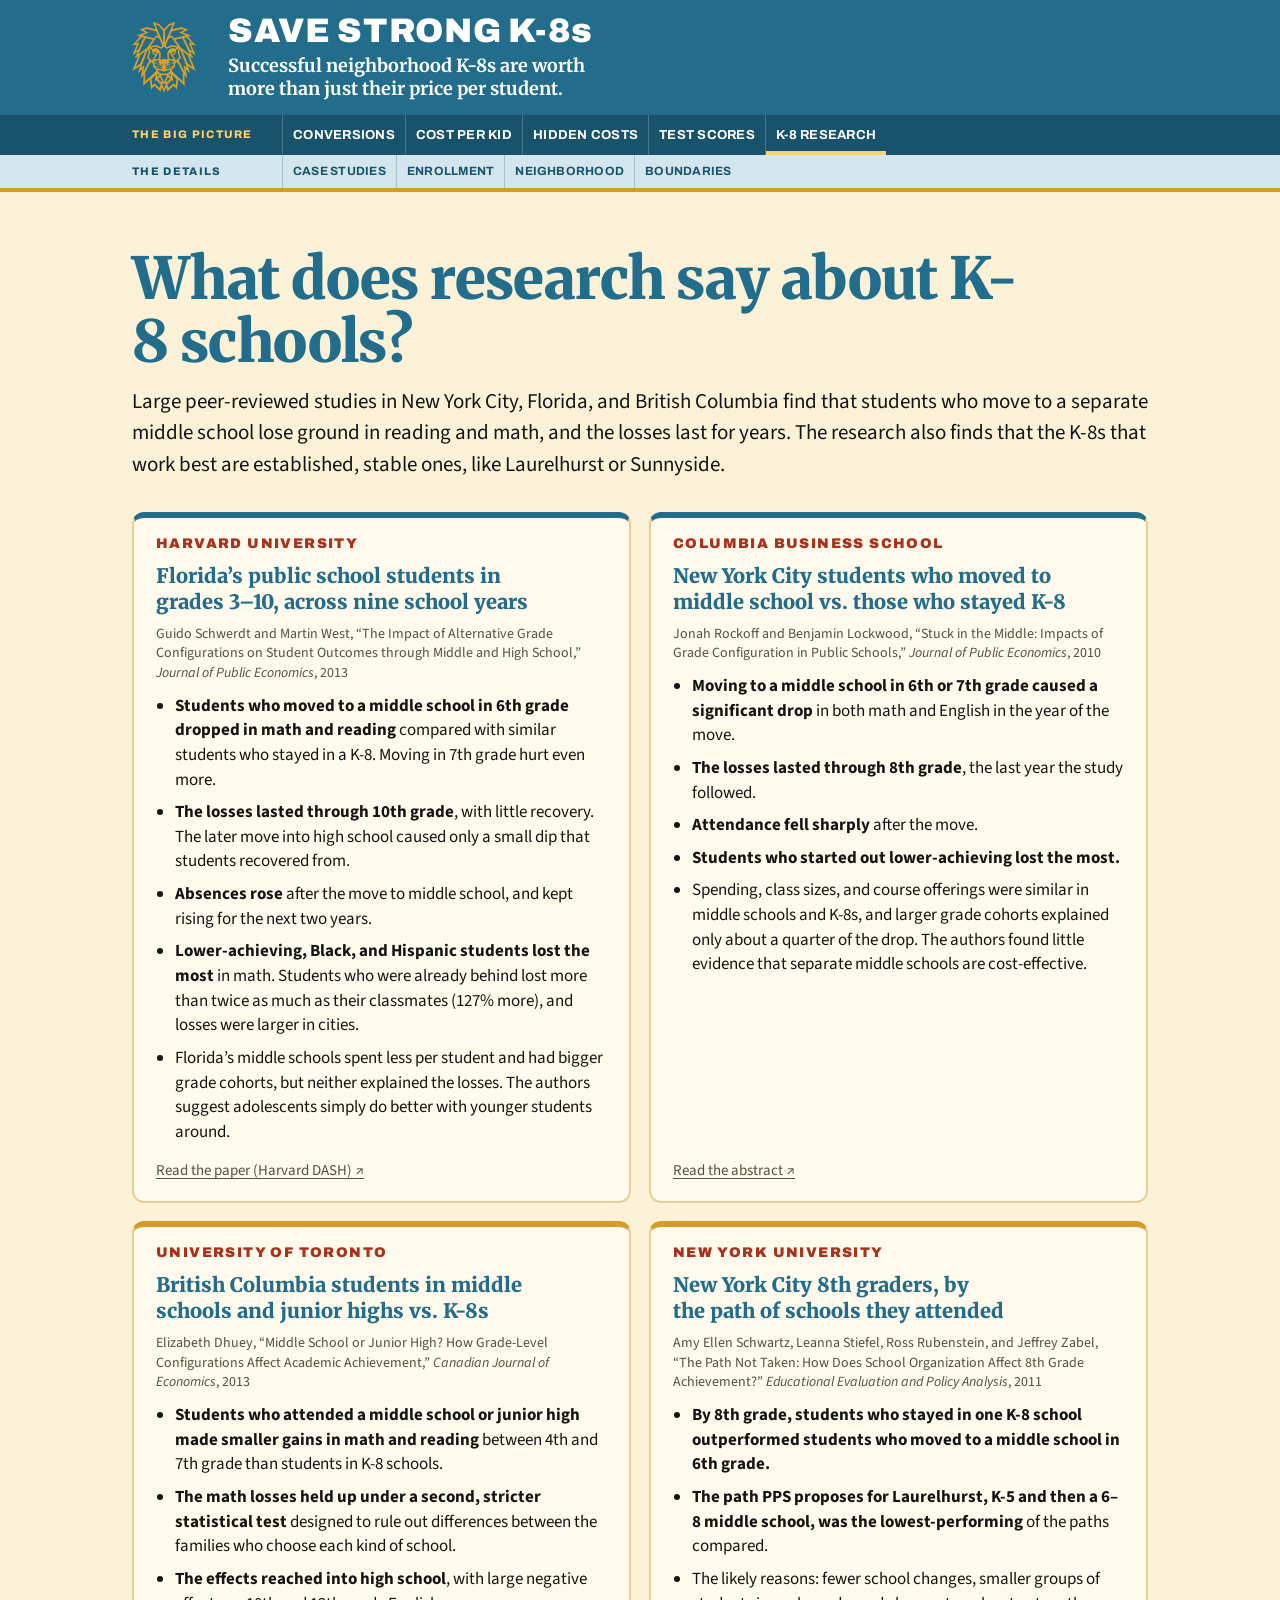
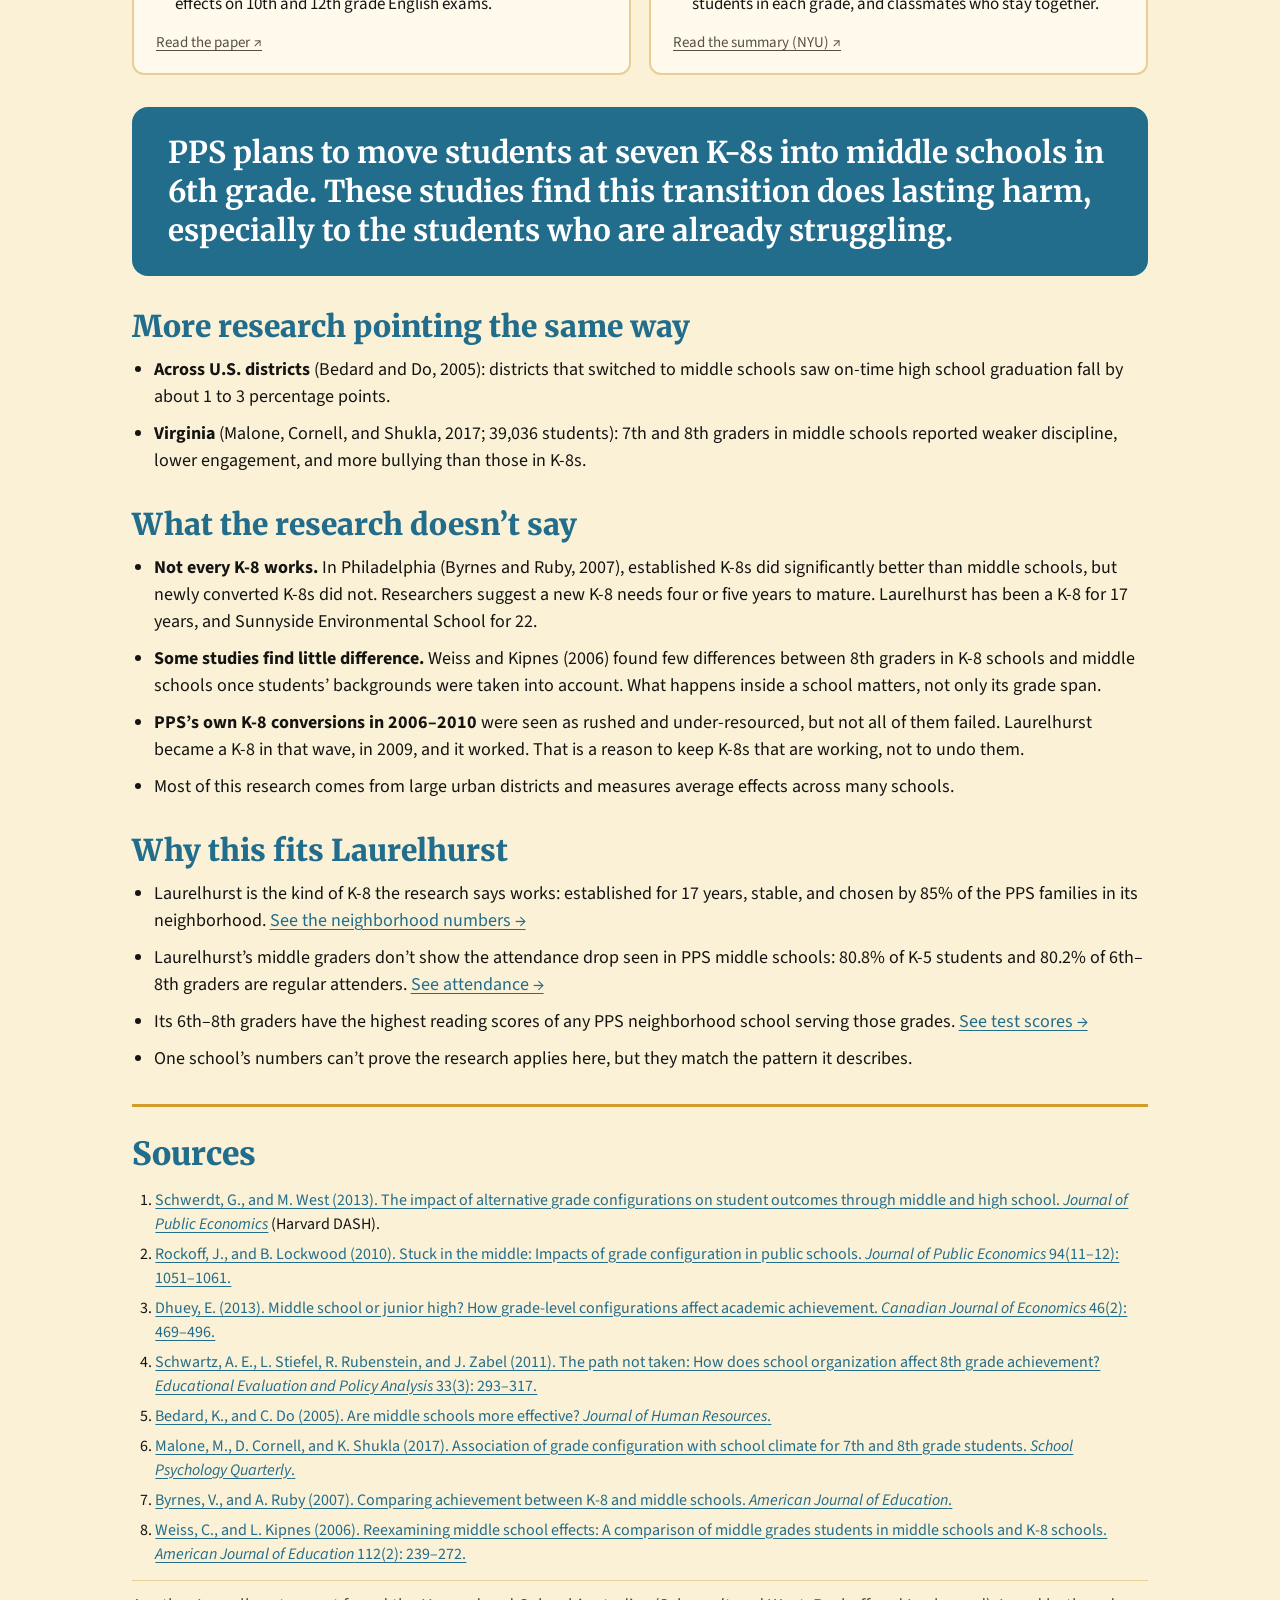
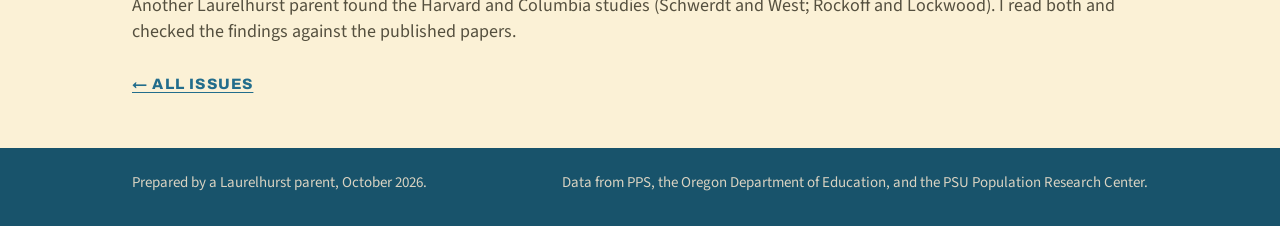
<file: research.html>
<!doctype html>
<html lang="en">
<head>
<meta charset="utf-8">
<meta name="viewport" content="width=device-width, initial-scale=1, viewport-fit=cover">
<title>K-8 Research | Save Strong K-8s</title>
<meta name="claude:viewport-fit-sides" content="cover">
<meta name="description" content="Peer-reviewed studies from Harvard, Columbia, NYU, and the University of Toronto find students lose ground when they move to a separate middle school.">
<meta property="og:title" content="What does research say about K-8 schools?">
<meta property="og:description" content="Students who move to a middle school in 6th or 7th grade lose ground in reading and math, and the losses last.">
<meta property="og:type" content="article">
<meta name="theme-color" content="#226d8c">
<link rel="icon" href="assets/lion.svg" type="image/svg+xml">
<link rel="preconnect" href="https://fonts.googleapis.com">
<link rel="preconnect" href="https://fonts.gstatic.com" crossorigin>
<link rel="stylesheet" href="https://fonts.googleapis.com/css2?family=Merriweather:wght@700;900&family=Archivo:wght@700;800;900&family=Source+Sans+3:ital,wght@0,400;0,600;0,700;1,400&display=swap">
<link rel="stylesheet" href="style.css">
</head>
<body>

<header class="masthead compact">
  <div class="wrap">
    <a href="./"><img class="lion" src="assets/lion.svg" alt="Laurelhurst lion, back to the home page" width="256" height="286"></a>
    <div class="titles">
      <p class="site-name"><a href="./">Save Strong <span class="nw">K-8<span class="lc">s</span></span></a></p>
      <p class="tagline">Successful neighborhood K-8s are worth more than just their price per student.</p>
    </div>
  </div>
</header>

<nav class="nav" aria-label="Key issues">
  <div class="nav-bar wrap">
    <button class="nav-toggle" type="button" aria-expanded="false" aria-controls="nav-links">
      <span class="bars" aria-hidden="true"><span></span><span></span><span></span></span>
      Key issues
    </button>
  </div>
  <div class="nav-menu" id="nav-links">
    <div class="nav-row nav-big">
      <div class="wrap">
        <span class="nav-label" id="nav-big-l">The big picture</span>
        <ul aria-labelledby="nav-big-l">
          <li><a href="plan.html">Conversions</a></li>
          <li><a href="cost.html">Cost per kid</a></li>
          <li><a href="hidden.html">Hidden costs</a></li>
          <li><a href="scores.html">Test scores</a></li>
          <li><a href="research.html" aria-current="page">K-8 research</a></li>
        </ul>
      </div>
    </div>
    <div class="nav-row nav-details">
      <div class="wrap">
        <span class="nav-label" id="nav-det-l">The details</span>
        <ul aria-labelledby="nav-det-l">
          <li><a href="case_studies.html">Case studies</a></li>
          <li><a href="enrollment.html">Enrollment</a></li>
          <li><a href="neighborhood.html">Neighborhood</a></li>
          <li><a href="boundary.html">Boundaries</a></li>
        </ul>
      </div>
    </div>
    <div class="nav-row nav-more">
      <div class="wrap">
        <ul>
          <li class="nav-extra nav-extra-first"><a href="./#programs">Programs</a></li>
          <li class="nav-extra"><a href="./#voices">In their own words</a></li>
          <li class="nav-extra"><a href="./#sign">Add your name</a></li>
        </ul>
      </div>
    </div>
  </div>
</nav>

<main class="wrap article">
  <div class="lede">
    <h1 class="h1-wide">What does research say about K-8 schools?</h1>
    <p>Large peer-reviewed studies in New York City, Florida, and British Columbia find that students who move to a separate middle school lose ground in reading and math, and the losses last for years. The research also finds that the K-8s that work best are established, stable ones, like Laurelhurst or Sunnyside.</p>
  </div>

  <section class="studies" aria-labelledby="studies-h">
    <h2 id="studies-h" class="sr-only">Four key studies</h2>

    <article class="study">
      <div class="study-org">Harvard University</div>
      <h3>Florida’s public school students in grades 3–10, across nine school years</h3>
      <p class="study-cite">Guido Schwerdt and Martin West, “The Impact of Alternative Grade Configurations on Student Outcomes through Middle and High School,” <i>Journal of Public Economics</i>, 2013</p>
      <ul>
        <li><strong>Students who moved to a middle school in 6th grade dropped in math and reading</strong> compared with similar students who stayed in a K-8. Moving in 7th grade hurt even more.</li>
        <li><strong>The losses lasted through 10th grade</strong>, with little recovery. The later move into high school caused only a small dip that students recovered from.</li>
        <li><strong>Absences rose</strong> after the move to middle school, and kept rising for the next two years.</li>
        <li><strong>Lower-achieving, Black, and Hispanic students lost the most</strong> in math. Students who were already behind lost more than twice as much as their classmates (127% more), and losses were larger in cities.</li>
        <li>Florida’s middle schools spent less per student and had bigger grade cohorts, but neither explained the losses. The authors suggest adolescents simply do better with younger students around.</li>
      </ul>
      <a class="src" href="https://dash.harvard.edu/server/api/core/bitstreams/7312037c-b18d-6bd4-e053-0100007fdf3b/content">Read the paper (Harvard DASH) ↗</a>
    </article>

    <article class="study">
      <div class="study-org">Columbia Business School</div>
      <h3>New York City students who moved to middle school vs. those who stayed K-8</h3>
      <p class="study-cite">Jonah Rockoff and Benjamin Lockwood, “Stuck in the Middle: Impacts of Grade Configuration in Public Schools,” <i>Journal of Public Economics</i>, 2010</p>
      <ul>
        <li><strong>Moving to a middle school in 6th or 7th grade caused a significant drop</strong> in both math and English in the year of the move.</li>
        <li><strong>The losses lasted through 8th grade</strong>, the last year the study followed.</li>
        <li><strong>Attendance fell sharply</strong> after the move.</li>
        <li><strong>Students who started out lower-achieving lost the most.</strong></li>
        <li>Spending, class sizes, and course offerings were similar in middle schools and K-8s, and larger grade cohorts explained only about a quarter of the drop. The authors found little evidence that separate middle schools are cost-effective.</li>
      </ul>
      <a class="src" href="https://ideas.repec.org/a/eee/pubeco/v94y2010i11-12p1051-1061.html">Read the abstract ↗</a>
    </article>

    <article class="study short">
      <div class="study-org">University of Toronto</div>
      <h3>British Columbia students in middle schools and junior highs vs. K-8s</h3>
      <p class="study-cite">Elizabeth Dhuey, “Middle School or Junior High? How Grade-Level Configurations Affect Academic Achievement,” <i>Canadian Journal of Economics</i>, 2013</p>
      <ul>
        <li><strong>Students who attended a middle school or junior high made smaller gains in math and reading</strong> between 4th and 7th grade than students in K-8 schools.</li>
        <li><strong>The math losses held up under a second, stricter statistical test</strong> designed to rule out differences between the families who choose each kind of school.</li>
        <li><strong>The effects reached into high school</strong>, with large negative effects on 10th and 12th grade English exams.</li>
      </ul>
      <a class="src" href="https://doi.org/10.1111/caje.12020">Read the paper ↗</a>
    </article>
    <article class="study short">
      <div class="study-org">New York University</div>
      <h3>New York City 8th graders, by the path of schools they attended</h3>
      <p class="study-cite">Amy Ellen Schwartz, Leanna Stiefel, Ross Rubenstein, and Jeffrey Zabel, “The Path Not Taken: How Does School Organization Affect 8th Grade Achievement?” <i>Educational Evaluation and Policy Analysis</i>, 2011</p>
      <ul>
        <li><strong>By 8th grade, students who stayed in one K-8 school outperformed students who moved to a middle school in 6th grade.</strong></li>
        <li><strong>The path PPS proposes for Laurelhurst, K-5 and then a 6–8 middle school, was the lowest-performing</strong> of the paths compared.</li>
        <li>The likely reasons: fewer school changes, smaller groups of students in each grade, and classmates who stay together.</li>
      </ul>
      <a class="src" href="https://wagner.nyu.edu/impact/research/publications/path-not-taken-how-does-school-organization-affect-8th-grade">Read the summary (NYU) ↗</a>
    </article>
  </section>

  <section class="callout">
    <p>PPS plans to move students at seven K-8s into middle schools in 6th grade. These studies find this transition does lasting harm, especially to the students who are already struggling.</p>
  </section>

  <section class="points" aria-labelledby="more-h">
    <h2 id="more-h">More research pointing the same way</h2>
    <ul>
      <li><strong>Across U.S. districts</strong> (Bedard and Do, 2005): districts that switched to middle schools saw on-time high school graduation fall by about 1 to 3 percentage points.</li>
      <li><strong>Virginia</strong> (Malone, Cornell, and Shukla, 2017; 39,036 students): 7th and 8th graders in middle schools reported weaker discipline, lower engagement, and more bullying than those in K-8s.</li>
    </ul>
  </section>

  <section class="points" aria-labelledby="caveats-h">
    <h2 id="caveats-h">What the research doesn’t say</h2>
    <ul>
      <li><strong>Not every K-8 works.</strong> In Philadelphia (Byrnes and Ruby, 2007), established K-8s did significantly better than middle schools, but newly converted K-8s did not. Researchers suggest a new K-8 needs four or five years to mature. Laurelhurst has been a K-8 for 17 years, and Sunnyside Environmental School for 22.</li>
      <li><strong>Some studies find little difference.</strong> Weiss and Kipnes (2006) found few differences between 8th graders in K-8 schools and middle schools once students’ backgrounds were taken into account. What happens inside a school matters, not only its grade span.</li>
      <li><strong>PPS’s own K-8 conversions in 2006–2010</strong> were seen as rushed and under-resourced, but not all of them failed. Laurelhurst became a K-8 in that wave, in 2009, and it worked. That is a reason to keep K-8s that are working, not to undo them.</li>
      <li>Most of this research comes from large urban districts and measures average effects across many schools.</li>
    </ul>
  </section>

  <section class="points" aria-labelledby="fit-h">
    <h2 id="fit-h">Why this fits Laurelhurst</h2>
    <ul>
      <li>Laurelhurst is the kind of K-8 the research says works: established for 17 years, stable, and chosen by 85% of the PPS families in its neighborhood. <a href="neighborhood.html">See the neighborhood numbers →</a></li>
      <li>Laurelhurst’s middle graders don’t show the attendance drop seen in PPS middle schools: 80.8% of K-5 students and 80.2% of 6th–8th graders are regular attenders. <a href="neighborhood.html#attendance">See attendance →</a></li>
      <li>Its 6th–8th graders have the highest reading scores of any PPS neighborhood school serving those grades. <a href="scores.html#middle">See test scores →</a></li>
      <li>One school’s numbers can’t prove the research applies here, but they match the pattern it describes.</li>
    </ul>
  </section>

  <section class="methods" aria-labelledby="methods">
    <h2 id="methods">Sources</h2>
    <ol class="sources">
      <li><a href="https://dash.harvard.edu/server/api/core/bitstreams/7312037c-b18d-6bd4-e053-0100007fdf3b/content">Schwerdt, G., and M. West (2013). The impact of alternative grade configurations on student outcomes through middle and high school. <i>Journal of Public Economics</i></a> (Harvard DASH).</li>
      <li><a href="https://ideas.repec.org/a/eee/pubeco/v94y2010i11-12p1051-1061.html">Rockoff, J., and B. Lockwood (2010). Stuck in the middle: Impacts of grade configuration in public schools. <i>Journal of Public Economics</i> 94(11–12): 1051–1061.</a></li>
      <li><a href="https://doi.org/10.1111/caje.12020">Dhuey, E. (2013). Middle school or junior high? How grade-level configurations affect academic achievement. <i>Canadian Journal of Economics</i> 46(2): 469–496.</a></li>
      <li><a href="https://wagner.nyu.edu/impact/research/publications/path-not-taken-how-does-school-organization-affect-8th-grade">Schwartz, A. E., L. Stiefel, R. Rubenstein, and J. Zabel (2011). The path not taken: How does school organization affect 8th grade achievement? <i>Educational Evaluation and Policy Analysis</i> 33(3): 293–317.</a></li>
      <li><a href="https://jhr.uwpress.org/node/15155">Bedard, K., and C. Do (2005). Are middle schools more effective? <i>Journal of Human Resources</i>.</a></li>
      <li><a href="https://www.ojp.gov/index%2Ephp/node/1338756">Malone, M., D. Cornell, and K. Shukla (2017). Association of grade configuration with school climate for 7th and 8th grade students. <i>School Psychology Quarterly</i>.</a></li>
      <li><a href="https://www.journals.uchicago.edu/doi/10.1086/520693">Byrnes, V., and A. Ruby (2007). Comparing achievement between K-8 and middle schools. <i>American Journal of Education</i>.</a></li>
      <li><a href="https://doi.org/10.1086/498996">Weiss, C., and L. Kipnes (2006). Reexamining middle school effects: A comparison of middle grades students in middle schools and K-8 schools. <i>American Journal of Education</i> 112(2): 239–272.</a></li>
    </ol>
    <p class="footnote">Another Laurelhurst parent found the Harvard and Columbia studies (Schwerdt and West; Rockoff and Lockwood). I read both and checked the findings against the published papers.</p>
  </section>

  <a class="back" href="./">← All issues</a>
</main>

<footer class="site-footer">
  <div class="wrap">
    <span>Prepared by a Laurelhurst parent, October 2026.</span>
    <span>Data from PPS, the Oregon Department of Education, and the PSU Population Research Center.</span>
  </div>
</footer>

<script src="site.js"></script>
</body>
</html>
</file>
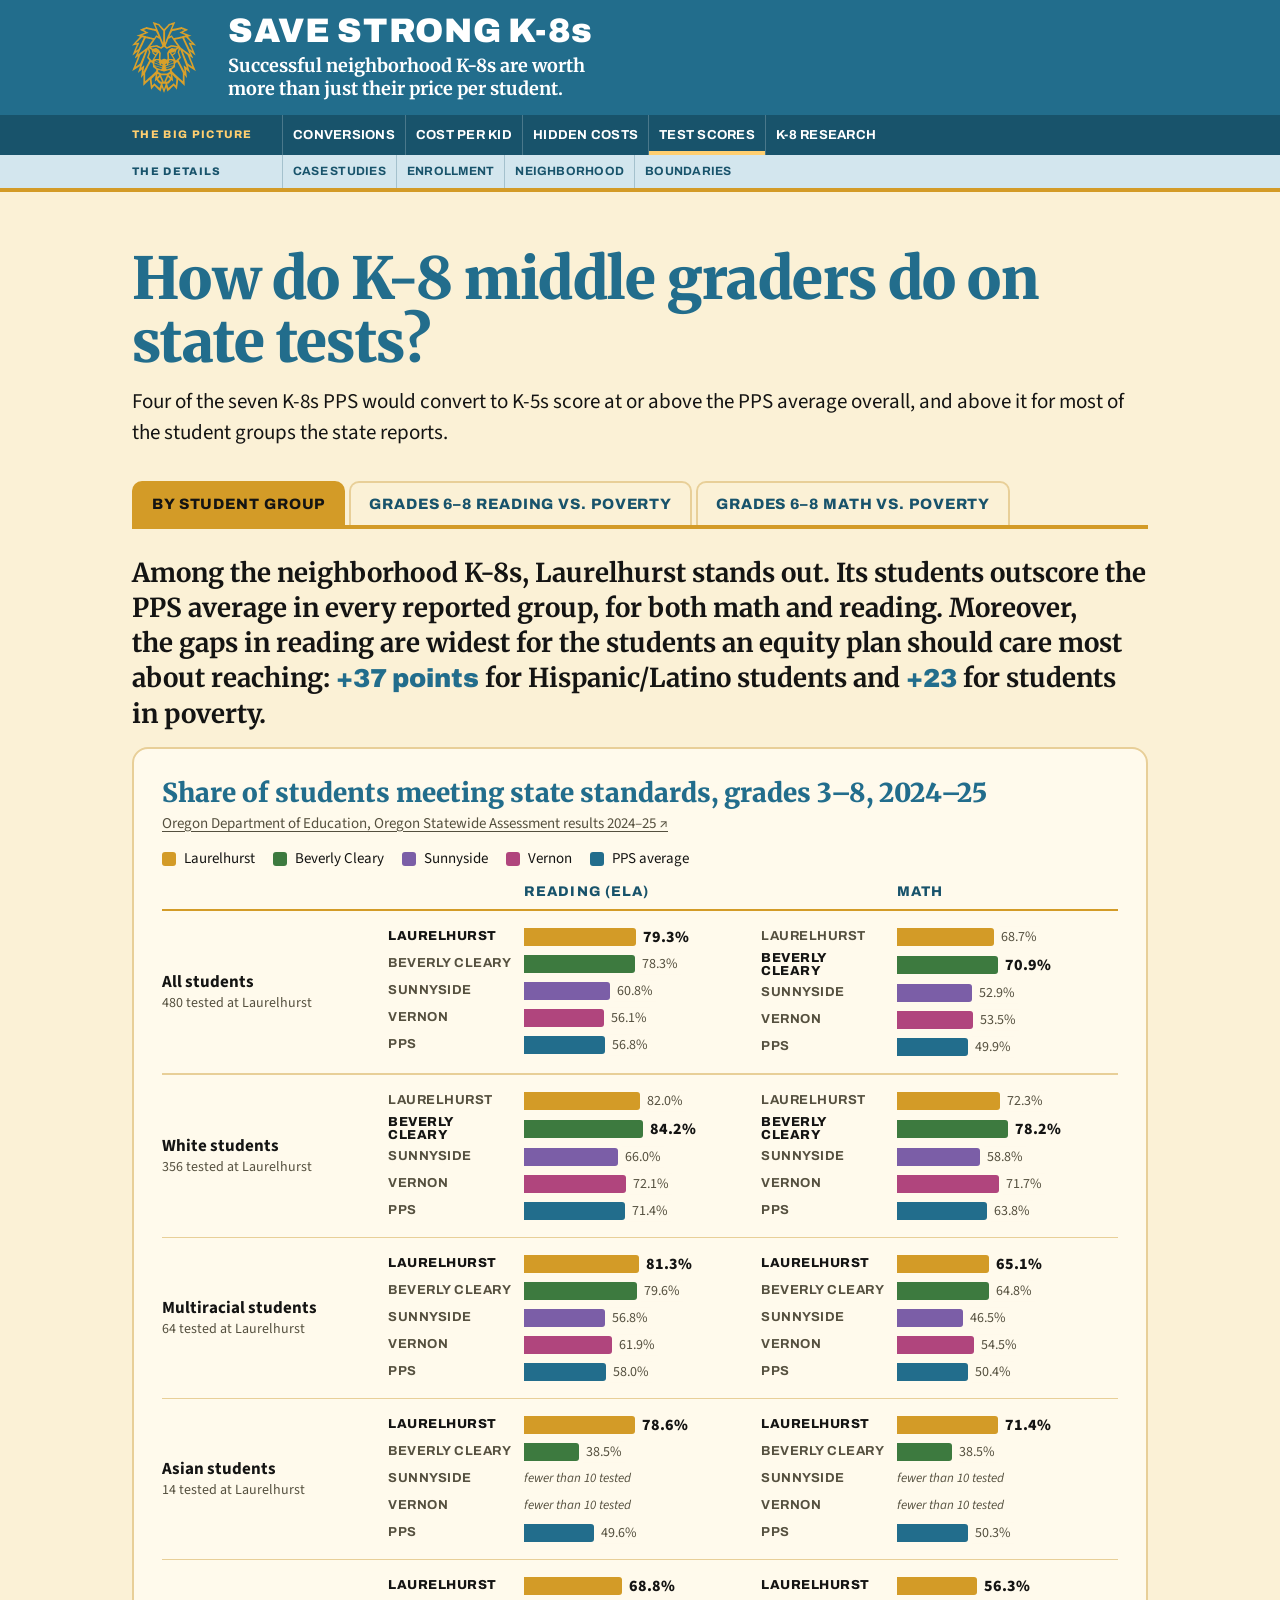
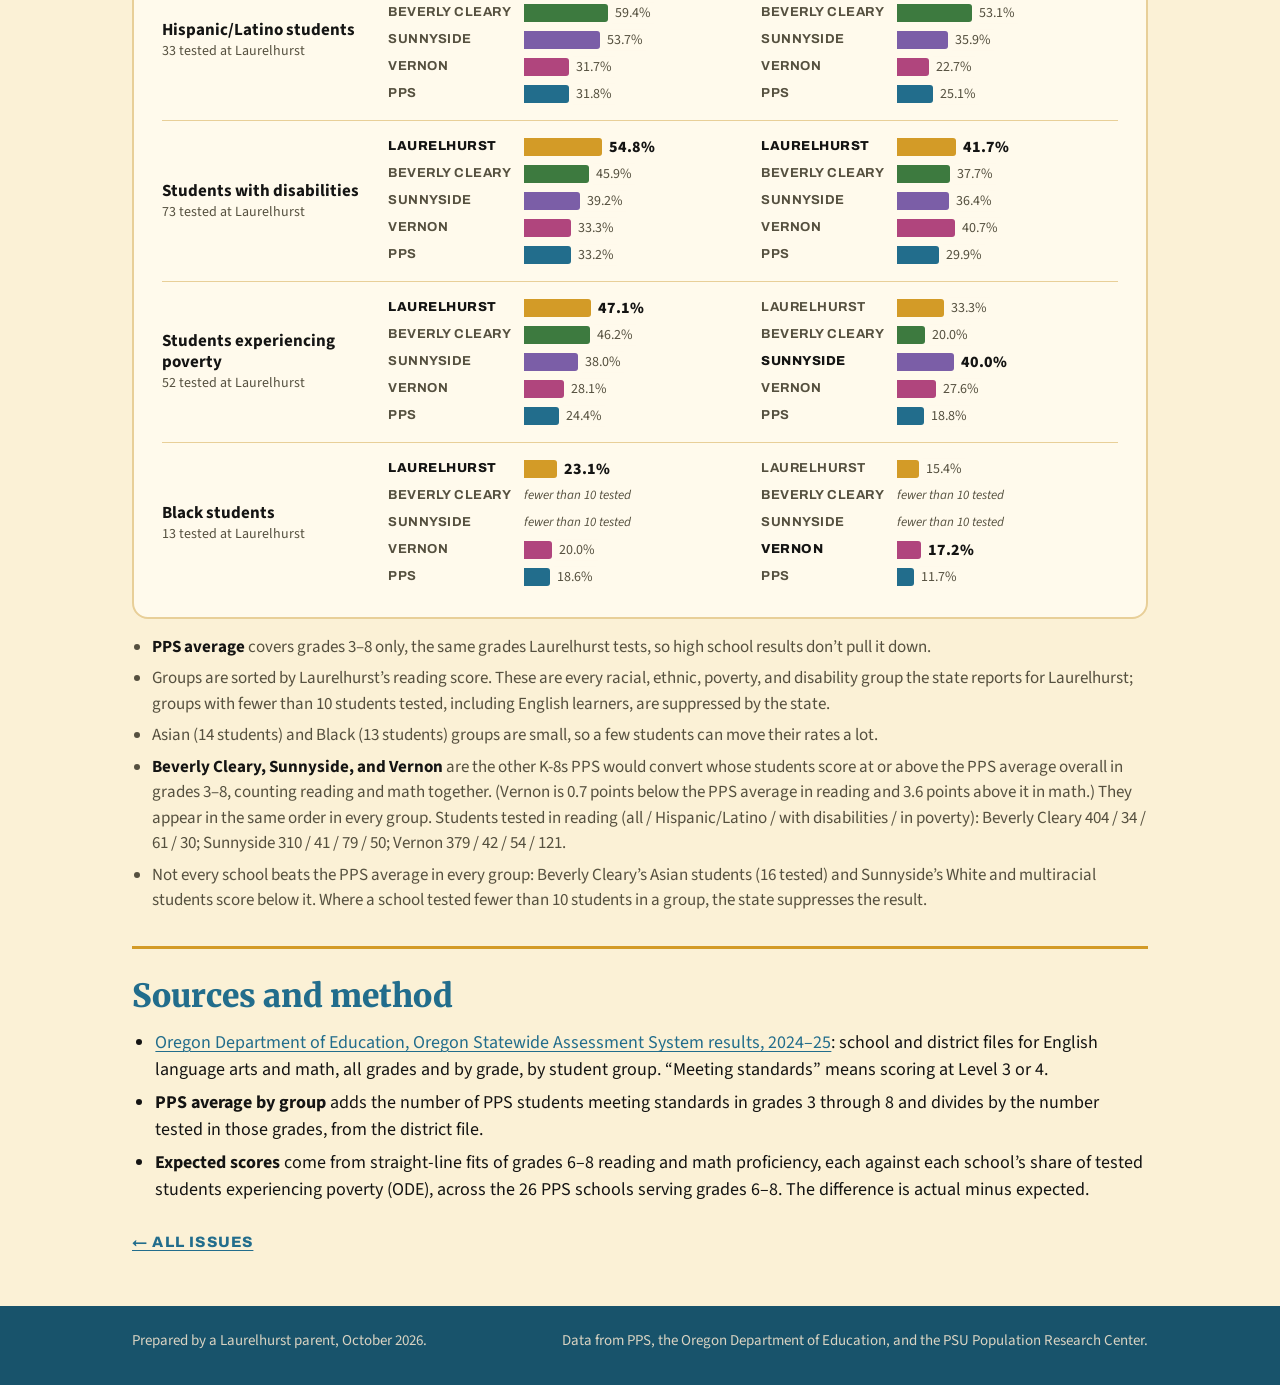
<file: scores.html>
<!doctype html>
<html lang="en">
<head>
<meta charset="utf-8">
<meta name="viewport" content="width=device-width, initial-scale=1, viewport-fit=cover">
<title>Test Scores | Save Strong K-8s</title>
<meta name="claude:viewport-fit-sides" content="cover">
<meta name="description" content="Laurelhurst students outscore PPS averages in reading and math in every student group the state reports for the school.">
<meta property="og:title" content="How do K-8 middle graders do on state tests?">
<meta property="og:description" content="Above the PPS average in reading and math for every reported student group, 2024-25.">
<meta property="og:type" content="article">
<meta name="theme-color" content="#226d8c">
<link rel="icon" href="assets/lion.svg" type="image/svg+xml">
<link rel="preconnect" href="https://fonts.googleapis.com">
<link rel="preconnect" href="https://fonts.gstatic.com" crossorigin>
<link rel="stylesheet" href="https://fonts.googleapis.com/css2?family=Merriweather:wght@700;900&family=Archivo:wght@700;800;900&family=Source+Sans+3:ital,wght@0,400;0,600;0,700;1,400&display=swap">
<link rel="stylesheet" href="style.css">
</head>
<body>

<header class="masthead compact">
  <div class="wrap">
    <a href="./"><img class="lion" src="assets/lion.svg" alt="Laurelhurst lion, back to the home page" width="256" height="286"></a>
    <div class="titles">
      <p class="site-name"><a href="./">Save Strong <span class="nw">K-8<span class="lc">s</span></span></a></p>
      <p class="tagline">Successful neighborhood K-8s are worth more than just their price per student.</p>
    </div>
  </div>
</header>

<nav class="nav" aria-label="Key issues">
  <div class="nav-bar wrap">
    <button class="nav-toggle" type="button" aria-expanded="false" aria-controls="nav-links">
      <span class="bars" aria-hidden="true"><span></span><span></span><span></span></span>
      Key issues
    </button>
  </div>
  <div class="nav-menu" id="nav-links">
    <div class="nav-row nav-big">
      <div class="wrap">
        <span class="nav-label" id="nav-big-l">The big picture</span>
        <ul aria-labelledby="nav-big-l">
          <li><a href="plan.html">Conversions</a></li>
          <li><a href="cost.html">Cost per kid</a></li>
          <li><a href="hidden.html">Hidden costs</a></li>
          <li><a href="scores.html" aria-current="page">Test scores</a></li>
          <li><a href="research.html">K-8 research</a></li>
        </ul>
      </div>
    </div>
    <div class="nav-row nav-details">
      <div class="wrap">
        <span class="nav-label" id="nav-det-l">The details</span>
        <ul aria-labelledby="nav-det-l">
          <li><a href="case_studies.html">Case studies</a></li>
          <li><a href="enrollment.html">Enrollment</a></li>
          <li><a href="neighborhood.html">Neighborhood</a></li>
          <li><a href="boundary.html">Boundaries</a></li>
        </ul>
      </div>
    </div>
    <div class="nav-row nav-more">
      <div class="wrap">
        <ul>
          <li class="nav-extra nav-extra-first"><a href="./#programs">Programs</a></li>
          <li class="nav-extra"><a href="./#voices">In their own words</a></li>
          <li class="nav-extra"><a href="./#sign">Add your name</a></li>
        </ul>
      </div>
    </div>
  </div>
</nav>

<main class="wrap article">
  <div class="lede">
    <h1>How do K-8 middle graders do on state tests?</h1>
    <p>Four of the seven K-8s PPS would convert to K-5s score at or above the PPS average overall, and above it for most of the student groups the state reports.</p>
  </div>

  <section class="tabs" data-tabs aria-label="Test score comparisons">
    <div class="tab-bar" role="tablist">
      <button role="tab" id="tab-groups" aria-controls="groups" aria-selected="true">By student group</button>
      <button role="tab" id="tab-middle" aria-controls="middle" aria-selected="false" tabindex="-1">Grades 6–8 reading vs. poverty</button>
      <button role="tab" id="tab-math" aria-controls="math" aria-selected="false" tabindex="-1">Grades 6–8 math vs. poverty</button>
    </div>

    <div class="tab-panel" role="tabpanel" id="groups" aria-labelledby="tab-groups">
      <p class="panel-lede">Among the neighborhood K-8s, Laurelhurst stands out. Its students outscore the PPS average in every reported group, for both math and reading. Moreover, the gaps in reading are widest for the students an equity plan should care most about reaching: <strong>+37 points</strong> for Hispanic/Latino students and <strong>+23</strong> for students in poverty.</p>
      <figure class="chart">
        <figcaption>
          <span class="chart-title">Share of students meeting state standards, grades 3–8, 2024–25</span>
          <a class="src" href="https://www.oregon.gov/ode/educator-resources/assessment/Pages/Assessment-Group-Reports.aspx">Oregon Department of Education, Oregon Statewide Assessment results 2024–25 ↗</a>
        </figcaption>
        <ul class="chart-key" aria-hidden="true">
          <li><span class="sw lh"></span>Laurelhurst</li>
          <li><span class="sw bc"></span>Beverly Cleary</li>
          <li><span class="sw ss"></span>Sunnyside</li>
          <li><span class="sw vn"></span>Vernon</li>
          <li><span class="sw pk8"></span>PPS average</li>
        </ul>
        <div class="tp-head" aria-hidden="true"><span></span><span class="tp-cols"><span class="tp-subj">Reading (ELA)</span><span class="tp-subj">Math</span></span></div>
        <ul class="tp-list">
          <li class="tp">
            <span class="pair-name">All students <small>480 tested at Laurelhurst</small></span>
            <span class="tp-cols">
              <span class="tp-col"><span class="tp-subj tp-inline">Reading (ELA)</span>
                <span class="pair-row lh top"><span class="pair-who">Laurelhurst</span><span class="bar-area"><span class="bar-fill" style="width:79.3%"><span class="bar-val">79.3%</span></span></span></span>
                <span class="pair-row bc"><span class="pair-who">Beverly Cleary</span><span class="bar-area"><span class="bar-fill" style="width:78.3%"><span class="bar-val">78.3%</span></span></span></span>
                <span class="pair-row ss"><span class="pair-who">Sunnyside</span><span class="bar-area"><span class="bar-fill" style="width:60.8%"><span class="bar-val">60.8%</span></span></span></span>
                <span class="pair-row vn"><span class="pair-who">Vernon</span><span class="bar-area"><span class="bar-fill" style="width:56.1%"><span class="bar-val">56.1%</span></span></span></span>
                <span class="pair-row pps"><span class="pair-who">PPS</span><span class="bar-area"><span class="bar-fill" style="width:56.8%"><span class="bar-val">56.8%</span></span></span></span>
              </span>
              <span class="tp-col"><span class="tp-subj tp-inline">Math</span>
                <span class="pair-row lh"><span class="pair-who">Laurelhurst</span><span class="bar-area"><span class="bar-fill" style="width:68.7%"><span class="bar-val">68.7%</span></span></span></span>
                <span class="pair-row bc top"><span class="pair-who">Beverly Cleary</span><span class="bar-area"><span class="bar-fill" style="width:70.9%"><span class="bar-val">70.9%</span></span></span></span>
                <span class="pair-row ss"><span class="pair-who">Sunnyside</span><span class="bar-area"><span class="bar-fill" style="width:52.9%"><span class="bar-val">52.9%</span></span></span></span>
                <span class="pair-row vn"><span class="pair-who">Vernon</span><span class="bar-area"><span class="bar-fill" style="width:53.5%"><span class="bar-val">53.5%</span></span></span></span>
                <span class="pair-row pps"><span class="pair-who">PPS</span><span class="bar-area"><span class="bar-fill" style="width:49.9%"><span class="bar-val">49.9%</span></span></span></span>
              </span>
            </span>
          </li>
          <li class="tp">
            <span class="pair-name">White students <small>356 tested at Laurelhurst</small></span>
            <span class="tp-cols">
              <span class="tp-col"><span class="tp-subj tp-inline">Reading (ELA)</span>
                <span class="pair-row lh"><span class="pair-who">Laurelhurst</span><span class="bar-area"><span class="bar-fill" style="width:82.0%"><span class="bar-val">82.0%</span></span></span></span>
                <span class="pair-row bc top"><span class="pair-who">Beverly Cleary</span><span class="bar-area"><span class="bar-fill" style="width:84.2%"><span class="bar-val">84.2%</span></span></span></span>
                <span class="pair-row ss"><span class="pair-who">Sunnyside</span><span class="bar-area"><span class="bar-fill" style="width:66.0%"><span class="bar-val">66.0%</span></span></span></span>
                <span class="pair-row vn"><span class="pair-who">Vernon</span><span class="bar-area"><span class="bar-fill" style="width:72.1%"><span class="bar-val">72.1%</span></span></span></span>
                <span class="pair-row pps"><span class="pair-who">PPS</span><span class="bar-area"><span class="bar-fill" style="width:71.4%"><span class="bar-val">71.4%</span></span></span></span>
              </span>
              <span class="tp-col"><span class="tp-subj tp-inline">Math</span>
                <span class="pair-row lh"><span class="pair-who">Laurelhurst</span><span class="bar-area"><span class="bar-fill" style="width:72.3%"><span class="bar-val">72.3%</span></span></span></span>
                <span class="pair-row bc top"><span class="pair-who">Beverly Cleary</span><span class="bar-area"><span class="bar-fill" style="width:78.2%"><span class="bar-val">78.2%</span></span></span></span>
                <span class="pair-row ss"><span class="pair-who">Sunnyside</span><span class="bar-area"><span class="bar-fill" style="width:58.8%"><span class="bar-val">58.8%</span></span></span></span>
                <span class="pair-row vn"><span class="pair-who">Vernon</span><span class="bar-area"><span class="bar-fill" style="width:71.7%"><span class="bar-val">71.7%</span></span></span></span>
                <span class="pair-row pps"><span class="pair-who">PPS</span><span class="bar-area"><span class="bar-fill" style="width:63.8%"><span class="bar-val">63.8%</span></span></span></span>
              </span>
            </span>
          </li>
          <li class="tp">
            <span class="pair-name">Multiracial students <small>64 tested at Laurelhurst</small></span>
            <span class="tp-cols">
              <span class="tp-col"><span class="tp-subj tp-inline">Reading (ELA)</span>
                <span class="pair-row lh top"><span class="pair-who">Laurelhurst</span><span class="bar-area"><span class="bar-fill" style="width:81.3%"><span class="bar-val">81.3%</span></span></span></span>
                <span class="pair-row bc"><span class="pair-who">Beverly Cleary</span><span class="bar-area"><span class="bar-fill" style="width:79.6%"><span class="bar-val">79.6%</span></span></span></span>
                <span class="pair-row ss"><span class="pair-who">Sunnyside</span><span class="bar-area"><span class="bar-fill" style="width:56.8%"><span class="bar-val">56.8%</span></span></span></span>
                <span class="pair-row vn"><span class="pair-who">Vernon</span><span class="bar-area"><span class="bar-fill" style="width:61.9%"><span class="bar-val">61.9%</span></span></span></span>
                <span class="pair-row pps"><span class="pair-who">PPS</span><span class="bar-area"><span class="bar-fill" style="width:58.0%"><span class="bar-val">58.0%</span></span></span></span>
              </span>
              <span class="tp-col"><span class="tp-subj tp-inline">Math</span>
                <span class="pair-row lh top"><span class="pair-who">Laurelhurst</span><span class="bar-area"><span class="bar-fill" style="width:65.1%"><span class="bar-val">65.1%</span></span></span></span>
                <span class="pair-row bc"><span class="pair-who">Beverly Cleary</span><span class="bar-area"><span class="bar-fill" style="width:64.8%"><span class="bar-val">64.8%</span></span></span></span>
                <span class="pair-row ss"><span class="pair-who">Sunnyside</span><span class="bar-area"><span class="bar-fill" style="width:46.5%"><span class="bar-val">46.5%</span></span></span></span>
                <span class="pair-row vn"><span class="pair-who">Vernon</span><span class="bar-area"><span class="bar-fill" style="width:54.5%"><span class="bar-val">54.5%</span></span></span></span>
                <span class="pair-row pps"><span class="pair-who">PPS</span><span class="bar-area"><span class="bar-fill" style="width:50.4%"><span class="bar-val">50.4%</span></span></span></span>
              </span>
            </span>
          </li>
          <li class="tp">
            <span class="pair-name">Asian students <small>14 tested at Laurelhurst</small></span>
            <span class="tp-cols">
              <span class="tp-col"><span class="tp-subj tp-inline">Reading (ELA)</span>
                <span class="pair-row lh top"><span class="pair-who">Laurelhurst</span><span class="bar-area"><span class="bar-fill" style="width:78.6%"><span class="bar-val">78.6%</span></span></span></span>
                <span class="pair-row bc"><span class="pair-who">Beverly Cleary</span><span class="bar-area"><span class="bar-fill" style="width:38.5%"><span class="bar-val">38.5%</span></span></span></span>
                <span class="pair-row ss supp"><span class="pair-who">Sunnyside</span><span class="bar-area"><span class="bar-note">fewer than 10 tested</span></span></span>
                <span class="pair-row vn supp"><span class="pair-who">Vernon</span><span class="bar-area"><span class="bar-note">fewer than 10 tested</span></span></span>
                <span class="pair-row pps"><span class="pair-who">PPS</span><span class="bar-area"><span class="bar-fill" style="width:49.6%"><span class="bar-val">49.6%</span></span></span></span>
              </span>
              <span class="tp-col"><span class="tp-subj tp-inline">Math</span>
                <span class="pair-row lh top"><span class="pair-who">Laurelhurst</span><span class="bar-area"><span class="bar-fill" style="width:71.4%"><span class="bar-val">71.4%</span></span></span></span>
                <span class="pair-row bc"><span class="pair-who">Beverly Cleary</span><span class="bar-area"><span class="bar-fill" style="width:38.5%"><span class="bar-val">38.5%</span></span></span></span>
                <span class="pair-row ss supp"><span class="pair-who">Sunnyside</span><span class="bar-area"><span class="bar-note">fewer than 10 tested</span></span></span>
                <span class="pair-row vn supp"><span class="pair-who">Vernon</span><span class="bar-area"><span class="bar-note">fewer than 10 tested</span></span></span>
                <span class="pair-row pps"><span class="pair-who">PPS</span><span class="bar-area"><span class="bar-fill" style="width:50.3%"><span class="bar-val">50.3%</span></span></span></span>
              </span>
            </span>
          </li>
          <li class="tp">
            <span class="pair-name">Hispanic/Latino students <small>33 tested at Laurelhurst</small></span>
            <span class="tp-cols">
              <span class="tp-col"><span class="tp-subj tp-inline">Reading (ELA)</span>
                <span class="pair-row lh top"><span class="pair-who">Laurelhurst</span><span class="bar-area"><span class="bar-fill" style="width:68.8%"><span class="bar-val">68.8%</span></span></span></span>
                <span class="pair-row bc"><span class="pair-who">Beverly Cleary</span><span class="bar-area"><span class="bar-fill" style="width:59.4%"><span class="bar-val">59.4%</span></span></span></span>
                <span class="pair-row ss"><span class="pair-who">Sunnyside</span><span class="bar-area"><span class="bar-fill" style="width:53.7%"><span class="bar-val">53.7%</span></span></span></span>
                <span class="pair-row vn"><span class="pair-who">Vernon</span><span class="bar-area"><span class="bar-fill" style="width:31.7%"><span class="bar-val">31.7%</span></span></span></span>
                <span class="pair-row pps"><span class="pair-who">PPS</span><span class="bar-area"><span class="bar-fill" style="width:31.8%"><span class="bar-val">31.8%</span></span></span></span>
              </span>
              <span class="tp-col"><span class="tp-subj tp-inline">Math</span>
                <span class="pair-row lh top"><span class="pair-who">Laurelhurst</span><span class="bar-area"><span class="bar-fill" style="width:56.3%"><span class="bar-val">56.3%</span></span></span></span>
                <span class="pair-row bc"><span class="pair-who">Beverly Cleary</span><span class="bar-area"><span class="bar-fill" style="width:53.1%"><span class="bar-val">53.1%</span></span></span></span>
                <span class="pair-row ss"><span class="pair-who">Sunnyside</span><span class="bar-area"><span class="bar-fill" style="width:35.9%"><span class="bar-val">35.9%</span></span></span></span>
                <span class="pair-row vn"><span class="pair-who">Vernon</span><span class="bar-area"><span class="bar-fill" style="width:22.7%"><span class="bar-val">22.7%</span></span></span></span>
                <span class="pair-row pps"><span class="pair-who">PPS</span><span class="bar-area"><span class="bar-fill" style="width:25.1%"><span class="bar-val">25.1%</span></span></span></span>
              </span>
            </span>
          </li>
          <li class="tp">
            <span class="pair-name">Students with disabilities <small>73 tested at Laurelhurst</small></span>
            <span class="tp-cols">
              <span class="tp-col"><span class="tp-subj tp-inline">Reading (ELA)</span>
                <span class="pair-row lh top"><span class="pair-who">Laurelhurst</span><span class="bar-area"><span class="bar-fill" style="width:54.8%"><span class="bar-val">54.8%</span></span></span></span>
                <span class="pair-row bc"><span class="pair-who">Beverly Cleary</span><span class="bar-area"><span class="bar-fill" style="width:45.9%"><span class="bar-val">45.9%</span></span></span></span>
                <span class="pair-row ss"><span class="pair-who">Sunnyside</span><span class="bar-area"><span class="bar-fill" style="width:39.2%"><span class="bar-val">39.2%</span></span></span></span>
                <span class="pair-row vn"><span class="pair-who">Vernon</span><span class="bar-area"><span class="bar-fill" style="width:33.3%"><span class="bar-val">33.3%</span></span></span></span>
                <span class="pair-row pps"><span class="pair-who">PPS</span><span class="bar-area"><span class="bar-fill" style="width:33.2%"><span class="bar-val">33.2%</span></span></span></span>
              </span>
              <span class="tp-col"><span class="tp-subj tp-inline">Math</span>
                <span class="pair-row lh top"><span class="pair-who">Laurelhurst</span><span class="bar-area"><span class="bar-fill" style="width:41.7%"><span class="bar-val">41.7%</span></span></span></span>
                <span class="pair-row bc"><span class="pair-who">Beverly Cleary</span><span class="bar-area"><span class="bar-fill" style="width:37.7%"><span class="bar-val">37.7%</span></span></span></span>
                <span class="pair-row ss"><span class="pair-who">Sunnyside</span><span class="bar-area"><span class="bar-fill" style="width:36.4%"><span class="bar-val">36.4%</span></span></span></span>
                <span class="pair-row vn"><span class="pair-who">Vernon</span><span class="bar-area"><span class="bar-fill" style="width:40.7%"><span class="bar-val">40.7%</span></span></span></span>
                <span class="pair-row pps"><span class="pair-who">PPS</span><span class="bar-area"><span class="bar-fill" style="width:29.9%"><span class="bar-val">29.9%</span></span></span></span>
              </span>
            </span>
          </li>
          <li class="tp">
            <span class="pair-name">Students experiencing poverty <small>52 tested at Laurelhurst</small></span>
            <span class="tp-cols">
              <span class="tp-col"><span class="tp-subj tp-inline">Reading (ELA)</span>
                <span class="pair-row lh top"><span class="pair-who">Laurelhurst</span><span class="bar-area"><span class="bar-fill" style="width:47.1%"><span class="bar-val">47.1%</span></span></span></span>
                <span class="pair-row bc"><span class="pair-who">Beverly Cleary</span><span class="bar-area"><span class="bar-fill" style="width:46.2%"><span class="bar-val">46.2%</span></span></span></span>
                <span class="pair-row ss"><span class="pair-who">Sunnyside</span><span class="bar-area"><span class="bar-fill" style="width:38.0%"><span class="bar-val">38.0%</span></span></span></span>
                <span class="pair-row vn"><span class="pair-who">Vernon</span><span class="bar-area"><span class="bar-fill" style="width:28.1%"><span class="bar-val">28.1%</span></span></span></span>
                <span class="pair-row pps"><span class="pair-who">PPS</span><span class="bar-area"><span class="bar-fill" style="width:24.4%"><span class="bar-val">24.4%</span></span></span></span>
              </span>
              <span class="tp-col"><span class="tp-subj tp-inline">Math</span>
                <span class="pair-row lh"><span class="pair-who">Laurelhurst</span><span class="bar-area"><span class="bar-fill" style="width:33.3%"><span class="bar-val">33.3%</span></span></span></span>
                <span class="pair-row bc"><span class="pair-who">Beverly Cleary</span><span class="bar-area"><span class="bar-fill" style="width:20.0%"><span class="bar-val">20.0%</span></span></span></span>
                <span class="pair-row ss top"><span class="pair-who">Sunnyside</span><span class="bar-area"><span class="bar-fill" style="width:40.0%"><span class="bar-val">40.0%</span></span></span></span>
                <span class="pair-row vn"><span class="pair-who">Vernon</span><span class="bar-area"><span class="bar-fill" style="width:27.6%"><span class="bar-val">27.6%</span></span></span></span>
                <span class="pair-row pps"><span class="pair-who">PPS</span><span class="bar-area"><span class="bar-fill" style="width:18.8%"><span class="bar-val">18.8%</span></span></span></span>
              </span>
            </span>
          </li>
          <li class="tp">
            <span class="pair-name">Black students <small>13 tested at Laurelhurst</small></span>
            <span class="tp-cols">
              <span class="tp-col"><span class="tp-subj tp-inline">Reading (ELA)</span>
                <span class="pair-row lh top"><span class="pair-who">Laurelhurst</span><span class="bar-area"><span class="bar-fill" style="width:23.1%"><span class="bar-val">23.1%</span></span></span></span>
                <span class="pair-row bc supp"><span class="pair-who">Beverly Cleary</span><span class="bar-area"><span class="bar-note">fewer than 10 tested</span></span></span>
                <span class="pair-row ss supp"><span class="pair-who">Sunnyside</span><span class="bar-area"><span class="bar-note">fewer than 10 tested</span></span></span>
                <span class="pair-row vn"><span class="pair-who">Vernon</span><span class="bar-area"><span class="bar-fill" style="width:20.0%"><span class="bar-val">20.0%</span></span></span></span>
                <span class="pair-row pps"><span class="pair-who">PPS</span><span class="bar-area"><span class="bar-fill" style="width:18.6%"><span class="bar-val">18.6%</span></span></span></span>
              </span>
              <span class="tp-col"><span class="tp-subj tp-inline">Math</span>
                <span class="pair-row lh"><span class="pair-who">Laurelhurst</span><span class="bar-area"><span class="bar-fill" style="width:15.4%"><span class="bar-val">15.4%</span></span></span></span>
                <span class="pair-row bc supp"><span class="pair-who">Beverly Cleary</span><span class="bar-area"><span class="bar-note">fewer than 10 tested</span></span></span>
                <span class="pair-row ss supp"><span class="pair-who">Sunnyside</span><span class="bar-area"><span class="bar-note">fewer than 10 tested</span></span></span>
                <span class="pair-row vn top"><span class="pair-who">Vernon</span><span class="bar-area"><span class="bar-fill" style="width:17.2%"><span class="bar-val">17.2%</span></span></span></span>
                <span class="pair-row pps"><span class="pair-who">PPS</span><span class="bar-area"><span class="bar-fill" style="width:11.7%"><span class="bar-val">11.7%</span></span></span></span>
              </span>
            </span>
          </li>
        </ul>
      </figure>
      <ul class="panel-notes">
        <li><strong>PPS average</strong> covers grades 3–8 only, the same grades Laurelhurst tests, so high school results don’t pull it down.</li>
        <li>Groups are sorted by Laurelhurst’s reading score. These are every racial, ethnic, poverty, and disability group the state reports for Laurelhurst; groups with fewer than 10 students tested, including English learners, are suppressed by the state.</li>
        <li>Asian (14 students) and Black (13 students) groups are small, so a few students can move their rates a lot.</li>
        <li><strong>Beverly Cleary, Sunnyside, and Vernon</strong> are the other K-8s PPS would convert whose students score at or above the PPS average overall in grades 3–8, counting reading and math together. (Vernon is 0.7 points below the PPS average in reading and 3.6 points above it in math.) They appear in the same order in every group. Students tested in reading (all / Hispanic/Latino / with disabilities / in poverty): Beverly Cleary 404 / 34 / 61 / 30; Sunnyside 310 / 41 / 79 / 50; Vernon 379 / 42 / 54 / 121.</li>
        <li>Not every school beats the PPS average in every group: Beverly Cleary’s Asian students (16 tested) and Sunnyside’s White and multiracial students score below it. Where a school tested fewer than 10 students in a group, the state suppresses the result.</li>
      </ul>
    </div>

    <div class="tab-panel" role="tabpanel" id="middle" aria-labelledby="tab-middle">
      <p class="panel-lede">Poverty predicts most of the difference in reading scores between schools. Laurelhurst’s 6th through 8th graders read <strong>4.6 points</strong> above what its poverty level predicts, with the highest scores of any PPS neighborhood school serving those grades.<sup class="fn-ref"><a href="#fn-tie" id="ref-tie">1</a></sup></p>
      <figure class="chart">
        <figcaption>
          <span class="chart-title">Every PPS school serving grades 6–8: reading (ELA) proficiency vs. expected</span>
          <span class="src">Solid dot: share of grade 6–8 students meeting the reading standard, 2024–25. Open circle: what the school’s poverty share predicts. Number: points above (+) or below (−) expected. Names in color are the four converted K-8s from the “By student group” tab.</span>
        </figcaption>
        <ul class="chart-key db-key" aria-hidden="true">
          <li><svg width="16" height="16"><circle cx="8" cy="8" r="5.5" style="fill:var(--paper);stroke:var(--ring)" stroke-width="2"/></svg>Expected for the school’s poverty level</li>
          <li><svg width="34" height="16"><line x1="3" y1="8" x2="25" y2="8" style="stroke:var(--blue)" stroke-width="3"/><circle cx="26" cy="8" r="6" style="fill:var(--blue)"/></svg>Above expected</li>
          <li><svg width="34" height="16"><line x1="9" y1="8" x2="31" y2="8" style="stroke:var(--red)" stroke-width="3"/><circle cx="8" cy="8" r="6" style="fill:var(--red)"/></svg>Below expected</li>
        </ul>
        <div class="db-wrap"><svg id="db" role="img" aria-labelledby="db-t" width="100%"></svg></div>
      </figure>
      <figure class="chart">
        <figcaption>
          <span class="chart-title">How “expected” works: poverty vs. grades 6–8 reading scores</span>
          <span class="src">Each dot is one of the 26 PPS schools serving grades 6–8. The line is the best fit: about 87% minus 1.25 points for each percentage point of students in poverty.</span>
        </figcaption>
        <ul class="chart-key" aria-hidden="true">
          <li><span class="sw lh dot"></span>Laurelhurst</li>
          <li><span class="sw t2 dot"></span>Other K-8s</li>
          <li><span class="sw t3 dot"></span>Middle schools (6–8)</li>
          <li><span class="sw fitline"></span>Expected for the poverty level</li>
        </ul>
        <div class="sc-wrap">
          <svg class="scatter" viewBox="0 0 460 330" role="img" aria-label="Scatter chart: share of students in poverty against share meeting the grades 6–8 reading standard for 26 PPS schools. Scores fall as poverty rises along a best-fit line. Laurelhurst, at 11% poverty and 78.2%, sits 4.6 points above the line.">
            <line class="sc-grid" x1="50" x2="446" y1="292.0" y2="292.0"/><text class="sc-tick" x="42" y="296.0" text-anchor="end">10%</text><line class="sc-grid" x1="50" x2="446" y1="223.0" y2="223.0"/><text class="sc-tick" x="42" y="227.0" text-anchor="end">30%</text><line class="sc-grid" x1="50" x2="446" y1="154.0" y2="154.0"/><text class="sc-tick" x="42" y="158.0" text-anchor="end">50%</text><line class="sc-grid" x1="50" x2="446" y1="85.0" y2="85.0"/><text class="sc-tick" x="42" y="89.0" text-anchor="end">70%</text><line class="sc-grid" x1="50" x2="446" y1="16.0" y2="16.0"/><text class="sc-tick" x="42" y="20.0" text-anchor="end">90%</text><text class="sc-tick" x="50.0" y="310" text-anchor="middle">0%</text><text class="sc-tick" x="116.0" y="310" text-anchor="middle">10%</text><text class="sc-tick" x="182.0" y="310" text-anchor="middle">20%</text><text class="sc-tick" x="248.0" y="310" text-anchor="middle">30%</text><text class="sc-tick" x="314.0" y="310" text-anchor="middle">40%</text><text class="sc-tick" x="380.0" y="310" text-anchor="middle">50%</text><text class="sc-tick" x="446.0" y="310" text-anchor="middle">60%</text><line class="sc-axis" x1="50" x2="446" y1="292" y2="292"/><line class="sc-fit" x1="50.0" y1="25.9" x2="446.0" y2="284.3"/><text class="sc-fitlab" x="238.8" y="138.5" text-anchor="start">Expected</text><circle class="sc-dot k8" cx="109.7" cy="21.7" r="6"><title>Winterhaven: 9% in poverty, 88.4% meeting the reading standard</title></circle><circle class="sc-dot k8" cx="161.7" cy="57.1" r="6"><title>Hayhurst/Odyssey: 17% in poverty, 78.1% meeting the reading standard</title></circle><circle class="sc-dot k8" cx="99.0" cy="57.4" r="6"><title>Beverly Cleary: 7% in poverty, 78.0% meeting the reading standard</title></circle><circle class="sc-dot k8" cx="104.2" cy="78.7" r="6"><title>Skyline: 8% in poverty, 71.8% meeting the reading standard</title></circle><circle class="sc-dot ms" cx="117.1" cy="80.4" r="6"><title>Sellwood: 10% in poverty, 71.3% meeting the reading standard</title></circle><circle class="sc-dot ms" cx="151.1" cy="83.3" r="6"><title>Gray: 15% in poverty, 70.5% meeting the reading standard</title></circle><circle class="sc-dot ms" cx="120.8" cy="88.4" r="6"><title>West Sylvan: 11% in poverty, 69.0% meeting the reading standard</title></circle><circle class="sc-dot ms" cx="117.1" cy="92.0" r="6"><title>Mt Tabor: 10% in poverty, 68.0% meeting the reading standard</title></circle><circle class="sc-dot ms" cx="168.0" cy="98.0" r="6"><title>Jackson: 18% in poverty, 66.2% meeting the reading standard</title></circle><circle class="sc-dot ms" cx="183.3" cy="99.6" r="6"><title>Hosford: 20% in poverty, 65.8% meeting the reading standard</title></circle><circle class="sc-dot ms" cx="152.6" cy="102.8" r="6"><title>Beaumont: 16% in poverty, 64.8% meeting the reading standard</title></circle><circle class="sc-dot ms" cx="200.5" cy="103.4" r="6"><title>da Vinci: 23% in poverty, 64.7% meeting the reading standard</title></circle><circle class="sc-dot k8" cx="156.5" cy="112.8" r="6"><title>Sunnyside Environmental: 16% in poverty, 61.9% meeting the reading standard</title></circle><circle class="sc-dot k8" cx="181.0" cy="114.0" r="6"><title>Bridger Creative Science: 20% in poverty, 61.6% meeting the reading standard</title></circle><circle class="sc-dot k8" cx="212.0" cy="155.2" r="6"><title>Astor: 25% in poverty, 49.7% meeting the reading standard</title></circle><circle class="sc-dot k8" cx="260.7" cy="158.7" r="6"><title>Vernon: 32% in poverty, 48.6% meeting the reading standard</title></circle><circle class="sc-dot ms" cx="305.3" cy="164.9" r="6"><title>Harrison Park: 39% in poverty, 46.8% meeting the reading standard</title></circle><circle class="sc-dot ms" cx="253.9" cy="167.2" r="6"><title>Harriet Tubman: 31% in poverty, 46.2% meeting the reading standard</title></circle><circle class="sc-dot ms" cx="283.1" cy="170.5" r="6"><title>Kellogg: 35% in poverty, 45.2% meeting the reading standard</title></circle><circle class="sc-dot ms" cx="316.7" cy="199.2" r="6"><title>Roseway Heights: 40% in poverty, 36.9% meeting the reading standard</title></circle><circle class="sc-dot ms" cx="257.9" cy="207.1" r="6"><title>Ockley Green: 32% in poverty, 34.6% meeting the reading standard</title></circle><circle class="sc-dot ms" cx="339.7" cy="223.4" r="6"><title>Lane/Brentwood: 44% in poverty, 29.9% meeting the reading standard</title></circle><circle class="sc-dot ms" cx="418.0" cy="240.5" r="6"><title>George: 56% in poverty, 24.9% meeting the reading standard</title></circle><circle class="sc-dot k8" cx="409.2" cy="250.3" r="6"><title>César Chávez: 54% in poverty, 22.1% meeting the reading standard</title></circle><circle class="sc-dot k8" cx="351.1" cy="265.0" r="6"><title>Faubion: 46% in poverty, 17.8% meeting the reading standard</title></circle><line class="sc-gap lh" x1="121.5" y1="72.6" x2="121.5" y2="64.6"/><circle class="sc-dot lh" cx="121.5" cy="56.6" r="8"><title>Laurelhurst: 11% in poverty, 78.2% meeting the reading standard, 4.6 points above expected</title></circle><text class="sc-lhlab" x="135.5" y="32.6">Laurelhurst</text><text class="sc-lhsub" x="135.5" y="46.6">4.6 above expected</text>
            <text class="sc-axislab" x="248" y="326" text-anchor="middle">Share of tested students experiencing poverty</text>
          </svg>
        </div>
        <p class="sc-ylab">Vertical axis: share of grade 6–8 students meeting the reading standard</p>
      </figure>
      <ul class="panel-notes">
        <li><strong>Neighborhood schools:</strong> the only school above Laurelhurst is Winterhaven, which admits by lottery. Just behind Laurelhurst are Odyssey (78.1%), a lottery-based focus program the state reports under Hayhurst, and Beverly Cleary (78.0%).</li>
        <li><strong>How “expected” works:</strong> across these 26 schools, the share of students in poverty predicts most of the difference in reading scores (89%). The best-fit line is roughly <em>87% minus 1.25 points for each percentage point of students in poverty</em>. A school’s “expected” score is where it falls on that line; the number beside each row is its actual score minus expected. For example, Laurelhurst has about 11% of students in poverty, so it’s expected to score about 73.6%. It actually scored 78.2%, which is 4.6 points above expected.</li>
        <li><strong>Limits:</strong> for K-8s, the poverty share covers the whole school, including the younger grades. The line accounts only for poverty, not disability rates or lottery admission, which is one reason Winterhaven sits so far above it. Sunnyside, for example, tests the second-highest share of students with disabilities of these 26 schools, about 25%. It is one year of results (2024–25).</li>
        <li>This compares different schools in one year, not the same students over time.</li>
      </ul>
      <div class="page-notes" aria-label="Notes">
        <p class="footnote fn-num" id="fn-tie"><a class="fn-back" href="#ref-tie" aria-label="Note 1, back to text">1</a> Laurelhurst and Beverly Cleary are essentially tied. 194 of Laurelhurst’s 248 tested 6th through 8th graders met the reading standard (78.2%), and 188 of Beverly Cleary’s 241 did (78.0%). One more Beverly Cleary student meeting the standard would have put it ahead. PPS would convert both schools. <a class="fn-up" href="#ref-tie" aria-label="Back to text">↑</a></p>
      </div>
    </div>

    <div class="tab-panel" role="tabpanel" id="math" aria-labelledby="tab-math">
      <p class="panel-lede">Poverty predicts most of the difference in math scores between schools, too. Vernon’s 6th through 8th graders score <strong>10.0 points</strong> above what its poverty level predicts. No other PPS neighborhood school serving those grades beats its prediction by as much.</p>
      <figure class="chart">
        <figcaption>
          <span class="chart-title">Every PPS school serving grades 6–8: math proficiency vs. expected</span>
          <span class="src">Solid dot: share of grade 6–8 students meeting the math standard, 2024–25. Open circle: what the school’s poverty share predicts. Number: points above (+) or below (−) expected. Names in color are the four converted K-8s from the “By student group” tab.</span>
        </figcaption>
        <ul class="chart-key db-key" aria-hidden="true">
          <li><svg width="16" height="16"><circle cx="8" cy="8" r="5.5" style="fill:var(--paper);stroke:var(--ring)" stroke-width="2"/></svg>Expected for the school’s poverty level</li>
          <li><svg width="34" height="16"><line x1="3" y1="8" x2="25" y2="8" style="stroke:var(--blue)" stroke-width="3"/><circle cx="26" cy="8" r="6" style="fill:var(--blue)"/></svg>Above expected</li>
          <li><svg width="34" height="16"><line x1="9" y1="8" x2="31" y2="8" style="stroke:var(--red)" stroke-width="3"/><circle cx="8" cy="8" r="6" style="fill:var(--red)"/></svg>Below expected</li>
        </ul>
        <div class="db-wrap"><svg id="dbm" role="img" aria-labelledby="dbm-t" width="100%"></svg></div>
      </figure>
      <figure class="chart">
        <figcaption>
          <span class="chart-title">How “expected” works: poverty vs. grades 6–8 math scores</span>
          <span class="src">Each dot is one of the 26 PPS schools serving grades 6–8. The line is the best fit: about 77% minus 1.23 points for each percentage point of students in poverty.</span>
        </figcaption>
        <ul class="chart-key" aria-hidden="true">
          <li><span class="sw vn dot"></span>Vernon</li>
          <li><span class="sw lh dot"></span>Laurelhurst</li>
          <li><span class="sw t2 dot"></span>Other K-8s</li>
          <li><span class="sw t3 dot"></span>Middle schools (6–8)</li>
          <li><span class="sw fitline"></span>Expected for the poverty level</li>
        </ul>
        <div class="sc-wrap">
          <svg class="scatter" viewBox="0 0 460 330" role="img" aria-label="Scatter chart: share of students in poverty against share meeting the grades 6–8 math standard for 26 PPS schools. Scores fall as poverty rises along a best-fit line. Vernon, at 32% poverty and 47.9%, sits 10.0 points above the line.">
            <line class="sc-grid" x1="50" x2="446" y1="292.0" y2="292.0"/><text class="sc-tick" x="42" y="296.0" text-anchor="end">10%</text><line class="sc-grid" x1="50" x2="446" y1="223.0" y2="223.0"/><text class="sc-tick" x="42" y="227.0" text-anchor="end">30%</text><line class="sc-grid" x1="50" x2="446" y1="154.0" y2="154.0"/><text class="sc-tick" x="42" y="158.0" text-anchor="end">50%</text><line class="sc-grid" x1="50" x2="446" y1="85.0" y2="85.0"/><text class="sc-tick" x="42" y="89.0" text-anchor="end">70%</text><line class="sc-grid" x1="50" x2="446" y1="16.0" y2="16.0"/><text class="sc-tick" x="42" y="20.0" text-anchor="end">90%</text><text class="sc-tick" x="50.0" y="310" text-anchor="middle">0%</text><text class="sc-tick" x="116.0" y="310" text-anchor="middle">10%</text><text class="sc-tick" x="182.0" y="310" text-anchor="middle">20%</text><text class="sc-tick" x="248.0" y="310" text-anchor="middle">30%</text><text class="sc-tick" x="314.0" y="310" text-anchor="middle">40%</text><text class="sc-tick" x="380.0" y="310" text-anchor="middle">50%</text><text class="sc-tick" x="446.0" y="310" text-anchor="middle">60%</text><line class="sc-axis" x1="50" x2="446" y1="292" y2="292"/><line class="sc-fit" x1="50.0" y1="61.6" x2="446.0" y2="315.4"/><text class="sc-fitlab" x="384.0" y="265.1" text-anchor="start">Expected</text><circle class="sc-dot k8" cx="110.0" cy="38.6" r="6"><title>Winterhaven: 9% in poverty, 83.4% meeting the math standard</title></circle><circle class="sc-dot k8" cx="161.0" cy="91.7" r="6"><title>Hayhurst/Odyssey: 17% in poverty, 68.1% meeting the math standard</title></circle><circle class="sc-dot k8" cx="96.0" cy="92.2" r="6"><title>Beverly Cleary: 7% in poverty, 67.9% meeting the math standard</title></circle><circle class="sc-dot ms" cx="116.2" cy="99.9" r="6"><title>Sellwood: 10% in poverty, 65.7% meeting the math standard</title></circle><circle class="sc-dot k8" cx="104.2" cy="107.8" r="6"><title>Skyline: 8% in poverty, 63.4% meeting the math standard</title></circle><circle class="sc-dot ms" cx="113.3" cy="109.3" r="6"><title>Mt Tabor: 10% in poverty, 63.0% meeting the math standard</title></circle><circle class="sc-dot ms" cx="121.5" cy="109.5" r="6"><title>West Sylvan: 11% in poverty, 62.9% meeting the math standard</title></circle><circle class="sc-dot ms" cx="151.3" cy="118.8" r="6"><title>Beaumont: 15% in poverty, 60.2% meeting the math standard</title></circle><circle class="sc-dot ms" cx="150.7" cy="129.2" r="6"><title>Gray: 15% in poverty, 57.2% meeting the math standard</title></circle><circle class="sc-dot ms" cx="164.9" cy="132.4" r="6"><title>Jackson: 17% in poverty, 56.3% meeting the math standard</title></circle><circle class="sc-dot ms" cx="181.5" cy="150.7" r="6"><title>Hosford: 20% in poverty, 51.0% meeting the math standard</title></circle><circle class="sc-dot k8" cx="156.8" cy="157.9" r="6"><title>Sunnyside Environmental: 16% in poverty, 48.9% meeting the math standard</title></circle><circle class="sc-dot k8" cx="174.3" cy="161.8" r="6"><title>Bridger Creative Science: 19% in poverty, 47.7% meeting the math standard</title></circle><circle class="sc-dot ms" cx="246.5" cy="172.4" r="6"><title>Harriet Tubman: 30% in poverty, 44.7% meeting the math standard</title></circle><circle class="sc-dot ms" cx="305.0" cy="194.1" r="6"><title>Harrison Park: 39% in poverty, 38.4% meeting the math standard</title></circle><circle class="sc-dot k8" cx="212.6" cy="200.4" r="6"><title>Astor: 25% in poverty, 36.6% meeting the math standard</title></circle><circle class="sc-dot ms" cx="283.6" cy="209.7" r="6"><title>Kellogg: 35% in poverty, 33.8% meeting the math standard</title></circle><circle class="sc-dot ms" cx="198.2" cy="211.2" r="6"><title>da Vinci: 22% in poverty, 33.4% meeting the math standard</title></circle><circle class="sc-dot ms" cx="256.7" cy="220.9" r="6"><title>Ockley Green: 31% in poverty, 30.6% meeting the math standard</title></circle><circle class="sc-dot ms" cx="308.9" cy="234.3" r="6"><title>Roseway Heights: 39% in poverty, 26.7% meeting the math standard</title></circle><circle class="sc-dot ms" cx="336.6" cy="249.3" r="6"><title>Lane/Brentwood: 43% in poverty, 22.4% meeting the math standard</title></circle><circle class="sc-dot ms" cx="420.4" cy="278.8" r="6"><title>George: 56% in poverty, 13.8% meeting the math standard</title></circle><circle class="sc-dot k8" cx="347.0" cy="281.2" r="6"><title>Faubion: 45% in poverty, 13.1% meeting the math standard</title></circle><circle class="sc-dot k8" cx="410.6" cy="285.8" r="6"><title>César Chávez: 55% in poverty, 11.8% meeting the math standard</title></circle><circle class="sc-dot lh" cx="121.9" cy="100.2" r="8"><title>Laurelhurst: 11% in poverty, 65.6% meeting the math standard, 2.2 points above expected</title></circle><line class="sc-gap vn" x1="259.2" y1="195.7" x2="259.2" y2="169.2"/><circle class="sc-dot vn" cx="259.2" cy="161.2" r="8"><title>Vernon: 32% in poverty, 47.9% meeting the math standard, 10.0 points above expected</title></circle><text class="sc-lhlab" x="273.2" y="137.2">Vernon</text><text class="sc-lhsub" x="273.2" y="151.2">10.0 above expected</text>
            <text class="sc-axislab" x="248" y="326" text-anchor="middle">Share of tested students experiencing poverty</text>
          </svg>
        </div>
        <p class="sc-ylab">Vertical axis: share of grade 6–8 students meeting the math standard</p>
      </figure>
      <ul class="panel-notes">
        <li><strong>Vernon:</strong> about 32% of Vernon’s tested students are in poverty, so its middle graders are expected to score about 37.9% in math. They scored 47.9%, ahead of the PPS grades 6–8 average of 46.9%. Only two schools beat their predicted scores by more: Winterhaven and Odyssey, both of which admit students by lottery.<sup class="fn-ref"><a href="#fn-focus" id="ref-focus">1</a></sup></li>
        <li><strong>Laurelhurst</strong> scored 65.6%, 2.2 points above expected, and <strong>Beverly Cleary</strong> scored 67.9%, about at expected. Both are well above the PPS grades 6–8 average.</li>
        <li><strong>How “expected” works:</strong> across these 26 schools, the share of students in poverty predicts most of the difference in math scores (86%). The best-fit line is roughly <em>77% minus 1.23 points for each percentage point of students in poverty</em>. A school’s “expected” score is where it falls on that line; the number beside each row is its actual score minus expected.</li>
        <li><strong>Limits:</strong> for K-8s, the poverty share covers the whole school, including the younger grades. The line accounts only for poverty, not disability rates or lottery admission. In math, schools that test more students with disabilities tend to fall below the line; Sunnyside, for example, tests the second-highest share of these 26 schools, about 25%. It is one year of results (2024–25).</li>
        <li>This compares different schools in one year, not the same students over time.</li>
      </ul>
      <div class="page-notes" aria-label="Notes">
        <p class="footnote fn-num" id="fn-focus"><a class="fn-back" href="#ref-focus" aria-label="Note 1, back to text">1</a> The author would like to note that Winterhaven, the math and science focus K-8, has the largest gap over expected math scores, at +17.8, while da Vinci, the arts focus school, has the largest gap under expected math scores, at −15.8 points (but +6.0 in reading). This seems like reasonable evidence that both schools are succeeding at their stated goals. <a class="fn-up" href="#ref-focus" aria-label="Back to text">↑</a></p>
      </div>
    </div>
  </section>

  <section class="methods" aria-labelledby="methods">
    <h2 id="methods">Sources and method</h2>
    <ul>
      <li><a href="https://www.oregon.gov/ode/educator-resources/assessment/Pages/Assessment-Group-Reports.aspx">Oregon Department of Education, Oregon Statewide Assessment System results, 2024–25</a>: school and district files for English language arts and math, all grades and by grade, by student group. “Meeting standards” means scoring at Level 3 or 4.</li>
      <li><strong>PPS average by group</strong> adds the number of PPS students meeting standards in grades 3 through 8 and divides by the number tested in those grades, from the district file.</li>
      <li><strong>Expected scores</strong> come from straight-line fits of grades 6–8 reading and math proficiency, each against each school’s share of tested students experiencing poverty (ODE), across the 26 PPS schools serving grades 6–8. The difference is actual minus expected.</li>
    </ul>
  </section>

  <a class="back" href="./">← All issues</a>
</main>

<footer class="site-footer">
  <div class="wrap">
    <span>Prepared by a Laurelhurst parent, October 2026.</span>
    <span>Data from PPS, the Oregon Department of Education, and the PSU Population Research Center.</span>
  </div>
</footer>

<script src="site.js"></script>
<script>
(function () {
  function drawDB(svgId, subj, D) {
  D = D.map(function (r) {
    return { n: r[0], sn: r[1], s: r[2], a: r[3], e: r[4], g: r[5], p: r[6], me: r[7] === "lh" || r[8] === 1, hl: r[7] && r[7] !== "lh" ? r[7] : null };
  });
  var NS = "http://www.w3.org/2000/svg";
  var STYLE = { fill: 1, stroke: 1, "font-family": 1 };
  function el(t, a, p) {
    var e = document.createElementNS(NS, t);
    for (var k in a) { if (STYLE[k]) e.style.setProperty(k, a[k]); else e.setAttribute(k, a[k]); }
    if (p) p.appendChild(e);
    return e;
  }
  var svg = document.getElementById(svgId), lastW = 0;
  function draw() {
    var W = svg.parentNode.clientWidth;
    if (!W || W === lastW) return;
    lastW = W; W = Math.max(320, W);
    while (svg.firstChild) svg.removeChild(svg.firstChild);
    var narrow = W < 560;
    if (narrow) {
      var RHn = 50, Tn = 26, Hn = Tn + D.length * RHn + 4, L = 10, Rr = 10;
      svg.setAttribute("viewBox", "0 0 " + W + " " + Hn); svg.setAttribute("height", Hn);
      el("title", { id: svgId + "-t" }, svg).textContent = "Grades 6–8 " + subj + " proficiency, actual vs. expected for poverty level, 26 PPS schools";
      var sxn = function (v) { return L + (v - 10) / 80 * (W - L - Rr); };
      for (var vv = 10; vv <= 90; vv += 20) {
        el("line", { x1: sxn(vv), x2: sxn(vv), y1: Tn - 6, y2: Hn - 2, stroke: "var(--gold-soft)", "stroke-width": 1 }, svg);
        el("text", { x: sxn(vv), y: Tn - 11, "text-anchor": vv === 10 ? "start" : vv === 90 ? "end" : "middle", "font-size": 12, fill: "var(--muted)", "font-family": "var(--body)" }, svg).textContent = vv + "%";
      }
      D.forEach(function (d, i) {
        var top = Tn + i * RHn, up = d.g >= 0, col = up ? "var(--blue)" : "var(--red)", ly = top + 18, dy = top + 36;
        var g = el("g", { "class": "db-row" + (d.me ? " me" : "") }, svg);
        el("rect", { "class": "bgr", x: 0, y: top + 1, width: W, height: RHn - 2, rx: 6, fill: d.me ? "var(--blue-soft)" : "transparent" }, g);
        var t = el("text", { x: 6, y: ly, "font-size": 14, "font-weight": d.me || d.hl ? 700 : 600, fill: d.hl ? "var(--" + d.hl + ")" : "var(--ink)", "font-family": "var(--body)" }, g);
        t.textContent = d.n;
        var vt = el("text", { x: W - 6, y: ly, "text-anchor": "end", "font-size": 14, "font-family": "var(--label)", "font-weight": d.me ? 800 : 700, fill: "var(--ink)" }, g);
        vt.textContent = d.a.toFixed(1) + "% ";
        var s2 = el("tspan", { fill: col }, vt); s2.textContent = (up ? "+" : "−") + Math.abs(d.g).toFixed(1);
        el("line", { x1: sxn(d.e), x2: sxn(d.a), y1: dy, y2: dy, stroke: col, "stroke-width": 3, "stroke-linecap": "round" }, g);
        el("circle", { cx: sxn(d.e), cy: dy, r: 5, fill: "var(--paper)", stroke: "var(--ring)", "stroke-width": 2 }, g);
        el("circle", { cx: sxn(d.a), cy: dy, r: d.me ? 7 : 6, fill: col, stroke: "var(--paper)", "stroke-width": 2 }, g);
        el("title", {}, g).textContent = d.n + " (" + d.s + "): " + d.a.toFixed(1) + "% meeting the " + subj + " standard. " + d.p + "% of tested students in poverty, so expected " + d.e.toFixed(1) + "%.";
      });
      return;
    }
    var R = 100, T = 30, RH = 32, H = T + D.length * RH + 6;
    svg.setAttribute("viewBox", "0 0 " + W + " " + H); svg.setAttribute("height", H);
    el("title", { id: svgId + "-t" }, svg).textContent = "Grades 6–8 " + subj + " proficiency, actual vs. expected for poverty level, 26 PPS schools";
    var maxw = 0, probe = el("text", { x: 0, y: -50, "font-size": 15.5, "font-weight": 700, "font-family": "var(--body)" }, svg);
    D.forEach(function (d) {
      probe.textContent = d.n; var w = probe.getComputedTextLength();
      probe.textContent = " (" + d.s + ")"; probe.setAttribute("font-size", 13); w += probe.getComputedTextLength(); probe.setAttribute("font-size", 15.5);
      maxw = Math.max(maxw, w);
    });
    probe.remove();
    var L = Math.ceil(maxw) + 20, x0 = 10, x1 = 90;
    function sx(v) { return L + (v - x0) / (x1 - x0) * (W - L - R - 14); }
    for (var v = 10; v <= 90; v += 10) {
      el("line", { x1: sx(v), x2: sx(v), y1: T - 6, y2: H - 4, stroke: "var(--gold-soft)", "stroke-width": 1 }, svg);
      el("text", { x: sx(v), y: T - 13, "text-anchor": "middle", "font-size": 12.5, fill: "var(--muted)", "font-family": "var(--body)" }, svg).textContent = v + "%";
    }
    D.forEach(function (d, i) {
      var y = T + i * RH + RH / 2, up = d.g >= 0, col = up ? "var(--blue)" : "var(--red)";
      var g = el("g", { "class": "db-row" + (d.me ? " me" : "") }, svg);
      el("rect", { "class": "bgr", x: 0, y: y - RH / 2 + 1, width: W, height: RH - 2, rx: 6, fill: d.me ? "var(--blue-soft)" : "transparent" }, g);
      el("line", { x1: sx(d.e), x2: sx(d.a), y1: y, y2: y, stroke: col, "stroke-width": 3, "stroke-linecap": "round" }, g);
      el("circle", { cx: sx(d.e), cy: y, r: 5, fill: "var(--paper)", stroke: "var(--ring)", "stroke-width": 2 }, g);
      el("circle", { cx: sx(d.a), cy: y, r: d.me ? 7.5 : 6, fill: col, stroke: "var(--paper)", "stroke-width": 2 }, g);
      var t = el("text", { x: L - 12, y: y + 5, "text-anchor": "end", "font-size": 15.5, "font-weight": d.me || d.hl ? 700 : 400, fill: d.hl ? "var(--" + d.hl + ")" : "var(--ink)", "font-family": "var(--body)" }, g);
      t.textContent = d.n;
      var s = el("tspan", { fill: "var(--muted)", "font-size": 13, "font-weight": 400 }, t); s.textContent = " (" + d.s + ")";
      var vt = el("text", { x: W - 4, y: y + 5, "text-anchor": "end", "font-size": 15, "font-family": "var(--label)", "font-weight": d.me ? 800 : 700, fill: "var(--ink)" }, g);
      vt.textContent = d.a.toFixed(1) + "% ";
      var s2 = el("tspan", { fill: col }, vt); s2.textContent = (up ? "+" : "−") + Math.abs(d.g).toFixed(1);
      el("title", {}, g).textContent = d.n + " (" + d.s + "): " + d.a.toFixed(1) + "% meeting the " + subj + " standard. " + d.p + "% of tested students in poverty, so expected " + d.e.toFixed(1) + "%. " + (up ? "+" : "−") + Math.abs(d.g).toFixed(1) + " points.";
    });
  }
  if (window.ResizeObserver) new ResizeObserver(draw).observe(svg.parentNode);
  window.addEventListener("resize", draw);
  draw();
  }
  drawDB("db", "reading", [["Winterhaven","Winterhaven","K-8, lottery",88.4,75.8,12.5,9],["Laurelhurst","Laurelhurst","K-8",78.2,73.6,4.6,11,"lh"],["Hayhurst/Odyssey","Hayhurst/Odyssey","K-8, lottery",78.1,66.0,12.1,17],["Beverly Cleary","Beverly Cleary","K-8",78.0,77.9,0.1,7,"bc"],["Skyline","Skyline","K-8",71.8,76.9,-5.0,8],["Sellwood","Sellwood","6–8",71.3,74.4,-3.1,10],["Gray","Gray","6–8",70.5,68.0,2.5,15],["West Sylvan","West Sylvan","6–8",69.0,73.7,-4.7,11],["Mt Tabor","Mt Tabor","6–8",68.0,74.4,-6.5,10],["Jackson","Jackson","6–8",66.2,64.8,1.4,18],["Hosford","Hosford","6–8",65.8,61.9,3.8,20],["Beaumont","Beaumont","6–8",64.8,67.7,-2.9,16],["da Vinci","da Vinci","6-8, arts focus",64.7,58.7,6.0,23],["Sunnyside Environmental","Sunnyside Env.","K-8, focus",61.9,67.0,-5.1,16,"ss"],["Bridger Creative Science","Bridger","K-8, focus",61.6,62.3,-0.7,20],["Astor","Astor","K-8",49.7,56.5,-6.8,25],["Vernon","Vernon","K-8",48.6,47.3,1.4,32,"vn"],["Harrison Park","Harrison Park","6–8",46.8,38.8,8.0,39],["Harriet Tubman","Harriet Tubman","6–8",46.2,48.6,-2.4,31],["Kellogg","Kellogg","6–8",45.2,43.0,2.2,35],["Roseway Heights","Roseway Hts","6–8",36.9,36.7,0.2,40],["Ockley Green","Ockley Green","6–8",34.6,47.8,-13.2,32],["Lane/Brentwood","Lane/Brentwood","6–8",29.9,32.3,-2.5,44],["George","George","6–8",24.9,17.5,7.4,56],["César Chávez","César Chávez","K-8",22.1,19.2,2.9,54],["Faubion","Faubion","K-8",17.8,30.2,-12.4,46]]);
  drawDB("dbm", "math", [["Winterhaven","Winterhaven","K-8, lottery",83.4,65.6,17.8,9],["Hayhurst/Odyssey","Hayhurst/Odyssey","K-8, lottery",68.1,56.2,11.9,17],["Beverly Cleary","Beverly Cleary","K-8",67.9,68.2,-0.3,7,"bc"],["Sellwood","Sellwood","6–8",65.7,64.5,1.2,10],["Laurelhurst","Laurelhurst","K-8",65.6,63.4,2.2,11,"blue"],["Skyline","Skyline","K-8",63.4,66.7,-3.3,8],["Mt Tabor","Mt Tabor","6–8",63.0,65.0,-2.1,10],["West Sylvan","West Sylvan","6–8",62.9,63.5,-0.6,11],["Beaumont","Beaumont","6–8",60.2,58.0,2.2,15],["Gray","Gray","6–8",57.2,58.1,-0.9,15],["Jackson","Jackson","6–8",56.3,55.4,0.8,17],["Hosford","Hosford","6–8",51.0,52.4,-1.4,20],["Sunnyside Environmental","Sunnyside Env.","K-8, focus",48.9,56.9,-8.1,16,"ss"],["Vernon","Vernon","K-8",47.9,37.9,10.0,32,"vn",1],["Bridger Creative Science","Bridger","K-8, focus",47.7,53.7,-5.9,19],["Harriet Tubman","Harriet Tubman","6–8",44.7,40.3,4.4,30],["Harrison Park","Harrison Park","6–8",38.4,29.4,9.0,39],["Astor","Astor","K-8",36.6,46.6,-10.0,25],["Kellogg","Kellogg","6–8",33.8,33.4,0.5,35],["da Vinci","da Vinci","6-8, arts focus",33.4,49.3,-15.8,22],["Ockley Green","Ockley Green","6–8",30.6,38.4,-7.8,31],["Roseway Heights","Roseway Hts","6–8",26.7,28.7,-2.0,39],["Lane/Brentwood","Lane/Brentwood","6–8",22.4,23.5,-1.2,43],["George","George","6–8",13.8,8.0,5.8,56],["Faubion","Faubion","K-8",13.1,21.6,-8.5,45],["César Chávez","César Chávez","K-8",11.8,9.8,2.0,55]]);
})();
</script>

</body>
</html>
</file>
<file: style.css>
/* Save Laurelhurst K-8
   Layout: blue masthead band + sticky nav strip, then content on a washed-marigold page.
   One deliberate light look (campaign colors), so no dark variant. */
:root {
  --page: #fbf1d6;        /* washed-out marigold background */
  --paper: #fffaec;       /* lifted surface for cards and boxes */
  --blue: #226d8c;        /* masthead, headlines */
  --blue-deep: #18536b;   /* nav strip */
  --blue-soft: #d3e6ee;   /* Laurelhurst highlight in tables */
  --gold: #d39b27;        /* rules, borders, lion */
  --gold-soft: #e8cf98;   /* hairlines */
  --gold-bright: #ffcf70; /* numbers on dark */
  --red: #a8321e;         /* math operators, calls to action */
  --ink: #141413;
  --ring: #8b8370;        /* expected-score circles */
  --muted: #55503f;
  --on-dark: #ffffff;
  --on-dark-muted: #d9d3c2;

  --display: "Merriweather", Georgia, "Times New Roman", serif;
  --label: "Archivo", "Arial Narrow", Arial, sans-serif;
  --body: "Source Sans 3", "Segoe UI", Helvetica, Arial, sans-serif;

  --max: 1080px;
  --gutter-l: max(16px, env(safe-area-inset-left, 0px));
  --gutter-r: max(16px, env(safe-area-inset-right, 0px));
  color-scheme: light;
}

* { box-sizing: border-box; }
html { -webkit-text-size-adjust: 100%; }
body {
  margin: 0;
  background: var(--page);
  color: var(--ink);
  font-family: var(--body);
  font-size: 18px;
  line-height: 1.5;
}
img { max-width: 100%; }
[hidden] { display: none !important; }
a { color: var(--blue); text-underline-offset: 3px; }
a:hover { color: var(--red); }
:focus-visible { outline: 3px solid var(--gold); outline-offset: 2px; }

.wrap {
  max-width: var(--max);
  margin: 0 auto;
  padding-left: var(--gutter-l);
  padding-right: var(--gutter-r);
}
@media (min-width: 720px) {
  .wrap { padding-left: max(32px, env(safe-area-inset-left, 0px)); padding-right: max(32px, env(safe-area-inset-right, 0px)); }
}

/* ---------- Masthead ---------- */
.masthead { background: var(--blue); color: var(--on-dark); }
.masthead .wrap {
  display: flex;
  align-items: center;
  gap: clamp(16px, 3vw, 32px);
  padding-block: clamp(18px, 3.5vw, 36px);
}
.masthead .lion { flex: 0 0 auto; width: clamp(64px, 11vw, 120px); height: auto; display: block; }
.masthead .titles { min-width: 0; display: flex; flex-direction: column; gap: 6px; }
.site-name {
  margin: 0;
  font-family: var(--label);
  font-weight: 900;
  font-size: clamp(26px, 5.4vw, 52px);
  line-height: 1;
  letter-spacing: 0.02em;
  text-transform: uppercase;
}
.site-name a { color: inherit; text-decoration: none; }
.tagline {
  margin: 0;
  font-family: var(--display);
  font-weight: 700;
  font-size: clamp(16px, 2.3vw, 24px);
  line-height: 1.3;
  max-width: 34em;
  text-wrap: balance;
}
.masthead.compact .wrap { padding-block: 14px; }
.masthead.compact .lion { width: clamp(44px, 6vw, 64px); }
.masthead.compact .site-name { font-size: clamp(22px, 3.6vw, 34px); }
.masthead.compact .tagline { font-size: clamp(14px, 1.8vw, 18px); }

/* ---------- Nav: two rows, "The big picture" and "The details" ---------- */
.nav {
  position: sticky;
  top: env(safe-area-inset-top, 0px);
  z-index: 10;
  background: var(--blue-deep);
  border-bottom: 4px solid var(--gold);
}
.nav-bar { display: none; }
.nav-toggle {
  display: none;
  align-items: center;
  gap: 10px;
  background: none;
  border: 0;
  color: var(--on-dark);
  font: 700 15px/1 var(--label);
  letter-spacing: 0.1em;
  text-transform: uppercase;
  padding: 14px 0;
  cursor: pointer;
}
.nav-toggle .bars { display: inline-flex; flex-direction: column; gap: 4px; }
.nav-toggle .bars span { display: block; width: 22px; height: 2px; background: currentColor; border-radius: 1px; }
.nav-row .wrap { display: flex; align-items: stretch; }
.nav-label {
  flex: 0 0 auto;
  display: flex;
  align-items: center;
  min-width: 150px;
  padding-right: 14px;
  font: 800 11px/1 var(--label);
  letter-spacing: 0.12em;
  text-transform: uppercase;
  white-space: nowrap;
}
.nav ul { list-style: none; margin: 0; padding: 0; display: flex; flex-wrap: wrap; flex: 1 1 auto; }
.nav li { display: flex; border-left: 1px solid rgba(255, 255, 255, 0.22); }
.nav a {
  display: flex;
  align-items: center;
  color: var(--on-dark);
  text-decoration: none;
  font: 700 13px/1.1 var(--label);
  letter-spacing: 0.02em;
  text-transform: uppercase;
  white-space: nowrap;
  transition: background-color 0.15s ease, color 0.15s ease;
}
.nav a:hover, .nav a:focus-visible { background: var(--gold); color: var(--ink); }
.nav a[aria-current="page"]:hover { box-shadow: none; }

.nav-big .nav-label { color: var(--gold-bright); }
.nav-big a { padding: 13px 10px; }
.nav-big a[aria-current="page"] { box-shadow: inset 0 -4px 0 var(--gold-bright); }
.nav-big li.nav-tldr { margin-left: auto; border-right: 1px solid rgba(255, 255, 255, 0.22); }

.nav-details { background: var(--blue-soft); }
.nav-details .nav-label { color: var(--blue-deep); }
.nav-details li { border-left-color: rgba(24, 83, 107, 0.25); }
.nav-details a { color: var(--blue-deep); font-size: 12px; padding: 10px 10px; }
.nav-details a[aria-current="page"] { box-shadow: inset 0 -4px 0 var(--gold); }

.nav-more { display: none; }
.nav li.nav-extra { display: none; }

@media (max-width: 899px) {
  .nav-bar { display: block; }
  .nav-toggle { display: inline-flex; }
  .nav-menu { display: none; padding-bottom: 8px; }
  .nav.open .nav-menu { display: block; }
  .nav-row .wrap { flex-direction: column; }
  .nav-details { background: none; }
  .nav-label { min-width: 0; padding: 12px 0 6px; }
  .nav-details .nav-label { color: var(--gold-bright); padding-top: 16px; }
  .nav ul { flex-direction: column; }
  .nav li { border-left: 0; border-top: 1px solid rgba(255, 255, 255, 0.18); }
  .nav-big li.nav-tldr { margin-left: 0; border-right: 0; }
  .nav a, .nav-big a, .nav-details a { width: 100%; padding: 14px 8px; font-size: 15px; color: var(--on-dark); }
  .nav-details a { color: var(--on-dark-muted); font-size: 14px; }
  .nav-more { display: block; }
}
@media (prefers-reduced-motion: reduce) { .nav a { transition: none; } }

/* ---------- Front page ---------- */
.intro { padding-block: clamp(28px, 5vw, 48px) 8px; }
.intro p { margin: 0; max-width: 40em; font-size: clamp(18px, 2vw, 21px); }
.intro p + p { margin-top: 12px; }

.cards {
  display: grid;
  grid-template-columns: repeat(3, minmax(0, 1fr));
  gap: 20px;
  padding-block: 24px clamp(40px, 6vw, 72px);
  margin: 0 auto;
  list-style: none;
}
@media (max-width: 960px) { .cards { grid-template-columns: repeat(2, minmax(0, 1fr)); } }
@media (max-width: 600px) { .cards { grid-template-columns: minmax(0, 1fr); } }

.card {
  position: relative;
  display: flex;
  flex-direction: column;
  gap: 10px;
  background: var(--paper);
  border: 2px solid var(--gold-soft);
  border-top: 6px solid var(--gold);
  border-radius: 10px;
  padding: 20px 22px 22px;
  min-width: 0;
  transition: transform 0.15s ease, border-color 0.15s ease, box-shadow 0.15s ease;
}
.card.live:hover { transform: translateY(-3px); border-color: var(--gold); box-shadow: 0 10px 24px rgba(90, 64, 10, 0.14); }
@media (prefers-reduced-motion: reduce) { .card { transition: none; } .card.live:hover { transform: none; } }
.card h2 {
  margin: 0;
  font-family: var(--display);
  font-weight: 900;
  font-size: 21px;
  line-height: 1.25;
  color: var(--blue);
  text-wrap: balance;
}
.card h2 a { color: inherit; text-decoration: none; }
.card h2 a::after { content: ""; position: absolute; inset: 0; border-radius: 10px; } /* whole card clickable */
.card .stat {
  font-family: var(--label);
  font-weight: 900;
  font-size: clamp(34px, 4vw, 42px);
  line-height: 1;
  letter-spacing: -0.01em;
  font-variant-numeric: tabular-nums;
}
.card p { margin: 0; font-size: 17px; line-height: 1.45; color: var(--muted); }
.card .more {
  margin-top: auto;
  padding-top: 6px;
  font: 800 14px/1 var(--label);
  letter-spacing: 0.08em;
  text-transform: uppercase;
  color: var(--red);
}
.card.soon { border-top-color: var(--gold-soft); }
.card.soon .more { color: var(--muted); }

/* ---------- Article pages ---------- */
.article { padding-block: clamp(28px, 5vw, 56px); display: flex; flex-direction: column; gap: clamp(24px, 3vw, 32px); }
.article h1 {
  margin: 0;
  font-family: var(--display);
  font-weight: 900;
  font-size: clamp(30px, 5.6vw, 58px);
  line-height: 1.08;
  letter-spacing: -0.01em;
  color: var(--blue);
  text-wrap: wrap;
  max-width: 90%;
}
.src { font-size: 15px; line-height: 1.4; color: var(--muted); }
a.src:hover { color: var(--red); }

/* the math, step by step */
.steps { list-style: none; margin: 0; padding: 0; border-top: 3px solid var(--gold); }
.steps li {
  display: grid;
  grid-template-columns: 48px minmax(0, 300px) minmax(0, 1fr);
  align-items: center;
  column-gap: 20px;
  padding: 16px 0;
  border-bottom: 2px solid var(--gold-soft);
}
.steps .op { font: 800 36px/1 var(--label); color: var(--red); text-align: center; }
.steps .num {
  font: 900 clamp(34px, 4.6vw, 52px)/1 var(--label);
  letter-spacing: -0.01em;
  color: var(--ink);
  font-variant-numeric: tabular-nums;
  text-decoration: underline;
  text-decoration-color: var(--gold);
  text-decoration-thickness: 3px;
  text-underline-offset: 8px;
}
a.num:hover { color: var(--red); }
.steps .what { display: flex; flex-direction: column; gap: 4px; min-width: 0; }
.steps .label { font-size: 20px; line-height: 1.3; font-weight: 600; }
@media (max-width: 700px) {
  .steps li { grid-template-columns: 36px minmax(0, 1fr); row-gap: 8px; }
  .steps .op { font-size: 30px; }
  .steps .what { grid-column: 2; }
  .steps .label { font-size: 19px; }
}

.answer {
  background: var(--ink);
  color: var(--on-dark);
  border-radius: 16px;
  padding: clamp(20px, 3vw, 30px) clamp(18px, 3vw, 36px);
  display: flex;
  flex-direction: column;
  gap: 10px;
}
.answer p { margin: 0; font-size: 20px; line-height: 1.4; }
.answer .big {
  font: 900 clamp(34px, 6vw, 62px)/1.05 var(--label);
  color: var(--gold-bright);
  text-decoration: none;
  font-variant-numeric: tabular-nums;
}
.answer .big:hover { color: var(--on-dark); }
.answer strong { font-size: 21px; }
.answer .src, .answer a.src { color: var(--on-dark-muted); }
.answer a.src:hover { color: var(--gold-bright); }

.factcheck {
  background: var(--paper);
  border: 4px solid var(--gold);
  border-radius: 16px;
  padding: clamp(18px, 3vw, 26px) clamp(16px, 3vw, 36px);
  display: flex;
  flex-direction: column;
  gap: 12px;
}
.eyebrow { font: 800 16px/1 var(--label); letter-spacing: 0.12em; text-transform: uppercase; color: var(--blue); }
.factcheck .claim { margin: 0; font-size: clamp(21px, 2.8vw, 28px); line-height: 1.32; font-weight: 700; }
.factcheck .claim a { color: var(--blue); }
.factcheck .claim + .claim { padding-top: 4px; }
.factcheck .hl { color: var(--blue); }
.factcheck .kicker { font: 900 clamp(24px, 3.4vw, 32px)/1.2 var(--label); color: var(--red); }

/* cost range strip, drawn to one scale: $9,113 (left edge) to $13,290 (right edge) */
.range { display: flex; flex-direction: column; gap: 10px; padding-top: 4px; }
.legend { list-style: none; margin: 0; padding: 0; display: flex; flex-wrap: wrap; gap: 8px 24px; font-size: 17px; }
.legend li { display: flex; align-items: center; gap: 10px; }
.legend .tick { display: inline-block; width: 6px; height: 22px; border-radius: 3px; flex: 0 0 auto; }
.legend .lh { color: var(--blue); font-weight: 700; }
.legend .avg { font-weight: 700; }
.legend .mt { color: var(--muted); font-style: italic; }
.range-labels { position: relative; height: 44px; margin: 0 3px -8px; }
.rl { position: absolute; bottom: 0; font: 700 15px/1.2 var(--body); white-space: nowrap; font-variant-numeric: tabular-nums; }
.rl.lh { color: var(--blue); text-align: right; padding-right: 8px; border-right: 2px solid var(--blue); }
.rl.avg { color: var(--ink); padding-left: 8px; border-left: 2px solid var(--ink); }
@media (max-width: 480px) {
  .range-labels { height: 58px; }
  .rl { font-size: 13px; }
  .rl.lh { right: auto !important; left: calc(21.8% - 1px); text-align: left; padding: 0 0 36px 8px; border-right: 0; border-left: 2px solid var(--blue); }
  .rl.lh br { display: none; }
}
.track { position: relative; height: 44px; margin: 0 3px; }
.track .bar { position: absolute; left: 0; right: 0; top: 15px; height: 14px; border-radius: 7px; background: #f1dca6; }
.track .mark { position: absolute; top: 4px; width: 6px; height: 36px; margin-left: -3px; border-radius: 3px; }
.track .mark.mt { top: 10px; height: 24px; }
.c-lh { background: var(--blue); }
.c-avg { background: var(--ink); }
.c-mt { background: var(--muted); }
.ends { display: flex; justify-content: space-between; gap: 16px; font-size: 15px; line-height: 1.25; color: var(--muted); }
.ends span:last-child { text-align: right; }

.question { background: var(--ink); border-radius: 16px; padding: clamp(22px, 3.4vw, 32px) clamp(18px, 3vw, 36px); }
.question p {
  margin: 0;
  font: 900 clamp(24px, 3.6vw, 38px)/1.28 var(--display);
  color: var(--gold-bright);
  text-wrap: balance;
}
.question a { color: var(--on-dark); text-decoration-color: var(--gold); }
.question a:hover { color: var(--gold-bright); }
.question sup { font-size: 0.5em; }
.footnote a { color: inherit; }

.closer { display: flex; flex-direction: column; align-items: center; gap: 18px; text-align: center; padding-block: 8px; }
.closer .line { font: 900 clamp(32px, 5.6vw, 58px)/1.05 var(--display); letter-spacing: -0.015em; text-wrap: balance; }
.badge {
  display: inline-flex;
  flex-wrap: wrap;
  justify-content: center;
  gap: 0 0.35em;
  background: var(--red);
  color: var(--on-dark);
  font: 900 clamp(24px, 4vw, 38px)/1.05 var(--label);
  letter-spacing: 0.04em;
  text-transform: uppercase;
  padding: 14px 28px;
  border-radius: 12px;
}

.footnote { border-top: 1px solid var(--gold-soft); padding-top: 12px; font-size: 15px; line-height: 1.45; color: var(--muted); margin: 0; }

/* methods */
.methods { border-top: 3px solid var(--gold); padding-top: clamp(20px, 3vw, 28px); display: flex; flex-direction: column; gap: 14px; }
.methods h2 { margin: 0; font: 900 clamp(24px, 3.2vw, 32px)/1.2 var(--display); color: var(--blue); }
.methods h3 { margin: 12px 0 0; font: 800 15px/1.2 var(--label); letter-spacing: 0.1em; text-transform: uppercase; color: var(--ink); }
.methods p, .methods li { max-width: 42em; font-size: 18px; }
.methods p { margin: 0; }
.methods ul, .methods ol { margin: 0; padding-left: 1.3em; display: flex; flex-direction: column; gap: 6px; }
.methods ol.sources li { font-size: 16px; }

.back { font: 800 15px/1 var(--label); letter-spacing: 0.08em; text-transform: uppercase; }

/* ---------- Cost page ---------- */
:root { --t1: #a8321e; --t2: #226d8c; --t3: #3d7a3f; --ms: #c9bd9b; }
.lede { display: flex; flex-direction: column; gap: 12px; }
.subhead { margin: 0; font: 800 clamp(17px, 2vw, 20px)/1.3 var(--label); letter-spacing: 0.06em; text-transform: uppercase; color: var(--red); }
.lede p:not(.subhead) { margin: 0; max-width: 40em; font-size: clamp(18px, 2vw, 21px); }

.chart { margin: 0; background: var(--paper); border: 2px solid var(--gold-soft); border-radius: 16px; padding: clamp(16px, 3vw, 28px); display: flex; flex-direction: column; gap: 14px; min-width: 0; }
.chart figcaption { display: flex; flex-direction: column; gap: 4px; }
.chart-title { font: 900 clamp(20px, 2.6vw, 26px)/1.2 var(--display); color: var(--blue); }
.chart-key { list-style: none; margin: 0; padding: 0; display: flex; flex-wrap: wrap; gap: 6px 18px; font-size: 15px; }
.chart-key li { display: flex; align-items: center; gap: 8px; }
.sw { width: 14px; height: 14px; border-radius: 3px; flex: 0 0 auto; }
.sw.lh { background: var(--gold); } .sw.msch { background: var(--t3); } .sw.pk8 { background: var(--t2); } .sw.hi { background: var(--t3); } .sw.mid { background: var(--t2); } .sw.lo { background: var(--t1); } .sw.t1 { background: var(--t1); } .sw.t2 { background: var(--t2); } .sw.t3 { background: var(--t3); } .sw.ms { background: var(--ms); }
.sw.avg { width: 0; height: 16px; border-radius: 0; border-left: 3px dashed var(--ink); }
.bars-scroll { overflow-x: auto; }
.bar-list { list-style: none; margin: 0; padding: 0; min-width: 300px; }
.bar-row { display: grid; grid-template-columns: minmax(96px, 190px) minmax(0, 1fr); align-items: center; column-gap: 12px; }
.bar-name { font-size: 15px; line-height: 1.1; text-align: right; color: var(--ink); }
.bar-row.ms .bar-name { color: var(--muted); }
.bar-row.lh .bar-name { font-weight: 800; font-size: 17px; }
.bar-area { position: relative; display: block; width: calc(100% - 4.4em); padding-block: 3px; }
.bar-area::before { content: ""; position: absolute; top: 0; bottom: 0; left: var(--avg, 79.55%); border-left: 2px dashed var(--ink); z-index: 1; } /* $8,750 on a $0–$11,000 scale */
.bar-fill { position: relative; display: block; height: 18px; border-radius: 0 3px 3px 0; }
.bar-row.t1 .bar-fill { background: var(--t1); } .bar-row.t2 .bar-fill { background: var(--t2); }
.bar-row.t3 .bar-fill { background: var(--t3); } .bar-row.ms .bar-fill { background: var(--ms); }
.bar-row.k8 .bar-fill { background: var(--t2); }
.bar-row.hi .bar-fill { background: var(--t3); } .bar-row.mid .bar-fill { background: var(--t2); } .bar-row.lo .bar-fill { background: var(--t1); }
.bar-list.no-avg .bar-area::before { display: none; }
.bar-row.lh .bar-fill { background: var(--gold); }

.bar-val { position: absolute; left: 100%; top: 50%; transform: translateY(-50%); margin-left: 4px; padding: 0 3px; z-index: 2; background: var(--paper); font-size: 14px; white-space: nowrap; color: var(--muted); font-variant-numeric: tabular-nums; }
.bar-row.lh .bar-val { font-weight: 800; color: var(--ink); }
@media (max-width: 520px) { .bar-name .suffix { display: none; } .bar-row { grid-template-columns: 104px minmax(0, 1fr); column-gap: 8px; } .bar-name { font-size: 13px; } .bar-row.lh .bar-name { font-size: 14px; } .bar-val { font-size: 12px; } }

.callout { background: var(--blue); color: var(--on-dark); border-radius: 16px; padding: clamp(18px, 3vw, 26px) clamp(18px, 3vw, 36px); }
.callout p { margin: 0; font: 700 clamp(22px, 3vw, 30px)/1.3 var(--display); text-wrap: balance; }
.callout strong { color: var(--gold-bright); font-family: var(--label); font-weight: 900; }

.tiers { display: flex; flex-direction: column; gap: 16px; }
.tiers h2 { margin: 0; font: 900 clamp(22px, 3vw, 30px)/1.2 var(--display); color: var(--blue); text-wrap: balance; }
.tier-list { list-style: none; margin: 0; padding: 0; display: flex; flex-direction: column; gap: 14px; }
.tier { background: var(--paper); border: 2px solid var(--gold-soft); border-left: 10px solid var(--ms); border-radius: 12px; padding: 16px clamp(16px, 2.6vw, 24px); display: flex; flex-direction: column; gap: 10px; min-width: 0; }
.tier.t1 { border-left-color: var(--t1); } .tier.t2 { border-left-color: var(--t2); } .tier.t3 { border-left-color: var(--t3); }
.tier.ref { background: transparent; }
.tier-head { display: flex; flex-wrap: wrap; justify-content: space-between; align-items: baseline; gap: 4px 16px; }
.tier-name { font: 900 20px/1.2 var(--label); }
.tier-avg { font: 900 clamp(26px, 3.4vw, 32px)/1 var(--label); font-variant-numeric: tabular-nums; display: inline-flex; align-items: baseline; gap: 8px; }
.tier-avg small { font: 600 14px/1 var(--body); color: var(--muted); }
.tier-schools { margin: 0; font-size: 17px; line-height: 1.45; }
.tier-facts { margin: 0; display: flex; flex-wrap: wrap; gap: 6px 32px; }
.tier-facts div { display: flex; flex-direction: column; gap: 2px; }
.tier-facts dt { font: 700 13px/1.2 var(--label); letter-spacing: 0.08em; text-transform: uppercase; color: var(--muted); }
.tier-facts dd { margin: 0; font-size: 18px; font-variant-numeric: tabular-nums; }
.tier-plan { margin: 0; padding-top: 10px; border-top: 1px solid var(--gold-soft); font-size: 17px; line-height: 1.45; }
.tier-plan span { font: 800 14px/1 var(--label); letter-spacing: 0.08em; text-transform: uppercase; color: var(--red); margin-right: 4px; }

.tiers-lede { margin: 0; max-width: 42em; font-size: 18px; }

/* tabs */
.sr-only { position: absolute; width: 1px; height: 1px; overflow: hidden; clip: rect(0 0 0 0); white-space: nowrap; }
.tabs { display: flex; flex-direction: column; min-width: 0; }
.tab-bar { display: flex; gap: 4px; overflow-x: auto; border-bottom: 4px solid var(--gold); scrollbar-width: none; }
.tab-bar button {
  flex: 0 0 auto;
  white-space: nowrap;
  border: 2px solid var(--gold-soft);
  border-bottom: 0;
  border-radius: 10px 10px 0 0;
  background: transparent;
  color: var(--blue-deep);
  font: 800 15px/1.1 var(--label);
  letter-spacing: 0.06em;
  text-transform: uppercase;
  padding: 13px clamp(12px, 1.4vw, 20px);
  cursor: pointer;
  transition: background-color 0.15s ease, color 0.15s ease;
}
.tab-bar button:hover { background: var(--gold-soft); color: var(--ink); }
.tab-bar button[aria-selected="true"] { background: var(--gold); border-color: var(--gold); color: var(--ink); }
@media (prefers-reduced-motion: reduce) { .tab-bar button { transition: none; } }
.tab-panel { padding-top: clamp(18px, 3vw, 26px); display: flex; flex-direction: column; gap: 16px; min-width: 0; }
.panel-lede { margin: 0; max-width: 40em; font: 700 clamp(20px, 2.6vw, 26px)/1.35 var(--display); color: var(--ink); text-wrap: pretty; }
.panel-lede strong { color: var(--blue); font-family: var(--label); font-weight: 900; }
.panel-notes { margin: 0; padding-left: 1.2em; display: flex; flex-direction: column; gap: 6px; max-width: 46em; font-size: 17px; color: var(--muted); }
.panel-notes strong { color: var(--ink); }
@media (max-width: 520px) { .tab-bar button { font-size: 13px; letter-spacing: 0.04em; padding: 11px 10px; } }

/* comparison table */
.table-scroll { overflow-x: auto; }
.compare { width: 100%; min-width: 520px; border-collapse: collapse; background: var(--paper); border: 2px solid var(--gold-soft); border-radius: 12px; font-variant-numeric: tabular-nums; }
.compare th, .compare td { padding: 12px 16px; text-align: right; border-bottom: 1px solid var(--gold-soft); }
.compare thead th { font: 800 14px/1.2 var(--label); letter-spacing: 0.06em; text-transform: uppercase; color: var(--blue-deep); vertical-align: bottom; }
.compare thead small { display: block; margin-top: 3px; font: 600 13px/1.2 var(--body); letter-spacing: 0; text-transform: none; color: var(--muted); }
.compare tbody th, .compare tfoot th { text-align: left; font-weight: 600; font-size: 17px; }
.compare td { font: 800 20px/1.1 var(--label); }
.compare tr.lh th, .compare tr.lh td { background: var(--blue-soft); color: var(--ink); }
.compare tr.lh th { font-weight: 800; }
.compare tfoot th, .compare tfoot td { border-bottom: 0; border-top: 3px solid var(--gold); color: var(--red); }
.compare tfoot td { font-size: 22px; font-weight: 900; }

/* paired bars (Laurelhurst vs. a comparison) */
.pair-list { list-style: none; margin: 0; padding: 0; display: flex; flex-direction: column; gap: 14px; }
.pair { display: grid; grid-template-columns: minmax(150px, 230px) minmax(0, 1fr); column-gap: 16px; align-items: center; padding-bottom: 14px; border-bottom: 1px solid var(--gold-soft); }
.pair:last-child { border-bottom: 0; padding-bottom: 0; }
.pair-name { font-weight: 700; font-size: 17px; line-height: 1.25; display: flex; flex-direction: column; gap: 2px; }
.pair-name small { font-weight: 400; font-size: 14px; color: var(--muted); }
.pair-bars { display: flex; flex-direction: column; gap: 4px; min-width: 0; }
.pair-row { display: grid; grid-template-columns: 112px minmax(0, 1fr); align-items: center; column-gap: 18px; }
.pair-who { font: 700 13px/1 var(--label); letter-spacing: 0.04em; text-transform: uppercase; color: var(--muted); }
.pair-row .bar-area::before { display: none; }
.pair-row.lh .bar-fill { background: var(--gold); height: 22px; }
.pair-row.pps .bar-fill { background: var(--t2); }
.pair-row.msch .bar-fill { background: var(--t3); }
.pair-row.lh .bar-val { font-weight: 800; color: var(--ink); font-size: 16px; }
@media (max-width: 600px) { .pair { grid-template-columns: minmax(0, 1fr); row-gap: 8px; } .pair-row { grid-template-columns: 100px minmax(0, 1fr); } }

/* slope chart */
.slope-wrap { max-width: 520px; }
.slope { width: 100%; height: auto; display: block; overflow: visible; }
.slope-axis { stroke: var(--gold-soft); stroke-width: 2; }
.slope-head { fill: var(--muted); font: 700 15px var(--label); letter-spacing: 0.06em; text-transform: uppercase; }
.slope-line { stroke-width: 5; stroke-linecap: round; }
.slope-line.pps { stroke: var(--t3); }
.slope-line.lh { stroke: var(--gold); stroke-width: 7; }
.slope-dot.pps { fill: var(--t3); }
.slope-dot.lh { fill: var(--gold); }
.slope-val { fill: var(--muted); font: 800 20px var(--label); }
.slope-val.lhv { fill: var(--ink); font-size: 24px; }
.slope-lab { fill: var(--muted); font: 600 15px var(--body); }
.slope-lab.lhl { fill: var(--ink); font-weight: 800; }

/* boundary page */
.compare-strip { display: flex; align-items: stretch; gap: 16px; flex-wrap: wrap; }
.cs-item { flex: 1 1 220px; background: var(--paper); border: 2px solid var(--gold-soft); border-radius: 14px; padding: 18px 22px; display: flex; flex-direction: column; gap: 6px; }
.cs-item.now { border-color: var(--blue); }
.cs-label { font: 800 13px/1.2 var(--label); letter-spacing: 0.08em; text-transform: uppercase; color: var(--muted); }
.cs-num { font: 900 clamp(34px, 5vw, 48px)/1 var(--label); font-variant-numeric: tabular-nums; }
.cs-item.now .cs-num { color: var(--blue); }
.cs-item.below { border-color: var(--red); }
.cs-item.below .cs-num { color: var(--red); }
.points-lede { margin: 0; max-width: 44em; font-size: 18px; }
.cs-note { font-size: 16px; color: var(--muted); }
.cs-arrow { align-self: center; font: 900 36px/1 var(--label); color: var(--red); }
@media (max-width: 560px) { .cs-arrow { transform: rotate(90deg); margin: -4px auto; } }
.map-frame { position: relative; width: 100%; max-width: 100%; height: clamp(420px, 72vh, 760px); border-radius: 10px; overflow: hidden; border: 2px solid var(--gold-soft); background: var(--page); }
.map-frame iframe { position: absolute; inset: 0; width: 100%; height: 100%; border: 0; }
@media (max-width: 600px) { .map-frame { height: 70vh; min-height: 420px; } }
.points { display: flex; flex-direction: column; gap: 12px; }
.points h2 { margin: 0; font: 900 clamp(22px, 3vw, 30px)/1.2 var(--display); color: var(--blue); }
.points ul { margin: 0; padding-left: 1.2em; display: flex; flex-direction: column; gap: 10px; max-width: 44em; }
.points li { font-size: 18px; }

.map-key { list-style: none; margin: 0; padding: 0; display: grid; grid-template-columns: repeat(auto-fit, minmax(260px, 1fr)); gap: 8px 24px; font-size: 16px; }
.map-key li { display: flex; align-items: center; gap: 10px; min-width: 0; }
.mk { flex: 0 0 auto; width: 22px; height: 16px; }
.mk.area { background: color-mix(in srgb, var(--c) 35%, transparent); border: 2px solid var(--c); border-radius: 3px; }
.mk.ring { border: 3px solid var(--c); border-radius: 50%; width: 18px; height: 18px; }
.mk.steps { height: 14px; border-top: 3px solid var(--c); border-right: 3px solid var(--c); background: linear-gradient(var(--c), var(--c)) 0 100% / 50% 3px no-repeat, linear-gradient(var(--c), var(--c)) 50% 40% / 3px 60% no-repeat; }

/* test scores */
.tp-list { list-style: none; margin: 0; padding: 0; display: flex; flex-direction: column; gap: 14px; }
.tp { display: grid; grid-template-columns: minmax(150px, 210px) minmax(0, 1fr); column-gap: 16px; align-items: center; padding-bottom: 14px; border-bottom: 1px solid var(--gold-soft); }
.tp:last-child { border-bottom: 0; padding-bottom: 0; }
.tp:first-child { border-bottom-width: 2px; }
.tp-cols { display: grid; grid-template-columns: repeat(2, minmax(0, 1fr)); gap: 16px; min-width: 0; }
.tp-col { display: flex; flex-direction: column; gap: 4px; min-width: 0; }
.tp-subj { font: 800 14px/1.2 var(--label); letter-spacing: 0.08em; text-transform: uppercase; color: var(--blue-deep); }
.tp-head { display: grid; grid-template-columns: minmax(150px, 210px) minmax(0, 1fr); column-gap: 16px; padding-bottom: 8px; border-bottom: 2px solid var(--gold); }
.tp-head .tp-cols .tp-subj { padding-left: 118px; }
.tp-inline { display: none; }
@media (max-width: 760px) { .tp-head { grid-template-columns: minmax(0, 1fr); } .tp-head > span:first-child { display: none; } }
@media (max-width: 520px) { .tp-head { display: none; } .tp-inline { display: block; } }
.tp .pair-row { grid-template-columns: 100px minmax(0, 1fr); column-gap: 18px; }
.tp .pair-row.lh .bar-fill { height: 18px; }
@media (max-width: 760px) { .tp { grid-template-columns: minmax(0, 1fr); row-gap: 8px; } }
@media (max-width: 520px) { .tp-cols { grid-template-columns: minmax(0, 1fr); } }
.bar-row.msr .bar-fill { background: var(--t3); }
.exp-chart .bar-area { overflow: visible; }
.exp-tick { position: absolute; top: 0; bottom: 0; width: 3px; margin-left: -1.5px; background: var(--ink); border-radius: 1px; z-index: 3; }
.sw.tick { width: 3px; height: 18px; border-radius: 1px; background: var(--ink); }
.dv { font-style: normal; font-weight: 800; margin-left: 4px; }
.dv.pos { color: var(--t3); }
.dv.neg { color: var(--t1); }
.exp-chart .bar-row.lh .bar-fill { background: var(--gold); }
.bar-val.free { left: auto; transform: translateY(-50%); margin-left: 0; padding-left: 4px; }
.exp-chart .bar-row.lh .bar-val { font-weight: 800; color: var(--ink); }

/* scatter */
.sc-wrap { max-width: 720px; }
.scatter { width: 100%; height: auto; display: block; overflow: visible; }
.sc-grid { stroke: var(--gold-soft); stroke-width: 1; }
.sc-axis { stroke: var(--muted); stroke-width: 1.5; }
.sc-tick { fill: var(--muted); font: 600 11px var(--body); }
.sc-axislab { fill: var(--muted); font: 700 12px var(--body); }
.sc-ylab { margin: 0; font-size: 14px; color: var(--muted); }
.sc-fit { stroke: var(--ink); stroke-width: 2; stroke-dasharray: 6 5; }
.sc-fitlab { fill: var(--ink); font: 700 12px var(--body); }
.sc-dot { stroke: var(--paper); stroke-width: 1.5; }
.sc-dot.k8 { fill: var(--t2); } .sc-dot.ms { fill: var(--t3); } .sc-dot.lhs { fill: var(--gold); } .sc-dot.lh { fill: var(--gold); stroke: var(--ink); stroke-width: 2; }
.sc-gap { stroke: var(--gold); stroke-width: 3; }
.sc-lhlab { fill: var(--ink); font: 800 14px var(--label); }
.sc-lhsub { fill: var(--muted); font: 600 11px var(--body); }
.sw.dot { border-radius: 50%; }
.sw.fitline { width: 22px; height: 0; border-top: 2px dashed var(--ink); border-radius: 0; }

/* research page */
.studies { display: grid; grid-template-columns: repeat(2, minmax(0, 1fr)); gap: 18px; }
@media (max-width: 820px) { .studies { grid-template-columns: minmax(0, 1fr); } }
.study.short { border-top-color: var(--gold); }
.study { background: var(--paper); border: 2px solid var(--gold-soft); border-top: 6px solid var(--blue); border-radius: 12px; padding: 18px 22px 20px; display: flex; flex-direction: column; gap: 10px; min-width: 0; }
.study-org { font: 900 14px/1.2 var(--label); letter-spacing: 0.1em; text-transform: uppercase; color: var(--red); }
.study h3 { margin: 0; font: 900 20px/1.3 var(--display); color: var(--blue); text-wrap: balance; }
.study-cite { margin: 0; font-size: 14px; line-height: 1.4; color: var(--muted); }
.study ul { margin: 0; padding-left: 1.1em; display: flex; flex-direction: column; gap: 8px; font-size: 17px; line-height: 1.45; }
.study .src { margin-top: auto; padding-top: 6px; }

/* "why Laurelhurst works" band */
.why { background: var(--blue-deep); color: var(--on-dark); border-top: 4px solid var(--gold); }
.why .wrap { padding-block: clamp(32px, 5vw, 56px); display: flex; flex-direction: column; gap: 20px; }
.why h2 { margin: 0; font: 900 clamp(26px, 3.6vw, 38px)/1.15 var(--display); color: var(--on-dark); text-wrap: balance; }
.why .why-cards { padding: 0; padding-left: 0; padding-right: 0; }
.why-card { background: var(--blue); border: 2px solid rgba(255, 255, 255, 0.18); border-top: 6px solid var(--gold); color: var(--on-dark); }
.why-card .why-label { font: 900 13px/1 var(--label); letter-spacing: 0.12em; text-transform: uppercase; color: var(--gold-bright); }
.why-card h3 { margin: 0; font: 900 21px/1.25 var(--display); color: var(--on-dark); text-wrap: balance; }
.why-card .stat { color: var(--gold-bright); }
.why-card p { color: #f1ece0; }
.why-card .more { color: var(--gold-bright); }

/* positives in the phone menu */
@media (max-width: 899px) {
  .nav.open li.nav-extra { display: flex; }
  .nav li.nav-extra-first { border-top: 5px solid var(--gold); margin-top: 8px; }
  .nav .nav-extra a { color: var(--gold-bright); }
  .nav li.nav-extra + li.nav-extra { border-top-color: rgba(255, 255, 255, 0.14); }
}

.ask { background: var(--paper); border: 3px solid var(--gold); border-radius: 16px; padding: clamp(18px, 3vw, 26px) clamp(18px, 3vw, 36px); }
.ask p { margin: 0; font: 700 clamp(20px, 2.6vw, 26px)/1.35 var(--display); color: var(--ink); text-wrap: balance; }

/* dumbbell chart (grades 6–8 reading vs. expected) */
.db-wrap { overflow-x: auto; }
.db-wrap svg { display: block; }
.db-row:hover .bgr { fill: #f6ead0 !important; }
.db-row.me:hover .bgr { fill: var(--blue-soft) !important; }
.db-key svg { flex: 0 0 auto; }

/* ---------- Footer ---------- */
.site-footer { background: var(--blue-deep); color: var(--on-dark-muted); }
.site-footer .wrap { padding-block: 24px 32px; display: flex; flex-wrap: wrap; justify-content: space-between; gap: 8px 24px; font-size: 15px; }
.site-footer a { color: var(--on-dark); }
.site-footer a:hover { color: var(--gold-bright); }

@media print {
  .nav, .site-footer { display: none; }
  body { background: #fff; }
  .card, .factcheck { break-inside: avoid; }
}

/* K-8 plan table (home page) */
.k8-plan { margin-top: 8px; margin-bottom: 40px; }
.k8-plan h2 { font: 900 clamp(24px, 3.2vw, 32px)/1.2 var(--display); color: var(--blue-deep); margin: 0 0 10px; }
.k8-table { min-width: 0; }
.k8-table th.plan { text-align: left; }
.k8-table tr.table-title th { text-align: left; font: 900 clamp(18px, 2.2vw, 22px)/1.2 var(--display); letter-spacing: 0; text-transform: none; color: var(--blue); padding-top: 16px; padding-bottom: 12px; border-bottom: 4px solid var(--gold); }
.k8-table td.plan { text-align: left; font: 600 17px/1.3 var(--body); }
.k8-table tr.meets td:nth-child(3) { color: var(--blue-deep); }
.k8-table tr.kept th, .k8-table tr.kept td { color: var(--muted); }
.k8-table tr.kept td.plan { font-weight: 700; color: var(--ink); }
.k8-table tbody tr:nth-child(3) th, .k8-table tbody tr:nth-child(3) td,
.k8-table tbody tr:nth-child(7) th, .k8-table tbody tr:nth-child(7) td { border-bottom: 3px solid var(--gold); }
.k8-table tr.kept td:nth-child(3) { color: var(--red); }
.k8-plan .footnote { margin-top: 12px; }
@media (max-width: 480px) {
  .k8-table th, .k8-table td { padding: 9px 7px; }
  .k8-table thead th { font-size: 12px; letter-spacing: 0.03em; }
  .k8-table thead small { font-size: 11px; }
  .k8-table tr.table-title th { font-size: 17px; letter-spacing: 0; }
  .k8-table tbody th, .k8-table td.plan { font-size: 14px; }
  .k8-table td { font-size: 17px; }
}
.k8-plan .table-scroll { margin-top: 16px; }
.nw { white-space: nowrap; }
.lc { text-transform: lowercase; }
.k8-table td.k5.below { color: var(--red); }
.k8-table td.k5.na { color: var(--muted); font-weight: 600; }
.k8-table td sup { font-size: 0.6em; margin-left: 1px; }
.k8-table th sup { font-size: 0.65em; margin-left: 2px; }
.k8-plan .footnote + .footnote { border-top: 0; margin-top: 8px; padding-top: 0; }
.footnote sup { font-size: 0.75em; }
/* page notes at the bottom of the home page */
.page-notes { padding-top: 28px; padding-bottom: 8px; }
.page-notes .footnote { border-top: 0; padding-top: 0; margin: 0 0 8px; }
.page-notes .footnote:first-child { border-top: 1px solid var(--gold-soft); padding-top: 12px; }
.intro sup { font-size: 0.7em; }
/* footnote links */
.fn-ref a { text-decoration: none; color: var(--blue); font-weight: 700; padding: 0 1px; }
.fn-ref a:hover { text-decoration: underline; }
.page-notes .fn-back { display: inline-block; min-width: 1.4em; font-weight: 800; color: var(--blue); text-decoration: none; }
.page-notes .fn-back:hover, .page-notes .fn-up:hover { text-decoration: underline; }
.page-notes .fn-up { color: var(--blue); text-decoration: none; font-weight: 700; }
.page-notes .footnote:target { background: var(--gold-soft); border-radius: 4px; }
[id^="fn"], [id^="ref"] { scroll-margin-top: 110px; }
@media (max-width: 899px) { [id^="fn"], [id^="ref"] { scroll-margin-top: 80px; } }
/* body text spans the full content width, matching the charts, tables, and cards */
.intro p, .lede p:not(.subhead), .panel-lede, .panel-notes, .tiers-lede, .points-lede, .points ul, .methods p, .methods li { max-width: none; }
.article h1.h1-wide { text-wrap: wrap; }
/* home page: Laurelhurst-specific cards get a blue frame */
.card.card-lh { border-color: var(--blue-soft); border-top-color: var(--blue); }
.card.card-lh.live:hover { border-color: var(--blue); }
/* home cards take the color of their nav group */
.card.card-big { background: var(--blue-deep); border-color: rgba(255, 255, 255, 0.18); border-top-color: var(--gold); }
.card.card-big h2 { color: var(--on-dark); }
.card.card-big .stat { color: var(--gold-bright); }
.card.card-big p { color: #f1ece0; }
.card.card-big .more { color: var(--gold-bright); }
.card.card-big.live:hover { border-color: var(--gold); border-top-color: var(--gold); }
.card.card-detail { background: var(--blue-soft); border-color: rgba(24, 83, 107, 0.2); border-top-color: var(--gold); }
.card.card-detail h2 { color: var(--blue-deep); }
.card.card-detail .stat { color: var(--ink); }
.card.card-detail p { color: #1c2a30; }
.card.card-detail.card-lh { border-top-color: var(--blue-deep); }
.card.card-detail.live:hover { border-color: var(--blue-deep); }
.intro .intro-ask { margin-top: 24px; }
/* test scores by group: other converted K-8s */
:root { --bc: #3d7a3f; --ss: #7b5ea7; --vn: #b0457d; }
.sw.bc { background: var(--bc); } .sw.ss { background: var(--ss); } .sw.vn { background: var(--vn); }
.pair-row.bc .bar-fill { background: var(--bc); }
.pair-row.ss .bar-fill { background: var(--ss); }
.pair-row.vn .bar-fill { background: var(--vn); }
.tp .pair-row { grid-template-columns: 124px minmax(0, 1fr); column-gap: 12px; }
.tp-head .tp-cols .tp-subj { padding-left: 136px; }
.pair-row.supp .bar-note { font-size: 13px; font-style: italic; color: var(--muted); }
.tp-col { gap: 3px; }
.pair-row.supp .bar-area { display: flex; align-items: center; min-height: 0; height: 24px; }
.pair-row.supp .bar-note { line-height: 1; }
/* test scores by group: bold the highest score in each column, whichever school it is */
.tp .pair-row.lh .bar-val { font-weight: 400; font-size: 14px; color: var(--muted); }
.tp .pair-row.top .bar-val { font-weight: 800; font-size: 16px; color: var(--ink); }
.tp .pair-row.top .pair-who { color: var(--ink); font-weight: 800; }
/* poverty charts: the four converted K-8s from the student group tab */
.sc-dot.bc { fill: var(--bc); } .sc-dot.ss { fill: var(--ss); } .sc-dot.vn { fill: var(--vn); }
.sc-dot.vn[r="8"] { stroke: var(--ink); stroke-width: 2; }
.sc-gap.vn { stroke: var(--vn); }
/* cost bars: bold the other converted K-8s */
.bar-row.hl .bar-name { font-weight: 800; }
/* thicker, easier-to-see average line on the bar charts */
.bar-area::before { border-left-width: 3px; margin-left: -1px; }
/* cost table: average rows as quieter reference lines */
.compare tr.avg th, .compare tr.avg td { color: var(--muted); }
/* busing page: dark boxes match the blue used elsewhere */
.answer, .question { background: var(--blue); }
/* busing page: plain step numbers, blue operators, 3px fact-check border, busing mark on the range */
.steps .num { text-decoration: none; }
.steps .op { color: var(--blue); }
.factcheck { border-width: 3px; }
.answer .big:hover { color: var(--gold-bright); }
.c-bus { background: var(--paper); border: 2px solid var(--blue); box-sizing: border-box; }
.range-below { position: relative; height: 40px; margin: -4px 3px 0; }
.rl.bus { top: 0; bottom: auto; color: var(--blue); padding-left: 8px; border-left: 2px dashed var(--blue); }
.bigq { padding-block: 16px 20px; }
.closer .line { color: var(--blue); }
.steps li:first-child { padding-top: calc(clamp(18px, 3vw, 26px) - 2px); }
@media (max-width: 700px) { .steps li:first-child { padding-top: 18px; } }
/* busing fact check: same box as the research study cards */
.factcheck { border: 2px solid var(--gold-soft); border-top: 6px solid var(--blue); border-radius: 12px; padding: 18px 22px 20px; }
.factcheck .eyebrow { font: 900 14px/1.2 var(--label); letter-spacing: 0.1em; color: var(--red); }
.factcheck .claim { font: 900 20px/1.3 var(--display); color: var(--ink); text-wrap: pretty; }

/* rounded corners on the comparison tables, to match the charts and cards */
.compare { border-collapse: separate; border-spacing: 0; border-radius: 16px; overflow: hidden; }
.compare > :last-child > tr:last-child > th, .compare > :last-child > tr:last-child > td { border-bottom: 0; }
.compare tbody:has(+ tfoot) > tr:last-child > th, .compare tbody:has(+ tfoot) > tr:last-child > td { border-bottom: 0; }
/* breathing room above the column titles when they sit at the top of the box */
.compare:not(.k8-table) thead th { padding-top: 20px; }
/* enrollment page: census line chart (uses the scatter chart styles) */
.sc-wrap.sc-wide { max-width: none; }
.scatter .ln { fill: none; stroke-width: 3; stroke-linejoin: round; stroke-linecap: round; }
.scatter .ln.lh { stroke: var(--gold); }
.scatter .ln.pdx { stroke: var(--t2); stroke-width: 2; }
.scatter .sc-fn { font-size: 9px; font-weight: 800; fill: var(--blue); }
.scatter .sc-end { font-size: 13px; }
/* enrollment page: enrollment forecast chart */
.scatter .fc-zone { fill: var(--gold-soft); opacity: 0.25; }
.scatter .ln.fc { stroke-dasharray: 7 6; opacity: 0.5; }
.scatter .sc-dot.fc { stroke: var(--paper); opacity: 0.55; }
.sw.fc { opacity: 0.55; }
.scatter .fc-range { stroke: var(--gold); stroke-width: 6; stroke-linecap: round; opacity: 0.35; }
/* callouts: fill the full width of the box instead of balancing lines */
.callout p { text-wrap: wrap; max-width: none; }
/* tabs laid out like an article page (Boundaries): same spacing between blocks */
.tab-panel.tab-article { gap: clamp(24px, 3vw, 32px); }
.scatter .ln.sr { stroke: var(--t3); stroke-width: 2; }
.scatter .ln.old { stroke-dasharray: 7 5; }
.scatter rect.sc-dot.sq.lh { fill: var(--gold); stroke: var(--ink); stroke-width: 2; }
.scatter rect.sc-dot.sq.k8 { fill: var(--t2); stroke: var(--paper); stroke-width: 1.5; }
.cs-num .cs-unit { font-size: 0.6em; }
/* three-box strips stack before they can wrap unevenly */
@media (max-width: 820px) { .compare-strip.cs-three { flex-direction: column; } .cs-three .cs-item { flex-basis: auto; } .cs-three .cs-arrow { transform: rotate(90deg); margin: -4px auto; } }
/* Keeping families: private share by grade */
.sw.kf19 { background: var(--ms); } .sw.kf24 { background: var(--t2); }
.pair-row.y19 .bar-fill { background: var(--ms); }
.pair-row.y24 .bar-fill { background: var(--t2); }
.pair.hl .pair-name { color: var(--blue); }
.pair.hl .pair-row.y24 .bar-val { font-weight: 800; color: var(--ink); }

/* Real cost, projected savings tab: side-by-side scenario math */
.scenarios .cs-item { gap: 10px; border: 2px solid var(--gold-soft); border-top: 6px solid var(--blue); border-radius: 12px; padding: 18px 22px 20px; min-width: 0; }
.scenarios .cs-label { font: 900 14px/1.2 var(--label); letter-spacing: 0.1em; color: var(--red); }
.mini-math { border-collapse: collapse; width: 100%; font-variant-numeric: tabular-nums; }
.mini-math td { padding: 8px 0; vertical-align: baseline; border-bottom: 1px solid var(--gold-soft); }
.mini-math tr:last-child td { border-bottom: none; }
.mini-math .op { width: 1.3em; font: 800 22px/1 var(--label); color: var(--blue); text-align: center; }
.mini-math .v { font: 800 22px/1.15 var(--label); text-align: right; padding-right: 14px; white-space: nowrap; }
.mini-math .l { font-size: 16px; line-height: 1.3; color: var(--muted); }
.mini-math tr.total td { border-top: 3px solid var(--gold); padding-top: 12px; vertical-align: top; }
.mini-math tr.total .v { font-size: 34px; color: var(--blue); }
.mini-math tr.total .l { color: var(--ink); font-size: 20px; font-weight: 600; padding-top: 14px; }

/* tl;dr page */
.tldr { display: flex; flex-direction: column; gap: clamp(22px, 3vw, 30px); }
.tldr section { display: flex; flex-direction: column; gap: 10px; padding-top: 18px; border-top: 2px solid var(--gold-soft); }
.tldr .eyebrow { text-decoration: none; font-size: 14px; }
.tldr a.eyebrow:hover { color: var(--red); }
.tldr p { margin: 0; max-width: 42em; font-size: clamp(18px, 2vw, 20px); line-height: 1.55; }

/* case studies: history box */
.study.history { max-width: 52em; }
.study.history p { margin: 0; font-size: 18px; line-height: 1.55; }

/* case studies: timeline (built on the busing range line) */
.timeline { display: flex; flex-direction: column; gap: 4px; padding-top: 4px; }
.tl-above, .tl-below { position: relative; height: 92px; margin: 0 3px; }
.tl-ev { position: absolute; font: 700 15px/1.2 var(--body); white-space: nowrap; padding-left: 8px; border-left: 2px solid currentColor; }
.tl-above .tl-ev { bottom: 0; padding-bottom: calc(var(--row) * 22px - 18px); }
.tl-below .tl-ev { top: 0; padding-top: calc(var(--row) * 22px - 18px); }
.tl-ev.right { padding-left: 0; padding-right: 8px; border-left: 0; border-right: 2px dashed currentColor; transform: translateX(calc(-100% + 2px)); }
.tl-ev.k8 { color: var(--blue); }
.tl-ev.k5, .tl-ev.prop { color: var(--red); }
.c-k8 { background: var(--blue); }
.c-k5 { background: var(--red); }
.c-prop { background: var(--paper); border: 2px dashed var(--red); box-sizing: border-box; }
.sw.tl-k8 { background: var(--blue); }
.sw.tl-k5 { background: var(--red); }
.sw.tl-prop { background: var(--paper); border: 2px dashed var(--red); box-sizing: border-box; }
@media (max-width: 700px) {
  .tl-above, .tl-below { height: auto; display: flex; flex-direction: column; gap: 6px; }
  .tl-ev { position: static; transform: none !important; padding: 0 0 0 8px !important; border-right: 0 !important; border-left: 2px solid currentColor !important; white-space: normal; font-size: 14px; }
}

.eras { display: flex; flex-direction: column; gap: 16px; }
.eras .study.history { max-width: none; }

/* draft: claims still being verified */
.verify { background: color-mix(in srgb, var(--gold) 22%, transparent); border-bottom: 2px dashed var(--gold); }
.verify-note { font-style: italic; }

/* case studies: up/down bar chart of K-8 changes */
.dbar { display: flex; flex-direction: column; gap: 8px; }
.dbar-plot, .dbar-labels { display: grid; grid-template-columns: repeat(7, minmax(0, 1fr)); gap: 8px; }
.dbar-up, .dbar-down { height: 158px; display: flex; flex-direction: column; align-items: center; }
.dbar-up { justify-content: flex-end; }
.dbar-down { justify-content: flex-start; }
.dbar-plot { position: relative; }
.dbar-plot::after { content: ""; position: absolute; left: 0; right: 0; top: 158px; border-top: 2px solid var(--ink); }
.dbar-b { width: 70%; max-width: 64px; border-radius: 4px 4px 0 0; }
.dbar-down .dbar-b { border-radius: 0 0 4px 4px; }
.dbar-b.k8 { background: var(--blue); }
.dbar-b.k5 { background: var(--red); }
.dbar-b.prop { background: repeating-linear-gradient(45deg, color-mix(in srgb, var(--red) 35%, transparent) 0 5px, transparent 5px 10px); border: 2px dashed var(--red); border-top: 0; box-sizing: border-box; }
.dbar-v { font: 800 18px/1.3 var(--label); font-variant-numeric: tabular-nums; }
.dbar-v.k8 { color: var(--blue); }
.dbar-v.k5, .dbar-v.prop { color: var(--red); }
.dbar-labels > div { text-align: center; font-size: 15px; line-height: 1.25; }
.dbar-labels strong { display: block; font-family: var(--label); }
.dbar-labels span { display: block; color: var(--muted); font-size: 13px; }
.sw.tl-prop { background: repeating-linear-gradient(45deg, color-mix(in srgb, var(--red) 35%, transparent) 0 3px, transparent 3px 6px); }
@media (max-width: 560px) {
  .dbar-plot, .dbar-labels { gap: 4px; }
  .dbar-v { font-size: 15px; }
  .dbar-labels > div { font-size: 13px; }
  .dbar-labels span { font-size: 11px; }
}

/* case studies: school lifelines */
.lifelines { display: flex; flex-direction: column; gap: 10px; }
.ll-row { display: grid; grid-template-columns: 11em minmax(0, 1fr); align-items: center; gap: 12px; }
.ll-name { font: 800 15px/1.2 var(--label); text-align: right; }
.ll-track { position: relative; height: 34px; }
.ll-seg { position: absolute; top: 0; bottom: 0; display: flex; align-items: center; justify-content: center; overflow: hidden; border-left: 2px solid var(--paper); box-sizing: border-box; }
.ll-seg span { font: 700 13px/1.1 var(--label); color: #fff; white-space: nowrap; padding: 0 6px; overflow: hidden; text-overflow: ellipsis; }
.ll-seg.k8 { background: var(--blue); }
.ll-seg.k5 { background: var(--red); }
.ll-seg.ms { background: var(--gold); }
.ll-seg.ms span { color: var(--ink); }
.ll-seg.prop { background: repeating-linear-gradient(45deg, var(--red) 0 4px, color-mix(in srgb, var(--red) 25%, var(--paper)) 4px 8px); }
.ll-seg.close { background: repeating-linear-gradient(45deg, #6f6f6f 0 4px, #d8d8d8 4px 8px); }
.ll-axis .ll-track { height: 20px; border-top: 2px solid var(--ink); }
.ll-axis .ll-track span { position: absolute; top: 4px; transform: translateX(-50%); font-size: 13px; color: var(--muted); }
.sw.ll-k8 { background: var(--blue); }
.sw.ll-k5 { background: var(--red); }
.sw.ll-ms { background: var(--gold); }
.sw.ll-prop { background: repeating-linear-gradient(45deg, var(--red) 0 3px, color-mix(in srgb, var(--red) 25%, var(--paper)) 3px 6px); }
.sw.ll-close { background: repeating-linear-gradient(45deg, #6f6f6f 0 3px, #d8d8d8 3px 6px); }
@media (max-width: 640px) {
  .ll-row { grid-template-columns: minmax(0, 1fr); gap: 4px; }
  .ll-name { text-align: left; font-size: 14px; }
  .ll-axis .ll-name { display: none; }
  .ll-track { height: 26px; }
  .ll-seg span { font-size: 11px; padding: 0 3px; }
  .ll-axis .ll-track span { font-size: 11px; }
}

/* case studies: school-vs-school comparison table */
.sv-table { min-width: 0; margin: 4px 0 8px; }
.sv-table thead th small { margin-top: 4px; }
.sv-table td small { display: block; margin-top: 4px; font: 600 14px/1.2 var(--body); color: var(--muted); }
.sv-table td.up { color: var(--blue); }
.sv-table td.down { color: var(--red); }
@media (max-width: 560px) {
  .sv-table th, .sv-table td { padding: 9px 8px; }
  .sv-table thead th { font-size: 12px; letter-spacing: 0.03em; }
  .sv-table tbody th { font-size: 14px; }
  .sv-table td { font-size: 17px; }
}
.sv-table thead th:first-child, .sv-table tbody th { width: 34%; }
.sv-table th:last-child, .sv-table td:last-child { padding-right: 28px; }
@media (max-width: 560px) { .sv-table th:last-child, .sv-table td:last-child { padding-right: 14px; } }

/* case studies: Sabin vs. Vernon enrollment lines (orange and green from the Enrollment long-term chart) */
:root { --sab: #D85A30; --vng: #5DCAA5; --vng-text: #2A8466; }
.encl-thr { stroke: var(--ink); stroke-width: 1.5; stroke-dasharray: 8 5; opacity: 0.7; }
.encl-thlab { fill: var(--ink); font: 700 14px var(--label); letter-spacing: 0.04em; text-transform: uppercase; opacity: 0.8; }
.encl-mlab tspan.sab { fill: var(--sab); } .encl-mlab tspan.vn { fill: var(--vng-text); }
.encl-wrap { margin-top: 4px; }
.encl { width: 100%; height: auto; display: block; overflow: visible; }
.encl-grid { stroke: var(--gold-soft); stroke-width: 1; }
/* axis labels match the Enrollment charts (.sc-tick at a 600-wide viewBox; these are 680 wide) */
.encl-ax { fill: var(--muted); font: 600 12.5px var(--body); font-variant-numeric: tabular-nums; }
.encl-axis { stroke: var(--muted); stroke-width: 1.5; }
.encl-mark { stroke: var(--ink); stroke-width: 1.5; stroke-dasharray: 3 4; opacity: 0.5; }
.encl-mlab { fill: var(--muted); font: 700 13px var(--label); letter-spacing: 0.04em; text-transform: uppercase; }
.encl-line { fill: none; stroke-width: 4; stroke-linecap: round; stroke-linejoin: round; }
.encl-line.sab { stroke: var(--sab); }
.encl-line.vn { stroke: var(--vng); }
.encl-line.proj { stroke-dasharray: 9 7; }
.encl-line.ghost { opacity: 0.4; }
.encl-pt.sab { fill: var(--sab); } .encl-pt.vn { fill: var(--vng); }
.encl-pt.ghost { opacity: 0.45; }
.encl-val { font: 900 20px var(--label); font-variant-numeric: tabular-nums; }
.encl-val.sab { fill: var(--sab); } .encl-val.vn { fill: var(--vng-text); }
.encl-val.ghost { opacity: 0.6; }
.encl-brk { stroke: var(--sab); stroke-width: 1.5; }
.encl-call { fill: var(--sab); font: 900 26px var(--label); }
.encl-callsub { fill: var(--ink); font: 600 15px var(--body); }
.sw.ln { width: 26px; height: 0; border-radius: 0; border-top: 4px solid; background: none; }
.sw.ln.sab { border-top-color: var(--sab); } .sw.ln.vn { border-top-color: var(--vng); }
.sw.ln.proj { border-top-style: dashed; }
.sw.ln.ghost { opacity: 0.4; }
@media (max-width: 600px) { .encl-wrap { overflow-x: auto; } .encl { min-width: 580px; } }
.callout a { color: var(--on-dark); text-decoration-color: var(--gold-bright); text-decoration-thickness: 2px; }
.callout a:hover { color: var(--gold-bright); }
.map-img { display: block; }
.map-img img { display: block; width: 100%; height: auto; border-radius: 8px; }
/* case studies: K-8s vs. middle schools line chart */
.encl-line.types-k8 { stroke: var(--blue); }
.encl-line.types-ms { stroke: var(--sab); }
.encl-pt.types-k8 { fill: var(--blue); } .encl-pt.types-ms { fill: var(--sab); }
.encl-pt.hollow { fill: var(--paper); stroke: var(--blue); stroke-width: 3; }
.encl-val.types-k8 { fill: var(--blue); } .encl-val.types-ms { fill: var(--sab); }
.types-era { fill: var(--gold-soft); opacity: 0.35; }
.sw.ln.types-k8 { border-top-color: var(--blue); } .sw.ln.types-ms { border-top-color: var(--sab); }
.encl-mlab tspan.lc { text-transform: none; }

/* Overview line chart: line weight and dots match the Enrollment charts (scaled from a 600-wide to a 680-wide viewBox) */
.encl-line.types-k8, .encl-line.types-ms { stroke-width: 2.2; }
.types-dot { stroke: var(--paper); stroke-width: 1.5; }
.types-dot.types-k8 { fill: var(--blue); } .types-dot.types-ms { fill: var(--sab); }
.types-dot.hollow { fill: var(--paper); stroke-width: 2; }
.types-dot.ghost { opacity: 0.5; }
.types-dot.types-k8.hollow { stroke: var(--blue); } .types-dot.types-ms.hollow { stroke: var(--sab); }
.sw.ln.types-k8, .sw.ln.types-ms { border-top-width: 2.5px; }

/* Overview line chart: label weights match the Enrollment charts (.sc-lhlab 800 14px label, .sc-fitlab 700 12px body), scaled to a 680-wide viewBox */
.types .encl-val { font: 800 16px var(--label); }
.types .encl-mlab { fill: var(--ink); font: 700 13.6px var(--body); letter-spacing: 0; text-transform: none; }

/* Hidden costs: closed schools table */
.closed-table { min-width: 620px; }
.closed-table th, .closed-table td { text-align: left; vertical-align: top; }
.closed-table tr.table-title th { font: 900 clamp(18px, 2.2vw, 22px)/1.2 var(--display); letter-spacing: 0; text-transform: none; color: var(--blue); padding-top: 16px; padding-bottom: 12px; border-bottom: 4px solid var(--gold); }
.closed-table tr.section th { font: 800 13px/1.2 var(--label); letter-spacing: 0.08em; text-transform: uppercase; color: var(--blue-deep); background: var(--blue-soft); padding-top: 10px; padding-bottom: 10px; }
.closed-table tbody.reused tr.section th { border-top: 4px solid var(--gold); }
.closed-table td.yr, .closed-table td.yrs { font: 800 18px/1.2 var(--label); white-space: nowrap; }
.closed-table td.yrs strong { color: var(--red); font-weight: 900; }
.closed-table td.yrs .nf { font: 600 14px/1.2 var(--body); color: var(--muted); }
.closed-table td.since { font: 400 16px/1.45 var(--body); }
.closed-table tbody th { white-space: nowrap; }
@media (max-width: 719px) { .closed-table tbody th { white-space: normal; } .closed-table td.since { font-size: 15px; } }
.hl-blue { color: var(--blue); }

/* Hidden costs: tax table */
.tax-table { min-width: 720px; }
.tax-table th, .tax-table td { text-align: left; vertical-align: top; }
.tax-table tr.table-title th { font: 900 clamp(18px, 2.2vw, 22px)/1.2 var(--display); letter-spacing: 0; text-transform: none; color: var(--blue); padding-top: 16px; padding-bottom: 12px; border-bottom: 4px solid var(--gold); }
.tax-table tbody th { font-size: 16px; line-height: 1.3; }
.tax-table tbody th small { display: block; margin-top: 3px; font: 400 14px/1.3 var(--body); color: var(--muted); }
.tax-table td { font: 400 15px/1.4 var(--body); }
.tax-table td.chg .no { font: 800 17px/1.2 var(--label); color: var(--red); margin-right: 2px; }
.callout b { font-weight: 900; }
.hl-gold { color: var(--gold-bright); }
</file>
